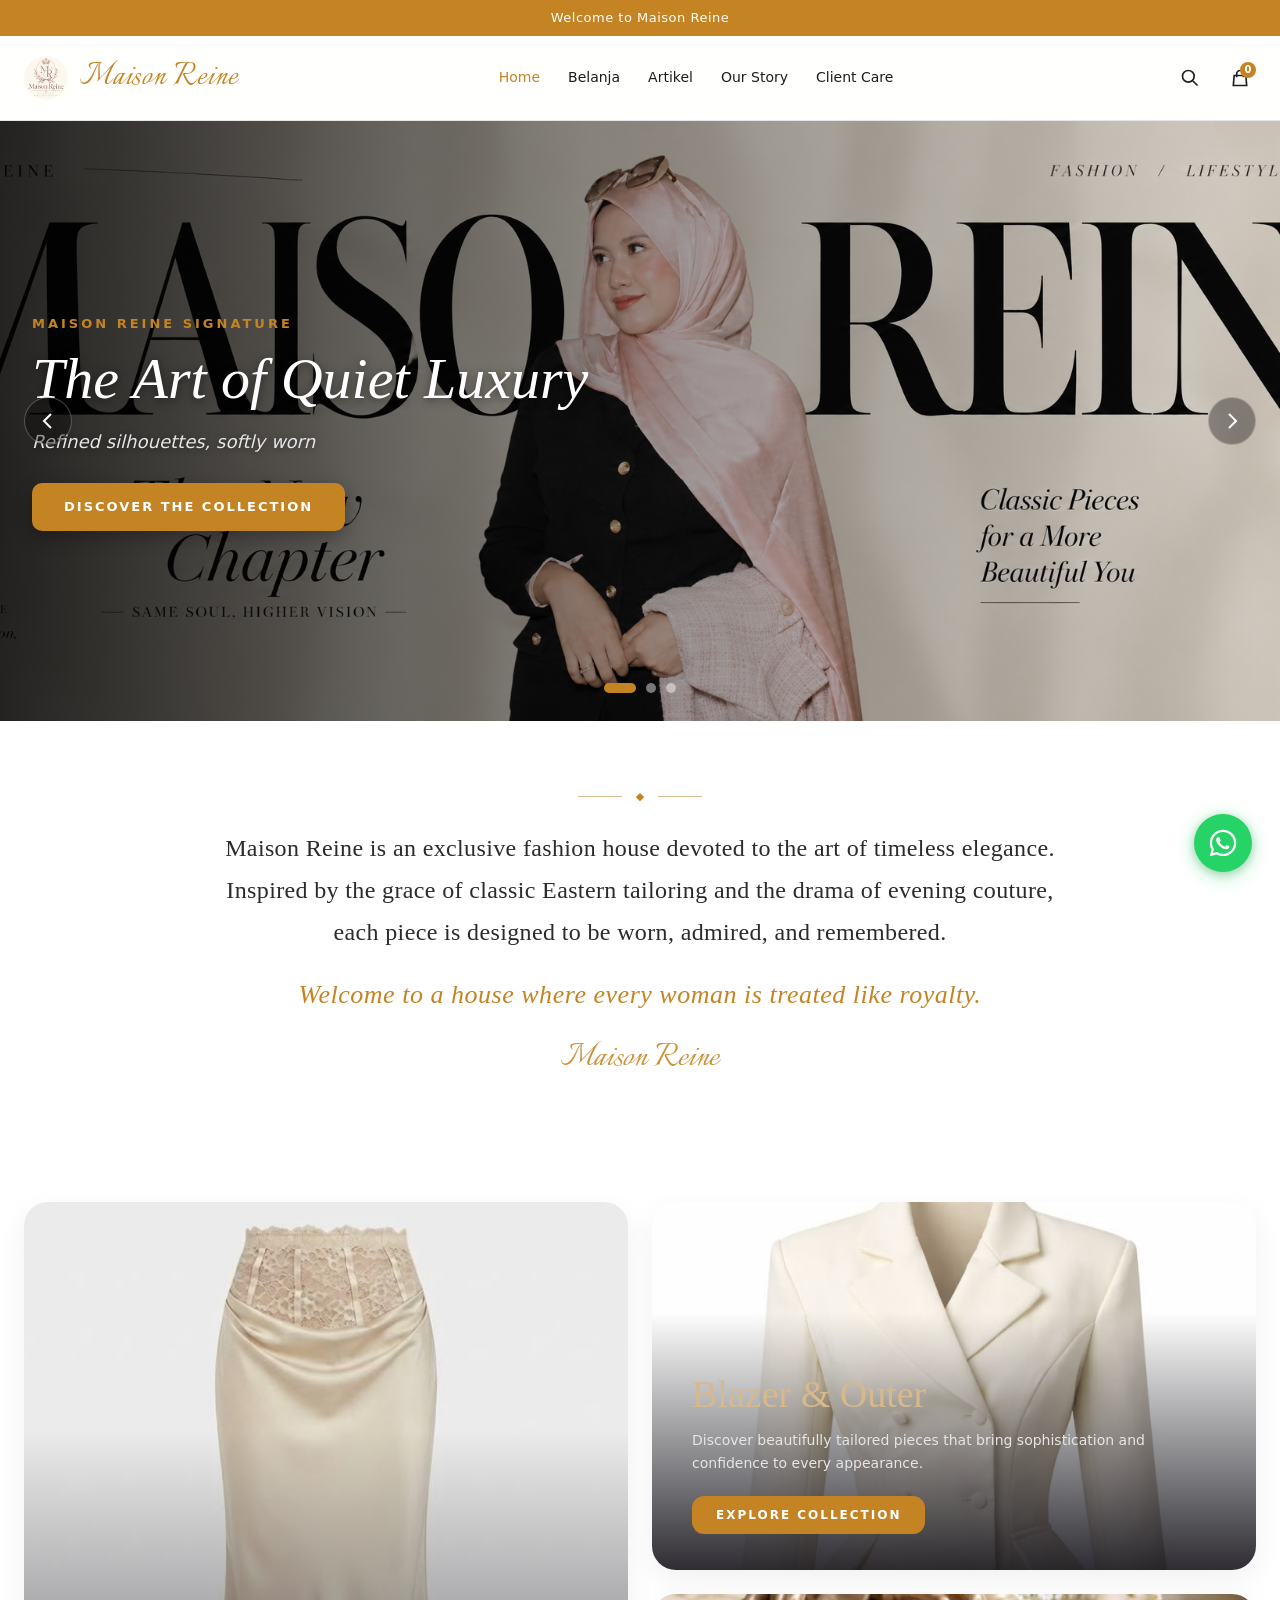
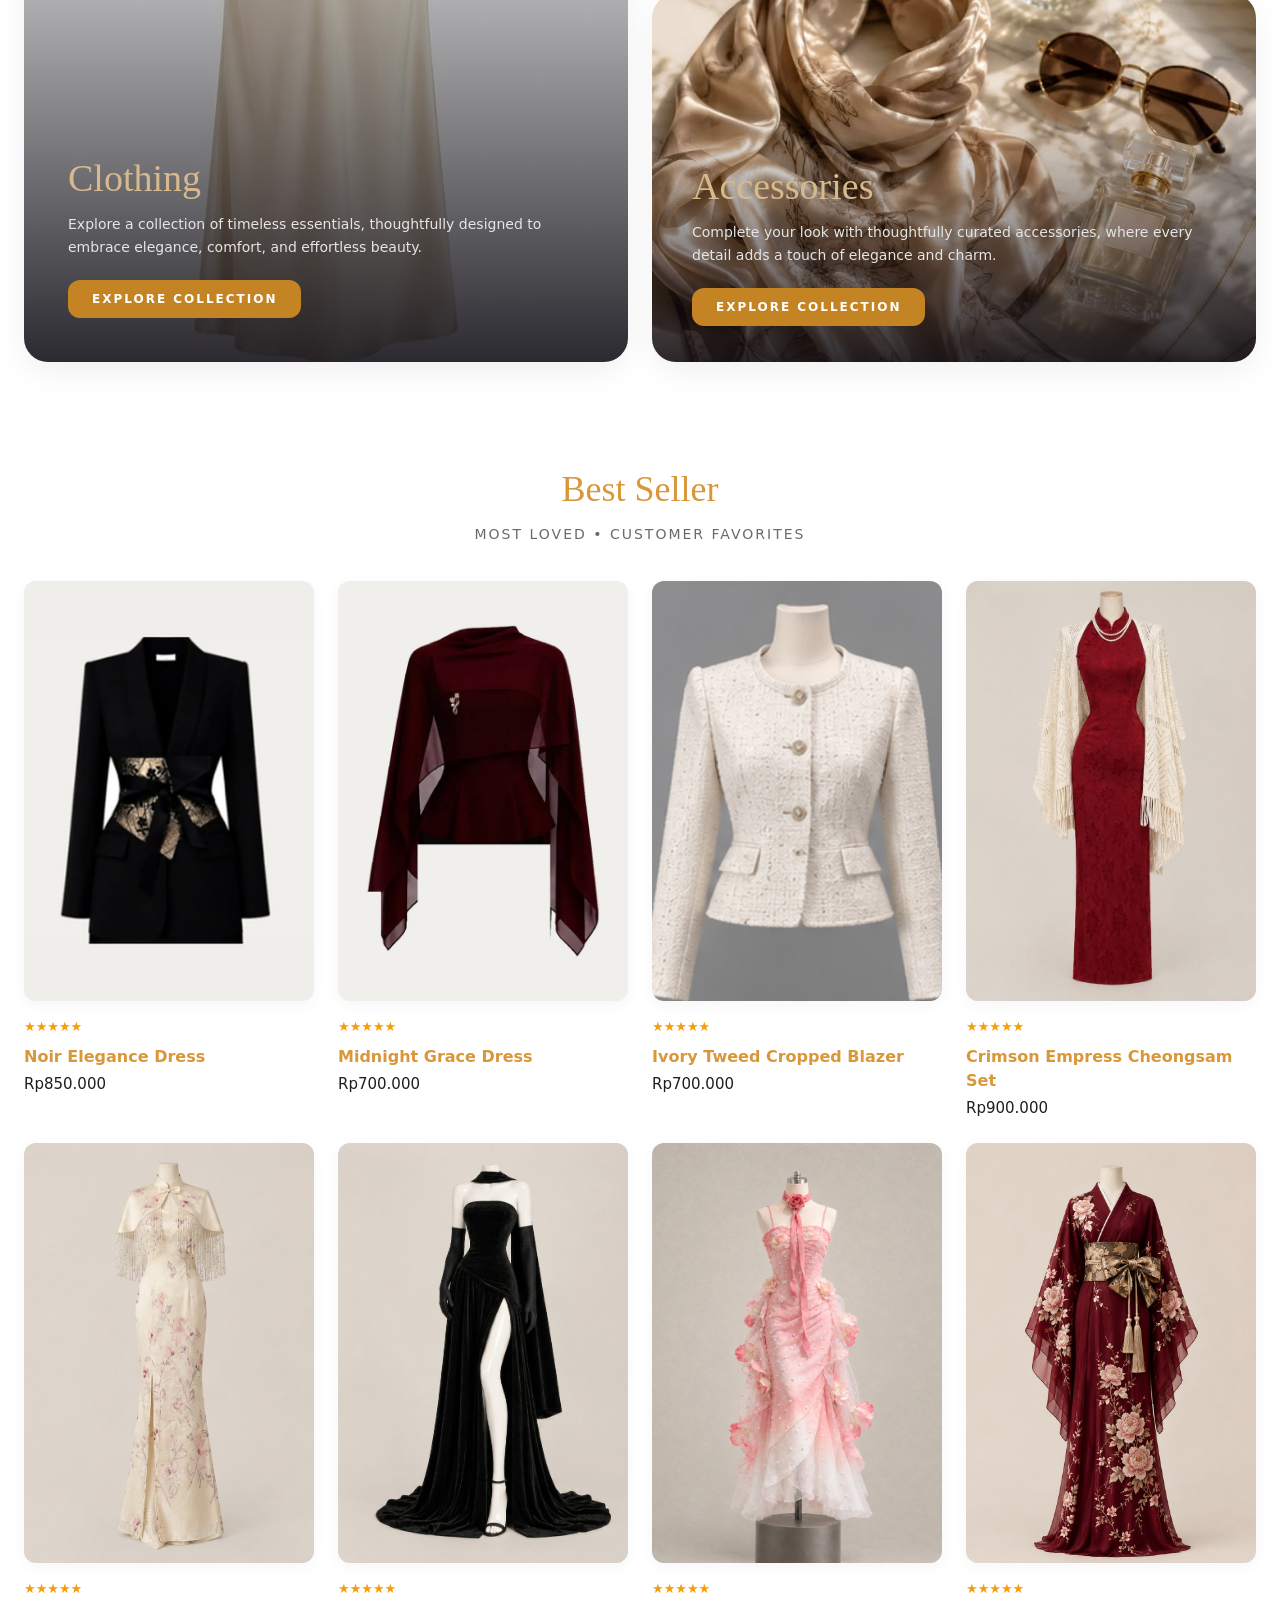
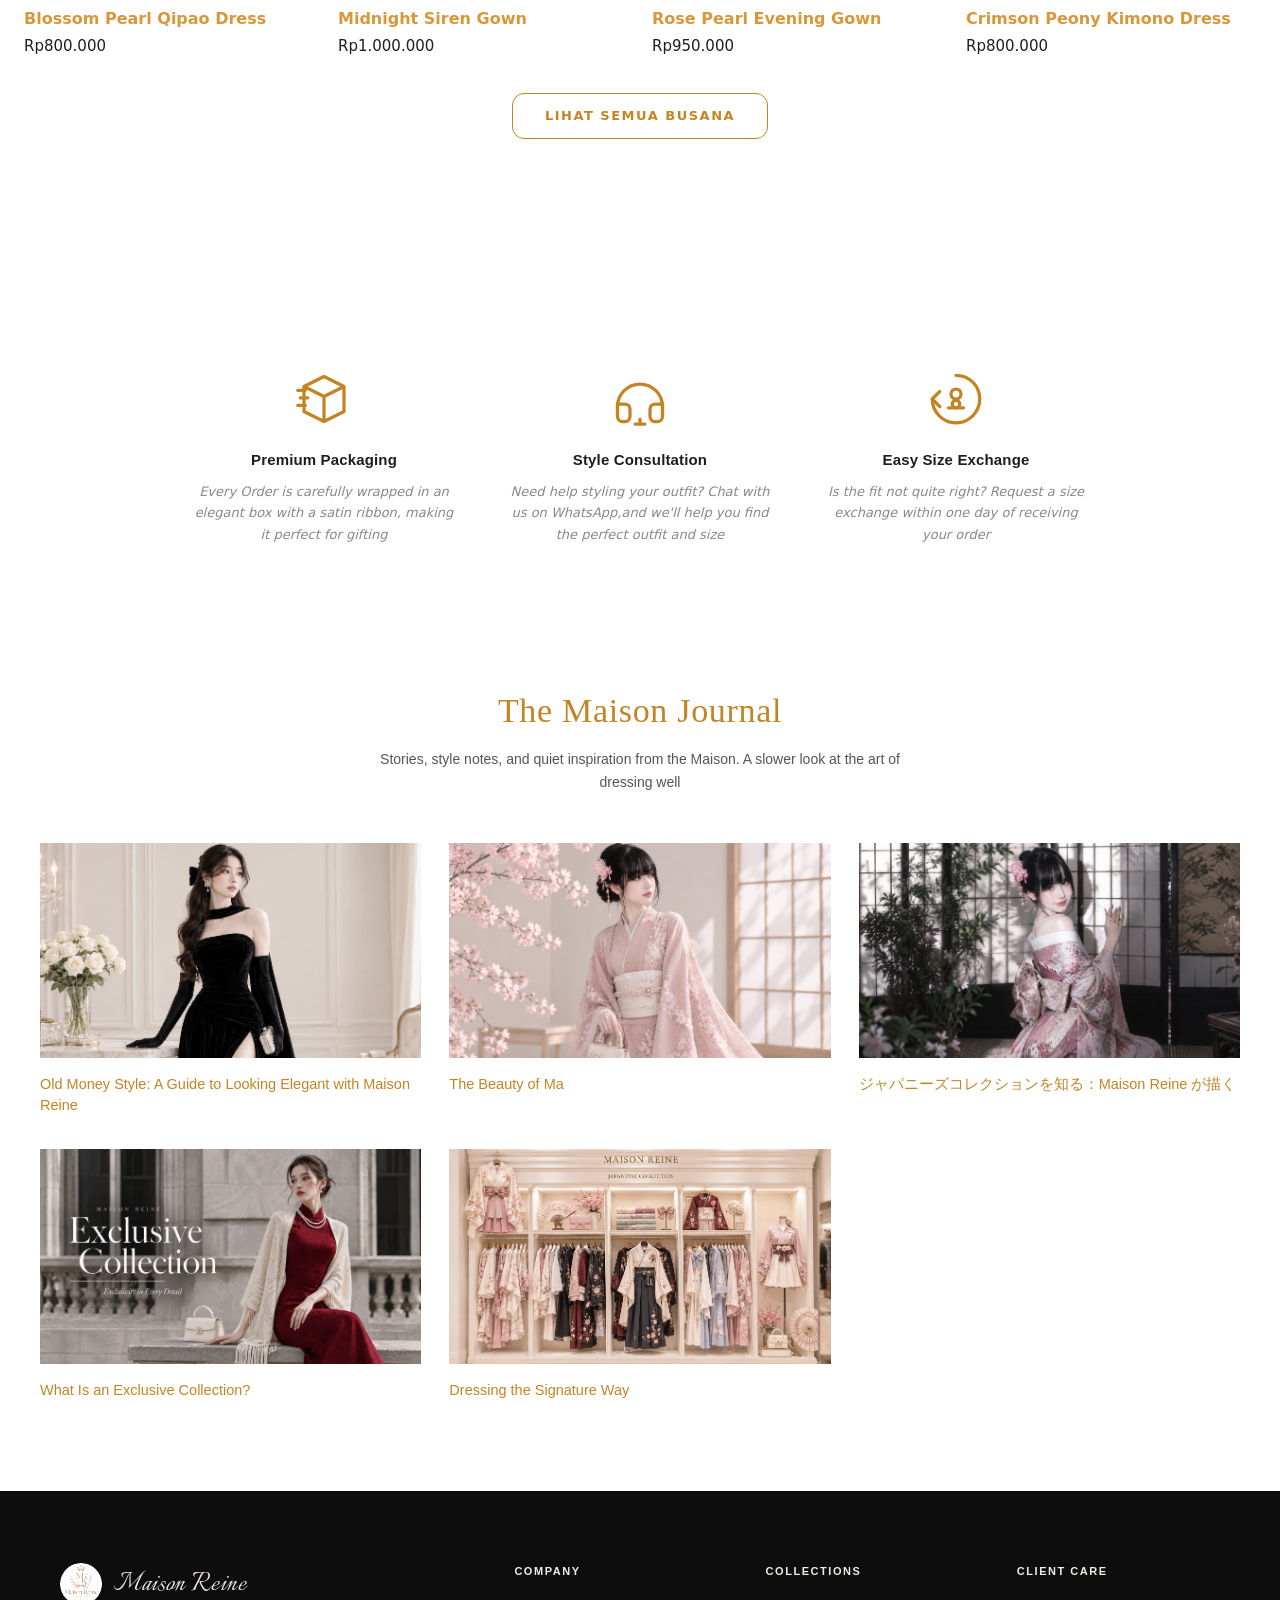
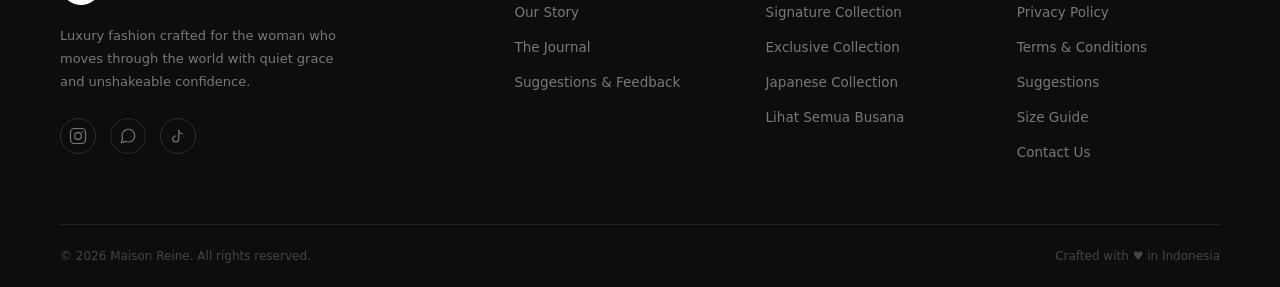
<file: index.html>
<!DOCTYPE html>
<html lang="id">
<head>
  <meta charset="UTF-8" />
  <meta name="viewport" content="width=device-width, initial-scale=1.0" />
  <title>Maison Reine — The Art of Quiet Luxury</title>

<link rel="icon" type="image/png" href="assets/images/logo-clean.png" />

<link rel="preconnect" href="https://fonts.googleapis.com">
<link rel="preconnect" href="https://fonts.gstatic.com" crossorigin>
<link href="https://fonts.googleapis.com/css2?family=Italianno&display=swap" rel="stylesheet">

<link rel="stylesheet" href="assets/css/pure.css" />
</head>
<body>

<div class="top-announcement">
    Welcome to Maison Reine
  </div>

<header class="site-header">
    <div class="header-container">

<a href="index.html" class="brand-wrapper">
        <img src="assets/images/logo-clean.png" alt="Maison Reine" class="brand-logo" />
        <span class="brand-title">Maison Reine</span>
      </a>

<nav class="desktop-nav">
  <a href="index.html" class="nav-link active">Home</a>
  <a href="belanja.html" class="nav-link">Belanja</a>
  <a href="journal.html" class="nav-link">Artikel</a>
  <a href="our-story.html" class="nav-link">Our Story</a>
  <a href="client-care.html" class="nav-link">Client Care</a>
</nav>

<div class="header-actions">
        <div class="search-box">
          <input type="text" class="search-input" id="pure-search-input" placeholder="Search curated piece..." />
          <button type="button" class="icon-btn" id="pure-search-btn" aria-label="Search">
            <svg width="20" height="20" fill="none" stroke="currentColor" stroke-width="2" viewBox="0 0 24 24"><path d="M21 21l-6-6m2-5a7 7 0 11-14 0 7 7 0 0114 0z"/></svg>
          </button>
        </div>

        <a href="keranjang.html" class="icon-btn" aria-label="Cart">
          <svg width="20" height="20" fill="none" stroke="currentColor" stroke-width="2" viewBox="0 0 24 24"><path d="M16 11V7a4 4 0 00-8 0v4M5 9h14l1 12H4L5 9z"/></svg>
          <span class="cart-badge" id="cart-counter">0</span>
        </a>
      </div>

    </div>
  </header>

<section class="hero-slider-section" id="hero-slider">

<div class="hero-slider-track" id="slider-track">

<div class="hero-slide-item">
        <img src="assets/images/hero-slide-1.png" alt="Maison Reine Signature" class="hero-bg-img" />
        <div class="hero-overlay-dark-left"></div>
        
        <div class="hero-content-wrapper align-left">
          <div class="hero-textbox text-left">
            <span class="hero-tag">Maison Reine Signature</span>
            <h1 class="hero-heading">The Art of Quiet Luxury</h1>
            <p class="hero-subtext">Refined silhouettes, softly worn</p>
            <a href="#signature-collection" class="hero-btn">Discover the Collection</a>
          </div>
        </div>
      </div>

<div class="hero-slide-item">
        <img src="assets/images/hero-slide-2.png" alt="Japanese Heritage" class="hero-bg-img" />
        <div class="hero-overlay-dark-right"></div>
        
        <div class="hero-content-wrapper align-right">
          <div class="hero-textbox text-right">
            <span class="hero-tag">Japanese Heritage</span>
            <h1 class="hero-heading">The Beauty of Stillness</h1>
            <p class="hero-subtext">Kimono-inspired pieces, made softly and made to last</p>
            <a href="#japanese-collection" class="hero-btn">Explore the Kimono</a>
          </div>
        </div>
      </div>

<div class="hero-slide-item">
        <img src="assets/images/hero-slide-3.png" alt="Rare & Refined" class="hero-bg-img" />
        <div class="hero-overlay-dark-left"></div>
        
        <div class="hero-content-wrapper align-left">
          <div class="hero-textbox text-left">
            <span class="hero-tag">Rare &amp; Refined</span>
            <h1 class="hero-heading">The Art of Detail</h1>
            <p class="hero-subtext">Pearl, lace, and ribbon, composed with patience.</p>
            <a href="#exclusive-collection" class="hero-btn">View Limited Edition</a>
          </div>
        </div>
      </div>

    </div>

<button class="carousel-arrow prev" id="slide-prev" aria-label="Previous">
      <svg width="24" height="24" fill="none" stroke="currentColor" stroke-width="2" viewBox="0 0 24 24"><path d="M15 19l-7-7 7-7"/></svg>
    </button>
    <button class="carousel-arrow next" id="slide-next" aria-label="Next">
      <svg width="24" height="24" fill="none" stroke="currentColor" stroke-width="2" viewBox="0 0 24 24"><path d="M9 5l7 7-7 7"/></svg>
    </button>

<div class="carousel-dots-container">
      <div class="slider-dot active"></div>
      <div class="slider-dot"></div>
      <div class="slider-dot"></div>
    </div>

  </section>

  <!-- Brand Intro Manifesto Section -->
  <section class="brand-intro-section" id="brand-manifesto">
    <div class="brand-intro-container">
      <div class="brand-intro-ornament">
        <span class="ornament-line"></span>
        <span class="ornament-diamond">&#9670;</span>
        <span class="ornament-line"></span>
      </div>
      <p class="brand-intro-text">
        Maison Reine is an exclusive fashion house devoted to the art of timeless elegance. Inspired by the grace of classic Eastern tailoring and the drama of evening couture, each piece is designed to be worn, admired, and remembered.
      </p>
      <p class="brand-intro-welcome">
        Welcome to a house where every woman is treated like royalty.
      </p>
      <div class="brand-intro-signature">
        <span class="brand-intro-script">Maison Reine</span>
      </div>
    </div>
  </section>

  <section class="category-section" id="categories">
    <div class="category-grid">

<div class="category-card-large">
        <img src="assets/images/category-clothing.jpg" alt="Maison Reine Clothing Collection" class="category-bg-img" />
        <div class="category-overlay"></div>
        
        <div class="category-content">
          <h2 class="category-title">Clothing</h2>
          <p class="category-desc">
            Explore a collection of timeless essentials, thoughtfully designed to embrace elegance, comfort, and effortless beauty.
          </p>
          <a href="#signature-collection" class="category-btn">EXPLORE COLLECTION</a>
        </div>
      </div>

<div class="category-column-stacked">

<div class="category-card-small">
          <img src="assets/images/category-blazer.jpg" alt="Blazer and Outer" class="category-bg-img" />
          <div class="category-overlay"></div>
          
          <div class="category-content">
            <h2 class="category-title">Blazer &amp; Outer</h2>
            <p class="category-desc">
              Discover beautifully tailored pieces that bring sophistication and confidence to every appearance.
            </p>
            <a href="#exclusive-collection" class="category-btn">EXPLORE COLLECTION</a>
          </div>
        </div>

<div class="category-card-small">
          <img src="assets/images/category-accessories.jpg" alt="Curated Accessories" class="category-bg-img" />
          <div class="category-overlay"></div>
          
          <div class="category-content">
            <h2 class="category-title">Accessories</h2>
            <p class="category-desc">
              Complete your look with thoughtfully curated accessories, where every detail adds a touch of elegance and charm.
            </p>
            <a href="#accessories-collection" class="category-btn">EXPLORE COLLECTION</a>
          </div>
        </div>

      </div>

    </div>
  </section>

<section class="collections-container">

<div class="collection-block" id="best-seller">
      <div class="collection-header">
        <h2 class="collection-title">Best Seller</h2>
        <p class="collection-subtitle">Most Loved &bull; Customer Favorites</p>
      </div>

      <div class="products-grid">
        <div class="product-card">
          <div class="product-image-box">
            <a class="product-img-link" href="detail.html?produk=noir-elegance-dress"><img src="assets/images/prod-noir-elegance.jpg" alt="Noir Elegance Dress" class="product-img" /></a>
          </div>
          <div class="product-meta">
            <div class="product-rating"><span class="star-icon">&#9733;&#9733;&#9733;&#9733;&#9733;</span></div>
            <a href="detail.html?produk=noir-elegance-dress" class="product-name">Noir Elegance Dress</a>
            <span class="product-price">Rp850.000</span>
          </div>
        </div>
        <div class="product-card">
          <div class="product-image-box">
            <a class="product-img-link" href="detail.html?produk=midnight-grace-dress"><img src="assets/images/prod-midnight-grace.png" alt="Midnight Grace Dress" class="product-img" /></a>
          </div>
          <div class="product-meta">
            <div class="product-rating"><span class="star-icon">&#9733;&#9733;&#9733;&#9733;&#9733;</span></div>
            <a href="detail.html?produk=midnight-grace-dress" class="product-name">Midnight Grace Dress</a>
            <span class="product-price">Rp700.000</span>
          </div>
        </div>
        <div class="product-card">
          <div class="product-image-box">
            <a class="product-img-link" href="detail.html?produk=ivory-tweed-cropped-blazer"><img src="Katalog/SIgnature/Blazzer/Blazer_01.png" alt="Ivory Tweed Cropped Blazer" class="product-img" /></a>
          </div>
          <div class="product-meta">
            <div class="product-rating"><span class="star-icon">&#9733;&#9733;&#9733;&#9733;&#9733;</span></div>
            <a href="detail.html?produk=ivory-tweed-cropped-blazer" class="product-name">Ivory Tweed Cropped Blazer</a>
            <span class="product-price">Rp700.000</span>
          </div>
        </div>
        <div class="product-card">
          <div class="product-image-box">
            <a class="product-img-link" href="detail.html?produk=crimson-empress-cheongsam-set"><img src="assets/images/prod-crimson-empress.jpg" alt="Crimson Empress Cheongsam Set" class="product-img" /></a>
          </div>
          <div class="product-meta">
            <div class="product-rating"><span class="star-icon">&#9733;&#9733;&#9733;&#9733;&#9733;</span></div>
            <a href="detail.html?produk=crimson-empress-cheongsam-set" class="product-name">Crimson Empress Cheongsam Set</a>
            <span class="product-price">Rp900.000</span>
          </div>
        </div>
        <div class="product-card">
          <div class="product-image-box">
            <a class="product-img-link" href="detail.html?produk=blossom-pearl-qipao-dress"><img src="assets/images/prod-blossom-pearl.jpg" alt="Blossom Pearl Qipao Dress" class="product-img" /></a>
          </div>
          <div class="product-meta">
            <div class="product-rating"><span class="star-icon">&#9733;&#9733;&#9733;&#9733;&#9733;</span></div>
            <a href="detail.html?produk=blossom-pearl-qipao-dress" class="product-name">Blossom Pearl Qipao Dress</a>
            <span class="product-price">Rp800.000</span>
          </div>
        </div>
        <div class="product-card">
          <div class="product-image-box">
            <a class="product-img-link" href="detail.html?produk=midnight-siren-gown"><img src="assets/images/prod-midnight-siren.jpg" alt="Midnight Siren Gown" class="product-img" /></a>
          </div>
          <div class="product-meta">
            <div class="product-rating"><span class="star-icon">&#9733;&#9733;&#9733;&#9733;&#9733;</span></div>
            <a href="detail.html?produk=midnight-siren-gown" class="product-name">Midnight Siren Gown</a>
            <span class="product-price">Rp1.000.000</span>
          </div>
        </div>
        <div class="product-card">
          <div class="product-image-box">
            <a class="product-img-link" href="detail.html?produk=rose-pearl-evening-gown"><img src="assets/images/prod-rose-pearl.png" alt="Rose Pearl Evening Gown" class="product-img" /></a>
          </div>
          <div class="product-meta">
            <div class="product-rating"><span class="star-icon">&#9733;&#9733;&#9733;&#9733;&#9733;</span></div>
            <a href="detail.html?produk=rose-pearl-evening-gown" class="product-name">Rose Pearl Evening Gown</a>
            <span class="product-price">Rp950.000</span>
          </div>
        </div>
        <div class="product-card">
          <div class="product-image-box">
            <a class="product-img-link" href="detail.html?produk=crimson-peony-kimono-dress"><img src="Katalog/Japanese/Kimono/Crimson%20Peony%20Kimono%20Dress.png" alt="Crimson Peony Kimono Dress" class="product-img" /></a>
          </div>
          <div class="product-meta">
            <div class="product-rating"><span class="star-icon">&#9733;&#9733;&#9733;&#9733;&#9733;</span></div>
            <a href="detail.html?produk=crimson-peony-kimono-dress" class="product-name">Crimson Peony Kimono Dress</a>
            <span class="product-price">Rp800.000</span>
          </div>
        </div>
      </div>

      <div class="collection-footer">
        <a href="belanja.html" class="btn-explore-collection">Lihat Semua Busana</a>
      </div>
    </div>

  </section>

  <section class="value-badges-section">
    <div class="value-badges-wrapper">

      <div class="value-badge-item">
        <svg class="badge-icon" width="60" height="60" fill="none" stroke="#c58423" stroke-width="1.3" viewBox="0 0 24 24">
          <path stroke-linecap="round" stroke-linejoin="round" d="M20 7l-8-4-8 4m16 0l-8 4m8-4v10l-8 4m0-10L4 7m8 4v10M4 7v10l8 4"/>
          <line x1="2.5" y1="11.5" x2="5.5" y2="11.5" stroke-linecap="round"/>
          <line x1="1.5" y1="8.5" x2="4.5" y2="8.5" stroke-linecap="round"/>
          <line x1="1.5" y1="14.5" x2="4.5" y2="14.5" stroke-linecap="round"/>
        </svg>
        <h4 class="badge-title">Premium Packaging</h4>
        <p class="badge-desc">Every Order is carefully wrapped in an elegant box with a satin ribbon, making it perfect for gifting</p>
      </div>

      <div class="value-badge-item">
        <svg class="badge-icon" width="60" height="60" fill="none" stroke="#c58423" stroke-width="1.3" viewBox="0 0 24 24">
          <path stroke-linecap="round" stroke-linejoin="round" d="M3 18v-3a9 9 0 0118 0v3"/>
          <path stroke-linecap="round" stroke-linejoin="round" d="M21 19a2 2 0 01-2 2h-1a2 2 0 01-2-2v-3a2 2 0 012-2h3zM3 19a2 2 0 002 2h1a2 2 0 002-2v-3a2 2 0 00-2-2H3z"/>
          <line x1="12" y1="20" x2="12" y2="22" stroke-linecap="round"/>
          <line x1="10" y1="22" x2="14" y2="22" stroke-linecap="round"/>
        </svg>
        <h4 class="badge-title">Style Consultation</h4>
        <p class="badge-desc">Need help styling your outfit? Chat with us on WhatsApp,and we'll help you find the perfect outfit and size</p>
      </div>

      <div class="value-badge-item">
        <svg class="badge-icon" width="60" height="60" fill="none" stroke="#c58423" stroke-width="1.3" viewBox="0 0 24 24">
          <path stroke-linecap="round" stroke-linejoin="round" d="M2.5 12a9.5 9.5 0 109.5-9.5"/>
          <path stroke-linecap="round" stroke-linejoin="round" d="M2.5 12l3-3m-3 3l3 3"/>
          <circle cx="12" cy="10" r="2" stroke-linecap="round"/>
          <path stroke-linecap="round" d="M9 15.5h6"/>
          <circle cx="12" cy="14" r="1.5" stroke-linecap="round"/>
        </svg>
        <h4 class="badge-title">Easy Size Exchange</h4>
        <p class="badge-desc">Is the fit not quite right? Request a size exchange within one day of receiving your order</p>
      </div>

    </div>
  </section>

  <section class="journal-section" id="journal">
    <div class="journal-inner">
      <div class="journal-header">
        <h2 class="journal-main-title">The Maison Journal</h2>
        <p class="journal-subtitle">
          Stories, style notes, and quiet inspiration from the Maison. A slower look at the art of<br />dressing well
        </p>
      </div>

      <div class="journal-grid">
        <article class="journal-card">
          <a href="artikel.html?artikel=old-money" class="journal-card-link">
            <div class="journal-img-wrap">
              <img src="assets/images/Black Velvet Couture Atelier.png" alt="Old Money Style: A Guide to Looking Elegant with Maison Reine" class="journal-img" />
            </div>
            <div class="journal-body">
              <h3 class="journal-title">Old Money Style: A Guide to Looking Elegant with Maison Reine</h3>
            </div>
          </a>
        </article>

        <article class="journal-card">
          <a href="artikel.html?artikel=beauty-of-ma" class="journal-card-link">
            <div class="journal-img-wrap">
              <img src="assets/images/journal-2.png" alt="The Beauty of Ma" class="journal-img" />
            </div>
            <div class="journal-body">
              <h3 class="journal-title">The Beauty of Ma</h3>
            </div>
          </a>
        </article>

        <article class="journal-card">
          <a href="artikel.html?artikel=japanese-collection" class="journal-card-link">
            <div class="journal-img-wrap">
              <img src="assets/images/journal-3.png" alt="ジャパニーズコレクションを知る：Maison Reine が描く" class="journal-img" />
            </div>
            <div class="journal-body">
              <h3 class="journal-title">ジャパニーズコレクションを知る：Maison Reine が描く</h3>
            </div>
          </a>
        </article>

        <article class="journal-card">
          <a href="what-is-an-exclusive-collection.html" class="journal-card-link">
            <div class="journal-img-wrap">
              <img src="assets/images/journal-4.png" alt="What Is an Exclusive Collection?" class="journal-img" />
            </div>
            <div class="journal-body">
              <h3 class="journal-title">What Is an Exclusive Collection?</h3>
            </div>
          </a>
        </article>

        <article class="journal-card">
          <a href="artikel.html?artikel=signature-way" class="journal-card-link">
            <div class="journal-img-wrap">
              <img src="assets/images/journal-5.png" alt="Dressing the Signature Way" class="journal-img" />
            </div>
            <div class="journal-body">
              <h3 class="journal-title">Dressing the Signature Way</h3>
            </div>
          </a>
        </article>
      </div>
    </div>
  </section>

  <footer class="site-footer" id="footer">
    <div class="footer-inner">
      <div class="footer-top">

        <div class="footer-col footer-col--brand">
          <div class="footer-logo-wrap">
            <img src="assets/images/logo-clean.png" alt="Maison Reine" class="footer-logo" />
            <span class="footer-brand-name">Maison Reine</span>
          </div>
          <p class="footer-tagline">Luxury fashion crafted for the woman who moves through the world with quiet grace and unshakeable confidence.</p>
          <div class="footer-socials">
            <a href="#" aria-label="Instagram" class="footer-social-link">
              <svg width="18" height="18" fill="none" stroke="currentColor" stroke-width="1.6" viewBox="0 0 24 24"><rect x="2" y="2" width="20" height="20" rx="5"/><circle cx="12" cy="12" r="4.5"/><circle cx="17.5" cy="6.5" r="1" fill="currentColor" stroke="none"/></svg>
            </a>
            <a href="https://wa.me/62882007282358" target="_blank" rel="noopener noreferrer" aria-label="WhatsApp" class="footer-social-link">
              <svg width="18" height="18" fill="none" stroke="currentColor" stroke-width="1.6" viewBox="0 0 24 24"><path stroke-linecap="round" stroke-linejoin="round" d="M21 11.5a8.38 8.38 0 01-.9 3.8 8.5 8.5 0 01-7.6 4.7 8.38 8.38 0 01-3.8-.9L3 21l1.9-5.7a8.38 8.38 0 01-.9-3.8 8.5 8.5 0 014.7-7.6 8.38 8.38 0 013.8-.9h.5a8.48 8.48 0 018 8v.5z"/></svg>
            </a>
            <a href="#" aria-label="TikTok" class="footer-social-link">
              <svg width="18" height="18" fill="none" stroke="currentColor" stroke-width="1.6" viewBox="0 0 24 24"><path stroke-linecap="round" stroke-linejoin="round" d="M9 12a4 4 0 104 4V4a5 5 0 005 5"/></svg>
            </a>
          </div>
        </div>

        <div class="footer-col">
          <h5 class="footer-col-title">Company</h5>
          <ul class="footer-links">
            <li><a href="our-story.html">Our Story</a></li>
            <li><a href="journal.html">The Journal</a></li>
            <li><a href="feedback.html">Suggestions &amp; Feedback</a></li>
          </ul>
        </div>

        <div class="footer-col">
          <h5 class="footer-col-title">Collections</h5>
          <ul class="footer-links">
            <li><a href="belanja.html?collection=signature">Signature Collection</a></li>
            <li><a href="belanja.html?collection=exclusive">Exclusive Collection</a></li>
            <li><a href="belanja.html?collection=japanese">Japanese Collection</a></li>
            <li><a href="belanja.html">Lihat Semua Busana</a></li>
          </ul>
        </div>

        <div class="footer-col">
          <h5 class="footer-col-title">Client Care</h5>
          <ul class="footer-links">
            <li><a href="privacy-policy.html">Privacy Policy</a></li>
            <li><a href="client-care.html">Terms &amp; Conditions</a></li>
            <li><a href="feedback.html">Suggestions</a></li>
            <li><a href="#">Size Guide</a></li>
            <li><a href="#">Contact Us</a></li>
          </ul>
        </div>

      </div>

      <div class="footer-bottom">
        <p class="footer-copy">&copy; 2026 Maison Reine. All rights reserved.</p>
        <p class="footer-copy footer-copy--right">Crafted with &hearts; in Indonesia</p>
      </div>
    </div>
  </footer>

<div class="toast-notice" id="cart-toast">
    <svg width="20" height="20" fill="none" stroke="#22c55e" stroke-width="2" viewBox="0 0 24 24"><path d="M5 13l4 4L19 7"/></svg>
    <span id="toast-text">Item added to cart!</span>
  </div>

<script>
    // Keranjang dikosongkan saat halaman di-refresh (tetap tersimpan saat pindah halaman biasa)
    try { if (performance.getEntriesByType('navigation')[0].type === 'reload') localStorage.removeItem('maison_reine_cart'); } catch (e) {}
    let cart = JSON.parse(localStorage.getItem('maison_reine_cart') || '[]');
    const cartBadge = document.getElementById('cart-counter');
    const toast = document.getElementById('cart-toast');
    const toastText = document.getElementById('toast-text');

    function updateCartUI() {
      if (cartBadge) {
        cartBadge.textContent = cart.length;
      }
    }
    updateCartUI();

    function addToCart(name, price) {
      cart.push({ name, price, date: new Date().toISOString() });
      localStorage.setItem('maison_reine_cart', JSON.stringify(cart));
      updateCartUI();

      if (toast) {
        toastText.textContent = `${name} added to cart!`;
        toast.classList.add('show');
        setTimeout(() => toast.classList.remove('show'), 2500);
      }
    }

    document.addEventListener('DOMContentLoaded', () => {
      // Search Toggle
      const sBtn = document.getElementById('pure-search-btn');
      const sInput = document.getElementById('pure-search-input');
      if (sBtn && sInput) {
        sBtn.addEventListener('click', (e) => {
          e.preventDefault();
          e.stopPropagation();
          sInput.classList.toggle('active');
          if (sInput.classList.contains('active')) {
            sInput.focus();
          }
        });
        document.addEventListener('click', (e) => {
          if (!sBtn.contains(e.target) && !sInput.contains(e.target)) {
            sInput.classList.remove('active');
          }
        });
        sInput.addEventListener('keydown', (e) => {
          if (e.key === 'Enter') {
            e.preventDefault();
            const query = sInput.value.trim().toLowerCase();
            if (query) {
              window.location.href = 'index.html#category-discover';
            }
          }
        });
      }

      // Horizontal Slider Engine
      const track = document.getElementById('slider-track');
      const dots = document.querySelectorAll('.slider-dot');
      const btnPrev = document.getElementById('slide-prev');
      const btnNext = document.getElementById('slide-next');
      const totalSlides = 3;
      let current = 0;
      let timer = null;

      function updateSlide(index) {
        current = (index + totalSlides) % totalSlides;
        track.style.transform = `translateX(-${current * 100}%)`;

        dots.forEach((dot, idx) => {
          if (idx === current) {
            dot.classList.add('active');
          } else {
            dot.classList.remove('active');
          }
        });
      }

      function nextSlide() { updateSlide(current + 1); }
      function prevSlide() { updateSlide(current - 1); }

      btnNext.addEventListener('click', () => { nextSlide(); resetTimer(); });
      btnPrev.addEventListener('click', () => { prevSlide(); resetTimer(); });

      dots.forEach((dot, idx) => {
        dot.addEventListener('click', () => { updateSlide(idx); resetTimer(); });
      });

      function startTimer() { 
        timer = setInterval(nextSlide, 5000); 
      }
      function resetTimer() { 
        clearInterval(timer); 
        startTimer(); 
      }

      const hero = document.getElementById('hero-slider');
      hero.addEventListener('mouseenter', () => clearInterval(timer));
      hero.addEventListener('mouseleave', startTimer);

      startTimer();
    });
  </script>
  <!-- Floating WhatsApp Button -->
  <a href="https://wa.me/62882007282358" class="floating-whatsapp" target="_blank" rel="noopener noreferrer" aria-label="Chat WhatsApp +62882007282358">
    <span class="floating-whatsapp-tooltip">Chat with us</span>
    <svg viewBox="0 0 24 24" aria-hidden="true">
      <path fill-rule="evenodd" clip-rule="evenodd" d="M12.04 2C6.58 2 2.13 6.45 2.13 11.91C2.13 13.66 2.59 15.36 3.45 16.86L2.05 22L7.3 20.62C8.75 21.41 10.38 21.83 12.04 21.83C17.5 21.83 21.95 17.38 21.95 11.92C21.95 9.27 20.92 6.78 19.05 4.91C17.18 3.03 14.69 2 12.04 2ZM12.04 20.06C10.55 20.06 9.1 19.66 7.84 18.91L7.54 18.73L4.42 19.55L5.25 16.51L5.05 16.2C4.24 14.91 3.82 13.43 3.82 11.91C3.82 7.38 7.51 3.69 12.04 3.69C14.24 3.69 16.31 4.55 17.86 6.1C19.42 7.66 20.27 9.72 20.27 11.92C20.28 16.45 16.58 20.06 12.04 20.06ZM16.6 14.34C16.35 14.22 15.15 13.63 14.93 13.55C14.71 13.47 14.54 13.43 14.38 13.67C14.22 13.91 13.75 14.46 13.61 14.62C13.47 14.78 13.33 14.8 13.09 14.68C12.85 14.56 11.83 14.2 10.9 13.37C10.18 12.73 9.69 11.93 9.55 11.69C9.41 11.45 9.54 11.32 9.66 11.2C9.77 11.09 9.9 10.92 10.02 10.78C10.14 10.64 10.18 10.54 10.26 10.38C10.34 10.22 10.3 10.08 10.24 9.96C10.18 9.84 9.63 8.51 9.42 8.02C9.22 7.54 9.01 7.61 8.86 7.6H8.38C8.22 7.6 7.96 7.66 7.74 7.9C7.52 8.14 6.89 8.73 6.89 9.92C6.89 11.11 7.76 12.26 7.88 12.42C8 12.58 9.59 15.03 12.02 16.08C12.6 16.33 13.05 16.48 13.4 16.59C13.98 16.77 14.51 16.75 14.93 16.69C15.4 16.62 16.37 16.1 16.57 15.53C16.77 14.96 16.77 14.47 16.71 14.37C16.65 14.27 16.48 14.21 16.6 14.34Z"/>
    </svg>
  </a>
</body>
</html>
</file>
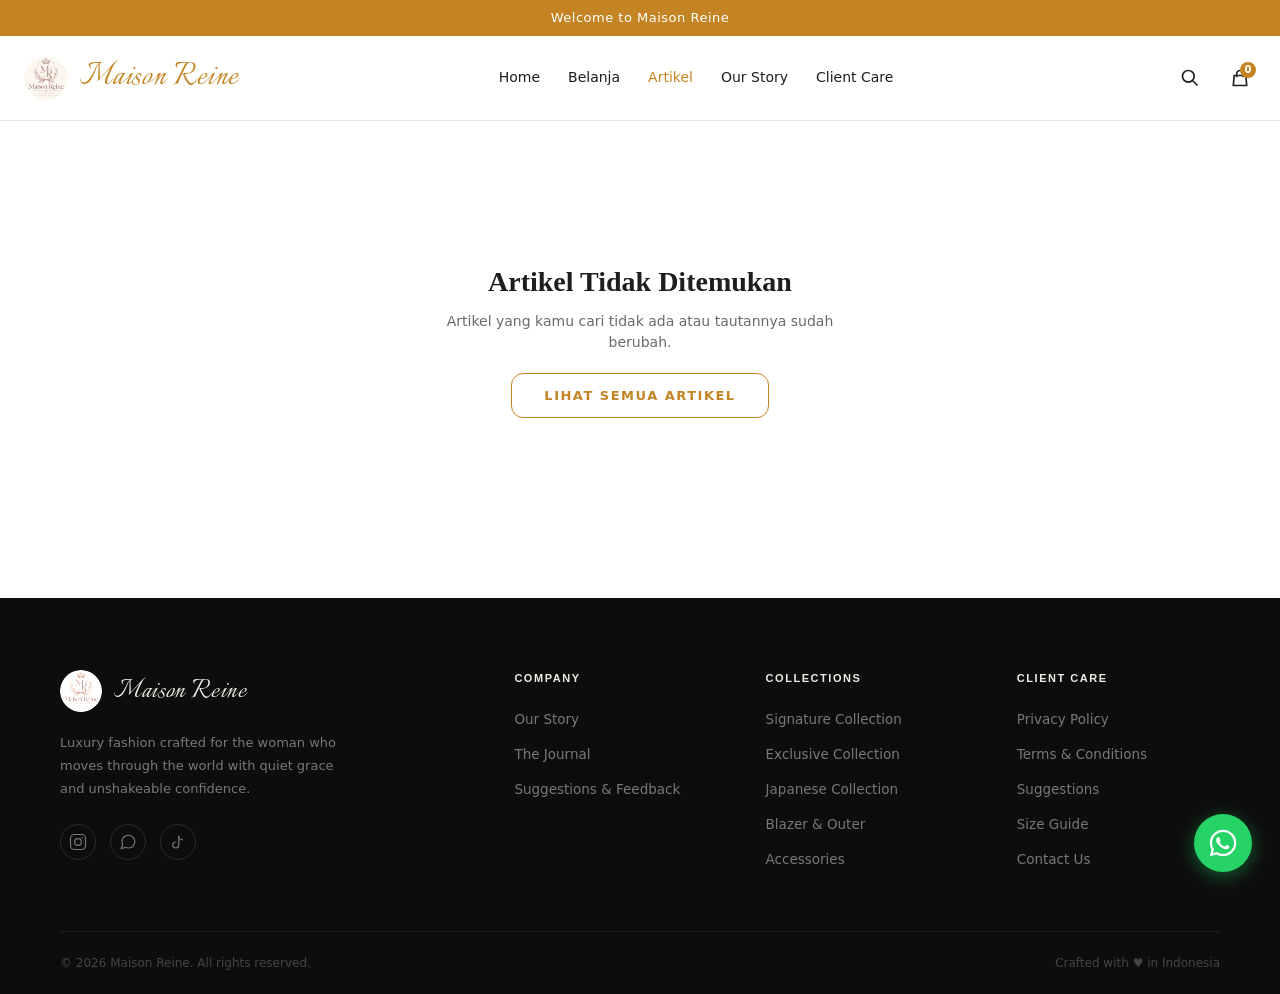
<file: artikel.html>
<!DOCTYPE html>
<html lang="id">
<head>
  <meta charset="UTF-8" />
  <meta name="viewport" content="width=device-width, initial-scale=1.0" />
  <title>Artikel — Maison Reine</title>

  <link rel="icon" type="image/png" href="assets/images/logo-clean.png" />

  <link rel="preconnect" href="https://fonts.googleapis.com">
  <link rel="preconnect" href="https://fonts.gstatic.com" crossorigin>
  <link href="https://fonts.googleapis.com/css2?family=Italianno&display=swap" rel="stylesheet">

  <link rel="stylesheet" href="assets/css/pure.css" />
</head>
<body>

  <div class="top-announcement">
    Welcome to Maison Reine
  </div>

  <header class="site-header">
    <div class="header-container">

      <a href="index.html" class="brand-wrapper">
        <img src="assets/images/logo-clean.png" alt="Maison Reine" class="brand-logo" />
        <span class="brand-title">Maison Reine</span>
      </a>

      <nav class="desktop-nav">
        <a href="index.html" class="nav-link">Home</a>
        <a href="belanja.html" class="nav-link">Belanja</a>
        <a href="journal.html" class="nav-link active">Artikel</a>
        <a href="our-story.html" class="nav-link">Our Story</a>
        <a href="client-care.html" class="nav-link">Client Care</a>
      </nav>

      <div class="header-actions">
        <div class="search-box">
          <input type="text" class="search-input" id="pure-search-input" placeholder="Search curated piece..." />
          <button class="icon-btn" id="pure-search-btn" aria-label="Search">
            <svg width="20" height="20" fill="none" stroke="currentColor" stroke-width="2" viewBox="0 0 24 24"><path d="M21 21l-6-6m2-5a7 7 0 11-14 0 7 7 0 0114 0z"/></svg>
          </button>
        </div>

        <a href="keranjang.html" class="icon-btn" aria-label="Cart">
          <svg width="20" height="20" fill="none" stroke="currentColor" stroke-width="2" viewBox="0 0 24 24"><path d="M16 11V7a4 4 0 00-8 0v4M5 9h14l1 12H4L5 9z"/></svg>
          <span class="cart-badge" id="cart-counter">0</span>
        </a>
      </div>

    </div>
  </header>

  <main class="page-container" id="article-main">
    <div class="story-content-wrap">
      <nav class="article-breadcrumb" aria-label="Breadcrumb">
        <a href="index.html">Home</a> &bull; <a href="journal.html">Journal</a> &bull; <span id="article-crumb">Artikel</span>
      </nav>

      <article class="journal-full-post" id="article-post">
        <div class="journal-post-header">
          <span class="post-tag" id="article-tag"></span>
          <h1 class="journal-post-title" id="article-title"></h1>
          <span class="post-meta" id="article-meta"></span>
        </div>
        <div class="journal-post-cover">
          <img src="assets/images/logo-clean.png" alt="" class="post-cover-img" id="article-cover" />
        </div>
        <div class="journal-post-body" id="article-body"></div>
      </article>

      <section class="related-section">
        <h2 class="related-title">Artikel Lainnya</h2>
        <div class="journal-grid" id="related-grid"></div>
      </section>
    </div>
  </main>

  <main class="page-container" id="article-empty" style="display: none;">
    <div class="shop-empty-state show">
      <h3 class="shop-empty-title">Artikel Tidak Ditemukan</h3>
      <p class="shop-empty-desc">Artikel yang kamu cari tidak ada atau tautannya sudah berubah.</p>
      <a href="journal.html" class="btn-explore-collection">Lihat Semua Artikel</a>
    </div>
  </main>

  <footer class="site-footer" id="footer">
    <div class="footer-inner">
      <div class="footer-top">

        <div class="footer-col footer-col--brand">
          <div class="footer-logo-wrap">
            <img src="assets/images/logo-clean.png" alt="Maison Reine" class="footer-logo" />
            <span class="footer-brand-name">Maison Reine</span>
          </div>
          <p class="footer-tagline">Luxury fashion crafted for the woman who moves through the world with quiet grace and unshakeable confidence.</p>
          <div class="footer-socials">
            <a href="#" aria-label="Instagram" class="footer-social-link">
              <svg width="18" height="18" fill="none" stroke="currentColor" stroke-width="1.6" viewBox="0 0 24 24"><rect x="2" y="2" width="20" height="20" rx="5"/><circle cx="12" cy="12" r="4.5"/><circle cx="17.5" cy="6.5" r="1" fill="currentColor" stroke="none"/></svg>
            </a>
            <a href="https://wa.me/62882007282358" target="_blank" rel="noopener noreferrer" aria-label="WhatsApp" class="footer-social-link">
              <svg width="18" height="18" fill="none" stroke="currentColor" stroke-width="1.6" viewBox="0 0 24 24"><path stroke-linecap="round" stroke-linejoin="round" d="M21 11.5a8.38 8.38 0 01-.9 3.8 8.5 8.5 0 01-7.6 4.7 8.38 8.38 0 01-3.8-.9L3 21l1.9-5.7a8.38 8.38 0 01-.9-3.8 8.5 8.5 0 014.7-7.6 8.38 8.38 0 013.8-.9h.5a8.48 8.48 0 018 8v.5z"/></svg>
            </a>
            <a href="#" aria-label="TikTok" class="footer-social-link">
              <svg width="18" height="18" fill="none" stroke="currentColor" stroke-width="1.6" viewBox="0 0 24 24"><path stroke-linecap="round" stroke-linejoin="round" d="M9 12a4 4 0 104 4V4a5 5 0 005 5"/></svg>
            </a>
          </div>
        </div>

        <div class="footer-col">
          <h5 class="footer-col-title">Company</h5>
          <ul class="footer-links">
            <li><a href="our-story.html">Our Story</a></li>
            <li><a href="journal.html">The Journal</a></li>
            <li><a href="feedback.html">Suggestions &amp; Feedback</a></li>
          </ul>
        </div>

        <div class="footer-col">
          <h5 class="footer-col-title">Collections</h5>
          <ul class="footer-links">
            <li><a href="belanja.html?collection=signature">Signature Collection</a></li>
            <li><a href="belanja.html?collection=exclusive">Exclusive Collection</a></li>
            <li><a href="belanja.html?collection=japanese">Japanese Collection</a></li>
            <li><a href="index.html#category-discover">Blazer &amp; Outer</a></li>
            <li><a href="index.html#category-discover">Accessories</a></li>
          </ul>
        </div>

        <div class="footer-col">
          <h5 class="footer-col-title">Client Care</h5>
          <ul class="footer-links">
            <li><a href="privacy-policy.html">Privacy Policy</a></li>
            <li><a href="client-care.html">Terms &amp; Conditions</a></li>
            <li><a href="feedback.html">Suggestions</a></li>
            <li><a href="#">Size Guide</a></li>
            <li><a href="#">Contact Us</a></li>
          </ul>
        </div>

      </div>

      <div class="footer-bottom">
        <p class="footer-copy">&copy; 2026 Maison Reine. All rights reserved.</p>
        <p class="footer-copy footer-copy--right">Crafted with &hearts; in Indonesia</p>
      </div>
    </div>
  </footer>

  <script>
    // Keranjang dikosongkan saat halaman di-refresh (tetap tersimpan saat pindah halaman biasa)
    try { if (performance.getEntriesByType('navigation')[0].type === 'reload') localStorage.removeItem('maison_reine_cart'); } catch (e) {}
    let cart = JSON.parse(localStorage.getItem('maison_reine_cart') || '[]');
    const cartBadge = document.getElementById('cart-counter');
    function updateCartUI() {
      if (cartBadge) {
        cartBadge.textContent = cart.length;
      }
    }
    updateCartUI();

    document.addEventListener('DOMContentLoaded', () => {
      const sBtn = document.getElementById('pure-search-btn');
      const sInput = document.getElementById('pure-search-input');
      if (sBtn && sInput) {
        sBtn.addEventListener('click', (e) => {
          e.preventDefault();
          e.stopPropagation();
          sInput.classList.toggle('active');
          if (sInput.classList.contains('active')) {
            sInput.focus();
          }
        });
        document.addEventListener('click', (e) => {
          if (!sBtn.contains(e.target) && !sInput.contains(e.target)) {
            sInput.classList.remove('active');
          }
        });
        sInput.addEventListener('keydown', (e) => {
          if (e.key === 'Enter') {
            e.preventDefault();
            const query = sInput.value.trim().toLowerCase();
            if (query) {
              window.location.href = 'index.html#category-discover';
            }
          }
        });
      }
    });
  </script>

  <!-- Floating WhatsApp Button -->
  <a href="https://wa.me/62882007282358" class="floating-whatsapp" target="_blank" rel="noopener noreferrer" aria-label="Chat WhatsApp +62882007282358">
    <span class="floating-whatsapp-tooltip">Chat with us</span>
    <svg viewBox="0 0 24 24" aria-hidden="true">
      <path fill-rule="evenodd" clip-rule="evenodd" d="M12.04 2C6.58 2 2.13 6.45 2.13 11.91C2.13 13.66 2.59 15.36 3.45 16.86L2.05 22L7.3 20.62C8.75 21.41 10.38 21.83 12.04 21.83C17.5 21.83 21.95 17.38 21.95 11.92C21.95 9.27 20.92 6.78 19.05 4.91C17.18 3.03 14.69 2 12.04 2ZM12.04 20.06C10.55 20.06 9.1 19.66 7.84 18.91L7.54 18.73L4.42 19.55L5.25 16.51L5.05 16.2C4.24 14.91 3.82 13.43 3.82 11.91C3.82 7.38 7.51 3.69 12.04 3.69C14.24 3.69 16.31 4.55 17.86 6.1C19.42 7.66 20.27 9.72 20.27 11.92C20.28 16.45 16.58 20.06 12.04 20.06ZM16.6 14.34C16.35 14.22 15.15 13.63 14.93 13.55C14.71 13.47 14.54 13.43 14.38 13.67C14.22 13.91 13.75 14.46 13.61 14.62C13.47 14.78 13.33 14.8 13.09 14.68C12.85 14.56 11.83 14.2 10.9 13.37C10.18 12.73 9.69 11.93 9.55 11.69C9.41 11.45 9.54 11.32 9.66 11.2C9.77 11.09 9.9 10.92 10.02 10.78C10.14 10.64 10.18 10.54 10.26 10.38C10.34 10.22 10.3 10.08 10.24 9.96C10.18 9.84 9.63 8.51 9.42 8.02C9.22 7.54 9.01 7.61 8.86 7.6H8.38C8.22 7.6 7.96 7.66 7.74 7.9C7.52 8.14 6.89 8.73 6.89 9.92C6.89 11.11 7.76 12.26 7.88 12.42C8 12.58 9.59 15.03 12.02 16.08C12.6 16.33 13.05 16.48 13.4 16.59C13.98 16.77 14.51 16.75 14.93 16.69C15.4 16.62 16.37 16.1 16.57 15.53C16.77 14.96 16.77 14.47 16.71 14.37C16.65 14.27 16.48 14.21 16.6 14.34Z"/>
    </svg>
  </a>

  <script src="assets/js/articles.js"></script>
  <script>
    document.addEventListener('DOMContentLoaded', () => {
      const params = new URLSearchParams(window.location.search);
      const article = window.findArticle(params.get('artikel'));
      const mainEl = document.getElementById('article-main');
      const emptyEl = document.getElementById('article-empty');
      if (!article) {
        mainEl.style.display = 'none';
        emptyEl.style.display = 'block';
        document.title = 'Artikel Tidak Ditemukan — Maison Reine';
        return;
      }

      document.title = article.title + ' — Maison Reine';
      document.getElementById('article-crumb').textContent = article.title;
      document.getElementById('article-tag').textContent = article.tag;
      document.getElementById('article-title').textContent = article.title;
      document.getElementById('article-meta').textContent = article.meta;
      const cover = document.getElementById('article-cover');
      cover.src = article.image;
      cover.alt = article.alt;
      document.getElementById('article-body').innerHTML = article.body;

      const related = window.MAISON_ARTICLES.filter((a) => a.slug !== article.slug);
      document.getElementById('related-grid').innerHTML = related.map((a) => (
        '<article class="journal-card">' +
          '<a href="artikel.html?artikel=' + a.slug + '" class="journal-card-link">' +
            '<div class="journal-img-wrap">' +
              '<img src="' + a.image + '" alt="' + a.title.replace(/"/g, '&quot;') + '" class="journal-img" />' +
            '</div>' +
            '<div class="journal-body">' +
              '<span class="journal-card-tag">' + a.tag + '</span>' +
              '<h3 class="journal-title">' + a.title + '</h3>' +
              '<p class="journal-card-excerpt">' + a.excerpt + '</p>' +
              '<span class="journal-read-more">Baca selengkapnya &rarr;</span>' +
            '</div>' +
          '</a>' +
        '</article>'
      )).join('');
    });
  </script>

</body>
</html>
</file>
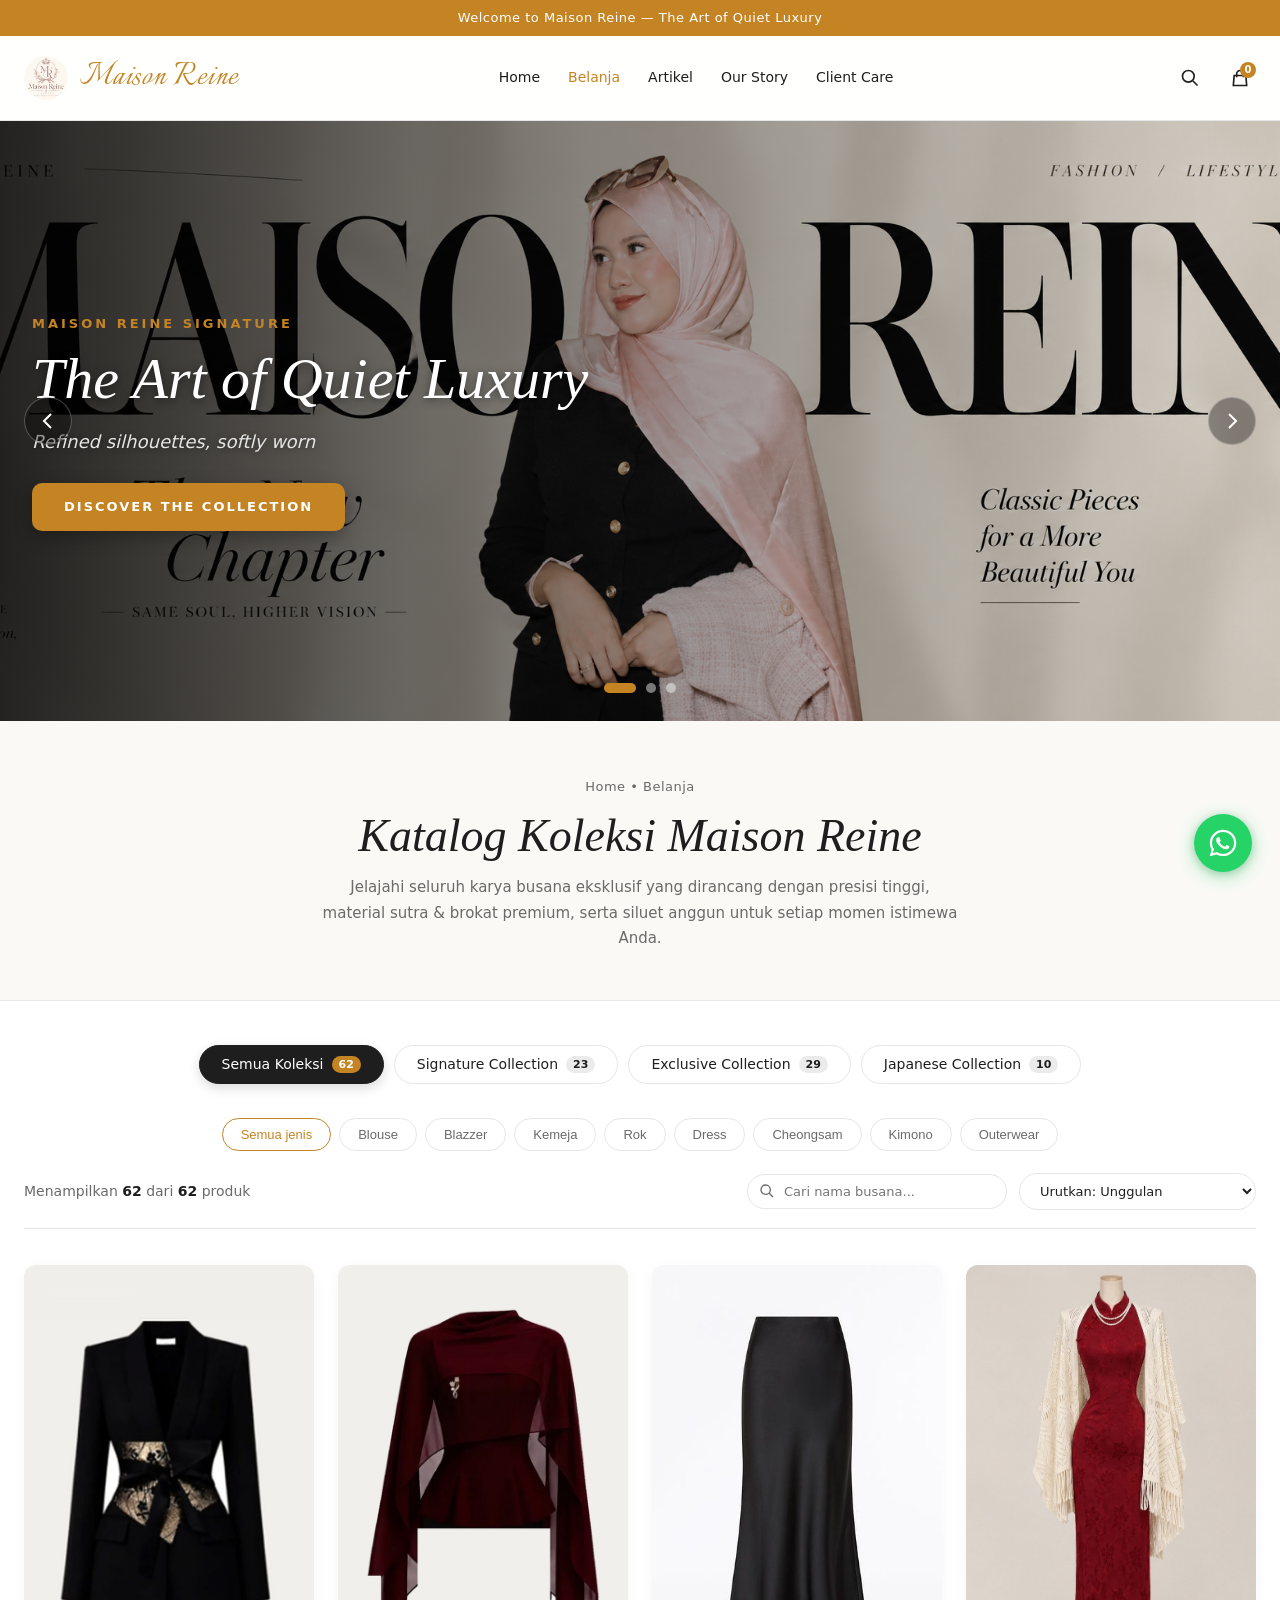
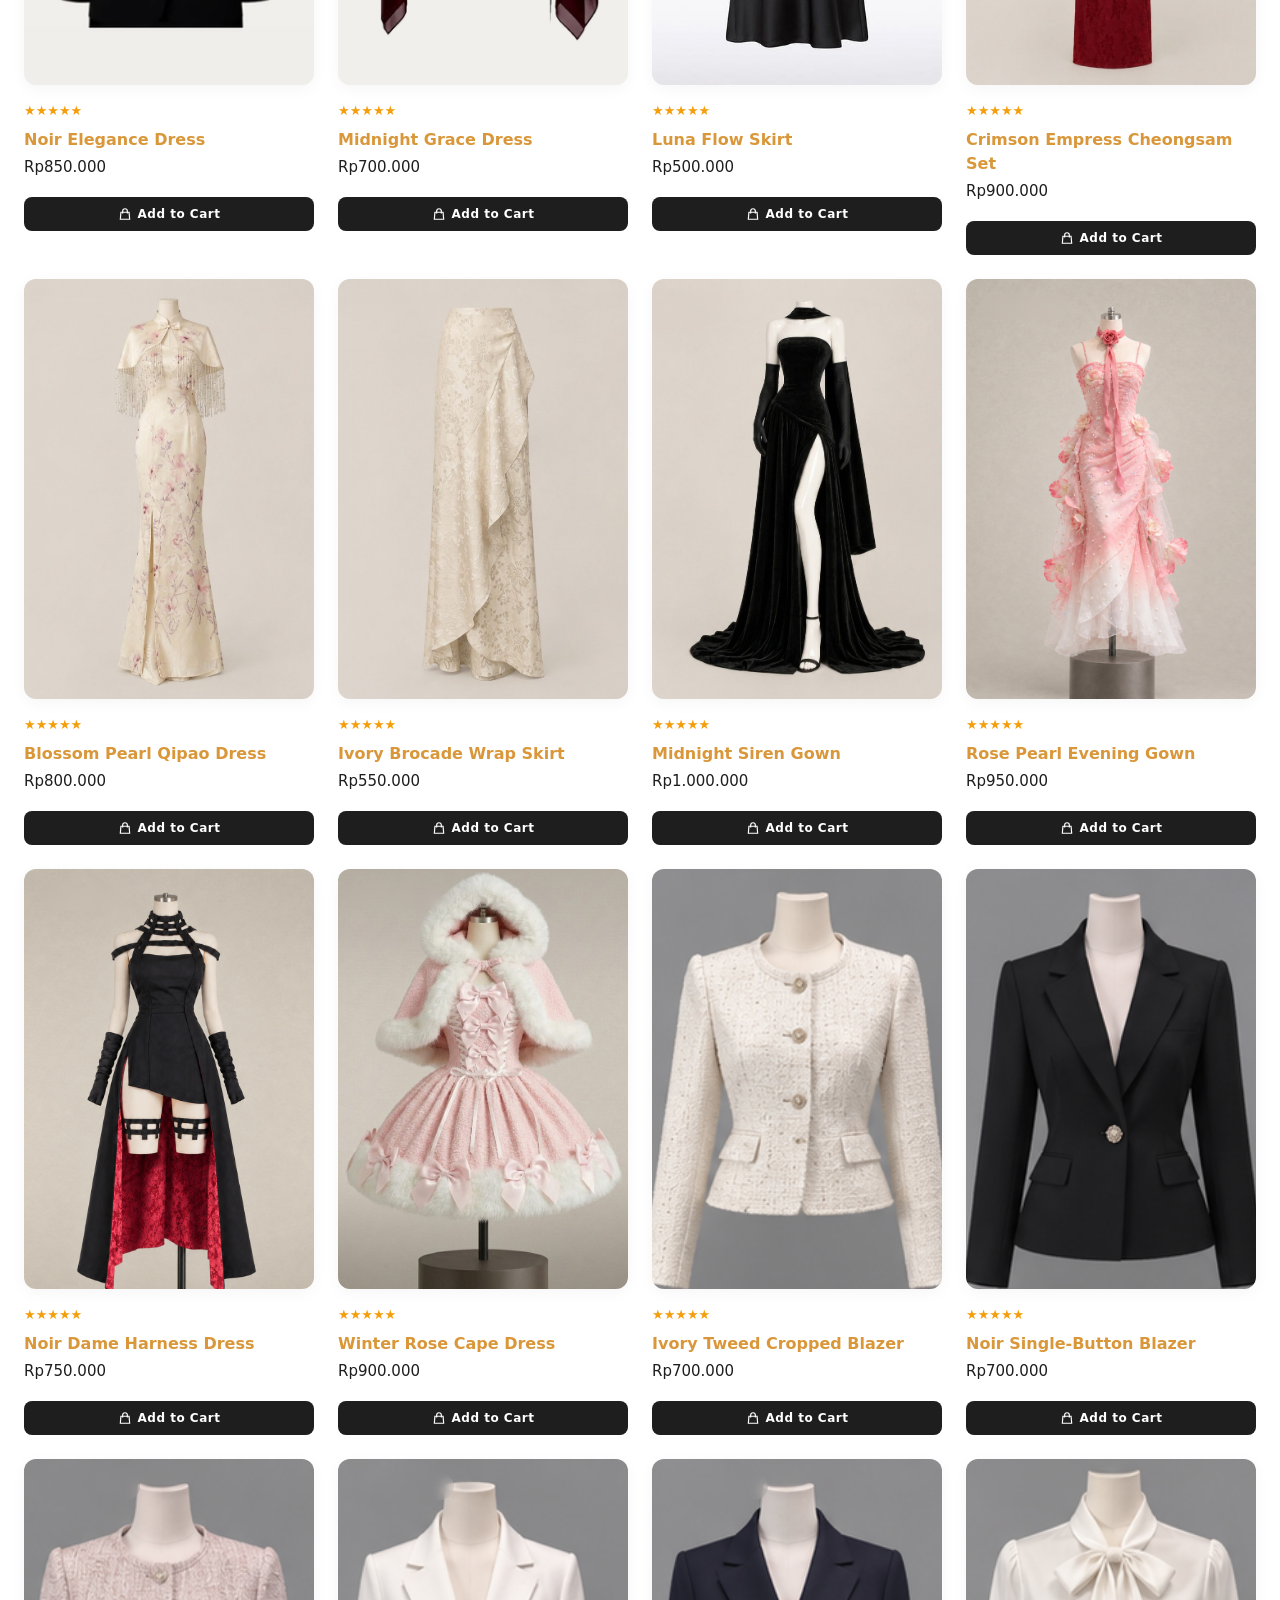
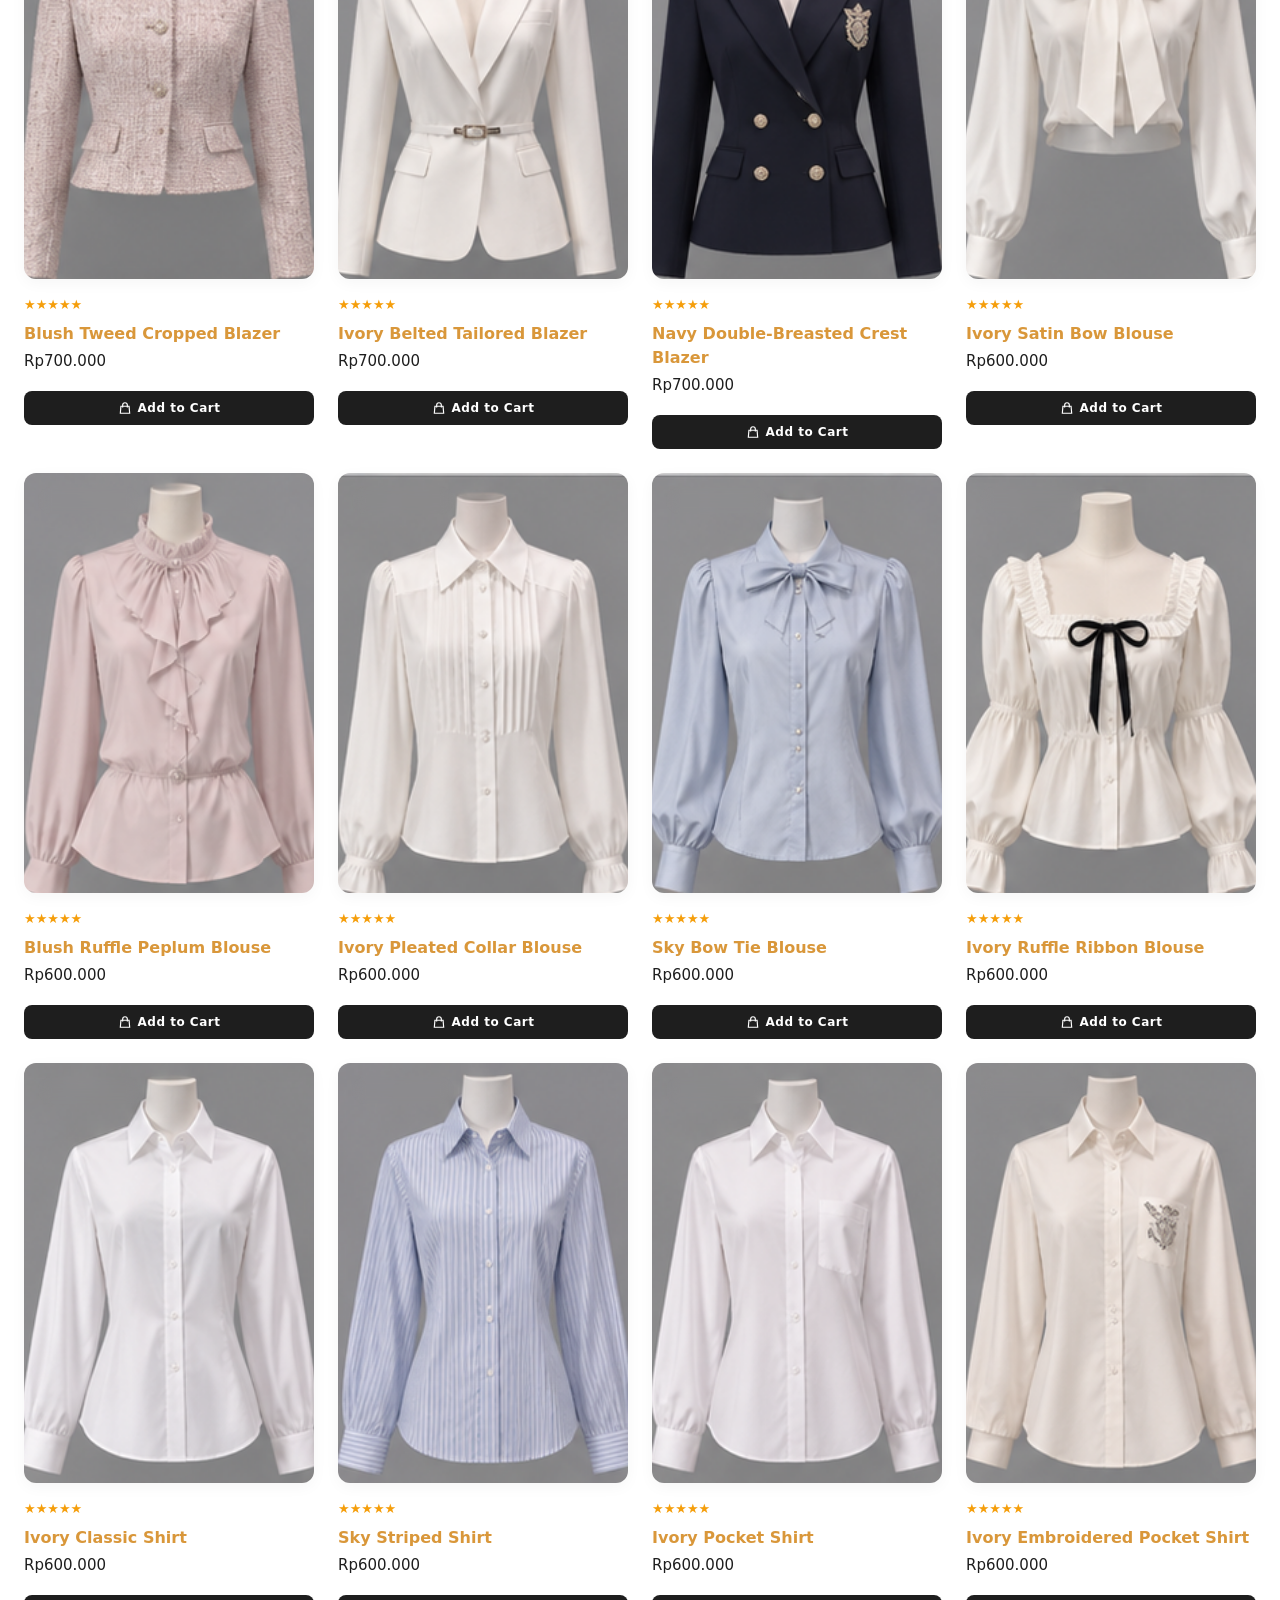
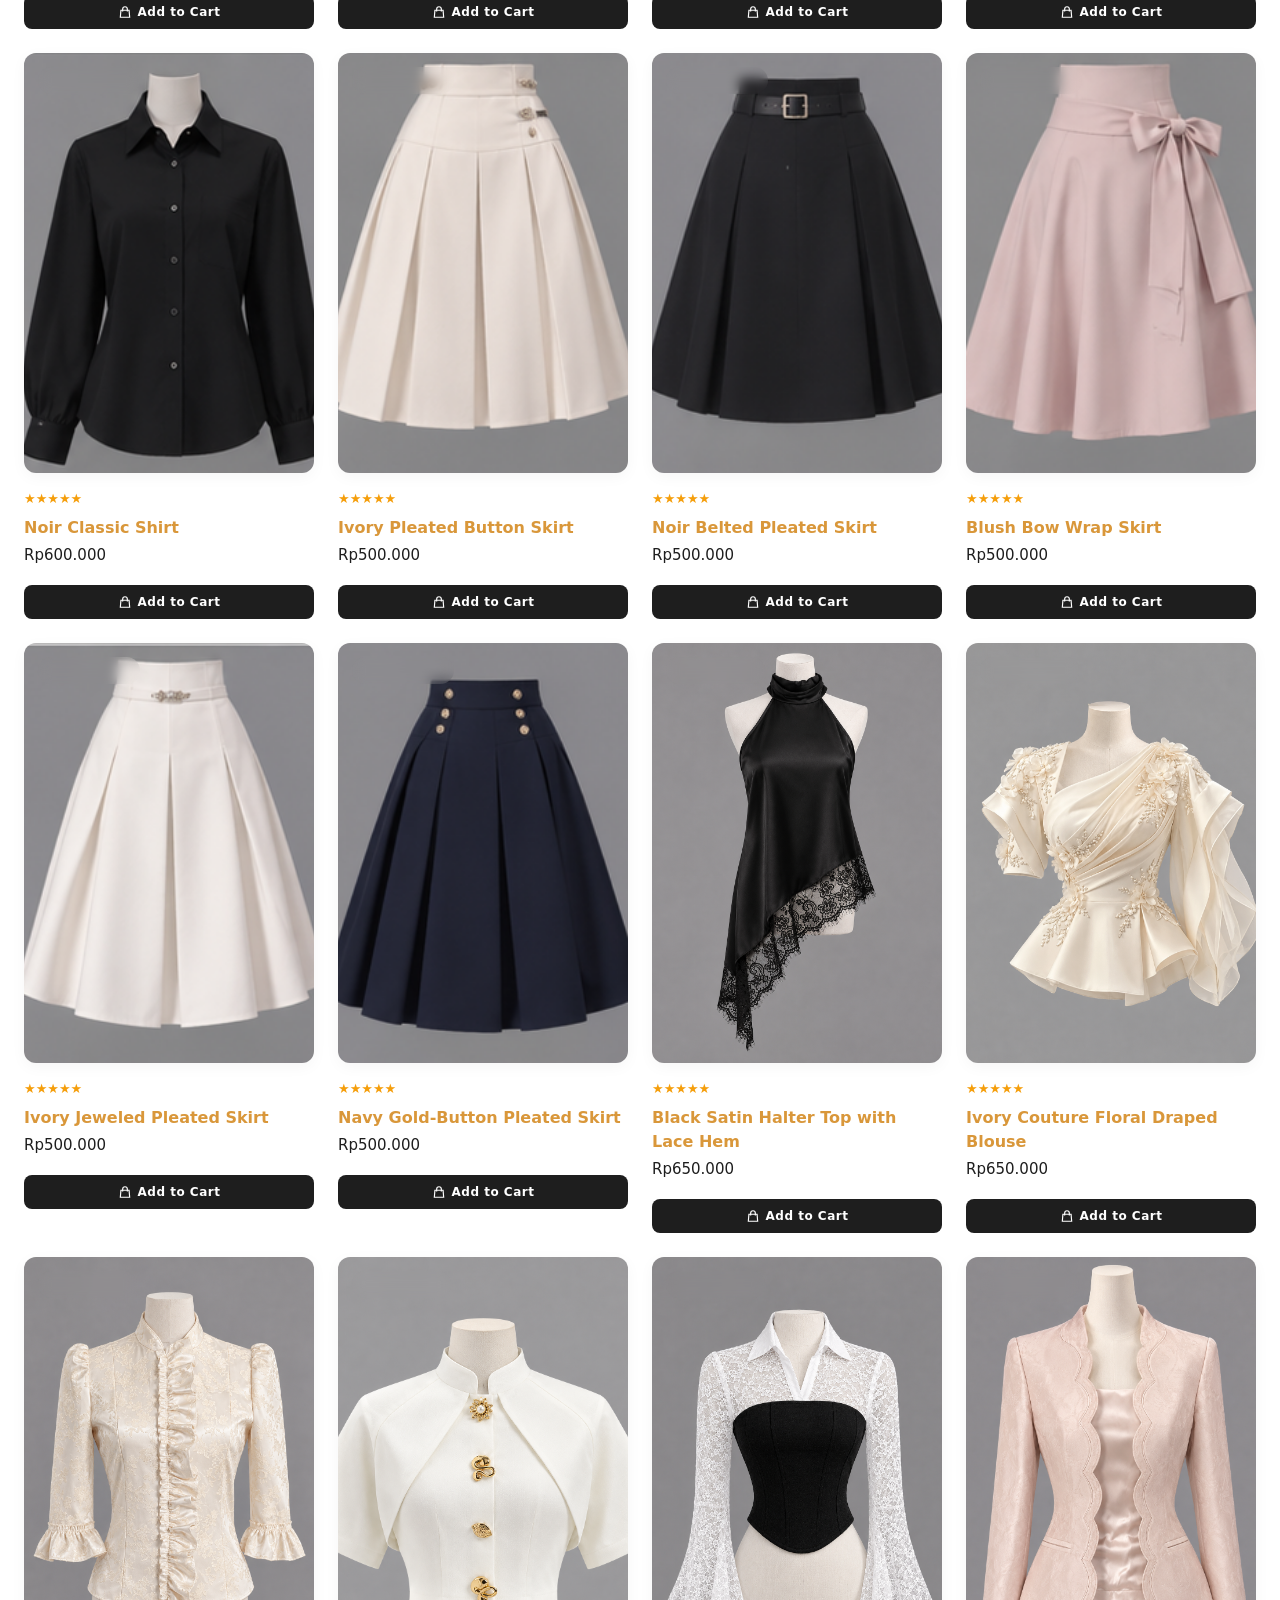
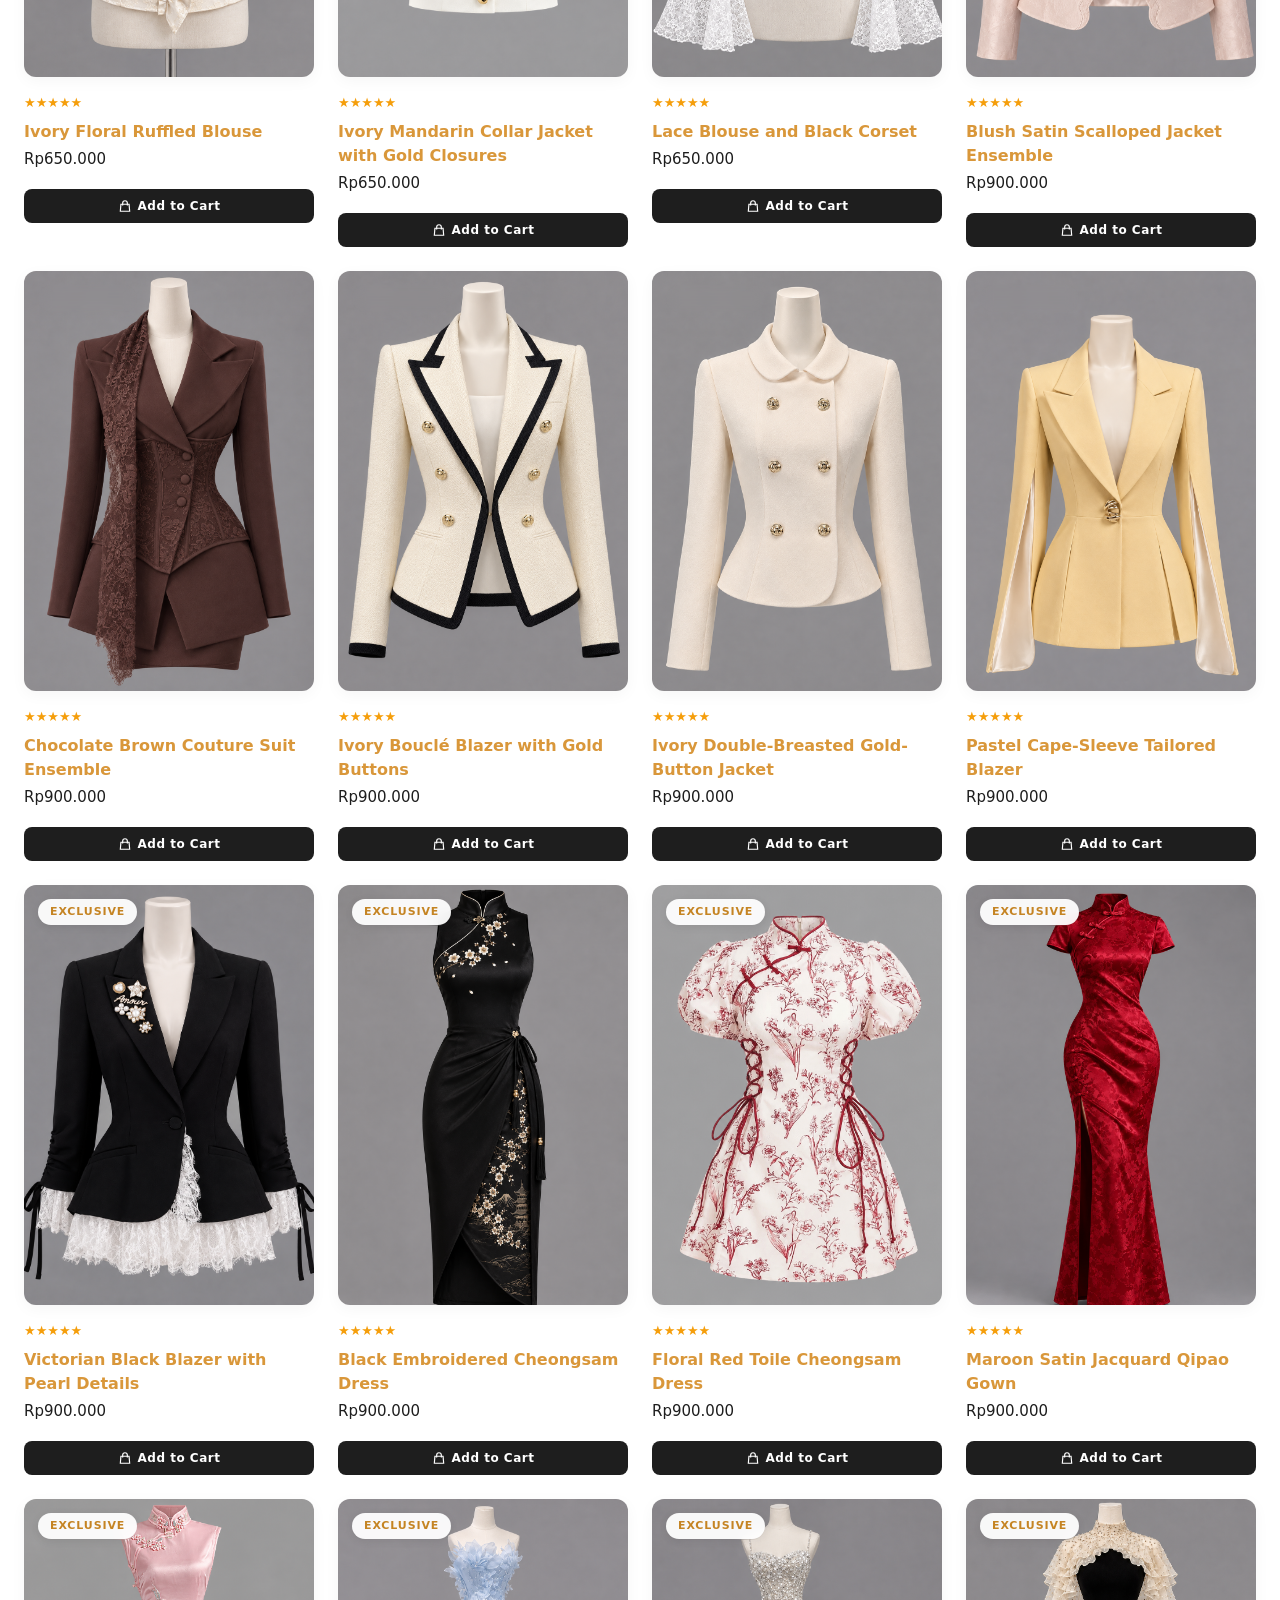
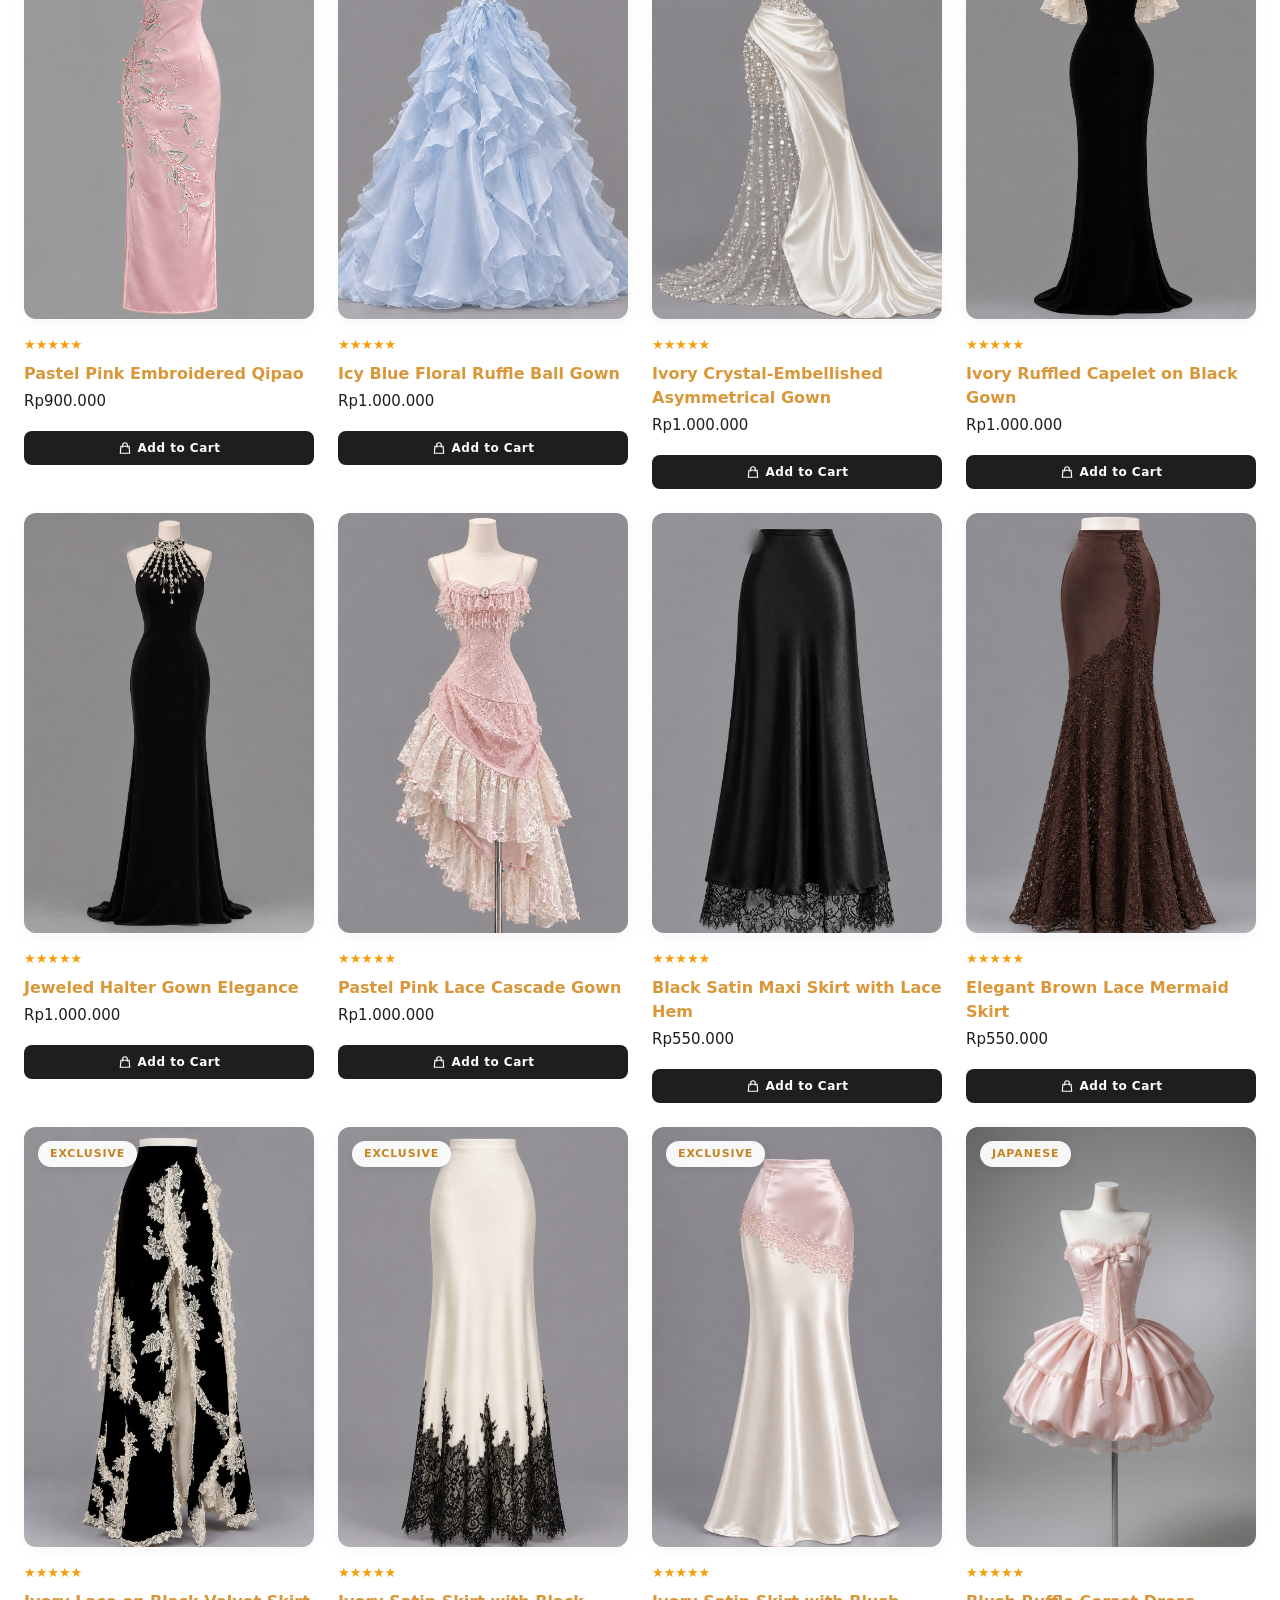
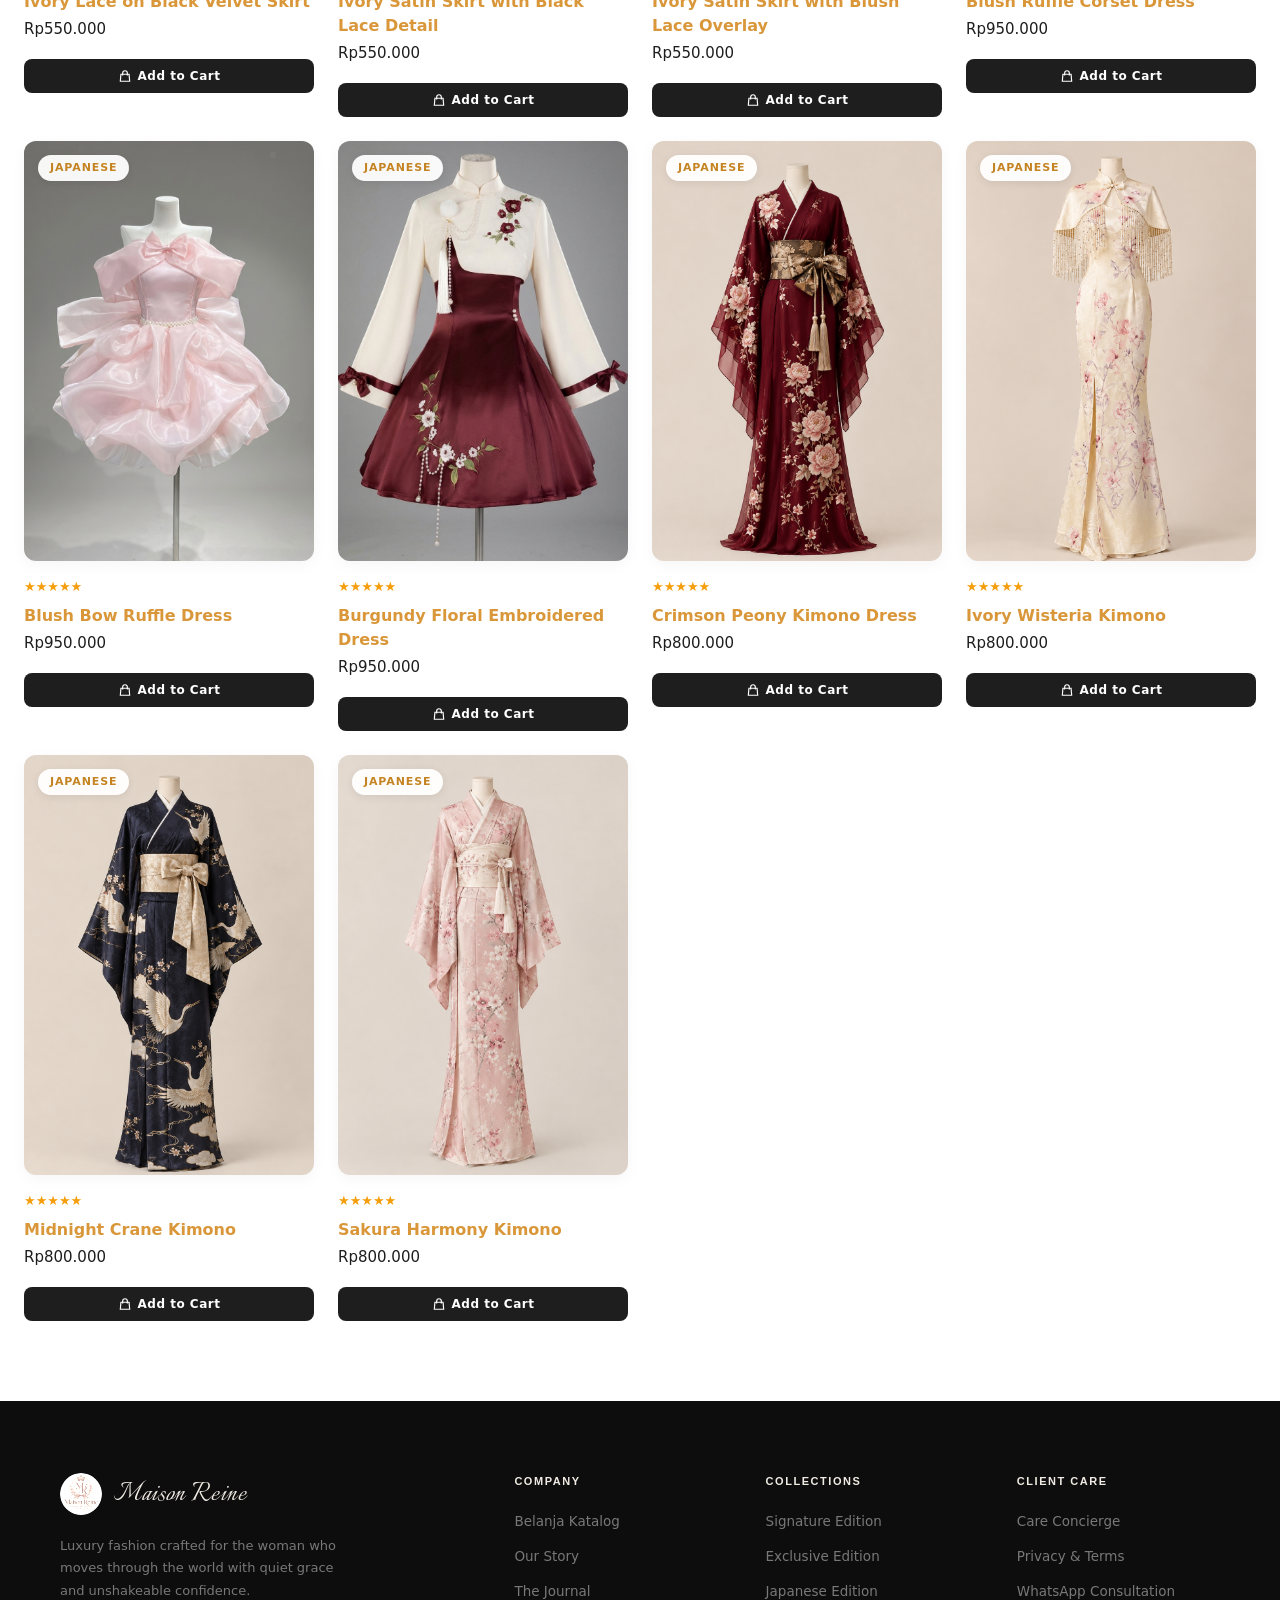
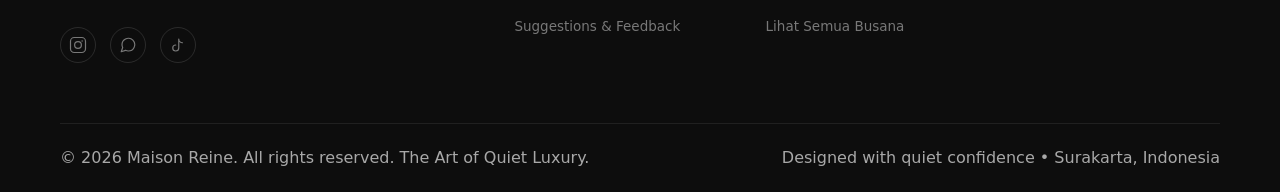
<file: belanja.html>
<!DOCTYPE html>
<html lang="id">
<head>
  <meta charset="UTF-8" />
  <meta name="viewport" content="width=device-width, initial-scale=1.0" />
  <title>Katalog Belanja — Maison Reine</title>

  <link rel="icon" type="image/png" href="assets/images/logo-clean.png" />

  <link rel="preconnect" href="https://fonts.googleapis.com">
  <link rel="preconnect" href="https://fonts.gstatic.com" crossorigin>
  <link href="https://fonts.googleapis.com/css2?family=Italianno&display=swap" rel="stylesheet">

  <link rel="stylesheet" href="assets/css/pure.css" />
  <style>
    /* Mode Collection (katalog saja): sembunyikan tombol Add to Cart */
    body.catalog-mode .product-actions-bar {
      display: none;
    }
  </style>
</head>
<body>

  <!-- Top Announcement Bar -->
  <div class="top-announcement">
    Welcome to Maison Reine — The Art of Quiet Luxury
  </div>

  <!-- Header -->
  <header class="site-header">
    <div class="header-container">

      <a href="index.html" class="brand-wrapper">
        <img src="assets/images/logo-clean.png" alt="Maison Reine" class="brand-logo" />
        <span class="brand-title">Maison Reine</span>
      </a>

      <nav class="desktop-nav">
        <a href="index.html" class="nav-link">Home</a>
        <a href="belanja.html" class="nav-link active">Belanja</a>
        <a href="journal.html" class="nav-link">Artikel</a>
        <a href="our-story.html" class="nav-link">Our Story</a>
        <a href="client-care.html" class="nav-link">Client Care</a>
      </nav>

      <div class="header-actions">
        <div class="search-box">
          <input type="text" class="search-input" id="pure-search-input" placeholder="Search curated piece..." />
          <button type="button" class="icon-btn" id="pure-search-btn" aria-label="Search">
            <svg width="20" height="20" fill="none" stroke="currentColor" stroke-width="2" viewBox="0 0 24 24"><path d="M21 21l-6-6m2-5a7 7 0 11-14 0 7 7 0 0114 0z"/></svg>
          </button>
        </div>

        <a href="keranjang.html" class="icon-btn" aria-label="Cart">
          <svg width="20" height="20" fill="none" stroke="currentColor" stroke-width="2" viewBox="0 0 24 24"><path d="M16 11V7a4 4 0 00-8 0v4M5 9h14l1 12H4L5 9z"/></svg>
          <span class="cart-badge" id="cart-counter">0</span>
        </a>
      </div>

    </div>
  </header>
  <!-- Hero Slider (same as Home) -->
<section class="hero-slider-section" id="hero-slider">

<div class="hero-slider-track" id="slider-track">

<div class="hero-slide-item">
        <img src="assets/images/hero-slide-1.png" alt="Maison Reine Signature" class="hero-bg-img" />
        <div class="hero-overlay-dark-left"></div>
        
        <div class="hero-content-wrapper align-left">
          <div class="hero-textbox text-left">
            <span class="hero-tag">Maison Reine Signature</span>
            <h1 class="hero-heading">The Art of Quiet Luxury</h1>
            <p class="hero-subtext">Refined silhouettes, softly worn</p>
            <a href="belanja.html?collection=signature" class="hero-btn">Discover the Collection</a>
          </div>
        </div>
      </div>

<div class="hero-slide-item">
        <img src="assets/images/hero-slide-2.png" alt="Japanese Heritage" class="hero-bg-img" />
        <div class="hero-overlay-dark-right"></div>
        
        <div class="hero-content-wrapper align-right">
          <div class="hero-textbox text-right">
            <span class="hero-tag">Japanese Heritage</span>
            <h1 class="hero-heading">The Beauty of Stillness</h1>
            <p class="hero-subtext">Kimono-inspired pieces, made softly and made to last</p>
            <a href="belanja.html?collection=japanese" class="hero-btn">Explore the Kimono</a>
          </div>
        </div>
      </div>

<div class="hero-slide-item">
        <img src="assets/images/hero-slide-3.png" alt="Rare & Refined" class="hero-bg-img" />
        <div class="hero-overlay-dark-left"></div>
        
        <div class="hero-content-wrapper align-left">
          <div class="hero-textbox text-left">
            <span class="hero-tag">Rare &amp; Refined</span>
            <h1 class="hero-heading">The Art of Detail</h1>
            <p class="hero-subtext">Pearl, lace, and ribbon, composed with patience.</p>
            <a href="belanja.html?collection=exclusive" class="hero-btn">View Limited Edition</a>
          </div>
        </div>
      </div>

    </div>

<button class="carousel-arrow prev" id="slide-prev" aria-label="Previous">
      <svg width="24" height="24" fill="none" stroke="currentColor" stroke-width="2" viewBox="0 0 24 24"><path d="M15 19l-7-7 7-7"/></svg>
    </button>
    <button class="carousel-arrow next" id="slide-next" aria-label="Next">
      <svg width="24" height="24" fill="none" stroke="currentColor" stroke-width="2" viewBox="0 0 24 24"><path d="M9 5l7 7-7 7"/></svg>
    </button>

<div class="carousel-dots-container">
      <div class="slider-dot active"></div>
      <div class="slider-dot"></div>
      <div class="slider-dot"></div>
    </div>

  </section>


  <!-- Hero / Banner Section -->
  <section class="shop-hero">
    <div class="shop-hero-inner">
      <nav class="shop-breadcrumb" aria-label="Breadcrumb">
        <a href="index.html">Home</a> &bull; <span>Belanja</span>
      </nav>
      <h1 class="shop-hero-title">Katalog Koleksi Maison Reine</h1>
      <p class="shop-hero-subtitle">
        Jelajahi seluruh karya busana eksklusif yang dirancang dengan presisi tinggi, material sutra & brokat premium, serta siluet anggun untuk setiap momen istimewa Anda.
      </p>
    </div>
  </section>

  <!-- Main Catalog Content -->
  <main class="shop-container">

    <!-- Filters & Controls -->
    <div class="shop-controls">
      <!-- Collection Filter Pills -->
      <div class="filter-pills-row" role="tablist" aria-label="Filter Koleksi">
        <button type="button" class="filter-pill active" data-filter="all" role="tab" aria-selected="true">
          Semua Koleksi <span class="pill-badge" id="badge-all">62</span>
        </button>
        <button type="button" class="filter-pill" data-filter="signature" role="tab" aria-selected="false">
          Signature Collection <span class="pill-badge" id="badge-signature">23</span>
        </button>
        <button type="button" class="filter-pill" data-filter="exclusive" role="tab" aria-selected="false">
          Exclusive Collection <span class="pill-badge" id="badge-exclusive">29</span>
        </button>
        <button type="button" class="filter-pill" data-filter="japanese" role="tab" aria-selected="false">
          Japanese Collection <span class="pill-badge" id="badge-japanese">10</span>
        </button>
      </div>

      <!-- Type Filter Pills (per collection) -->
      <div class="type-pills-row" id="type-pills-row" role="tablist" aria-label="Filter Jenis"></div>

      <!-- Toolbar: Results Info, Search, Sort -->
      <div class="shop-toolbar">
        <div class="shop-results-info">
          Menampilkan <strong id="visible-count">62</strong> dari <strong id="total-count">62</strong> produk
        </div>

        <div class="shop-actions-group">
          <!-- Search in Catalog -->
          <div class="shop-search-wrapper">
            <svg class="shop-search-icon" width="16" height="16" fill="none" stroke="currentColor" stroke-width="2" viewBox="0 0 24 24">
              <path d="M21 21l-6-6m2-5a7 7 0 11-14 0 7 7 0 0114 0z"/>
            </svg>
            <input type="text" id="catalog-search" placeholder="Cari nama busana..." aria-label="Cari produk di katalog" />
          </div>

          <!-- Sort Select -->
          <div class="shop-sort-wrapper">
            <select id="catalog-sort" aria-label="Urutkan produk">
              <option value="featured">Urutkan: Unggulan</option>
              <option value="price-asc">Harga: Terendah &rarr; Tertinggi</option>
              <option value="price-desc">Harga: Tertinggi &rarr; Terendah</option>
              <option value="name-asc">Nama: A &rarr; Z</option>
            </select>
          </div>
        </div>
      </div>
    </div>

    <!-- Product Grid: All 62 Products -->
    <div class="products-grid" id="catalog-grid">

      <!-- ================= SIGNATURE COLLECTION ================= -->

      <!-- 1. Noir Elegance Dress -->
      <div class="product-card shop-product-card" data-collection="signature" data-name="Noir Elegance Dress" data-price="850000">
        <div class="product-image-box">
          <span class="product-collection-badge">Signature</span>
          <a class="product-img-link" href="detail.html?produk=noir-elegance-dress"><img src="assets/images/prod-noir-elegance.jpg" alt="Noir Elegance Dress" class="product-img" /></a>
        </div>
        <div class="product-meta">
          <div class="product-rating"><span class="star-icon">&#9733;&#9733;&#9733;&#9733;&#9733;</span></div>
          <a href="detail.html?produk=noir-elegance-dress" class="product-name">Noir Elegance Dress</a>
          <span class="product-price">Rp850.000</span>
          <div class="product-actions-bar">
            <button class="btn-card-action primary" onclick="addToCart('Noir Elegance Dress', 850000)">
              <svg width="14" height="14" fill="none" stroke="currentColor" stroke-width="2" viewBox="0 0 24 24"><path d="M16 11V7a4 4 0 00-8 0v4M5 9h14l1 12H4L5 9z"/></svg>
              Add to Cart
            </button>
          </div>
        </div>
      </div>

      <!-- 2. Midnight Grace Dress -->
      <div class="product-card shop-product-card" data-collection="signature" data-name="Midnight Grace Dress" data-price="700000">
        <div class="product-image-box">
          <span class="product-collection-badge">Signature</span>
          <a class="product-img-link" href="detail.html?produk=midnight-grace-dress"><img src="assets/images/prod-midnight-grace.png" alt="Midnight Grace Dress" class="product-img" /></a>
        </div>
        <div class="product-meta">
          <div class="product-rating"><span class="star-icon">&#9733;&#9733;&#9733;&#9733;&#9733;</span></div>
          <a href="detail.html?produk=midnight-grace-dress" class="product-name">Midnight Grace Dress</a>
          <span class="product-price">Rp700.000</span>
          <div class="product-actions-bar">
            <button class="btn-card-action primary" onclick="addToCart('Midnight Grace Dress', 700000)">
              <svg width="14" height="14" fill="none" stroke="currentColor" stroke-width="2" viewBox="0 0 24 24"><path d="M16 11V7a4 4 0 00-8 0v4M5 9h14l1 12H4L5 9z"/></svg>
              Add to Cart
            </button>
          </div>
        </div>
      </div>

      <!-- 3. Luna Flow Skirt -->
      <div class="product-card shop-product-card" data-collection="signature" data-name="Luna Flow Skirt" data-type="rok" data-price="500000">
        <div class="product-image-box">
          <span class="product-collection-badge">Signature</span>
          <a class="product-img-link" href="detail.html?produk=luna-flow-skirt"><img src="assets/images/prod-luna-flow.jpg" alt="Luna Flow Skirt" class="product-img" /></a>
        </div>
        <div class="product-meta">
          <div class="product-rating"><span class="star-icon">&#9733;&#9733;&#9733;&#9733;&#9733;</span></div>
          <a href="detail.html?produk=luna-flow-skirt" class="product-name">Luna Flow Skirt</a>
          <span class="product-price">Rp500.000</span>
          <div class="product-actions-bar">
            <button class="btn-card-action primary" onclick="addToCart('Luna Flow Skirt', 500000)">
              <svg width="14" height="14" fill="none" stroke="currentColor" stroke-width="2" viewBox="0 0 24 24"><path d="M16 11V7a4 4 0 00-8 0v4M5 9h14l1 12H4L5 9z"/></svg>
              Add to Cart
            </button>
          </div>
        </div>
      </div>

      <!-- ================= EXCLUSIVE COLLECTION ================= -->

      <!-- 4. Crimson Empress Cheongsam Set -->
      <div class="product-card shop-product-card" data-collection="exclusive" data-name="Crimson Empress Cheongsam Set" data-type="cheongsam" data-price="900000">
        <div class="product-image-box">
          <span class="product-collection-badge">Exclusive</span>
          <a class="product-img-link" href="detail.html?produk=crimson-empress-cheongsam-set"><img src="assets/images/prod-crimson-empress.jpg" alt="Crimson Empress Cheongsam Set" class="product-img" /></a>
        </div>
        <div class="product-meta">
          <div class="product-rating"><span class="star-icon">&#9733;&#9733;&#9733;&#9733;&#9733;</span></div>
          <a href="detail.html?produk=crimson-empress-cheongsam-set" class="product-name">Crimson Empress Cheongsam Set</a>
          <span class="product-price">Rp900.000</span>
          <div class="product-actions-bar">
            <button class="btn-card-action primary" onclick="addToCart('Crimson Empress Cheongsam Set', 900000)">
              <svg width="14" height="14" fill="none" stroke="currentColor" stroke-width="2" viewBox="0 0 24 24"><path d="M16 11V7a4 4 0 00-8 0v4M5 9h14l1 12H4L5 9z"/></svg>
              Add to Cart
            </button>
          </div>
        </div>
      </div>

      <!-- 5. Blossom Pearl Qipao Dress -->
      <div class="product-card shop-product-card" data-collection="exclusive" data-name="Blossom Pearl Qipao Dress" data-type="dress" data-price="800000">
        <div class="product-image-box">
          <span class="product-collection-badge">Exclusive</span>
          <a class="product-img-link" href="detail.html?produk=blossom-pearl-qipao-dress"><img src="assets/images/prod-blossom-pearl.jpg" alt="Blossom Pearl Qipao Dress" class="product-img" /></a>
        </div>
        <div class="product-meta">
          <div class="product-rating"><span class="star-icon">&#9733;&#9733;&#9733;&#9733;&#9733;</span></div>
          <a href="detail.html?produk=blossom-pearl-qipao-dress" class="product-name">Blossom Pearl Qipao Dress</a>
          <span class="product-price">Rp800.000</span>
          <div class="product-actions-bar">
            <button class="btn-card-action primary" onclick="addToCart('Blossom Pearl Qipao Dress', 800000)">
              <svg width="14" height="14" fill="none" stroke="currentColor" stroke-width="2" viewBox="0 0 24 24"><path d="M16 11V7a4 4 0 00-8 0v4M5 9h14l1 12H4L5 9z"/></svg>
              Add to Cart
            </button>
          </div>
        </div>
      </div>

      <!-- 6. Ivory Brocade Wrap Skirt -->
      <div class="product-card shop-product-card" data-collection="exclusive" data-name="Ivory Brocade Wrap Skirt" data-type="rok" data-price="550000">
        <div class="product-image-box">
          <span class="product-collection-badge">Exclusive</span>
          <a class="product-img-link" href="detail.html?produk=ivory-brocade-wrap-skirt"><img src="assets/images/prod-ivory-brocade.jpg" alt="Ivory Brocade Wrap Skirt" class="product-img" /></a>
        </div>
        <div class="product-meta">
          <div class="product-rating"><span class="star-icon">&#9733;&#9733;&#9733;&#9733;&#9733;</span></div>
          <a href="detail.html?produk=ivory-brocade-wrap-skirt" class="product-name">Ivory Brocade Wrap Skirt</a>
          <span class="product-price">Rp550.000</span>
          <div class="product-actions-bar">
            <button class="btn-card-action primary" onclick="addToCart('Ivory Brocade Wrap Skirt', 550000)">
              <svg width="14" height="14" fill="none" stroke="currentColor" stroke-width="2" viewBox="0 0 24 24"><path d="M16 11V7a4 4 0 00-8 0v4M5 9h14l1 12H4L5 9z"/></svg>
              Add to Cart
            </button>
          </div>
        </div>
      </div>

      <!-- 7. Midnight Siren Gown -->
      <div class="product-card shop-product-card" data-collection="exclusive" data-name="Midnight Siren Gown" data-type="dress" data-price="1000000">
        <div class="product-image-box">
          <span class="product-collection-badge">Exclusive</span>
          <a class="product-img-link" href="detail.html?produk=midnight-siren-gown"><img src="assets/images/prod-midnight-siren.jpg" alt="Midnight Siren Gown" class="product-img" /></a>
        </div>
        <div class="product-meta">
          <div class="product-rating"><span class="star-icon">&#9733;&#9733;&#9733;&#9733;&#9733;</span></div>
          <a href="detail.html?produk=midnight-siren-gown" class="product-name">Midnight Siren Gown</a>
          <span class="product-price">Rp1.000.000</span>
          <div class="product-actions-bar">
            <button class="btn-card-action primary" onclick="addToCart('Midnight Siren Gown', 1000000)">
              <svg width="14" height="14" fill="none" stroke="currentColor" stroke-width="2" viewBox="0 0 24 24"><path d="M16 11V7a4 4 0 00-8 0v4M5 9h14l1 12H4L5 9z"/></svg>
              Add to Cart
            </button>
          </div>
        </div>
      </div>

      <!-- ================= JAPANESE COLLECTION ================= -->

      <!-- 8. Rose Pearl Evening Gown -->
      <div class="product-card shop-product-card" data-collection="japanese" data-name="Rose Pearl Evening Gown" data-type="dress" data-price="950000">
        <div class="product-image-box">
          <span class="product-collection-badge">Japanese</span>
          <a class="product-img-link" href="detail.html?produk=rose-pearl-evening-gown"><img src="assets/images/prod-rose-pearl.png" alt="Rose Pearl Evening Gown" class="product-img" /></a>
        </div>
        <div class="product-meta">
          <div class="product-rating"><span class="star-icon">&#9733;&#9733;&#9733;&#9733;&#9733;</span></div>
          <a href="detail.html?produk=rose-pearl-evening-gown" class="product-name">Rose Pearl Evening Gown</a>
          <span class="product-price">Rp950.000</span>
          <div class="product-actions-bar">
            <button class="btn-card-action primary" onclick="addToCart('Rose Pearl Evening Gown', 950000)">
              <svg width="14" height="14" fill="none" stroke="currentColor" stroke-width="2" viewBox="0 0 24 24"><path d="M16 11V7a4 4 0 00-8 0v4M5 9h14l1 12H4L5 9z"/></svg>
              Add to Cart
            </button>
          </div>
        </div>
      </div>

      <!-- 9. Noir Dame Harness Dress -->
      <div class="product-card shop-product-card" data-collection="japanese" data-name="Noir Dame Harness Dress" data-type="dress" data-price="750000">
        <div class="product-image-box">
          <span class="product-collection-badge">Japanese</span>
          <a class="product-img-link" href="detail.html?produk=noir-dame-harness-dress"><img src="assets/images/prod-noir-dame.png" alt="Noir Dame Harness Dress" class="product-img" /></a>
        </div>
        <div class="product-meta">
          <div class="product-rating"><span class="star-icon">&#9733;&#9733;&#9733;&#9733;&#9733;</span></div>
          <a href="detail.html?produk=noir-dame-harness-dress" class="product-name">Noir Dame Harness Dress</a>
          <span class="product-price">Rp750.000</span>
          <div class="product-actions-bar">
            <button class="btn-card-action primary" onclick="addToCart('Noir Dame Harness Dress', 750000)">
              <svg width="14" height="14" fill="none" stroke="currentColor" stroke-width="2" viewBox="0 0 24 24"><path d="M16 11V7a4 4 0 00-8 0v4M5 9h14l1 12H4L5 9z"/></svg>
              Add to Cart
            </button>
          </div>
        </div>
      </div>

      <!-- 10. Winter Rose Cape Dress -->
      <div class="product-card shop-product-card" data-collection="japanese" data-name="Winter Rose Cape Dress" data-type="outerwear" data-price="900000">
        <div class="product-image-box">
          <span class="product-collection-badge">Japanese</span>
          <a class="product-img-link" href="detail.html?produk=winter-rose-cape-dress"><img src="assets/images/prod-winter-rose.jpg" alt="Winter Rose Cape Dress" class="product-img" /></a>
        </div>
        <div class="product-meta">
          <div class="product-rating"><span class="star-icon">&#9733;&#9733;&#9733;&#9733;&#9733;</span></div>
          <a href="detail.html?produk=winter-rose-cape-dress" class="product-name">Winter Rose Cape Dress</a>
          <span class="product-price">Rp900.000</span>
          <div class="product-actions-bar">
            <button class="btn-card-action primary" onclick="addToCart('Winter Rose Cape Dress', 900000)">
              <svg width="14" height="14" fill="none" stroke="currentColor" stroke-width="2" viewBox="0 0 24 24"><path d="M16 11V7a4 4 0 00-8 0v4M5 9h14l1 12H4L5 9z"/></svg>
              Add to Cart
            </button>
          </div>
        </div>
      </div>

      <!-- 11. Ivory Tweed Cropped Blazer -->
      <div class="product-card shop-product-card" data-collection="signature" data-name="Ivory Tweed Cropped Blazer" data-type="blazzer" data-price="700000">
        <div class="product-image-box">
          <span class="product-collection-badge">Signature</span>
          <a class="product-img-link" href="detail.html?produk=ivory-tweed-cropped-blazer"><img src="Katalog/SIgnature/Blazzer/Blazer_01.png" alt="Ivory Tweed Cropped Blazer" class="product-img" /></a>
        </div>
        <div class="product-meta">
          <div class="product-rating"><span class="star-icon">&#9733;&#9733;&#9733;&#9733;&#9733;</span></div>
          <a href="detail.html?produk=ivory-tweed-cropped-blazer" class="product-name">Ivory Tweed Cropped Blazer</a>
          <span class="product-price">Rp700.000</span>
          <div class="product-actions-bar">
            <button class="btn-card-action primary" onclick="addToCart('Ivory Tweed Cropped Blazer', 700000)">
              <svg width="14" height="14" fill="none" stroke="currentColor" stroke-width="2" viewBox="0 0 24 24"><path d="M16 11V7a4 4 0 00-8 0v4M5 9h14l1 12H4L5 9z"/></svg>
              Add to Cart
            </button>
          </div>
        </div>
      </div>
      <!-- 12. Noir Single-Button Blazer -->
      <div class="product-card shop-product-card" data-collection="signature" data-name="Noir Single-Button Blazer" data-type="blazzer" data-price="700000">
        <div class="product-image-box">
          <span class="product-collection-badge">Signature</span>
          <a class="product-img-link" href="detail.html?produk=noir-single-button-blazer"><img src="Katalog/SIgnature/Blazzer/Blazer_02.png" alt="Noir Single-Button Blazer" class="product-img" /></a>
        </div>
        <div class="product-meta">
          <div class="product-rating"><span class="star-icon">&#9733;&#9733;&#9733;&#9733;&#9733;</span></div>
          <a href="detail.html?produk=noir-single-button-blazer" class="product-name">Noir Single-Button Blazer</a>
          <span class="product-price">Rp700.000</span>
          <div class="product-actions-bar">
            <button class="btn-card-action primary" onclick="addToCart('Noir Single-Button Blazer', 700000)">
              <svg width="14" height="14" fill="none" stroke="currentColor" stroke-width="2" viewBox="0 0 24 24"><path d="M16 11V7a4 4 0 00-8 0v4M5 9h14l1 12H4L5 9z"/></svg>
              Add to Cart
            </button>
          </div>
        </div>
      </div>
      <!-- 13. Blush Tweed Cropped Blazer -->
      <div class="product-card shop-product-card" data-collection="signature" data-name="Blush Tweed Cropped Blazer" data-type="blazzer" data-price="700000">
        <div class="product-image-box">
          <span class="product-collection-badge">Signature</span>
          <a class="product-img-link" href="detail.html?produk=blush-tweed-cropped-blazer"><img src="Katalog/SIgnature/Blazzer/Blazer_03.png" alt="Blush Tweed Cropped Blazer" class="product-img" /></a>
        </div>
        <div class="product-meta">
          <div class="product-rating"><span class="star-icon">&#9733;&#9733;&#9733;&#9733;&#9733;</span></div>
          <a href="detail.html?produk=blush-tweed-cropped-blazer" class="product-name">Blush Tweed Cropped Blazer</a>
          <span class="product-price">Rp700.000</span>
          <div class="product-actions-bar">
            <button class="btn-card-action primary" onclick="addToCart('Blush Tweed Cropped Blazer', 700000)">
              <svg width="14" height="14" fill="none" stroke="currentColor" stroke-width="2" viewBox="0 0 24 24"><path d="M16 11V7a4 4 0 00-8 0v4M5 9h14l1 12H4L5 9z"/></svg>
              Add to Cart
            </button>
          </div>
        </div>
      </div>
      <!-- 14. Ivory Belted Tailored Blazer -->
      <div class="product-card shop-product-card" data-collection="signature" data-name="Ivory Belted Tailored Blazer" data-type="blazzer" data-price="700000">
        <div class="product-image-box">
          <span class="product-collection-badge">Signature</span>
          <a class="product-img-link" href="detail.html?produk=ivory-belted-tailored-blazer"><img src="Katalog/SIgnature/Blazzer/Blazer_04.png" alt="Ivory Belted Tailored Blazer" class="product-img" /></a>
        </div>
        <div class="product-meta">
          <div class="product-rating"><span class="star-icon">&#9733;&#9733;&#9733;&#9733;&#9733;</span></div>
          <a href="detail.html?produk=ivory-belted-tailored-blazer" class="product-name">Ivory Belted Tailored Blazer</a>
          <span class="product-price">Rp700.000</span>
          <div class="product-actions-bar">
            <button class="btn-card-action primary" onclick="addToCart('Ivory Belted Tailored Blazer', 700000)">
              <svg width="14" height="14" fill="none" stroke="currentColor" stroke-width="2" viewBox="0 0 24 24"><path d="M16 11V7a4 4 0 00-8 0v4M5 9h14l1 12H4L5 9z"/></svg>
              Add to Cart
            </button>
          </div>
        </div>
      </div>
      <!-- 15. Navy Double-Breasted Crest Blazer -->
      <div class="product-card shop-product-card" data-collection="signature" data-name="Navy Double-Breasted Crest Blazer" data-type="blazzer" data-price="700000">
        <div class="product-image-box">
          <span class="product-collection-badge">Signature</span>
          <a class="product-img-link" href="detail.html?produk=navy-double-breasted-crest-blazer"><img src="Katalog/SIgnature/Blazzer/Blazer_05.png" alt="Navy Double-Breasted Crest Blazer" class="product-img" /></a>
        </div>
        <div class="product-meta">
          <div class="product-rating"><span class="star-icon">&#9733;&#9733;&#9733;&#9733;&#9733;</span></div>
          <a href="detail.html?produk=navy-double-breasted-crest-blazer" class="product-name">Navy Double-Breasted Crest Blazer</a>
          <span class="product-price">Rp700.000</span>
          <div class="product-actions-bar">
            <button class="btn-card-action primary" onclick="addToCart('Navy Double-Breasted Crest Blazer', 700000)">
              <svg width="14" height="14" fill="none" stroke="currentColor" stroke-width="2" viewBox="0 0 24 24"><path d="M16 11V7a4 4 0 00-8 0v4M5 9h14l1 12H4L5 9z"/></svg>
              Add to Cart
            </button>
          </div>
        </div>
      </div>
      <!-- 16. Ivory Satin Bow Blouse -->
      <div class="product-card shop-product-card" data-collection="signature" data-name="Ivory Satin Bow Blouse" data-type="blouse" data-price="600000">
        <div class="product-image-box">
          <span class="product-collection-badge">Signature</span>
          <a class="product-img-link" href="detail.html?produk=ivory-satin-bow-blouse"><img src="Katalog/SIgnature/Blouse/Blouse_01.png" alt="Ivory Satin Bow Blouse" class="product-img" /></a>
        </div>
        <div class="product-meta">
          <div class="product-rating"><span class="star-icon">&#9733;&#9733;&#9733;&#9733;&#9733;</span></div>
          <a href="detail.html?produk=ivory-satin-bow-blouse" class="product-name">Ivory Satin Bow Blouse</a>
          <span class="product-price">Rp600.000</span>
          <div class="product-actions-bar">
            <button class="btn-card-action primary" onclick="addToCart('Ivory Satin Bow Blouse', 600000)">
              <svg width="14" height="14" fill="none" stroke="currentColor" stroke-width="2" viewBox="0 0 24 24"><path d="M16 11V7a4 4 0 00-8 0v4M5 9h14l1 12H4L5 9z"/></svg>
              Add to Cart
            </button>
          </div>
        </div>
      </div>
      <!-- 17. Blush Ruffle Peplum Blouse -->
      <div class="product-card shop-product-card" data-collection="signature" data-name="Blush Ruffle Peplum Blouse" data-type="blouse" data-price="600000">
        <div class="product-image-box">
          <span class="product-collection-badge">Signature</span>
          <a class="product-img-link" href="detail.html?produk=blush-ruffle-peplum-blouse"><img src="Katalog/SIgnature/Blouse/Blouse_02.png" alt="Blush Ruffle Peplum Blouse" class="product-img" /></a>
        </div>
        <div class="product-meta">
          <div class="product-rating"><span class="star-icon">&#9733;&#9733;&#9733;&#9733;&#9733;</span></div>
          <a href="detail.html?produk=blush-ruffle-peplum-blouse" class="product-name">Blush Ruffle Peplum Blouse</a>
          <span class="product-price">Rp600.000</span>
          <div class="product-actions-bar">
            <button class="btn-card-action primary" onclick="addToCart('Blush Ruffle Peplum Blouse', 600000)">
              <svg width="14" height="14" fill="none" stroke="currentColor" stroke-width="2" viewBox="0 0 24 24"><path d="M16 11V7a4 4 0 00-8 0v4M5 9h14l1 12H4L5 9z"/></svg>
              Add to Cart
            </button>
          </div>
        </div>
      </div>
      <!-- 18. Ivory Pleated Collar Blouse -->
      <div class="product-card shop-product-card" data-collection="signature" data-name="Ivory Pleated Collar Blouse" data-type="blouse" data-price="600000">
        <div class="product-image-box">
          <span class="product-collection-badge">Signature</span>
          <a class="product-img-link" href="detail.html?produk=ivory-pleated-collar-blouse"><img src="Katalog/SIgnature/Blouse/Blouse_03.png" alt="Ivory Pleated Collar Blouse" class="product-img" /></a>
        </div>
        <div class="product-meta">
          <div class="product-rating"><span class="star-icon">&#9733;&#9733;&#9733;&#9733;&#9733;</span></div>
          <a href="detail.html?produk=ivory-pleated-collar-blouse" class="product-name">Ivory Pleated Collar Blouse</a>
          <span class="product-price">Rp600.000</span>
          <div class="product-actions-bar">
            <button class="btn-card-action primary" onclick="addToCart('Ivory Pleated Collar Blouse', 600000)">
              <svg width="14" height="14" fill="none" stroke="currentColor" stroke-width="2" viewBox="0 0 24 24"><path d="M16 11V7a4 4 0 00-8 0v4M5 9h14l1 12H4L5 9z"/></svg>
              Add to Cart
            </button>
          </div>
        </div>
      </div>
      <!-- 19. Sky Bow Tie Blouse -->
      <div class="product-card shop-product-card" data-collection="signature" data-name="Sky Bow Tie Blouse" data-type="blouse" data-price="600000">
        <div class="product-image-box">
          <span class="product-collection-badge">Signature</span>
          <a class="product-img-link" href="detail.html?produk=sky-bow-tie-blouse"><img src="Katalog/SIgnature/Blouse/Blouse_04.png" alt="Sky Bow Tie Blouse" class="product-img" /></a>
        </div>
        <div class="product-meta">
          <div class="product-rating"><span class="star-icon">&#9733;&#9733;&#9733;&#9733;&#9733;</span></div>
          <a href="detail.html?produk=sky-bow-tie-blouse" class="product-name">Sky Bow Tie Blouse</a>
          <span class="product-price">Rp600.000</span>
          <div class="product-actions-bar">
            <button class="btn-card-action primary" onclick="addToCart('Sky Bow Tie Blouse', 600000)">
              <svg width="14" height="14" fill="none" stroke="currentColor" stroke-width="2" viewBox="0 0 24 24"><path d="M16 11V7a4 4 0 00-8 0v4M5 9h14l1 12H4L5 9z"/></svg>
              Add to Cart
            </button>
          </div>
        </div>
      </div>
      <!-- 20. Ivory Ruffle Ribbon Blouse -->
      <div class="product-card shop-product-card" data-collection="signature" data-name="Ivory Ruffle Ribbon Blouse" data-type="blouse" data-price="600000">
        <div class="product-image-box">
          <span class="product-collection-badge">Signature</span>
          <a class="product-img-link" href="detail.html?produk=ivory-ruffle-ribbon-blouse"><img src="Katalog/SIgnature/Blouse/Blouse_05.png" alt="Ivory Ruffle Ribbon Blouse" class="product-img" /></a>
        </div>
        <div class="product-meta">
          <div class="product-rating"><span class="star-icon">&#9733;&#9733;&#9733;&#9733;&#9733;</span></div>
          <a href="detail.html?produk=ivory-ruffle-ribbon-blouse" class="product-name">Ivory Ruffle Ribbon Blouse</a>
          <span class="product-price">Rp600.000</span>
          <div class="product-actions-bar">
            <button class="btn-card-action primary" onclick="addToCart('Ivory Ruffle Ribbon Blouse', 600000)">
              <svg width="14" height="14" fill="none" stroke="currentColor" stroke-width="2" viewBox="0 0 24 24"><path d="M16 11V7a4 4 0 00-8 0v4M5 9h14l1 12H4L5 9z"/></svg>
              Add to Cart
            </button>
          </div>
        </div>
      </div>
      <!-- 21. Ivory Classic Shirt -->
      <div class="product-card shop-product-card" data-collection="signature" data-name="Ivory Classic Shirt" data-type="kemeja" data-price="600000">
        <div class="product-image-box">
          <span class="product-collection-badge">Signature</span>
          <a class="product-img-link" href="detail.html?produk=ivory-classic-shirt"><img src="Katalog/SIgnature/Kemeja/Kemeja_01.png" alt="Ivory Classic Shirt" class="product-img" /></a>
        </div>
        <div class="product-meta">
          <div class="product-rating"><span class="star-icon">&#9733;&#9733;&#9733;&#9733;&#9733;</span></div>
          <a href="detail.html?produk=ivory-classic-shirt" class="product-name">Ivory Classic Shirt</a>
          <span class="product-price">Rp600.000</span>
          <div class="product-actions-bar">
            <button class="btn-card-action primary" onclick="addToCart('Ivory Classic Shirt', 600000)">
              <svg width="14" height="14" fill="none" stroke="currentColor" stroke-width="2" viewBox="0 0 24 24"><path d="M16 11V7a4 4 0 00-8 0v4M5 9h14l1 12H4L5 9z"/></svg>
              Add to Cart
            </button>
          </div>
        </div>
      </div>
      <!-- 22. Sky Striped Shirt -->
      <div class="product-card shop-product-card" data-collection="signature" data-name="Sky Striped Shirt" data-type="kemeja" data-price="600000">
        <div class="product-image-box">
          <span class="product-collection-badge">Signature</span>
          <a class="product-img-link" href="detail.html?produk=sky-striped-shirt"><img src="Katalog/SIgnature/Kemeja/Kemeja_02.png" alt="Sky Striped Shirt" class="product-img" /></a>
        </div>
        <div class="product-meta">
          <div class="product-rating"><span class="star-icon">&#9733;&#9733;&#9733;&#9733;&#9733;</span></div>
          <a href="detail.html?produk=sky-striped-shirt" class="product-name">Sky Striped Shirt</a>
          <span class="product-price">Rp600.000</span>
          <div class="product-actions-bar">
            <button class="btn-card-action primary" onclick="addToCart('Sky Striped Shirt', 600000)">
              <svg width="14" height="14" fill="none" stroke="currentColor" stroke-width="2" viewBox="0 0 24 24"><path d="M16 11V7a4 4 0 00-8 0v4M5 9h14l1 12H4L5 9z"/></svg>
              Add to Cart
            </button>
          </div>
        </div>
      </div>
      <!-- 23. Ivory Pocket Shirt -->
      <div class="product-card shop-product-card" data-collection="signature" data-name="Ivory Pocket Shirt" data-type="kemeja" data-price="600000">
        <div class="product-image-box">
          <span class="product-collection-badge">Signature</span>
          <a class="product-img-link" href="detail.html?produk=ivory-pocket-shirt"><img src="Katalog/SIgnature/Kemeja/Kemeja_03.png" alt="Ivory Pocket Shirt" class="product-img" /></a>
        </div>
        <div class="product-meta">
          <div class="product-rating"><span class="star-icon">&#9733;&#9733;&#9733;&#9733;&#9733;</span></div>
          <a href="detail.html?produk=ivory-pocket-shirt" class="product-name">Ivory Pocket Shirt</a>
          <span class="product-price">Rp600.000</span>
          <div class="product-actions-bar">
            <button class="btn-card-action primary" onclick="addToCart('Ivory Pocket Shirt', 600000)">
              <svg width="14" height="14" fill="none" stroke="currentColor" stroke-width="2" viewBox="0 0 24 24"><path d="M16 11V7a4 4 0 00-8 0v4M5 9h14l1 12H4L5 9z"/></svg>
              Add to Cart
            </button>
          </div>
        </div>
      </div>
      <!-- 24. Ivory Embroidered Pocket Shirt -->
      <div class="product-card shop-product-card" data-collection="signature" data-name="Ivory Embroidered Pocket Shirt" data-type="kemeja" data-price="600000">
        <div class="product-image-box">
          <span class="product-collection-badge">Signature</span>
          <a class="product-img-link" href="detail.html?produk=ivory-embroidered-pocket-shirt"><img src="Katalog/SIgnature/Kemeja/Kemeja_04.png" alt="Ivory Embroidered Pocket Shirt" class="product-img" /></a>
        </div>
        <div class="product-meta">
          <div class="product-rating"><span class="star-icon">&#9733;&#9733;&#9733;&#9733;&#9733;</span></div>
          <a href="detail.html?produk=ivory-embroidered-pocket-shirt" class="product-name">Ivory Embroidered Pocket Shirt</a>
          <span class="product-price">Rp600.000</span>
          <div class="product-actions-bar">
            <button class="btn-card-action primary" onclick="addToCart('Ivory Embroidered Pocket Shirt', 600000)">
              <svg width="14" height="14" fill="none" stroke="currentColor" stroke-width="2" viewBox="0 0 24 24"><path d="M16 11V7a4 4 0 00-8 0v4M5 9h14l1 12H4L5 9z"/></svg>
              Add to Cart
            </button>
          </div>
        </div>
      </div>
      <!-- 25. Noir Classic Shirt -->
      <div class="product-card shop-product-card" data-collection="signature" data-name="Noir Classic Shirt" data-type="kemeja" data-price="600000">
        <div class="product-image-box">
          <span class="product-collection-badge">Signature</span>
          <a class="product-img-link" href="detail.html?produk=noir-classic-shirt"><img src="Katalog/SIgnature/Kemeja/Kemeja_05.png" alt="Noir Classic Shirt" class="product-img" /></a>
        </div>
        <div class="product-meta">
          <div class="product-rating"><span class="star-icon">&#9733;&#9733;&#9733;&#9733;&#9733;</span></div>
          <a href="detail.html?produk=noir-classic-shirt" class="product-name">Noir Classic Shirt</a>
          <span class="product-price">Rp600.000</span>
          <div class="product-actions-bar">
            <button class="btn-card-action primary" onclick="addToCart('Noir Classic Shirt', 600000)">
              <svg width="14" height="14" fill="none" stroke="currentColor" stroke-width="2" viewBox="0 0 24 24"><path d="M16 11V7a4 4 0 00-8 0v4M5 9h14l1 12H4L5 9z"/></svg>
              Add to Cart
            </button>
          </div>
        </div>
      </div>
      <!-- 26. Ivory Pleated Button Skirt -->
      <div class="product-card shop-product-card" data-collection="signature" data-name="Ivory Pleated Button Skirt" data-type="rok" data-price="500000">
        <div class="product-image-box">
          <span class="product-collection-badge">Signature</span>
          <a class="product-img-link" href="detail.html?produk=ivory-pleated-button-skirt"><img src="Katalog/SIgnature/Rok/Rok_01.png" alt="Ivory Pleated Button Skirt" class="product-img" /></a>
        </div>
        <div class="product-meta">
          <div class="product-rating"><span class="star-icon">&#9733;&#9733;&#9733;&#9733;&#9733;</span></div>
          <a href="detail.html?produk=ivory-pleated-button-skirt" class="product-name">Ivory Pleated Button Skirt</a>
          <span class="product-price">Rp500.000</span>
          <div class="product-actions-bar">
            <button class="btn-card-action primary" onclick="addToCart('Ivory Pleated Button Skirt', 500000)">
              <svg width="14" height="14" fill="none" stroke="currentColor" stroke-width="2" viewBox="0 0 24 24"><path d="M16 11V7a4 4 0 00-8 0v4M5 9h14l1 12H4L5 9z"/></svg>
              Add to Cart
            </button>
          </div>
        </div>
      </div>
      <!-- 27. Noir Belted Pleated Skirt -->
      <div class="product-card shop-product-card" data-collection="signature" data-name="Noir Belted Pleated Skirt" data-type="rok" data-price="500000">
        <div class="product-image-box">
          <span class="product-collection-badge">Signature</span>
          <a class="product-img-link" href="detail.html?produk=noir-belted-pleated-skirt"><img src="Katalog/SIgnature/Rok/Rok_02.png" alt="Noir Belted Pleated Skirt" class="product-img" /></a>
        </div>
        <div class="product-meta">
          <div class="product-rating"><span class="star-icon">&#9733;&#9733;&#9733;&#9733;&#9733;</span></div>
          <a href="detail.html?produk=noir-belted-pleated-skirt" class="product-name">Noir Belted Pleated Skirt</a>
          <span class="product-price">Rp500.000</span>
          <div class="product-actions-bar">
            <button class="btn-card-action primary" onclick="addToCart('Noir Belted Pleated Skirt', 500000)">
              <svg width="14" height="14" fill="none" stroke="currentColor" stroke-width="2" viewBox="0 0 24 24"><path d="M16 11V7a4 4 0 00-8 0v4M5 9h14l1 12H4L5 9z"/></svg>
              Add to Cart
            </button>
          </div>
        </div>
      </div>
      <!-- 28. Blush Bow Wrap Skirt -->
      <div class="product-card shop-product-card" data-collection="signature" data-name="Blush Bow Wrap Skirt" data-type="rok" data-price="500000">
        <div class="product-image-box">
          <span class="product-collection-badge">Signature</span>
          <a class="product-img-link" href="detail.html?produk=blush-bow-wrap-skirt"><img src="Katalog/SIgnature/Rok/Rok_03.png" alt="Blush Bow Wrap Skirt" class="product-img" /></a>
        </div>
        <div class="product-meta">
          <div class="product-rating"><span class="star-icon">&#9733;&#9733;&#9733;&#9733;&#9733;</span></div>
          <a href="detail.html?produk=blush-bow-wrap-skirt" class="product-name">Blush Bow Wrap Skirt</a>
          <span class="product-price">Rp500.000</span>
          <div class="product-actions-bar">
            <button class="btn-card-action primary" onclick="addToCart('Blush Bow Wrap Skirt', 500000)">
              <svg width="14" height="14" fill="none" stroke="currentColor" stroke-width="2" viewBox="0 0 24 24"><path d="M16 11V7a4 4 0 00-8 0v4M5 9h14l1 12H4L5 9z"/></svg>
              Add to Cart
            </button>
          </div>
        </div>
      </div>
      <!-- 29. Ivory Jeweled Pleated Skirt -->
      <div class="product-card shop-product-card" data-collection="signature" data-name="Ivory Jeweled Pleated Skirt" data-type="rok" data-price="500000">
        <div class="product-image-box">
          <span class="product-collection-badge">Signature</span>
          <a class="product-img-link" href="detail.html?produk=ivory-jeweled-pleated-skirt"><img src="Katalog/SIgnature/Rok/Rok_04.png" alt="Ivory Jeweled Pleated Skirt" class="product-img" /></a>
        </div>
        <div class="product-meta">
          <div class="product-rating"><span class="star-icon">&#9733;&#9733;&#9733;&#9733;&#9733;</span></div>
          <a href="detail.html?produk=ivory-jeweled-pleated-skirt" class="product-name">Ivory Jeweled Pleated Skirt</a>
          <span class="product-price">Rp500.000</span>
          <div class="product-actions-bar">
            <button class="btn-card-action primary" onclick="addToCart('Ivory Jeweled Pleated Skirt', 500000)">
              <svg width="14" height="14" fill="none" stroke="currentColor" stroke-width="2" viewBox="0 0 24 24"><path d="M16 11V7a4 4 0 00-8 0v4M5 9h14l1 12H4L5 9z"/></svg>
              Add to Cart
            </button>
          </div>
        </div>
      </div>
      <!-- 30. Navy Gold-Button Pleated Skirt -->
      <div class="product-card shop-product-card" data-collection="signature" data-name="Navy Gold-Button Pleated Skirt" data-type="rok" data-price="500000">
        <div class="product-image-box">
          <span class="product-collection-badge">Signature</span>
          <a class="product-img-link" href="detail.html?produk=navy-gold-button-pleated-skirt"><img src="Katalog/SIgnature/Rok/Rok_05.png" alt="Navy Gold-Button Pleated Skirt" class="product-img" /></a>
        </div>
        <div class="product-meta">
          <div class="product-rating"><span class="star-icon">&#9733;&#9733;&#9733;&#9733;&#9733;</span></div>
          <a href="detail.html?produk=navy-gold-button-pleated-skirt" class="product-name">Navy Gold-Button Pleated Skirt</a>
          <span class="product-price">Rp500.000</span>
          <div class="product-actions-bar">
            <button class="btn-card-action primary" onclick="addToCart('Navy Gold-Button Pleated Skirt', 500000)">
              <svg width="14" height="14" fill="none" stroke="currentColor" stroke-width="2" viewBox="0 0 24 24"><path d="M16 11V7a4 4 0 00-8 0v4M5 9h14l1 12H4L5 9z"/></svg>
              Add to Cart
            </button>
          </div>
        </div>
      </div>
      <!-- 31. Black Satin Halter Top with Lace Hem -->
      <div class="product-card shop-product-card" data-collection="exclusive" data-name="Black Satin Halter Top with Lace Hem" data-type="blouse" data-price="650000">
        <div class="product-image-box">
          <span class="product-collection-badge">Exclusive</span>
          <a class="product-img-link" href="detail.html?produk=black-satin-halter-top-with-lace-hem"><img src="Katalog/Exclusive/Baju/Black%20Satin%20Halter%20Top%20with%20Lace%20Hem.png" alt="Black Satin Halter Top with Lace Hem" class="product-img" /></a>
        </div>
        <div class="product-meta">
          <div class="product-rating"><span class="star-icon">&#9733;&#9733;&#9733;&#9733;&#9733;</span></div>
          <a href="detail.html?produk=black-satin-halter-top-with-lace-hem" class="product-name">Black Satin Halter Top with Lace Hem</a>
          <span class="product-price">Rp650.000</span>
          <div class="product-actions-bar">
            <button class="btn-card-action primary" onclick="addToCart('Black Satin Halter Top with Lace Hem', 650000)">
              <svg width="14" height="14" fill="none" stroke="currentColor" stroke-width="2" viewBox="0 0 24 24"><path d="M16 11V7a4 4 0 00-8 0v4M5 9h14l1 12H4L5 9z"/></svg>
              Add to Cart
            </button>
          </div>
        </div>
      </div>
      <!-- 32. Ivory Couture Floral Draped Blouse -->
      <div class="product-card shop-product-card" data-collection="exclusive" data-name="Ivory Couture Floral Draped Blouse" data-type="blouse" data-price="650000">
        <div class="product-image-box">
          <span class="product-collection-badge">Exclusive</span>
          <a class="product-img-link" href="detail.html?produk=ivory-couture-floral-draped-blouse"><img src="Katalog/Exclusive/Baju/Ivory%20Couture%20Floral%20Draped%20Blouse.png" alt="Ivory Couture Floral Draped Blouse" class="product-img" /></a>
        </div>
        <div class="product-meta">
          <div class="product-rating"><span class="star-icon">&#9733;&#9733;&#9733;&#9733;&#9733;</span></div>
          <a href="detail.html?produk=ivory-couture-floral-draped-blouse" class="product-name">Ivory Couture Floral Draped Blouse</a>
          <span class="product-price">Rp650.000</span>
          <div class="product-actions-bar">
            <button class="btn-card-action primary" onclick="addToCart('Ivory Couture Floral Draped Blouse', 650000)">
              <svg width="14" height="14" fill="none" stroke="currentColor" stroke-width="2" viewBox="0 0 24 24"><path d="M16 11V7a4 4 0 00-8 0v4M5 9h14l1 12H4L5 9z"/></svg>
              Add to Cart
            </button>
          </div>
        </div>
      </div>
      <!-- 33. Ivory Floral Ruffled Blouse -->
      <div class="product-card shop-product-card" data-collection="exclusive" data-name="Ivory Floral Ruffled Blouse" data-type="blouse" data-price="650000">
        <div class="product-image-box">
          <span class="product-collection-badge">Exclusive</span>
          <a class="product-img-link" href="detail.html?produk=ivory-floral-ruffled-blouse"><img src="Katalog/Exclusive/Baju/Ivory%20Floral%20Ruffled%20Blouse%20on%20Mannequin.png" alt="Ivory Floral Ruffled Blouse" class="product-img" /></a>
        </div>
        <div class="product-meta">
          <div class="product-rating"><span class="star-icon">&#9733;&#9733;&#9733;&#9733;&#9733;</span></div>
          <a href="detail.html?produk=ivory-floral-ruffled-blouse" class="product-name">Ivory Floral Ruffled Blouse</a>
          <span class="product-price">Rp650.000</span>
          <div class="product-actions-bar">
            <button class="btn-card-action primary" onclick="addToCart('Ivory Floral Ruffled Blouse', 650000)">
              <svg width="14" height="14" fill="none" stroke="currentColor" stroke-width="2" viewBox="0 0 24 24"><path d="M16 11V7a4 4 0 00-8 0v4M5 9h14l1 12H4L5 9z"/></svg>
              Add to Cart
            </button>
          </div>
        </div>
      </div>
      <!-- 34. Ivory Mandarin Collar Jacket with Gold Closures -->
      <div class="product-card shop-product-card" data-collection="exclusive" data-name="Ivory Mandarin Collar Jacket with Gold Closures" data-type="blouse" data-price="650000">
        <div class="product-image-box">
          <span class="product-collection-badge">Exclusive</span>
          <a class="product-img-link" href="detail.html?produk=ivory-mandarin-collar-jacket-with-gold-closures"><img src="Katalog/Exclusive/Baju/Ivory%20Mandarin%20Collar%20Jacket%20with%20Gold%20Closures.png" alt="Ivory Mandarin Collar Jacket with Gold Closures" class="product-img" /></a>
        </div>
        <div class="product-meta">
          <div class="product-rating"><span class="star-icon">&#9733;&#9733;&#9733;&#9733;&#9733;</span></div>
          <a href="detail.html?produk=ivory-mandarin-collar-jacket-with-gold-closures" class="product-name">Ivory Mandarin Collar Jacket with Gold Closures</a>
          <span class="product-price">Rp650.000</span>
          <div class="product-actions-bar">
            <button class="btn-card-action primary" onclick="addToCart('Ivory Mandarin Collar Jacket with Gold Closures', 650000)">
              <svg width="14" height="14" fill="none" stroke="currentColor" stroke-width="2" viewBox="0 0 24 24"><path d="M16 11V7a4 4 0 00-8 0v4M5 9h14l1 12H4L5 9z"/></svg>
              Add to Cart
            </button>
          </div>
        </div>
      </div>
      <!-- 35. Lace Blouse and Black Corset -->
      <div class="product-card shop-product-card" data-collection="exclusive" data-name="Lace Blouse and Black Corset" data-type="blouse" data-price="650000">
        <div class="product-image-box">
          <span class="product-collection-badge">Exclusive</span>
          <a class="product-img-link" href="detail.html?produk=lace-blouse-and-black-corset"><img src="Katalog/Exclusive/Baju/Lace%20Blouse%20and%20Black%20Corset%20Mannequin.png" alt="Lace Blouse and Black Corset" class="product-img" /></a>
        </div>
        <div class="product-meta">
          <div class="product-rating"><span class="star-icon">&#9733;&#9733;&#9733;&#9733;&#9733;</span></div>
          <a href="detail.html?produk=lace-blouse-and-black-corset" class="product-name">Lace Blouse and Black Corset</a>
          <span class="product-price">Rp650.000</span>
          <div class="product-actions-bar">
            <button class="btn-card-action primary" onclick="addToCart('Lace Blouse and Black Corset', 650000)">
              <svg width="14" height="14" fill="none" stroke="currentColor" stroke-width="2" viewBox="0 0 24 24"><path d="M16 11V7a4 4 0 00-8 0v4M5 9h14l1 12H4L5 9z"/></svg>
              Add to Cart
            </button>
          </div>
        </div>
      </div>
      <!-- 36. Blush Satin Scalloped Jacket Ensemble -->
      <div class="product-card shop-product-card" data-collection="exclusive" data-name="Blush Satin Scalloped Jacket Ensemble" data-type="blazzer" data-price="900000">
        <div class="product-image-box">
          <span class="product-collection-badge">Exclusive</span>
          <a class="product-img-link" href="detail.html?produk=blush-satin-scalloped-jacket-ensemble"><img src="Katalog/Exclusive/Blazzer/Blush%20Satin%20Scalloped%20Jacket%20Ensemble.png" alt="Blush Satin Scalloped Jacket Ensemble" class="product-img" /></a>
        </div>
        <div class="product-meta">
          <div class="product-rating"><span class="star-icon">&#9733;&#9733;&#9733;&#9733;&#9733;</span></div>
          <a href="detail.html?produk=blush-satin-scalloped-jacket-ensemble" class="product-name">Blush Satin Scalloped Jacket Ensemble</a>
          <span class="product-price">Rp900.000</span>
          <div class="product-actions-bar">
            <button class="btn-card-action primary" onclick="addToCart('Blush Satin Scalloped Jacket Ensemble', 900000)">
              <svg width="14" height="14" fill="none" stroke="currentColor" stroke-width="2" viewBox="0 0 24 24"><path d="M16 11V7a4 4 0 00-8 0v4M5 9h14l1 12H4L5 9z"/></svg>
              Add to Cart
            </button>
          </div>
        </div>
      </div>
      <!-- 37. Chocolate Brown Couture Suit Ensemble -->
      <div class="product-card shop-product-card" data-collection="exclusive" data-name="Chocolate Brown Couture Suit Ensemble" data-type="blazzer" data-price="900000">
        <div class="product-image-box">
          <span class="product-collection-badge">Exclusive</span>
          <a class="product-img-link" href="detail.html?produk=chocolate-brown-couture-suit-ensemble"><img src="Katalog/Exclusive/Blazzer/Chocolate%20Brown%20Couture%20Suit%20Ensemble.png" alt="Chocolate Brown Couture Suit Ensemble" class="product-img" /></a>
        </div>
        <div class="product-meta">
          <div class="product-rating"><span class="star-icon">&#9733;&#9733;&#9733;&#9733;&#9733;</span></div>
          <a href="detail.html?produk=chocolate-brown-couture-suit-ensemble" class="product-name">Chocolate Brown Couture Suit Ensemble</a>
          <span class="product-price">Rp900.000</span>
          <div class="product-actions-bar">
            <button class="btn-card-action primary" onclick="addToCart('Chocolate Brown Couture Suit Ensemble', 900000)">
              <svg width="14" height="14" fill="none" stroke="currentColor" stroke-width="2" viewBox="0 0 24 24"><path d="M16 11V7a4 4 0 00-8 0v4M5 9h14l1 12H4L5 9z"/></svg>
              Add to Cart
            </button>
          </div>
        </div>
      </div>
      <!-- 38. Ivory Bouclé Blazer with Gold Buttons -->
      <div class="product-card shop-product-card" data-collection="exclusive" data-name="Ivory Bouclé Blazer with Gold Buttons" data-type="blazzer" data-price="900000">
        <div class="product-image-box">
          <span class="product-collection-badge">Exclusive</span>
          <a class="product-img-link" href="detail.html?produk=ivory-boucle-blazer-with-gold-buttons"><img src="Katalog/Exclusive/Blazzer/Ivory%20Boucl%C3%A9%20Blazer%20with%20Gold%20Buttons.png" alt="Ivory Bouclé Blazer with Gold Buttons" class="product-img" /></a>
        </div>
        <div class="product-meta">
          <div class="product-rating"><span class="star-icon">&#9733;&#9733;&#9733;&#9733;&#9733;</span></div>
          <a href="detail.html?produk=ivory-boucle-blazer-with-gold-buttons" class="product-name">Ivory Bouclé Blazer with Gold Buttons</a>
          <span class="product-price">Rp900.000</span>
          <div class="product-actions-bar">
            <button class="btn-card-action primary" onclick="addToCart('Ivory Bouclé Blazer with Gold Buttons', 900000)">
              <svg width="14" height="14" fill="none" stroke="currentColor" stroke-width="2" viewBox="0 0 24 24"><path d="M16 11V7a4 4 0 00-8 0v4M5 9h14l1 12H4L5 9z"/></svg>
              Add to Cart
            </button>
          </div>
        </div>
      </div>
      <!-- 39. Ivory Double-Breasted Gold-Button Jacket -->
      <div class="product-card shop-product-card" data-collection="exclusive" data-name="Ivory Double-Breasted Gold-Button Jacket" data-type="blazzer" data-price="900000">
        <div class="product-image-box">
          <span class="product-collection-badge">Exclusive</span>
          <a class="product-img-link" href="detail.html?produk=ivory-double-breasted-gold-button-jacket"><img src="Katalog/Exclusive/Blazzer/Ivory%20Double-Breasted%20Gold-Button%20Jacket.png" alt="Ivory Double-Breasted Gold-Button Jacket" class="product-img" /></a>
        </div>
        <div class="product-meta">
          <div class="product-rating"><span class="star-icon">&#9733;&#9733;&#9733;&#9733;&#9733;</span></div>
          <a href="detail.html?produk=ivory-double-breasted-gold-button-jacket" class="product-name">Ivory Double-Breasted Gold-Button Jacket</a>
          <span class="product-price">Rp900.000</span>
          <div class="product-actions-bar">
            <button class="btn-card-action primary" onclick="addToCart('Ivory Double-Breasted Gold-Button Jacket', 900000)">
              <svg width="14" height="14" fill="none" stroke="currentColor" stroke-width="2" viewBox="0 0 24 24"><path d="M16 11V7a4 4 0 00-8 0v4M5 9h14l1 12H4L5 9z"/></svg>
              Add to Cart
            </button>
          </div>
        </div>
      </div>
      <!-- 40. Pastel Cape-Sleeve Tailored Blazer -->
      <div class="product-card shop-product-card" data-collection="exclusive" data-name="Pastel Cape-Sleeve Tailored Blazer" data-type="blazzer" data-price="900000">
        <div class="product-image-box">
          <span class="product-collection-badge">Exclusive</span>
          <a class="product-img-link" href="detail.html?produk=pastel-cape-sleeve-tailored-blazer"><img src="Katalog/Exclusive/Blazzer/Pastel%20Cape-Sleeve%20Tailored%20Blazer.png" alt="Pastel Cape-Sleeve Tailored Blazer" class="product-img" /></a>
        </div>
        <div class="product-meta">
          <div class="product-rating"><span class="star-icon">&#9733;&#9733;&#9733;&#9733;&#9733;</span></div>
          <a href="detail.html?produk=pastel-cape-sleeve-tailored-blazer" class="product-name">Pastel Cape-Sleeve Tailored Blazer</a>
          <span class="product-price">Rp900.000</span>
          <div class="product-actions-bar">
            <button class="btn-card-action primary" onclick="addToCart('Pastel Cape-Sleeve Tailored Blazer', 900000)">
              <svg width="14" height="14" fill="none" stroke="currentColor" stroke-width="2" viewBox="0 0 24 24"><path d="M16 11V7a4 4 0 00-8 0v4M5 9h14l1 12H4L5 9z"/></svg>
              Add to Cart
            </button>
          </div>
        </div>
      </div>
      <!-- 41. Victorian Black Blazer with Pearl Details -->
      <div class="product-card shop-product-card" data-collection="exclusive" data-name="Victorian Black Blazer with Pearl Details" data-type="blazzer" data-price="900000">
        <div class="product-image-box">
          <span class="product-collection-badge">Exclusive</span>
          <a class="product-img-link" href="detail.html?produk=victorian-black-blazer-with-pearl-details"><img src="Katalog/Exclusive/Blazzer/Victorian%20Black%20Blazer%20with%20Pearl%20Details.png" alt="Victorian Black Blazer with Pearl Details" class="product-img" /></a>
        </div>
        <div class="product-meta">
          <div class="product-rating"><span class="star-icon">&#9733;&#9733;&#9733;&#9733;&#9733;</span></div>
          <a href="detail.html?produk=victorian-black-blazer-with-pearl-details" class="product-name">Victorian Black Blazer with Pearl Details</a>
          <span class="product-price">Rp900.000</span>
          <div class="product-actions-bar">
            <button class="btn-card-action primary" onclick="addToCart('Victorian Black Blazer with Pearl Details', 900000)">
              <svg width="14" height="14" fill="none" stroke="currentColor" stroke-width="2" viewBox="0 0 24 24"><path d="M16 11V7a4 4 0 00-8 0v4M5 9h14l1 12H4L5 9z"/></svg>
              Add to Cart
            </button>
          </div>
        </div>
      </div>
      <!-- 42. Black Embroidered Cheongsam Dress -->
      <div class="product-card shop-product-card" data-collection="exclusive" data-name="Black Embroidered Cheongsam Dress" data-type="cheongsam" data-price="900000">
        <div class="product-image-box">
          <span class="product-collection-badge">Exclusive</span>
          <a class="product-img-link" href="detail.html?produk=black-embroidered-cheongsam-dress"><img src="Katalog/Exclusive/Cheongsam/Black%20Embroidered%20Cheongsam%20Dress.png" alt="Black Embroidered Cheongsam Dress" class="product-img" /></a>
        </div>
        <div class="product-meta">
          <div class="product-rating"><span class="star-icon">&#9733;&#9733;&#9733;&#9733;&#9733;</span></div>
          <a href="detail.html?produk=black-embroidered-cheongsam-dress" class="product-name">Black Embroidered Cheongsam Dress</a>
          <span class="product-price">Rp900.000</span>
          <div class="product-actions-bar">
            <button class="btn-card-action primary" onclick="addToCart('Black Embroidered Cheongsam Dress', 900000)">
              <svg width="14" height="14" fill="none" stroke="currentColor" stroke-width="2" viewBox="0 0 24 24"><path d="M16 11V7a4 4 0 00-8 0v4M5 9h14l1 12H4L5 9z"/></svg>
              Add to Cart
            </button>
          </div>
        </div>
      </div>
      <!-- 43. Floral Red Toile Cheongsam Dress -->
      <div class="product-card shop-product-card" data-collection="exclusive" data-name="Floral Red Toile Cheongsam Dress" data-type="cheongsam" data-price="900000">
        <div class="product-image-box">
          <span class="product-collection-badge">Exclusive</span>
          <a class="product-img-link" href="detail.html?produk=floral-red-toile-cheongsam-dress"><img src="Katalog/Exclusive/Cheongsam/Floral%20Red%20Toile%20Cheongsam%20Dress.png" alt="Floral Red Toile Cheongsam Dress" class="product-img" /></a>
        </div>
        <div class="product-meta">
          <div class="product-rating"><span class="star-icon">&#9733;&#9733;&#9733;&#9733;&#9733;</span></div>
          <a href="detail.html?produk=floral-red-toile-cheongsam-dress" class="product-name">Floral Red Toile Cheongsam Dress</a>
          <span class="product-price">Rp900.000</span>
          <div class="product-actions-bar">
            <button class="btn-card-action primary" onclick="addToCart('Floral Red Toile Cheongsam Dress', 900000)">
              <svg width="14" height="14" fill="none" stroke="currentColor" stroke-width="2" viewBox="0 0 24 24"><path d="M16 11V7a4 4 0 00-8 0v4M5 9h14l1 12H4L5 9z"/></svg>
              Add to Cart
            </button>
          </div>
        </div>
      </div>
      <!-- 44. Maroon Satin Jacquard Qipao Gown -->
      <div class="product-card shop-product-card" data-collection="exclusive" data-name="Maroon Satin Jacquard Qipao Gown" data-type="cheongsam" data-price="900000">
        <div class="product-image-box">
          <span class="product-collection-badge">Exclusive</span>
          <a class="product-img-link" href="detail.html?produk=maroon-satin-jacquard-qipao-gown"><img src="Katalog/Exclusive/Cheongsam/Maroon%20Satin%20Jacquard%20Qipao%20Gown%20%281%29.png" alt="Maroon Satin Jacquard Qipao Gown" class="product-img" /></a>
        </div>
        <div class="product-meta">
          <div class="product-rating"><span class="star-icon">&#9733;&#9733;&#9733;&#9733;&#9733;</span></div>
          <a href="detail.html?produk=maroon-satin-jacquard-qipao-gown" class="product-name">Maroon Satin Jacquard Qipao Gown</a>
          <span class="product-price">Rp900.000</span>
          <div class="product-actions-bar">
            <button class="btn-card-action primary" onclick="addToCart('Maroon Satin Jacquard Qipao Gown', 900000)">
              <svg width="14" height="14" fill="none" stroke="currentColor" stroke-width="2" viewBox="0 0 24 24"><path d="M16 11V7a4 4 0 00-8 0v4M5 9h14l1 12H4L5 9z"/></svg>
              Add to Cart
            </button>
          </div>
        </div>
      </div>
      <!-- 45. Pastel Pink Embroidered Qipao -->
      <div class="product-card shop-product-card" data-collection="exclusive" data-name="Pastel Pink Embroidered Qipao" data-type="cheongsam" data-price="900000">
        <div class="product-image-box">
          <span class="product-collection-badge">Exclusive</span>
          <a class="product-img-link" href="detail.html?produk=pastel-pink-embroidered-qipao"><img src="Katalog/Exclusive/Cheongsam/Pastel%20Pink%20Embroidered%20Qipao.png" alt="Pastel Pink Embroidered Qipao" class="product-img" /></a>
        </div>
        <div class="product-meta">
          <div class="product-rating"><span class="star-icon">&#9733;&#9733;&#9733;&#9733;&#9733;</span></div>
          <a href="detail.html?produk=pastel-pink-embroidered-qipao" class="product-name">Pastel Pink Embroidered Qipao</a>
          <span class="product-price">Rp900.000</span>
          <div class="product-actions-bar">
            <button class="btn-card-action primary" onclick="addToCart('Pastel Pink Embroidered Qipao', 900000)">
              <svg width="14" height="14" fill="none" stroke="currentColor" stroke-width="2" viewBox="0 0 24 24"><path d="M16 11V7a4 4 0 00-8 0v4M5 9h14l1 12H4L5 9z"/></svg>
              Add to Cart
            </button>
          </div>
        </div>
      </div>
      <!-- 46. Icy Blue Floral Ruffle Ball Gown -->
      <div class="product-card shop-product-card" data-collection="exclusive" data-name="Icy Blue Floral Ruffle Ball Gown" data-type="dress" data-price="1000000">
        <div class="product-image-box">
          <span class="product-collection-badge">Exclusive</span>
          <a class="product-img-link" href="detail.html?produk=icy-blue-floral-ruffle-ball-gown"><img src="Katalog/Exclusive/Dress/Icy%20Blue%20Floral%20Ruffle%20Ball%20Gown.png" alt="Icy Blue Floral Ruffle Ball Gown" class="product-img" /></a>
        </div>
        <div class="product-meta">
          <div class="product-rating"><span class="star-icon">&#9733;&#9733;&#9733;&#9733;&#9733;</span></div>
          <a href="detail.html?produk=icy-blue-floral-ruffle-ball-gown" class="product-name">Icy Blue Floral Ruffle Ball Gown</a>
          <span class="product-price">Rp1.000.000</span>
          <div class="product-actions-bar">
            <button class="btn-card-action primary" onclick="addToCart('Icy Blue Floral Ruffle Ball Gown', 1000000)">
              <svg width="14" height="14" fill="none" stroke="currentColor" stroke-width="2" viewBox="0 0 24 24"><path d="M16 11V7a4 4 0 00-8 0v4M5 9h14l1 12H4L5 9z"/></svg>
              Add to Cart
            </button>
          </div>
        </div>
      </div>
      <!-- 47. Ivory Crystal-Embellished Asymmetrical Gown -->
      <div class="product-card shop-product-card" data-collection="exclusive" data-name="Ivory Crystal-Embellished Asymmetrical Gown" data-type="dress" data-price="1000000">
        <div class="product-image-box">
          <span class="product-collection-badge">Exclusive</span>
          <a class="product-img-link" href="detail.html?produk=ivory-crystal-embellished-asymmetrical-gown"><img src="Katalog/Exclusive/Dress/Ivory%20Crystal-Embellished%20Asymmetrical%20Gown.png" alt="Ivory Crystal-Embellished Asymmetrical Gown" class="product-img" /></a>
        </div>
        <div class="product-meta">
          <div class="product-rating"><span class="star-icon">&#9733;&#9733;&#9733;&#9733;&#9733;</span></div>
          <a href="detail.html?produk=ivory-crystal-embellished-asymmetrical-gown" class="product-name">Ivory Crystal-Embellished Asymmetrical Gown</a>
          <span class="product-price">Rp1.000.000</span>
          <div class="product-actions-bar">
            <button class="btn-card-action primary" onclick="addToCart('Ivory Crystal-Embellished Asymmetrical Gown', 1000000)">
              <svg width="14" height="14" fill="none" stroke="currentColor" stroke-width="2" viewBox="0 0 24 24"><path d="M16 11V7a4 4 0 00-8 0v4M5 9h14l1 12H4L5 9z"/></svg>
              Add to Cart
            </button>
          </div>
        </div>
      </div>
      <!-- 48. Ivory Ruffled Capelet on Black Gown -->
      <div class="product-card shop-product-card" data-collection="exclusive" data-name="Ivory Ruffled Capelet on Black Gown" data-type="dress" data-price="1000000">
        <div class="product-image-box">
          <span class="product-collection-badge">Exclusive</span>
          <a class="product-img-link" href="detail.html?produk=ivory-ruffled-capelet-on-black-gown"><img src="Katalog/Exclusive/Dress/Ivory%20Ruffled%20Capelet%20on%20Black%20Gown.png" alt="Ivory Ruffled Capelet on Black Gown" class="product-img" /></a>
        </div>
        <div class="product-meta">
          <div class="product-rating"><span class="star-icon">&#9733;&#9733;&#9733;&#9733;&#9733;</span></div>
          <a href="detail.html?produk=ivory-ruffled-capelet-on-black-gown" class="product-name">Ivory Ruffled Capelet on Black Gown</a>
          <span class="product-price">Rp1.000.000</span>
          <div class="product-actions-bar">
            <button class="btn-card-action primary" onclick="addToCart('Ivory Ruffled Capelet on Black Gown', 1000000)">
              <svg width="14" height="14" fill="none" stroke="currentColor" stroke-width="2" viewBox="0 0 24 24"><path d="M16 11V7a4 4 0 00-8 0v4M5 9h14l1 12H4L5 9z"/></svg>
              Add to Cart
            </button>
          </div>
        </div>
      </div>
      <!-- 49. Jeweled Halter Gown Elegance -->
      <div class="product-card shop-product-card" data-collection="exclusive" data-name="Jeweled Halter Gown Elegance" data-type="dress" data-price="1000000">
        <div class="product-image-box">
          <span class="product-collection-badge">Exclusive</span>
          <a class="product-img-link" href="detail.html?produk=jeweled-halter-gown-elegance"><img src="Katalog/Exclusive/Dress/Jeweled%20Halter%20Gown%20Elegance.png" alt="Jeweled Halter Gown Elegance" class="product-img" /></a>
        </div>
        <div class="product-meta">
          <div class="product-rating"><span class="star-icon">&#9733;&#9733;&#9733;&#9733;&#9733;</span></div>
          <a href="detail.html?produk=jeweled-halter-gown-elegance" class="product-name">Jeweled Halter Gown Elegance</a>
          <span class="product-price">Rp1.000.000</span>
          <div class="product-actions-bar">
            <button class="btn-card-action primary" onclick="addToCart('Jeweled Halter Gown Elegance', 1000000)">
              <svg width="14" height="14" fill="none" stroke="currentColor" stroke-width="2" viewBox="0 0 24 24"><path d="M16 11V7a4 4 0 00-8 0v4M5 9h14l1 12H4L5 9z"/></svg>
              Add to Cart
            </button>
          </div>
        </div>
      </div>
      <!-- 50. Pastel Pink Lace Cascade Gown -->
      <div class="product-card shop-product-card" data-collection="exclusive" data-name="Pastel Pink Lace Cascade Gown" data-type="dress" data-price="1000000">
        <div class="product-image-box">
          <span class="product-collection-badge">Exclusive</span>
          <a class="product-img-link" href="detail.html?produk=pastel-pink-lace-cascade-gown"><img src="Katalog/Exclusive/Dress/Pastel%20Pink%20Lace%20Cascade%20Gown.png" alt="Pastel Pink Lace Cascade Gown" class="product-img" /></a>
        </div>
        <div class="product-meta">
          <div class="product-rating"><span class="star-icon">&#9733;&#9733;&#9733;&#9733;&#9733;</span></div>
          <a href="detail.html?produk=pastel-pink-lace-cascade-gown" class="product-name">Pastel Pink Lace Cascade Gown</a>
          <span class="product-price">Rp1.000.000</span>
          <div class="product-actions-bar">
            <button class="btn-card-action primary" onclick="addToCart('Pastel Pink Lace Cascade Gown', 1000000)">
              <svg width="14" height="14" fill="none" stroke="currentColor" stroke-width="2" viewBox="0 0 24 24"><path d="M16 11V7a4 4 0 00-8 0v4M5 9h14l1 12H4L5 9z"/></svg>
              Add to Cart
            </button>
          </div>
        </div>
      </div>
      <!-- 51. Black Satin Maxi Skirt with Lace Hem -->
      <div class="product-card shop-product-card" data-collection="exclusive" data-name="Black Satin Maxi Skirt with Lace Hem" data-type="rok" data-price="550000">
        <div class="product-image-box">
          <span class="product-collection-badge">Exclusive</span>
          <a class="product-img-link" href="detail.html?produk=black-satin-maxi-skirt-with-lace-hem"><img src="Katalog/Exclusive/Rok/Black%20Satin%20Maxi%20Skirt%20with%20Lace%20Hem.png" alt="Black Satin Maxi Skirt with Lace Hem" class="product-img" /></a>
        </div>
        <div class="product-meta">
          <div class="product-rating"><span class="star-icon">&#9733;&#9733;&#9733;&#9733;&#9733;</span></div>
          <a href="detail.html?produk=black-satin-maxi-skirt-with-lace-hem" class="product-name">Black Satin Maxi Skirt with Lace Hem</a>
          <span class="product-price">Rp550.000</span>
          <div class="product-actions-bar">
            <button class="btn-card-action primary" onclick="addToCart('Black Satin Maxi Skirt with Lace Hem', 550000)">
              <svg width="14" height="14" fill="none" stroke="currentColor" stroke-width="2" viewBox="0 0 24 24"><path d="M16 11V7a4 4 0 00-8 0v4M5 9h14l1 12H4L5 9z"/></svg>
              Add to Cart
            </button>
          </div>
        </div>
      </div>
      <!-- 52. Elegant Brown Lace Mermaid Skirt -->
      <div class="product-card shop-product-card" data-collection="exclusive" data-name="Elegant Brown Lace Mermaid Skirt" data-type="rok" data-price="550000">
        <div class="product-image-box">
          <span class="product-collection-badge">Exclusive</span>
          <a class="product-img-link" href="detail.html?produk=elegant-brown-lace-mermaid-skirt"><img src="Katalog/Exclusive/Rok/Elegant%20Brown%20Lace%20Mermaid%20Skirt.png" alt="Elegant Brown Lace Mermaid Skirt" class="product-img" /></a>
        </div>
        <div class="product-meta">
          <div class="product-rating"><span class="star-icon">&#9733;&#9733;&#9733;&#9733;&#9733;</span></div>
          <a href="detail.html?produk=elegant-brown-lace-mermaid-skirt" class="product-name">Elegant Brown Lace Mermaid Skirt</a>
          <span class="product-price">Rp550.000</span>
          <div class="product-actions-bar">
            <button class="btn-card-action primary" onclick="addToCart('Elegant Brown Lace Mermaid Skirt', 550000)">
              <svg width="14" height="14" fill="none" stroke="currentColor" stroke-width="2" viewBox="0 0 24 24"><path d="M16 11V7a4 4 0 00-8 0v4M5 9h14l1 12H4L5 9z"/></svg>
              Add to Cart
            </button>
          </div>
        </div>
      </div>
      <!-- 53. Ivory Lace on Black Velvet Skirt -->
      <div class="product-card shop-product-card" data-collection="exclusive" data-name="Ivory Lace on Black Velvet Skirt" data-type="rok" data-price="550000">
        <div class="product-image-box">
          <span class="product-collection-badge">Exclusive</span>
          <a class="product-img-link" href="detail.html?produk=ivory-lace-on-black-velvet-skirt"><img src="Katalog/Exclusive/Rok/Ivory%20Lace%20on%20Black%20Velvet%20Skirt.png" alt="Ivory Lace on Black Velvet Skirt" class="product-img" /></a>
        </div>
        <div class="product-meta">
          <div class="product-rating"><span class="star-icon">&#9733;&#9733;&#9733;&#9733;&#9733;</span></div>
          <a href="detail.html?produk=ivory-lace-on-black-velvet-skirt" class="product-name">Ivory Lace on Black Velvet Skirt</a>
          <span class="product-price">Rp550.000</span>
          <div class="product-actions-bar">
            <button class="btn-card-action primary" onclick="addToCart('Ivory Lace on Black Velvet Skirt', 550000)">
              <svg width="14" height="14" fill="none" stroke="currentColor" stroke-width="2" viewBox="0 0 24 24"><path d="M16 11V7a4 4 0 00-8 0v4M5 9h14l1 12H4L5 9z"/></svg>
              Add to Cart
            </button>
          </div>
        </div>
      </div>
      <!-- 54. Ivory Satin Skirt with Black Lace Detail -->
      <div class="product-card shop-product-card" data-collection="exclusive" data-name="Ivory Satin Skirt with Black Lace Detail" data-type="rok" data-price="550000">
        <div class="product-image-box">
          <span class="product-collection-badge">Exclusive</span>
          <a class="product-img-link" href="detail.html?produk=ivory-satin-skirt-with-black-lace-detail"><img src="Katalog/Exclusive/Rok/Ivory%20Satin%20Skirt%20with%20Black%20Lace%20Detail.png" alt="Ivory Satin Skirt with Black Lace Detail" class="product-img" /></a>
        </div>
        <div class="product-meta">
          <div class="product-rating"><span class="star-icon">&#9733;&#9733;&#9733;&#9733;&#9733;</span></div>
          <a href="detail.html?produk=ivory-satin-skirt-with-black-lace-detail" class="product-name">Ivory Satin Skirt with Black Lace Detail</a>
          <span class="product-price">Rp550.000</span>
          <div class="product-actions-bar">
            <button class="btn-card-action primary" onclick="addToCart('Ivory Satin Skirt with Black Lace Detail', 550000)">
              <svg width="14" height="14" fill="none" stroke="currentColor" stroke-width="2" viewBox="0 0 24 24"><path d="M16 11V7a4 4 0 00-8 0v4M5 9h14l1 12H4L5 9z"/></svg>
              Add to Cart
            </button>
          </div>
        </div>
      </div>
      <!-- 55. Ivory Satin Skirt with Blush Lace Overlay -->
      <div class="product-card shop-product-card" data-collection="exclusive" data-name="Ivory Satin Skirt with Blush Lace Overlay" data-type="rok" data-price="550000">
        <div class="product-image-box">
          <span class="product-collection-badge">Exclusive</span>
          <a class="product-img-link" href="detail.html?produk=ivory-satin-skirt-with-blush-lace-overlay"><img src="Katalog/Exclusive/Rok/Ivory%20Satin%20Skirt%20with%20Blush%20Lace%20Overlay.png" alt="Ivory Satin Skirt with Blush Lace Overlay" class="product-img" /></a>
        </div>
        <div class="product-meta">
          <div class="product-rating"><span class="star-icon">&#9733;&#9733;&#9733;&#9733;&#9733;</span></div>
          <a href="detail.html?produk=ivory-satin-skirt-with-blush-lace-overlay" class="product-name">Ivory Satin Skirt with Blush Lace Overlay</a>
          <span class="product-price">Rp550.000</span>
          <div class="product-actions-bar">
            <button class="btn-card-action primary" onclick="addToCart('Ivory Satin Skirt with Blush Lace Overlay', 550000)">
              <svg width="14" height="14" fill="none" stroke="currentColor" stroke-width="2" viewBox="0 0 24 24"><path d="M16 11V7a4 4 0 00-8 0v4M5 9h14l1 12H4L5 9z"/></svg>
              Add to Cart
            </button>
          </div>
        </div>
      </div>
      <!-- 56. Blush Ruffle Corset Dress -->
      <div class="product-card shop-product-card" data-collection="japanese" data-name="Blush Ruffle Corset Dress" data-type="dress" data-price="950000">
        <div class="product-image-box">
          <span class="product-collection-badge">Japanese</span>
          <a class="product-img-link" href="detail.html?produk=blush-ruffle-corset-dress"><img src="Katalog/Japanese/Dress/Gemini_Generated_Image_67z0ox67z0ox67z0.jpg" alt="Blush Ruffle Corset Dress" class="product-img" /></a>
        </div>
        <div class="product-meta">
          <div class="product-rating"><span class="star-icon">&#9733;&#9733;&#9733;&#9733;&#9733;</span></div>
          <a href="detail.html?produk=blush-ruffle-corset-dress" class="product-name">Blush Ruffle Corset Dress</a>
          <span class="product-price">Rp950.000</span>
          <div class="product-actions-bar">
            <button class="btn-card-action primary" onclick="addToCart('Blush Ruffle Corset Dress', 950000)">
              <svg width="14" height="14" fill="none" stroke="currentColor" stroke-width="2" viewBox="0 0 24 24"><path d="M16 11V7a4 4 0 00-8 0v4M5 9h14l1 12H4L5 9z"/></svg>
              Add to Cart
            </button>
          </div>
        </div>
      </div>
      <!-- 57. Blush Bow Ruffle Dress -->
      <div class="product-card shop-product-card" data-collection="japanese" data-name="Blush Bow Ruffle Dress" data-type="dress" data-price="950000">
        <div class="product-image-box">
          <span class="product-collection-badge">Japanese</span>
          <a class="product-img-link" href="detail.html?produk=blush-bow-ruffle-dress"><img src="Katalog/Japanese/Dress/Gemini_Generated_Image_hknohrhknohrhkno.jpg" alt="Blush Bow Ruffle Dress" class="product-img" /></a>
        </div>
        <div class="product-meta">
          <div class="product-rating"><span class="star-icon">&#9733;&#9733;&#9733;&#9733;&#9733;</span></div>
          <a href="detail.html?produk=blush-bow-ruffle-dress" class="product-name">Blush Bow Ruffle Dress</a>
          <span class="product-price">Rp950.000</span>
          <div class="product-actions-bar">
            <button class="btn-card-action primary" onclick="addToCart('Blush Bow Ruffle Dress', 950000)">
              <svg width="14" height="14" fill="none" stroke="currentColor" stroke-width="2" viewBox="0 0 24 24"><path d="M16 11V7a4 4 0 00-8 0v4M5 9h14l1 12H4L5 9z"/></svg>
              Add to Cart
            </button>
          </div>
        </div>
      </div>
      <!-- 58. Burgundy Floral Embroidered Dress -->
      <div class="product-card shop-product-card" data-collection="japanese" data-name="Burgundy Floral Embroidered Dress" data-type="dress" data-price="950000">
        <div class="product-image-box">
          <span class="product-collection-badge">Japanese</span>
          <a class="product-img-link" href="detail.html?produk=burgundy-floral-embroidered-dress"><img src="Katalog/Japanese/Dress/Gemini_Generated_Image_xuj0zjxuj0zjxuj0.jpg" alt="Burgundy Floral Embroidered Dress" class="product-img" /></a>
        </div>
        <div class="product-meta">
          <div class="product-rating"><span class="star-icon">&#9733;&#9733;&#9733;&#9733;&#9733;</span></div>
          <a href="detail.html?produk=burgundy-floral-embroidered-dress" class="product-name">Burgundy Floral Embroidered Dress</a>
          <span class="product-price">Rp950.000</span>
          <div class="product-actions-bar">
            <button class="btn-card-action primary" onclick="addToCart('Burgundy Floral Embroidered Dress', 950000)">
              <svg width="14" height="14" fill="none" stroke="currentColor" stroke-width="2" viewBox="0 0 24 24"><path d="M16 11V7a4 4 0 00-8 0v4M5 9h14l1 12H4L5 9z"/></svg>
              Add to Cart
            </button>
          </div>
        </div>
      </div>
      <!-- 59. Crimson Peony Kimono Dress -->
      <div class="product-card shop-product-card" data-collection="japanese" data-name="Crimson Peony Kimono Dress" data-type="kimono" data-price="800000">
        <div class="product-image-box">
          <span class="product-collection-badge">Japanese</span>
          <a class="product-img-link" href="detail.html?produk=crimson-peony-kimono-dress"><img src="Katalog/Japanese/Kimono/Crimson%20Peony%20Kimono%20Dress.png" alt="Crimson Peony Kimono Dress" class="product-img" /></a>
        </div>
        <div class="product-meta">
          <div class="product-rating"><span class="star-icon">&#9733;&#9733;&#9733;&#9733;&#9733;</span></div>
          <a href="detail.html?produk=crimson-peony-kimono-dress" class="product-name">Crimson Peony Kimono Dress</a>
          <span class="product-price">Rp800.000</span>
          <div class="product-actions-bar">
            <button class="btn-card-action primary" onclick="addToCart('Crimson Peony Kimono Dress', 800000)">
              <svg width="14" height="14" fill="none" stroke="currentColor" stroke-width="2" viewBox="0 0 24 24"><path d="M16 11V7a4 4 0 00-8 0v4M5 9h14l1 12H4L5 9z"/></svg>
              Add to Cart
            </button>
          </div>
        </div>
      </div>
      <!-- 60. Ivory Wisteria Kimono -->
      <div class="product-card shop-product-card" data-collection="japanese" data-name="Ivory Wisteria Kimono" data-type="kimono" data-price="800000">
        <div class="product-image-box">
          <span class="product-collection-badge">Japanese</span>
          <a class="product-img-link" href="detail.html?produk=ivory-wisteria-kimono"><img src="Katalog/Japanese/Kimono/Ivory%20Wisteria%20Kimono.png" alt="Ivory Wisteria Kimono" class="product-img" /></a>
        </div>
        <div class="product-meta">
          <div class="product-rating"><span class="star-icon">&#9733;&#9733;&#9733;&#9733;&#9733;</span></div>
          <a href="detail.html?produk=ivory-wisteria-kimono" class="product-name">Ivory Wisteria Kimono</a>
          <span class="product-price">Rp800.000</span>
          <div class="product-actions-bar">
            <button class="btn-card-action primary" onclick="addToCart('Ivory Wisteria Kimono', 800000)">
              <svg width="14" height="14" fill="none" stroke="currentColor" stroke-width="2" viewBox="0 0 24 24"><path d="M16 11V7a4 4 0 00-8 0v4M5 9h14l1 12H4L5 9z"/></svg>
              Add to Cart
            </button>
          </div>
        </div>
      </div>
      <!-- 61. Midnight Crane Kimono -->
      <div class="product-card shop-product-card" data-collection="japanese" data-name="Midnight Crane Kimono" data-type="kimono" data-price="800000">
        <div class="product-image-box">
          <span class="product-collection-badge">Japanese</span>
          <a class="product-img-link" href="detail.html?produk=midnight-crane-kimono"><img src="Katalog/Japanese/Kimono/Midnight%20Crane%20Kimono%20Catalog%20Piece.png" alt="Midnight Crane Kimono" class="product-img" /></a>
        </div>
        <div class="product-meta">
          <div class="product-rating"><span class="star-icon">&#9733;&#9733;&#9733;&#9733;&#9733;</span></div>
          <a href="detail.html?produk=midnight-crane-kimono" class="product-name">Midnight Crane Kimono</a>
          <span class="product-price">Rp800.000</span>
          <div class="product-actions-bar">
            <button class="btn-card-action primary" onclick="addToCart('Midnight Crane Kimono', 800000)">
              <svg width="14" height="14" fill="none" stroke="currentColor" stroke-width="2" viewBox="0 0 24 24"><path d="M16 11V7a4 4 0 00-8 0v4M5 9h14l1 12H4L5 9z"/></svg>
              Add to Cart
            </button>
          </div>
        </div>
      </div>
      <!-- 62. Sakura Harmony Kimono -->
      <div class="product-card shop-product-card" data-collection="japanese" data-name="Sakura Harmony Kimono" data-type="kimono" data-price="800000">
        <div class="product-image-box">
          <span class="product-collection-badge">Japanese</span>
          <a class="product-img-link" href="detail.html?produk=sakura-harmony-kimono"><img src="Katalog/Japanese/Kimono/Sakura%20Harmony%20Kimono%20Catalog-1.png" alt="Sakura Harmony Kimono" class="product-img" /></a>
        </div>
        <div class="product-meta">
          <div class="product-rating"><span class="star-icon">&#9733;&#9733;&#9733;&#9733;&#9733;</span></div>
          <a href="detail.html?produk=sakura-harmony-kimono" class="product-name">Sakura Harmony Kimono</a>
          <span class="product-price">Rp800.000</span>
          <div class="product-actions-bar">
            <button class="btn-card-action primary" onclick="addToCart('Sakura Harmony Kimono', 800000)">
              <svg width="14" height="14" fill="none" stroke="currentColor" stroke-width="2" viewBox="0 0 24 24"><path d="M16 11V7a4 4 0 00-8 0v4M5 9h14l1 12H4L5 9z"/></svg>
              Add to Cart
            </button>
          </div>
        </div>
      </div>

      <!-- Empty State -->
      <div class="shop-empty-state" id="shop-empty">
        <svg class="shop-empty-icon" fill="none" stroke="currentColor" stroke-width="1.5" viewBox="0 0 24 24">
          <path d="M21 21l-6-6m2-5a7 7 0 11-14 0 7 7 0 0114 0zM10 7v3m0 0v3m0-3h3m-3 0H7"/>
        </svg>
        <h3 class="shop-empty-title">Tidak Ada Busana Ditemukan</h3>
        <p class="shop-empty-desc">
          Kami tidak menemukan koleksi yang sesuai dengan pencarian Anda. Silakan coba kata kunci lain atau reset filter.
        </p>
        <button type="button" class="btn-reset-filter" id="btn-reset-filter">Reset Filter &amp; Pencarian</button>
      </div>

    </div>
  </main>

  <!-- Footer -->
  <footer class="site-footer" id="footer">
    <div class="footer-inner">
      <div class="footer-top">

        <div class="footer-col footer-col--brand">
          <div class="footer-logo-wrap">
            <img src="assets/images/logo-clean.png" alt="Maison Reine" class="footer-logo" />
            <span class="footer-brand-name">Maison Reine</span>
          </div>
          <p class="footer-tagline">Luxury fashion crafted for the woman who moves through the world with quiet grace and unshakeable confidence.</p>
          <div class="footer-socials">
            <a href="#" aria-label="Instagram" class="footer-social-link">
              <svg width="18" height="18" fill="none" stroke="currentColor" stroke-width="1.6" viewBox="0 0 24 24"><rect x="2" y="2" width="20" height="20" rx="5"/><circle cx="12" cy="12" r="4.5"/><circle cx="17.5" cy="6.5" r="1" fill="currentColor" stroke="none"/></svg>
            </a>
            <a href="https://wa.me/62882007282358" target="_blank" rel="noopener noreferrer" aria-label="WhatsApp" class="footer-social-link">
              <svg width="18" height="18" fill="none" stroke="currentColor" stroke-width="1.6" viewBox="0 0 24 24"><path stroke-linecap="round" stroke-linejoin="round" d="M21 11.5a8.38 8.38 0 01-.9 3.8 8.5 8.5 0 01-7.6 4.7 8.38 8.38 0 01-3.8-.9L3 21l1.9-5.7a8.38 8.38 0 01-.9-3.8 8.5 8.5 0 014.7-7.6 8.38 8.38 0 013.8-.9h.5a8.48 8.48 0 018 8v.5z"/></svg>
            </a>
            <a href="#" aria-label="TikTok" class="footer-social-link">
              <svg width="18" height="18" fill="none" stroke="currentColor" stroke-width="1.6" viewBox="0 0 24 24"><path stroke-linecap="round" stroke-linejoin="round" d="M9 12a4 4 0 104 4V4a5 5 0 005 5"/></svg>
            </a>
          </div>
        </div>

        <div class="footer-col">
          <h5 class="footer-col-title">Company</h5>
          <ul class="footer-links">
            <li><a href="belanja.html">Belanja Katalog</a></li>
            <li><a href="our-story.html">Our Story</a></li>
            <li><a href="journal.html">The Journal</a></li>
            <li><a href="feedback.html">Suggestions &amp; Feedback</a></li>
          </ul>
        </div>

        <div class="footer-col">
          <h5 class="footer-col-title">Collections</h5>
          <ul class="footer-links">
            <li><a href="belanja.html?collection=signature">Signature Edition</a></li>
            <li><a href="belanja.html?collection=exclusive">Exclusive Edition</a></li>
            <li><a href="belanja.html?collection=japanese">Japanese Edition</a></li>
            <li><a href="belanja.html">Lihat Semua Busana</a></li>
          </ul>
        </div>

        <div class="footer-col">
          <h5 class="footer-col-title">Client Care</h5>
          <ul class="footer-links">
            <li><a href="client-care.html">Care Concierge</a></li>
            <li><a href="privacy-policy.html">Privacy &amp; Terms</a></li>
            <li><a href="https://wa.me/62882007282358" target="_blank" rel="noopener noreferrer">WhatsApp Consultation</a></li>
          </ul>
        </div>

      </div>

      <div class="footer-bottom">
        <p class="copyright">&copy; 2026 Maison Reine. All rights reserved. The Art of Quiet Luxury.</p>
        <p class="footer-subtext">Designed with quiet confidence &bull; Surakarta, Indonesia</p>
      </div>
    </div>
  </footer>

  <!-- Toast Notification -->
  <div class="toast-notice" id="cart-toast">
    <svg width="18" height="18" fill="none" stroke="currentColor" stroke-width="2" viewBox="0 0 24 24">
      <path d="M5 13l4 4L19 7"/>
    </svg>
    <span id="toast-text">Item added to cart!</span>
  </div>

  <!-- Floating WhatsApp Button -->
  <a href="https://wa.me/62882007282358" class="floating-whatsapp" target="_blank" rel="noopener noreferrer" aria-label="Chat WhatsApp +62882007282358">
    <span class="floating-whatsapp-tooltip">Chat with us</span>
    <svg viewBox="0 0 24 24" aria-hidden="true">
      <path fill-rule="evenodd" clip-rule="evenodd" d="M12.04 2C6.58 2 2.13 6.45 2.13 11.91C2.13 13.66 2.59 15.36 3.45 16.86L2.05 22L7.3 20.62C8.75 21.41 10.38 21.83 12.04 21.83C17.5 21.83 21.95 17.38 21.95 11.92C21.95 9.27 20.92 6.78 19.05 4.91C17.18 3.03 14.69 2 12.04 2ZM12.04 20.06C10.55 20.06 9.1 19.66 7.84 18.91L7.54 18.73L4.42 19.55L5.25 16.51L5.05 16.2C4.24 14.91 3.82 13.43 3.82 11.91C3.82 7.38 7.51 3.69 12.04 3.69C14.24 3.69 16.31 4.55 17.86 6.1C19.42 7.66 20.27 9.72 20.27 11.92C20.28 16.45 16.58 20.06 12.04 20.06ZM16.6 14.34C16.35 14.22 15.15 13.63 14.93 13.55C14.71 13.47 14.54 13.43 14.38 13.67C14.22 13.91 13.75 14.46 13.61 14.62C13.47 14.78 13.33 14.8 13.09 14.68C12.85 14.56 11.83 14.2 10.9 13.37C10.18 12.73 9.69 11.93 9.55 11.69C9.41 11.45 9.54 11.32 9.66 11.2C9.77 11.09 9.9 10.92 10.02 10.78C10.14 10.64 10.18 10.54 10.26 10.38C10.34 10.22 10.3 10.08 10.24 9.96C10.18 9.84 9.63 8.51 9.42 8.02C9.22 7.54 9.01 7.61 8.86 7.6H8.38C8.22 7.6 7.96 7.66 7.74 7.9C7.52 8.14 6.89 8.73 6.89 9.92C6.89 11.11 7.76 12.26 7.88 12.42C8 12.58 9.59 15.03 12.02 16.08C12.6 16.33 13.05 16.48 13.4 16.59C13.98 16.77 14.51 16.75 14.93 16.69C15.4 16.62 16.37 16.1 16.57 15.53C16.77 14.96 16.77 14.47 16.71 14.37C16.65 14.27 16.48 14.21 16.6 14.34Z"/>
    </svg>
  </a>

  <!-- JavaScript Functionality -->
  <script>
    // Cart Handling
    // Keranjang dikosongkan saat halaman di-refresh (tetap tersimpan saat pindah halaman biasa)
    try { if (performance.getEntriesByType('navigation')[0].type === 'reload') localStorage.removeItem('maison_reine_cart'); } catch (e) {}
    let cart = JSON.parse(localStorage.getItem('maison_reine_cart')) || [];
    const toast = document.getElementById('cart-toast');
    const toastText = document.getElementById('toast-text');

    function updateCartUI() {
      const counter = document.getElementById('cart-counter');
      if (counter) counter.textContent = cart.length;
    }
    updateCartUI();

    function addToCart(name, price) {
      cart.push({ name, price, date: new Date().toISOString() });
      localStorage.setItem('maison_reine_cart', JSON.stringify(cart));
      updateCartUI();

      if (toast) {
        toastText.textContent = `${name} ditambahkan ke keranjang!`;
        toast.classList.add('show');
        setTimeout(() => toast.classList.remove('show'), 2500);
      }
    }

    // Catalog Filter & Sort Engine
    document.addEventListener('DOMContentLoaded', () => {
      // Hero Slider (same as Home)
      const track = document.getElementById('slider-track');
      const dots = document.querySelectorAll('.slider-dot');
      const btnPrev = document.getElementById('slide-prev');
      const btnNext = document.getElementById('slide-next');
      const heroEl = document.getElementById('hero-slider');
      if (track && btnPrev && btnNext && heroEl) {
        const totalSlides = 3;
        let current = 0;
        let timer = null;
        function updateSlide(index) {
          current = (index + totalSlides) % totalSlides;
          track.style.transform = `translateX(-${current * 100}%)`;
          dots.forEach((dot, idx) => {
            if (idx === current) dot.classList.add('active');
            else dot.classList.remove('active');
          });
        }
        function nextSlide() { updateSlide(current + 1); }
        function prevSlide() { updateSlide(current - 1); }
        btnNext.addEventListener('click', () => { nextSlide(); resetTimer(); });
        btnPrev.addEventListener('click', () => { prevSlide(); resetTimer(); });
        dots.forEach((dot, idx) => {
          dot.addEventListener('click', () => { updateSlide(idx); resetTimer(); });
        });
        function startTimer() { timer = setInterval(nextSlide, 5000); }
        function resetTimer() { clearInterval(timer); startTimer(); }
        heroEl.addEventListener('mouseenter', () => clearInterval(timer));
        heroEl.addEventListener('mouseleave', startTimer);
        startTimer();
      }

      const pills = document.querySelectorAll('.filter-pill');
      const cards = Array.from(document.querySelectorAll('.shop-product-card'));
      const searchInput = document.getElementById('catalog-search');
      const sortSelect = document.getElementById('catalog-sort');
      const visibleCount = document.getElementById('visible-count');
      const totalCount = document.getElementById('total-count');
      const emptyState = document.getElementById('shop-empty');
      const resetBtn = document.getElementById('btn-reset-filter');
      const grid = document.getElementById('catalog-grid');

      let currentCollection = 'all';
      let currentQuery = '';
      let currentType = 'all';

      // Subtype (jenis) options per collection, as requested
      const SUBTYPES = {
        all: ['blouse', 'blazzer', 'kemeja', 'rok', 'dress', 'cheongsam', 'kimono', 'outerwear'],
        signature: ['blouse', 'blazzer', 'kemeja', 'rok'],
        exclusive: ['blouse', 'dress', 'cheongsam', 'rok', 'blazzer'],
        japanese: ['kimono', 'dress', 'outerwear']
      };
      const TYPE_LABELS = {
        blouse: 'Blouse', blazzer: 'Blazzer', kemeja: 'Kemeja', rok: 'Rok',
        dress: 'Dress', cheongsam: 'Cheongsam', kimono: 'Kimono', outerwear: 'Outerwear'
      };
      const typeRow = document.getElementById('type-pills-row');

      // Rebuild the type pills for the active collection; resets type to "all"
      function renderTypePills() {
        currentType = 'all';
        const types = SUBTYPES[currentCollection] || SUBTYPES.all;
        typeRow.innerHTML = '';
        const allBtn = document.createElement('button');
        allBtn.type = 'button';
        allBtn.className = 'type-pill active';
        allBtn.setAttribute('data-type', 'all');
        allBtn.setAttribute('role', 'tab');
        allBtn.setAttribute('aria-selected', 'true');
        allBtn.textContent = 'Semua jenis';
        typeRow.appendChild(allBtn);
        types.forEach((type) => {
          const btn = document.createElement('button');
          btn.type = 'button';
          btn.className = 'type-pill';
          btn.setAttribute('data-type', type);
          btn.setAttribute('role', 'tab');
          btn.setAttribute('aria-selected', 'false');
          btn.textContent = TYPE_LABELS[type];
          typeRow.appendChild(btn);
        });
        typeRow.querySelectorAll('.type-pill').forEach((btn) => {
          btn.addEventListener('click', () => {
            currentType = btn.getAttribute('data-type');
            typeRow.querySelectorAll('.type-pill').forEach((b) => {
              const on = b === btn;
              b.classList.toggle('active', on);
              b.setAttribute('aria-selected', on ? 'true' : 'false');
            });
            applyFilterAndSort();
          });
        });
      }

      // Check URL Query Parameters (e.g. ?collection=signature or #signature-collection)
      function parseInitialFilter() {
        const params = new URLSearchParams(window.location.search);
        let col = params.get('collection');
        if (!col && window.location.hash) {
          const hash = window.location.hash.toLowerCase();
          if (hash.includes('signature')) col = 'signature';
          else if (hash.includes('exclusive')) col = 'exclusive';
          else if (hash.includes('japanese')) col = 'japanese';
        }
        if (col && ['signature', 'exclusive', 'japanese'].includes(col)) {
          setActivePill(col);
        }
      }

      function setActivePill(filterVal) {
        currentCollection = filterVal;
        renderTypePills();
        pills.forEach(p => {
          const isMatch = p.getAttribute('data-filter') === filterVal;
          p.classList.toggle('active', isMatch);
          p.setAttribute('aria-selected', isMatch ? 'true' : 'false');
        });
        applyFilterAndSort();
      }

      pills.forEach(pill => {
        pill.addEventListener('click', () => {
          const filter = pill.getAttribute('data-filter');
          setActivePill(filter);
        });
      });

      // Filter & Sort Application
      function applyFilterAndSort() {
        let visibleItems = [];

        cards.forEach(card => {
          const col = card.getAttribute('data-collection');
          const name = card.getAttribute('data-name').toLowerCase();
          const type = card.getAttribute('data-type');

          const matchesCol = (currentCollection === 'all' || col === currentCollection);
          const matchesType = (currentType === 'all' || type === currentType);
          const matchesQuery = (!currentQuery || name.includes(currentQuery));

          if (matchesCol && matchesType && matchesQuery) {
            card.classList.remove('hidden');
            visibleItems.push(card);
          } else {
            card.classList.add('hidden');
          }
        });

        // Sorting
        const sortVal = sortSelect.value;
        if (sortVal === 'price-asc') {
          visibleItems.sort((a, b) => Number(a.dataset.price) - Number(b.dataset.price));
        } else if (sortVal === 'price-desc') {
          visibleItems.sort((a, b) => Number(b.dataset.price) - Number(a.dataset.price));
        } else if (sortVal === 'name-asc') {
          visibleItems.sort((a, b) => a.dataset.name.localeCompare(b.dataset.name));
        }

        // Re-append to maintain sorted order
        visibleItems.forEach(card => grid.appendChild(card));

        // Update counts
        visibleCount.textContent = visibleItems.length;
        totalCount.textContent = cards.length;

        // Empty state
        if (visibleItems.length === 0) {
          emptyState.classList.add('show');
        } else {
          emptyState.classList.remove('show');
        }
      }

      // Search listeners
      searchInput.addEventListener('input', (e) => {
        currentQuery = e.target.value.trim().toLowerCase();
        applyFilterAndSort();
      });

      // Sort change listener
      sortSelect.addEventListener('change', () => {
        applyFilterAndSort();
      });

      // Reset button
      resetBtn.addEventListener('click', () => {
        searchInput.value = '';
        currentQuery = '';
        sortSelect.value = 'featured';
        setActivePill('all');
      });

      // Header Search toggle
      const sBtn = document.getElementById('pure-search-btn');
      const sInput = document.getElementById('pure-search-input');
      if (sBtn && sInput) {
        sBtn.addEventListener('click', (e) => {
          e.preventDefault();
          e.stopPropagation();
          sInput.classList.toggle('active');
          if (sInput.classList.contains('active')) {
            sInput.focus();
          }
        });
        document.addEventListener('click', (e) => {
          if (!sBtn.contains(e.target) && !sInput.contains(e.target)) {
            sInput.classList.remove('active');
          }
        });
        sInput.addEventListener('keydown', (e) => {
          if (e.key === 'Enter') {
            e.preventDefault();
            const q = sInput.value.trim().toLowerCase();
            if (q) {
              searchInput.value = q;
              currentQuery = q;
              setActivePill('all');
            }
          }
        });
      }

      renderTypePills();
      parseInitialFilter();
    });
  </script>
  <script>
    // Indikator menu aktif + mode katalog: tombol Add to Cart disembunyikan
    // saat halaman dibuka lewat tautan langsung #catalog-grid (menu Collection sudah dihapus)
    (function () {
      var belanjaLink = document.querySelector('.desktop-nav > a[href="belanja.html"]');
      var collectionLink = document.querySelector('.desktop-nav > a[href="belanja.html#catalog-grid"]');
      function syncNavIndicator() {
        var onCollection = window.location.hash === '#catalog-grid';
        if (belanjaLink) belanjaLink.classList.toggle('active', !onCollection);
        if (collectionLink) collectionLink.classList.toggle('active', onCollection);
        document.body.classList.toggle('catalog-mode', onCollection);
      }
      window.addEventListener('hashchange', syncNavIndicator);
      syncNavIndicator();
    })();
  </script>
</body>
</html>
</file>
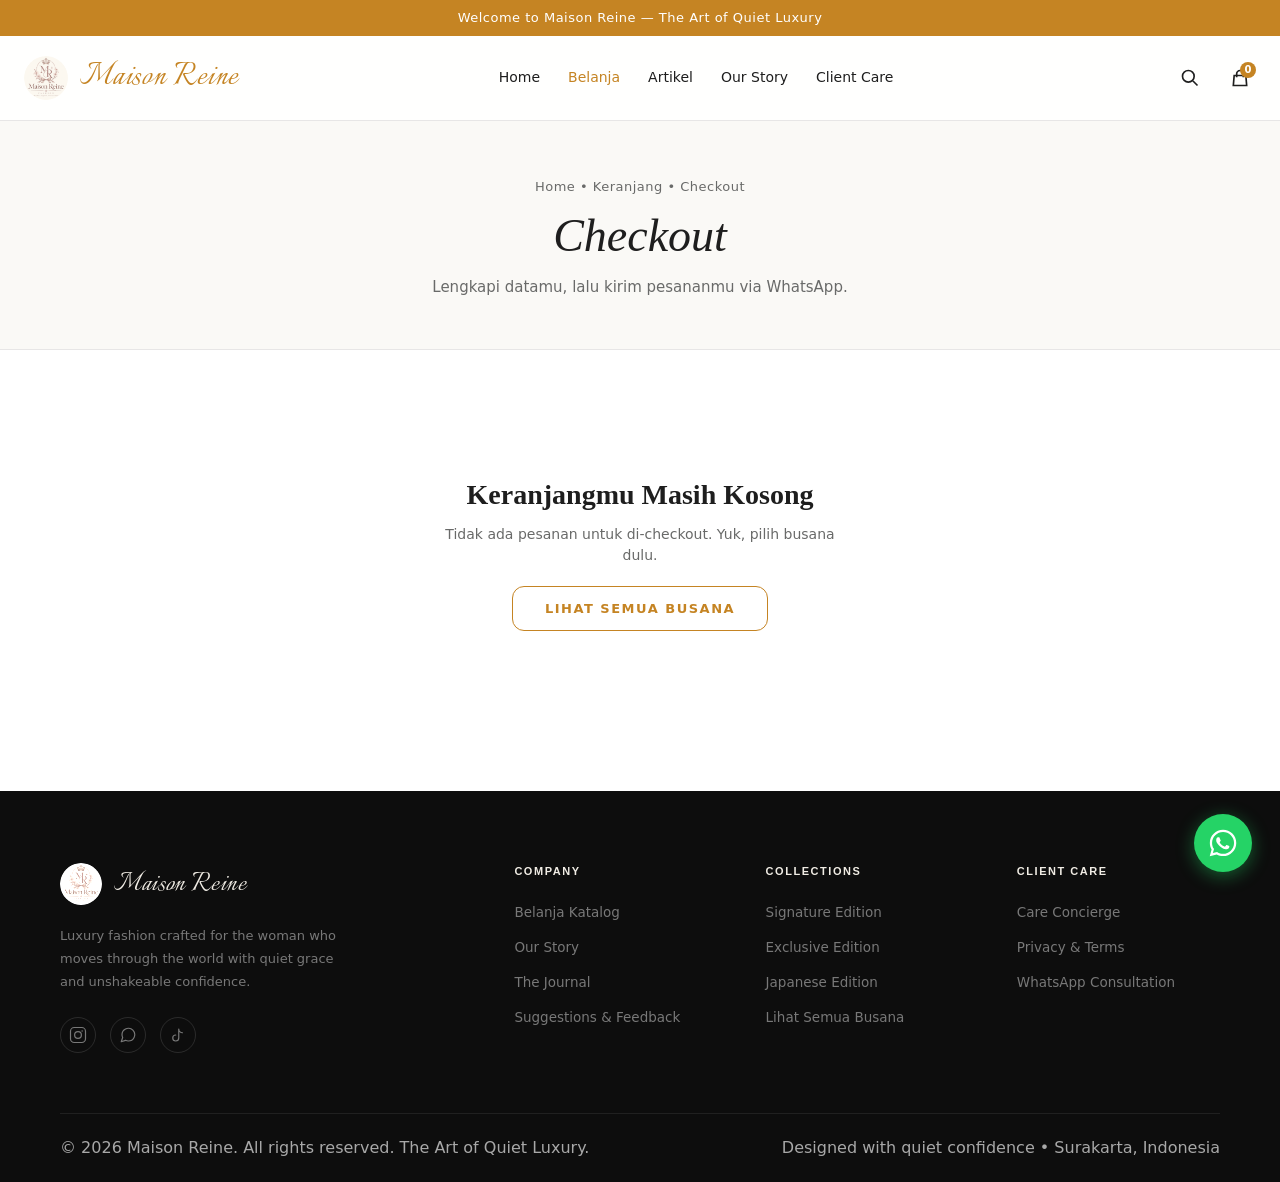
<file: checkout.html>
<!DOCTYPE html>
<html lang="id">
<head>
  <meta charset="UTF-8" />
  <meta name="viewport" content="width=device-width, initial-scale=1.0" />
  <title>Checkout — Maison Reine</title>

  <link rel="icon" type="image/png" href="assets/images/logo-clean.png" />

  <link rel="preconnect" href="https://fonts.googleapis.com">
  <link rel="preconnect" href="https://fonts.gstatic.com" crossorigin>
  <link href="https://fonts.googleapis.com/css2?family=Italianno&display=swap" rel="stylesheet">

  <link rel="stylesheet" href="assets/css/pure.css" />
</head>
<body>

<!-- Top Announcement Bar -->
  <div class="top-announcement">
    Welcome to Maison Reine — The Art of Quiet Luxury
  </div>

  <!-- Header -->
  <header class="site-header">
    <div class="header-container">

      <a href="index.html" class="brand-wrapper">
        <img src="assets/images/logo-clean.png" alt="Maison Reine" class="brand-logo" />
        <span class="brand-title">Maison Reine</span>
      </a>

      <nav class="desktop-nav">
        <a href="index.html" class="nav-link">Home</a>
        <a href="belanja.html" class="nav-link active">Belanja</a>
        <a href="journal.html" class="nav-link">Artikel</a>
        <a href="our-story.html" class="nav-link">Our Story</a>
        <a href="client-care.html" class="nav-link">Client Care</a>
      </nav>

      <div class="header-actions">
        <div class="search-box">
          <input type="text" class="search-input" id="pure-search-input" placeholder="Search curated piece..." />
          <button type="button" class="icon-btn" id="pure-search-btn" aria-label="Search">
            <svg width="20" height="20" fill="none" stroke="currentColor" stroke-width="2" viewBox="0 0 24 24"><path d="M21 21l-6-6m2-5a7 7 0 11-14 0 7 7 0 0114 0z"/></svg>
          </button>
        </div>

        <a href="keranjang.html" class="icon-btn" aria-label="Cart">
          <svg width="20" height="20" fill="none" stroke="currentColor" stroke-width="2" viewBox="0 0 24 24"><path d="M16 11V7a4 4 0 00-8 0v4M5 9h14l1 12H4L5 9z"/></svg>
          <span class="cart-badge" id="cart-counter">0</span>
        </a>
      </div>

    </div>
  </header>

  <!-- Hero / Banner Section -->
  <section class="shop-hero">
    <div class="shop-hero-inner">
      <nav class="shop-breadcrumb" aria-label="Breadcrumb">
        <a href="index.html">Home</a> &bull; <a href="keranjang.html">Keranjang</a> &bull; <span>Checkout</span>
      </nav>
      <h1 class="shop-hero-title">Checkout</h1>
      <p class="shop-hero-subtitle">Lengkapi datamu, lalu kirim pesananmu via WhatsApp.</p>
    </div>
  </section>

  <main class="shop-container">
    <!-- Empty State -->
    <div class="shop-empty-state" id="checkout-empty">
      <h3 class="shop-empty-title">Keranjangmu Masih Kosong</h3>
      <p class="shop-empty-desc">Tidak ada pesanan untuk di-checkout. Yuk, pilih busana dulu.</p>
      <a href="belanja.html" class="btn-explore-collection">Lihat Semua Busana</a>
    </div>

    <!-- Checkout Content -->
    <div class="checkout-layout" id="checkout-content">
      <form class="checkout-form" id="checkout-form" novalidate>
        <h2 class="checkout-section-title">Data Pembeli</h2>
        <div class="field">
          <label for="f-nama">Nama lengkap *</label>
          <input type="text" id="f-nama" placeholder="Nama kamu" />
        </div>
        <div class="field">
          <label for="f-wa">Nomor WhatsApp *</label>
          <input type="tel" id="f-wa" placeholder="08xxxxxxxxxx" />
        </div>
        <div class="field">
          <label for="f-email">Email (opsional)</label>
          <input type="email" id="f-email" placeholder="email@contoh.com" />
        </div>
        <div class="field">
          <label for="f-alamat">Alamat lengkap *</label>
          <textarea id="f-alamat" rows="3" placeholder="Jalan, nomor rumah, RT/RW, kelurahan, kecamatan"></textarea>
        </div>
        <div class="field">
          <label for="f-kota">Kota *</label>
          <input type="text" id="f-kota" placeholder="Kota / kabupaten" />
        </div>
        <div class="field">
          <label for="f-catatan">Catatan (opsional)</label>
          <textarea id="f-catatan" rows="2" placeholder="Contoh: bungkus kado, titip pesan, dll."></textarea>
        </div>

        <h2 class="checkout-section-title">Checkout via WhatsApp</h2>

        <!-- Panel: WhatsApp -->
        <div class="pay-panel" id="panel-wa">
          <p class="pay-panel-desc">Pesananmu beserta data di atas akan dikirim sebagai pesan WhatsApp ke toko.</p>
          <button type="button" class="btn-pay" id="btn-wa-send">Kirim Pesanan via WhatsApp</button>
        </div>
      </form>

      <aside class="cart-summary checkout-summary">
        <h2 class="cart-summary-title">Ringkasan Pesanan</h2>
        <p class="checkout-order-id">Order ID: <strong id="order-id"></strong></p>
        <div id="summary-items"></div>
        <div class="cart-summary-row"><span>Biaya kirim</span><strong>Dikonfirmasi toko</strong></div>
        <div class="cart-summary-row"><span>Total</span><strong id="summary-total">Rp0</strong></div>
        <a href="keranjang.html" class="btn-continue">Kembali ke Keranjang</a>
      </aside>
    </div>

  </main>

  <!-- Footer -->
  <footer class="site-footer" id="footer">
    <div class="footer-inner">
      <div class="footer-top">

        <div class="footer-col footer-col--brand">
          <div class="footer-logo-wrap">
            <img src="assets/images/logo-clean.png" alt="Maison Reine" class="footer-logo" />
            <span class="footer-brand-name">Maison Reine</span>
          </div>
          <p class="footer-tagline">Luxury fashion crafted for the woman who moves through the world with quiet grace and unshakeable confidence.</p>
          <div class="footer-socials">
            <a href="#" aria-label="Instagram" class="footer-social-link">
              <svg width="18" height="18" fill="none" stroke="currentColor" stroke-width="1.6" viewBox="0 0 24 24"><rect x="2" y="2" width="20" height="20" rx="5"/><circle cx="12" cy="12" r="4.5"/><circle cx="17.5" cy="6.5" r="1" fill="currentColor" stroke="none"/></svg>
            </a>
            <a href="https://wa.me/62882007282358" target="_blank" rel="noopener noreferrer" aria-label="WhatsApp" class="footer-social-link">
              <svg width="18" height="18" fill="none" stroke="currentColor" stroke-width="1.6" viewBox="0 0 24 24"><path stroke-linecap="round" stroke-linejoin="round" d="M21 11.5a8.38 8.38 0 01-.9 3.8 8.5 8.5 0 01-7.6 4.7 8.38 8.38 0 01-3.8-.9L3 21l1.9-5.7a8.38 8.38 0 01-.9-3.8 8.5 8.5 0 014.7-7.6 8.38 8.38 0 013.8-.9h.5a8.48 8.48 0 018 8v.5z"/></svg>
            </a>
            <a href="#" aria-label="TikTok" class="footer-social-link">
              <svg width="18" height="18" fill="none" stroke="currentColor" stroke-width="1.6" viewBox="0 0 24 24"><path stroke-linecap="round" stroke-linejoin="round" d="M9 12a4 4 0 104 4V4a5 5 0 005 5"/></svg>
            </a>
          </div>
        </div>

        <div class="footer-col">
          <h5 class="footer-col-title">Company</h5>
          <ul class="footer-links">
            <li><a href="belanja.html">Belanja Katalog</a></li>
            <li><a href="our-story.html">Our Story</a></li>
            <li><a href="journal.html">The Journal</a></li>
            <li><a href="feedback.html">Suggestions &amp; Feedback</a></li>
          </ul>
        </div>

        <div class="footer-col">
          <h5 class="footer-col-title">Collections</h5>
          <ul class="footer-links">
            <li><a href="belanja.html?collection=signature">Signature Edition</a></li>
            <li><a href="belanja.html?collection=exclusive">Exclusive Edition</a></li>
            <li><a href="belanja.html?collection=japanese">Japanese Edition</a></li>
            <li><a href="belanja.html">Lihat Semua Busana</a></li>
          </ul>
        </div>

        <div class="footer-col">
          <h5 class="footer-col-title">Client Care</h5>
          <ul class="footer-links">
            <li><a href="client-care.html">Care Concierge</a></li>
            <li><a href="privacy-policy.html">Privacy &amp; Terms</a></li>
            <li><a href="https://wa.me/62882007282358" target="_blank" rel="noopener noreferrer">WhatsApp Consultation</a></li>
          </ul>
        </div>

      </div>

      <div class="footer-bottom">
        <p class="copyright">&copy; 2026 Maison Reine. All rights reserved. The Art of Quiet Luxury.</p>
        <p class="footer-subtext">Designed with quiet confidence &bull; Surakarta, Indonesia</p>
      </div>
    </div>
  </footer>

  <!-- Toast Notification -->
  <div class="toast-notice" id="cart-toast">
    <svg width="18" height="18" fill="none" stroke="currentColor" stroke-width="2" viewBox="0 0 24 24">
      <path d="M5 13l4 4L19 7"/>
    </svg>
    <span id="toast-text">Item added to cart!</span>
  </div>

  <!-- Floating WhatsApp Button -->
  <a href="https://wa.me/62882007282358" class="floating-whatsapp" target="_blank" rel="noopener noreferrer" aria-label="Chat WhatsApp +62882007282358">
    <span class="floating-whatsapp-tooltip">Chat with us</span>
    <svg viewBox="0 0 24 24" aria-hidden="true">
      <path fill-rule="evenodd" clip-rule="evenodd" d="M12.04 2C6.58 2 2.13 6.45 2.13 11.91C2.13 13.66 2.59 15.36 3.45 16.86L2.05 22L7.3 20.62C8.75 21.41 10.38 21.83 12.04 21.83C17.5 21.83 21.95 17.38 21.95 11.92C21.95 9.27 20.92 6.78 19.05 4.91C17.18 3.03 14.69 2 12.04 2ZM12.04 20.06C10.55 20.06 9.1 19.66 7.84 18.91L7.54 18.73L4.42 19.55L5.25 16.51L5.05 16.2C4.24 14.91 3.82 13.43 3.82 11.91C3.82 7.38 7.51 3.69 12.04 3.69C14.24 3.69 16.31 4.55 17.86 6.1C19.42 7.66 20.27 9.72 20.27 11.92C20.28 16.45 16.58 20.06 12.04 20.06ZM16.6 14.34C16.35 14.22 15.15 13.63 14.93 13.55C14.71 13.47 14.54 13.43 14.38 13.67C14.22 13.91 13.75 14.46 13.61 14.62C13.47 14.78 13.33 14.8 13.09 14.68C12.85 14.56 11.83 14.2 10.9 13.37C10.18 12.73 9.69 11.93 9.55 11.69C9.41 11.45 9.54 11.32 9.66 11.2C9.77 11.09 9.9 10.92 10.02 10.78C10.14 10.64 10.18 10.54 10.26 10.38C10.34 10.22 10.3 10.08 10.24 9.96C10.18 9.84 9.63 8.51 9.42 8.02C9.22 7.54 9.01 7.61 8.86 7.6H8.38C8.22 7.6 7.96 7.66 7.74 7.9C7.52 8.14 6.89 8.73 6.89 9.92C6.89 11.11 7.76 12.26 7.88 12.42C8 12.58 9.59 15.03 12.02 16.08C12.6 16.33 13.05 16.48 13.4 16.59C13.98 16.77 14.51 16.75 14.93 16.69C15.4 16.62 16.37 16.1 16.57 15.53C16.77 14.96 16.77 14.47 16.71 14.37C16.65 14.27 16.48 14.21 16.6 14.34Z"/>
    </svg>
  </a>

  <script src="assets/js/products.js"></script>
  <script>
    // Cart (same storage as the rest of the site)
    // Keranjang dikosongkan saat halaman di-refresh (tetap tersimpan saat pindah halaman biasa)
    try { if (performance.getEntriesByType('navigation')[0].type === 'reload') localStorage.removeItem('maison_reine_cart'); } catch (e) {}
    let cart = JSON.parse(localStorage.getItem('maison_reine_cart')) || [];
    const toast = document.getElementById('cart-toast');
    const toastText = document.getElementById('toast-text');

    function updateCartUI() {
      const counter = document.getElementById('cart-counter');
      if (counter) counter.textContent = cart.length;
    }
    updateCartUI();

    function saveCart() {
      localStorage.setItem('maison_reine_cart', JSON.stringify(cart));
      updateCartUI();
    }

    function showToast(msg) {
      if (toast) {
        toastText.textContent = msg;
        toast.classList.add('show');
        setTimeout(() => toast.classList.remove('show'), 2500);
      }
    }

    function groupedCart() {
      const groups = [];
      cart.forEach((item) => {
        const found = groups.find((g) => g.name === item.name);
        if (found) found.qty++;
        else groups.push({ name: item.name, price: item.price, qty: 1 });
      });
      return groups;
    }

    function makeOrderId() {
      const d = new Date();
      const pad = (n) => String(n).padStart(2, '0');
      const stamp = '' + d.getFullYear() + pad(d.getMonth() + 1) + pad(d.getDate());
      return 'MR-' + stamp + '-' + Math.floor(1000 + Math.random() * 9000);
    }

    const orderId = makeOrderId();
    let totalPrice = 0;

    function buyerData() {
      return {
        nama: document.getElementById('f-nama').value.trim(),
        wa: document.getElementById('f-wa').value.trim(),
        email: document.getElementById('f-email').value.trim(),
        alamat: document.getElementById('f-alamat').value.trim(),
        kota: document.getElementById('f-kota').value.trim(),
        catatan: document.getElementById('f-catatan').value.trim()
      };
    }

    function validForm() {
      const b = buyerData();
      let ok = true;
      [['f-nama', b.nama], ['f-wa', b.wa], ['f-alamat', b.alamat], ['f-kota', b.kota]].forEach(([id, val]) => {
        const el = document.getElementById(id);
        el.classList.toggle('field-error', !val);
        if (!val) ok = false;
      });
      if (!ok) showToast('Lengkapi nama, nomor WhatsApp, alamat, dan kota dulu.');
      return ok;
    }

    function orderLines() {
      return groupedCart().map((g) => g.qty + 'x ' + g.name + ' — ' + window.formatRp(g.price * g.qty));
    }

    document.addEventListener('DOMContentLoaded', () => {
      // Header Search toggle
      const sBtn = document.getElementById('pure-search-btn');
      const sInput = document.getElementById('pure-search-input');
      if (sBtn && sInput) {
        sBtn.addEventListener('click', (e) => {
          e.preventDefault();
          e.stopPropagation();
          sInput.classList.toggle('active');
          if (sInput.classList.contains('active')) {
            sInput.focus();
          }
        });
        document.addEventListener('click', (e) => {
          if (!sBtn.contains(e.target) && !sInput.contains(e.target)) {
            sInput.classList.remove('active');
          }
        });
        sInput.addEventListener('keydown', (e) => {
          if (e.key === 'Enter') {
            e.preventDefault();
            window.location.href = 'belanja.html';
          }
        });
      }

      document.getElementById('order-id').textContent = orderId;
      const groups = groupedCart();
      const emptyEl = document.getElementById('checkout-empty');
      const contentEl = document.getElementById('checkout-content');
      if (groups.length === 0) {
        emptyEl.classList.add('show');
        contentEl.style.display = 'none';
        return;
      }
      emptyEl.classList.remove('show');
      contentEl.style.display = 'grid';

      totalPrice = 0;
      document.getElementById('summary-items').innerHTML = groups.map((g) => {
        const product = window.findProductByName(g.name);
        const img = product ? product.image : 'assets/images/logo-clean.png';
        totalPrice += g.price * g.qty;
        return (
          '<div class="summary-item">' +
            '<img src="' + img + '" alt="' + g.name + '" class="summary-item-img" />' +
            '<div class="summary-item-info"><span class="summary-item-name">' + g.name + '</span>' +
            '<span class="summary-item-qty">' + g.qty + 'x ' + window.formatRp(g.price) + '</span></div>' +
            '<span class="summary-item-subtotal">' + window.formatRp(g.price * g.qty) + '</span>' +
          '</div>'
        );
      }).join('');
      document.getElementById('summary-total').textContent = window.formatRp(totalPrice);

      document.getElementById('btn-wa-send').addEventListener('click', () => {
        if (!validForm()) return;
        const b = buyerData();
        const msg = 'Halo Maison Reine, saya mau pesan:\n' +
          orderLines().join('\n') + '\nTotal: ' + window.formatRp(totalPrice) +
          '\n\nNama: ' + b.nama + '\nWhatsApp: ' + b.wa +
          (b.email ? '\nEmail: ' + b.email : '') +
          '\nAlamat: ' + b.alamat + ', ' + b.kota +
          (b.catatan ? '\nCatatan: ' + b.catatan : '') +
          '\nOrder ID: ' + orderId;
        window.open('https://wa.me/' + window.MAISON_WA + '?text=' + encodeURIComponent(msg), '_blank');
      });
    });
  </script>

</body>
</html>
</file>
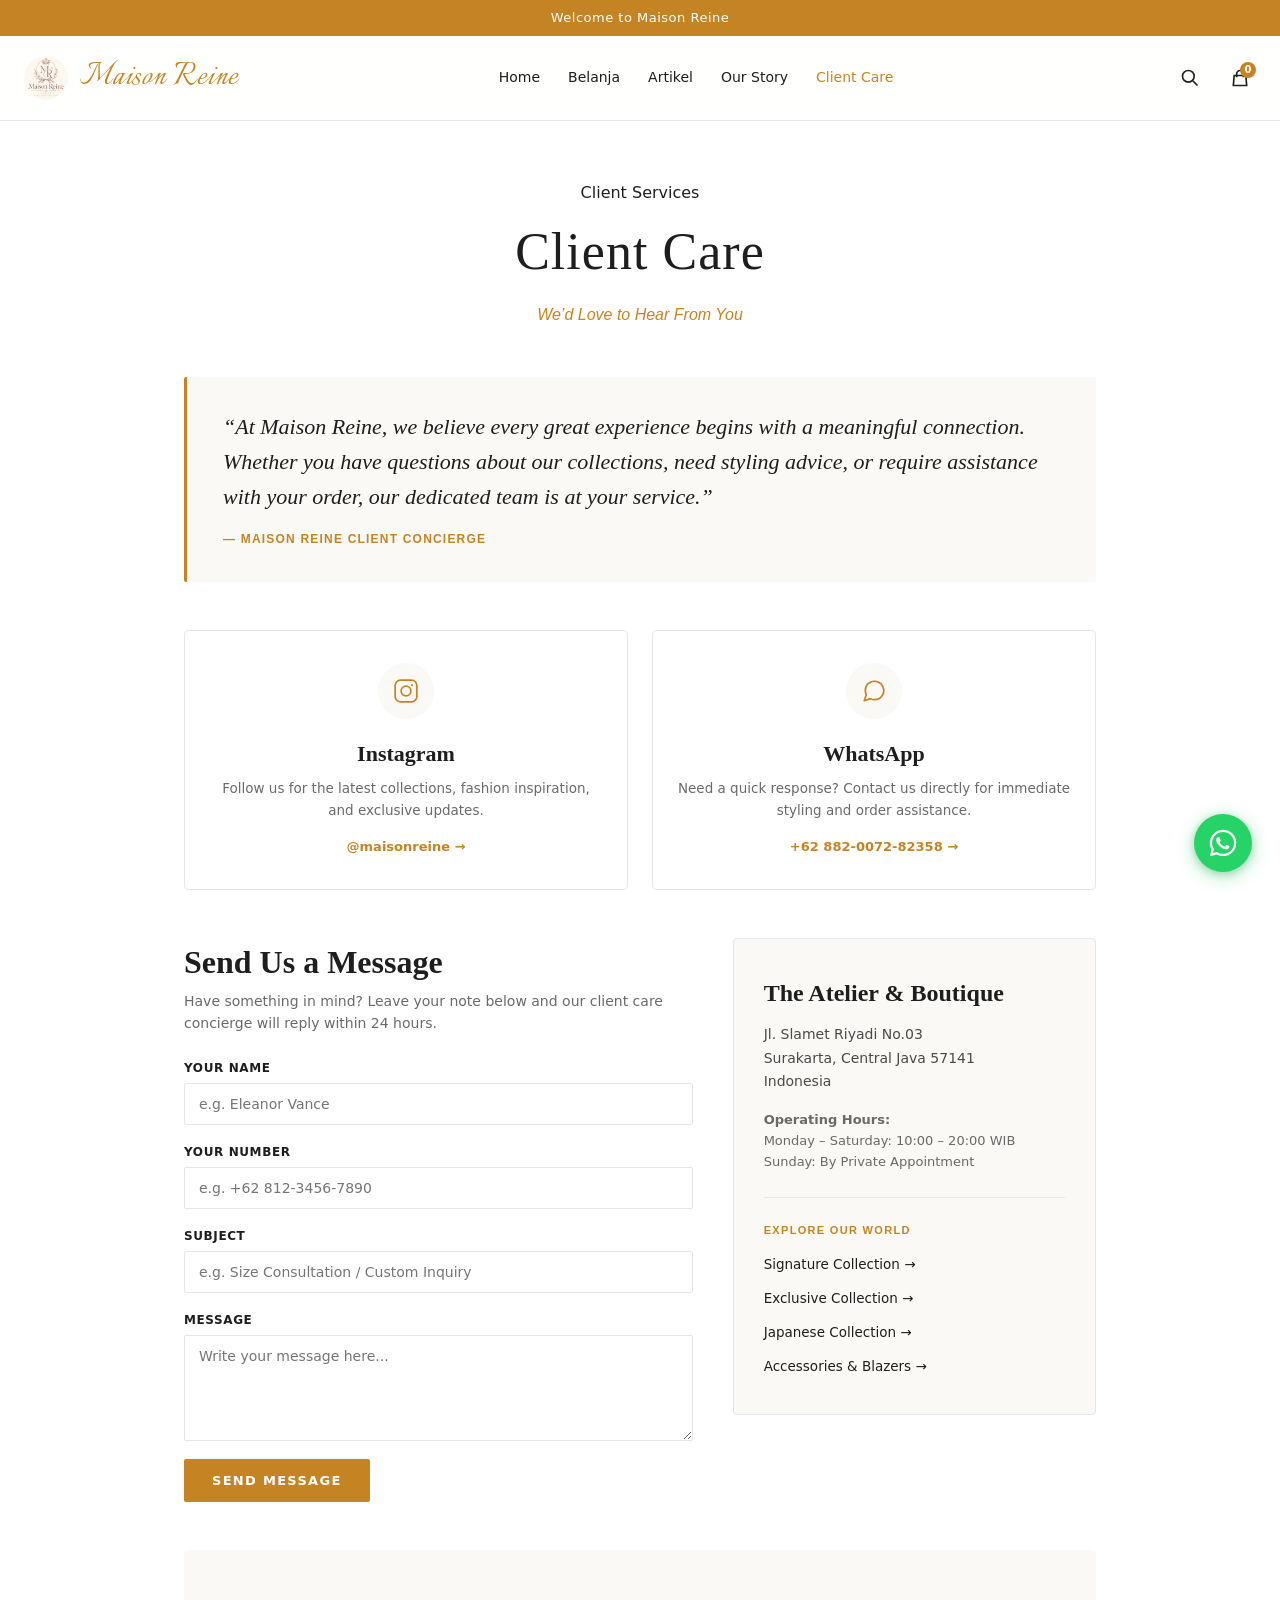
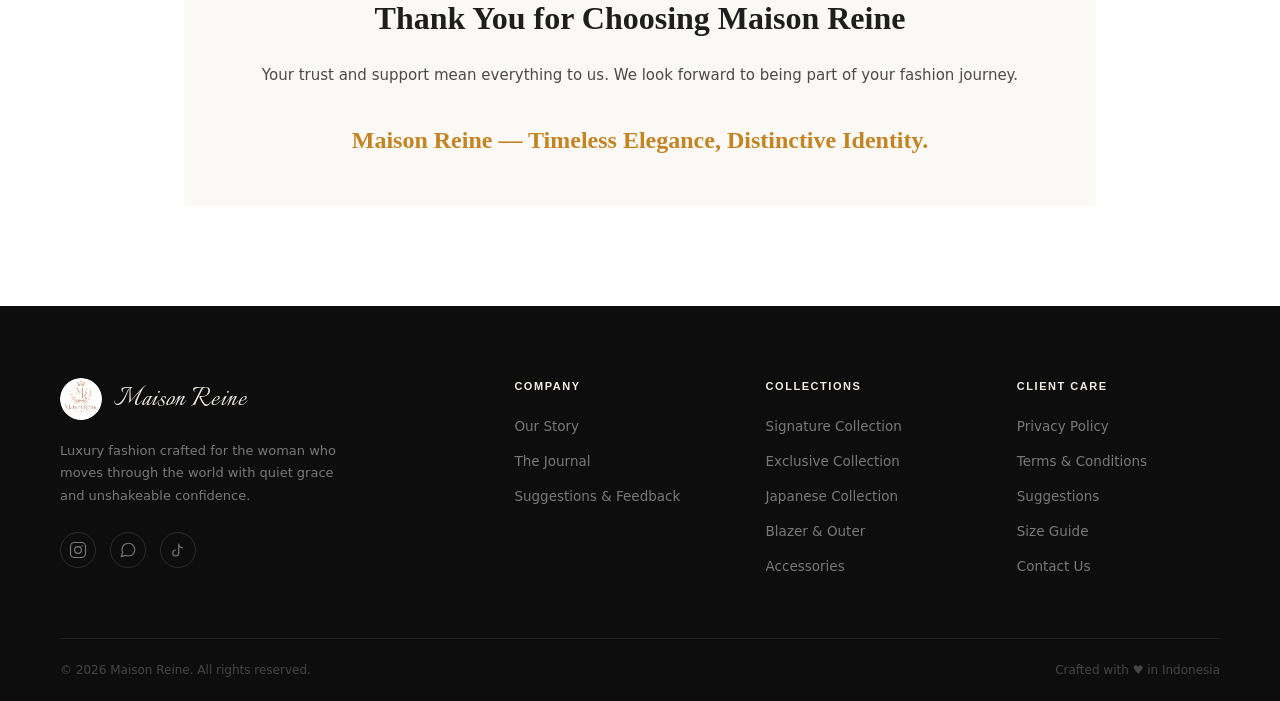
<file: client-care.html>
<!DOCTYPE html>
<html lang="id">
<head>
  <meta charset="UTF-8" />
  <meta name="viewport" content="width=device-width, initial-scale=1.0" />
  <title>Client Care — Maison Reine</title>

  <link rel="icon" type="image/png" href="assets/images/logo-clean.png" />

  <link rel="preconnect" href="https://fonts.googleapis.com">
  <link rel="preconnect" href="https://fonts.gstatic.com" crossorigin>
  <link href="https://fonts.googleapis.com/css2?family=Italianno&display=swap" rel="stylesheet">

  <link rel="stylesheet" href="assets/css/pure.css" />
</head>
<body>

  <div class="top-announcement">
    Welcome to Maison Reine
  </div>

  <header class="site-header">
    <div class="header-container">

      <a href="index.html" class="brand-wrapper">
        <img src="assets/images/logo-clean.png" alt="Maison Reine" class="brand-logo" />
        <span class="brand-title">Maison Reine</span>
      </a>

      <nav class="desktop-nav">
        <a href="index.html" class="nav-link">Home</a>
        <a href="belanja.html" class="nav-link">Belanja</a>
        <a href="journal.html" class="nav-link">Artikel</a>
        <a href="our-story.html" class="nav-link">Our Story</a>
        <a href="client-care.html" class="nav-link active">Client Care</a>
      </nav>

      <div class="header-actions">
        <div class="search-box">
          <input type="text" class="search-input" id="pure-search-input" placeholder="Search curated piece..." />
          <button class="icon-btn" id="pure-search-btn" aria-label="Search">
            <svg width="20" height="20" fill="none" stroke="currentColor" stroke-width="2" viewBox="0 0 24 24"><path d="M21 21l-6-6m2-5a7 7 0 11-14 0 7 7 0 0114 0z"/></svg>
          </button>
        </div>

        <a href="keranjang.html" class="icon-btn" aria-label="Cart">
          <svg width="20" height="20" fill="none" stroke="currentColor" stroke-width="2" viewBox="0 0 24 24"><path d="M16 11V7a4 4 0 00-8 0v4M5 9h14l1 12H4L5 9z"/></svg>
          <span class="cart-badge" id="cart-counter">0</span>
        </a>
      </div>

    </div>
  </header>

  <main class="page-container">
    <div class="story-hero-section">
      <span class="section-eyebrow">Client Services</span>
      <h1 class="story-page-title">Client Care</h1>
      <p class="story-page-subtitle">We&rsquo;d Love to Hear From You</p>
    </div>

    <div class="story-content-wrap">
      
      <div class="story-lead-quote">
        <p>
          &ldquo;At Maison Reine, we believe every great experience begins with a meaningful connection. Whether you have questions about our collections, need styling advice, or require assistance with your order, our dedicated team is at your service.&rdquo;
        </p>
        <span class="quote-author">&mdash; Maison Reine Client Concierge</span>
      </div>

      <div class="care-channels-grid">
        <div class="care-card">
          <div class="care-icon-box">
            <svg width="26" height="26" fill="none" stroke="currentColor" stroke-width="1.6" viewBox="0 0 24 24"><rect x="2" y="2" width="20" height="20" rx="5"/><circle cx="12" cy="12" r="4.5"/><circle cx="17.5" cy="6.5" r="1" fill="currentColor" stroke="none"/></svg>
          </div>
          <h3 class="care-title">Instagram</h3>
          <p class="care-desc">Follow us for the latest collections, fashion inspiration, and exclusive updates.</p>
          <a href="https://instagram.com/maisonreine" target="_blank" rel="noopener" class="care-link">@maisonreine &rarr;</a>
        </div>

        <div class="care-card">
          <div class="care-icon-box">
            <svg width="26" height="26" fill="none" stroke="currentColor" stroke-width="1.6" viewBox="0 0 24 24"><path stroke-linecap="round" stroke-linejoin="round" d="M21 11.5a8.38 8.38 0 01-.9 3.8 8.5 8.5 0 01-7.6 4.7 8.38 8.38 0 01-3.8-.9L3 21l1.9-5.7a8.38 8.38 0 01-.9-3.8 8.5 8.5 0 014.7-7.6 8.38 8.38 0 013.8-.9h.5a8.48 8.48 0 018 8v.5z"/></svg>
          </div>
          <h3 class="care-title">WhatsApp</h3>
          <p class="care-desc">Need a quick response? Contact us directly for immediate styling and order assistance.</p>
          <a href="https://wa.me/62882007282358" target="_blank" rel="noopener noreferrer" class="care-link">+62 882-0072-82358 &rarr;</a>
        </div>
      </div>

      <div class="care-contact-block">
        <div class="care-form-col">
          <h2 class="story-heading">Send Us a Message</h2>
          <p class="form-intro">Have something in mind? Leave your note below and our client care concierge will reply within 24 hours.</p>

          <form class="care-form" id="contact-form" onsubmit="return sendCareWhatsApp(event)">
            <div class="form-group">
              <label for="care-name">Your Name</label>
              <input type="text" id="care-name" class="form-input" placeholder="e.g. Eleanor Vance" required />
            </div>

            <div class="form-group">
              <label for="care-number">Your Number</label>
              <input type="tel" id="care-number" class="form-input" placeholder="e.g. +62 812-3456-7890" required />
            </div>

            <div class="form-group">
              <label for="care-subject">Subject</label>
              <input type="text" id="care-subject" class="form-input" placeholder="e.g. Size Consultation / Custom Inquiry" required />
            </div>

            <div class="form-group">
              <label for="care-message">Message</label>
              <textarea id="care-message" class="form-textarea" rows="5" placeholder="Write your message here..." required></textarea>
            </div>

            <button type="submit" class="form-submit-btn">Send Message</button>
          </form>
        </div>

        <div class="care-info-col">
          <div class="atelier-card">
            <h3 class="atelier-title">The Atelier &amp; Boutique</h3>
            <p class="atelier-address">
              Jl. Slamet Riyadi No.03<br />
              Surakarta, Central Java 57141<br />
              Indonesia
            </p>
            <div class="atelier-meta">
              <p><strong>Operating Hours:</strong><br />Monday &ndash; Saturday: 10:00 &ndash; 20:00 WIB<br />Sunday: By Private Appointment</p>
            </div>

            <div class="atelier-divider"></div>

            <h4 class="curated-title">Explore Our World</h4>
            <ul class="curated-list">
              <li><a href="belanja.html?collection=signature">Signature Collection &rarr;</a></li>
              <li><a href="belanja.html?collection=exclusive">Exclusive Collection &rarr;</a></li>
              <li><a href="belanja.html?collection=japanese">Japanese Collection &rarr;</a></li>
              <li><a href="index.html#category-discover">Accessories &amp; Blazers &rarr;</a></li>
            </ul>
          </div>
        </div>
      </div>

      <div class="story-conclusion">
        <h2 class="story-heading" style="text-align: center;">Thank You for Choosing Maison Reine</h2>
        <p>
          Your trust and support mean everything to us. We look forward to being part of your fashion journey.
        </p>
        <p class="story-motto">
          <strong>Maison Reine &mdash; Timeless Elegance, Distinctive Identity.</strong>
        </p>
      </div>

    </div>
  </main>

  <footer class="site-footer" id="footer">
    <div class="footer-inner">
      <div class="footer-top">

        <div class="footer-col footer-col--brand">
          <div class="footer-logo-wrap">
            <img src="assets/images/logo-clean.png" alt="Maison Reine" class="footer-logo" />
            <span class="footer-brand-name">Maison Reine</span>
          </div>
          <p class="footer-tagline">Luxury fashion crafted for the woman who moves through the world with quiet grace and unshakeable confidence.</p>
          <div class="footer-socials">
            <a href="#" aria-label="Instagram" class="footer-social-link">
              <svg width="18" height="18" fill="none" stroke="currentColor" stroke-width="1.6" viewBox="0 0 24 24"><rect x="2" y="2" width="20" height="20" rx="5"/><circle cx="12" cy="12" r="4.5"/><circle cx="17.5" cy="6.5" r="1" fill="currentColor" stroke="none"/></svg>
            </a>
            <a href="https://wa.me/62882007282358" target="_blank" rel="noopener noreferrer" aria-label="WhatsApp" class="footer-social-link">
              <svg width="18" height="18" fill="none" stroke="currentColor" stroke-width="1.6" viewBox="0 0 24 24"><path stroke-linecap="round" stroke-linejoin="round" d="M21 11.5a8.38 8.38 0 01-.9 3.8 8.5 8.5 0 01-7.6 4.7 8.38 8.38 0 01-3.8-.9L3 21l1.9-5.7a8.38 8.38 0 01-.9-3.8 8.5 8.5 0 014.7-7.6 8.38 8.38 0 013.8-.9h.5a8.48 8.48 0 018 8v.5z"/></svg>
            </a>
            <a href="#" aria-label="TikTok" class="footer-social-link">
              <svg width="18" height="18" fill="none" stroke="currentColor" stroke-width="1.6" viewBox="0 0 24 24"><path stroke-linecap="round" stroke-linejoin="round" d="M9 12a4 4 0 104 4V4a5 5 0 005 5"/></svg>
            </a>
          </div>
        </div>

        <div class="footer-col">
          <h5 class="footer-col-title">Company</h5>
          <ul class="footer-links">
            <li><a href="our-story.html">Our Story</a></li>
            <li><a href="journal.html">The Journal</a></li>
            <li><a href="feedback.html">Suggestions &amp; Feedback</a></li>
          </ul>
        </div>

        <div class="footer-col">
          <h5 class="footer-col-title">Collections</h5>
          <ul class="footer-links">
            <li><a href="belanja.html?collection=signature">Signature Collection</a></li>
            <li><a href="belanja.html?collection=exclusive">Exclusive Collection</a></li>
            <li><a href="belanja.html?collection=japanese">Japanese Collection</a></li>
            <li><a href="index.html#category-discover">Blazer &amp; Outer</a></li>
            <li><a href="index.html#category-discover">Accessories</a></li>
          </ul>
        </div>

        <div class="footer-col">
          <h5 class="footer-col-title">Client Care</h5>
          <ul class="footer-links">
            <li><a href="privacy-policy.html">Privacy Policy</a></li>
            <li><a href="client-care.html">Terms &amp; Conditions</a></li>
            <li><a href="feedback.html">Suggestions</a></li>
            <li><a href="#">Size Guide</a></li>
            <li><a href="#">Contact Us</a></li>
          </ul>
        </div>

      </div>

      <div class="footer-bottom">
        <p class="footer-copy">&copy; 2026 Maison Reine. All rights reserved.</p>
        <p class="footer-copy footer-copy--right">Crafted with &hearts; in Indonesia</p>
      </div>
    </div>
  </footer>

  <script>
    // Keranjang dikosongkan saat halaman di-refresh (tetap tersimpan saat pindah halaman biasa)
    try { if (performance.getEntriesByType('navigation')[0].type === 'reload') localStorage.removeItem('maison_reine_cart'); } catch (e) {}
    let cart = JSON.parse(localStorage.getItem('maison_reine_cart') || '[]');
    const cartBadge = document.getElementById('cart-counter');
    function updateCartUI() {
      if (cartBadge) {
        cartBadge.textContent = cart.length;
      }
    }
    updateCartUI();

    // Formulir Client Care dikirim ke WhatsApp (62882007282358)
    function sendCareWhatsApp(e) {
      e.preventDefault();
      var name = document.getElementById('care-name').value.trim();
      var number = document.getElementById('care-number').value.trim();
      var subject = document.getElementById('care-subject').value.trim();
      var message = document.getElementById('care-message').value.trim();
      var text = 'Hello Maison Reine,\n\n'
        + 'Name: ' + name + '\n'
        + 'Number: ' + number + '\n'
        + 'Subject: ' + subject + '\n\n'
        + message;
      window.open('https://wa.me/62882007282358?text=' + encodeURIComponent(text), '_blank');
      e.target.reset();
      return false;
    }

    document.addEventListener('DOMContentLoaded', () => {
      const sBtn = document.getElementById('pure-search-btn');
      const sInput = document.getElementById('pure-search-input');
      if (sBtn && sInput) {
        sBtn.addEventListener('click', (e) => {
          e.preventDefault();
          e.stopPropagation();
          sInput.classList.toggle('active');
          if (sInput.classList.contains('active')) {
            sInput.focus();
          }
        });
        document.addEventListener('click', (e) => {
          if (!sBtn.contains(e.target) && !sInput.contains(e.target)) {
            sInput.classList.remove('active');
          }
        });
        sInput.addEventListener('keydown', (e) => {
          if (e.key === 'Enter') {
            e.preventDefault();
            const query = sInput.value.trim().toLowerCase();
            if (query) {
              window.location.href = 'index.html#category-discover';
            }
          }
        });
      }
    });
  </script>

  <!-- Floating WhatsApp Button -->
  <a href="https://wa.me/62882007282358" class="floating-whatsapp" target="_blank" rel="noopener noreferrer" aria-label="Chat WhatsApp +62882007282358">
    <span class="floating-whatsapp-tooltip">Chat with us</span>
    <svg viewBox="0 0 24 24" aria-hidden="true">
      <path fill-rule="evenodd" clip-rule="evenodd" d="M12.04 2C6.58 2 2.13 6.45 2.13 11.91C2.13 13.66 2.59 15.36 3.45 16.86L2.05 22L7.3 20.62C8.75 21.41 10.38 21.83 12.04 21.83C17.5 21.83 21.95 17.38 21.95 11.92C21.95 9.27 20.92 6.78 19.05 4.91C17.18 3.03 14.69 2 12.04 2ZM12.04 20.06C10.55 20.06 9.1 19.66 7.84 18.91L7.54 18.73L4.42 19.55L5.25 16.51L5.05 16.2C4.24 14.91 3.82 13.43 3.82 11.91C3.82 7.38 7.51 3.69 12.04 3.69C14.24 3.69 16.31 4.55 17.86 6.1C19.42 7.66 20.27 9.72 20.27 11.92C20.28 16.45 16.58 20.06 12.04 20.06ZM16.6 14.34C16.35 14.22 15.15 13.63 14.93 13.55C14.71 13.47 14.54 13.43 14.38 13.67C14.22 13.91 13.75 14.46 13.61 14.62C13.47 14.78 13.33 14.8 13.09 14.68C12.85 14.56 11.83 14.2 10.9 13.37C10.18 12.73 9.69 11.93 9.55 11.69C9.41 11.45 9.54 11.32 9.66 11.2C9.77 11.09 9.9 10.92 10.02 10.78C10.14 10.64 10.18 10.54 10.26 10.38C10.34 10.22 10.3 10.08 10.24 9.96C10.18 9.84 9.63 8.51 9.42 8.02C9.22 7.54 9.01 7.61 8.86 7.6H8.38C8.22 7.6 7.96 7.66 7.74 7.9C7.52 8.14 6.89 8.73 6.89 9.92C6.89 11.11 7.76 12.26 7.88 12.42C8 12.58 9.59 15.03 12.02 16.08C12.6 16.33 13.05 16.48 13.4 16.59C13.98 16.77 14.51 16.75 14.93 16.69C15.4 16.62 16.37 16.1 16.57 15.53C16.77 14.96 16.77 14.47 16.71 14.37C16.65 14.27 16.48 14.21 16.6 14.34Z"/>
    </svg>
  </a>
</body>
</html>
</file>
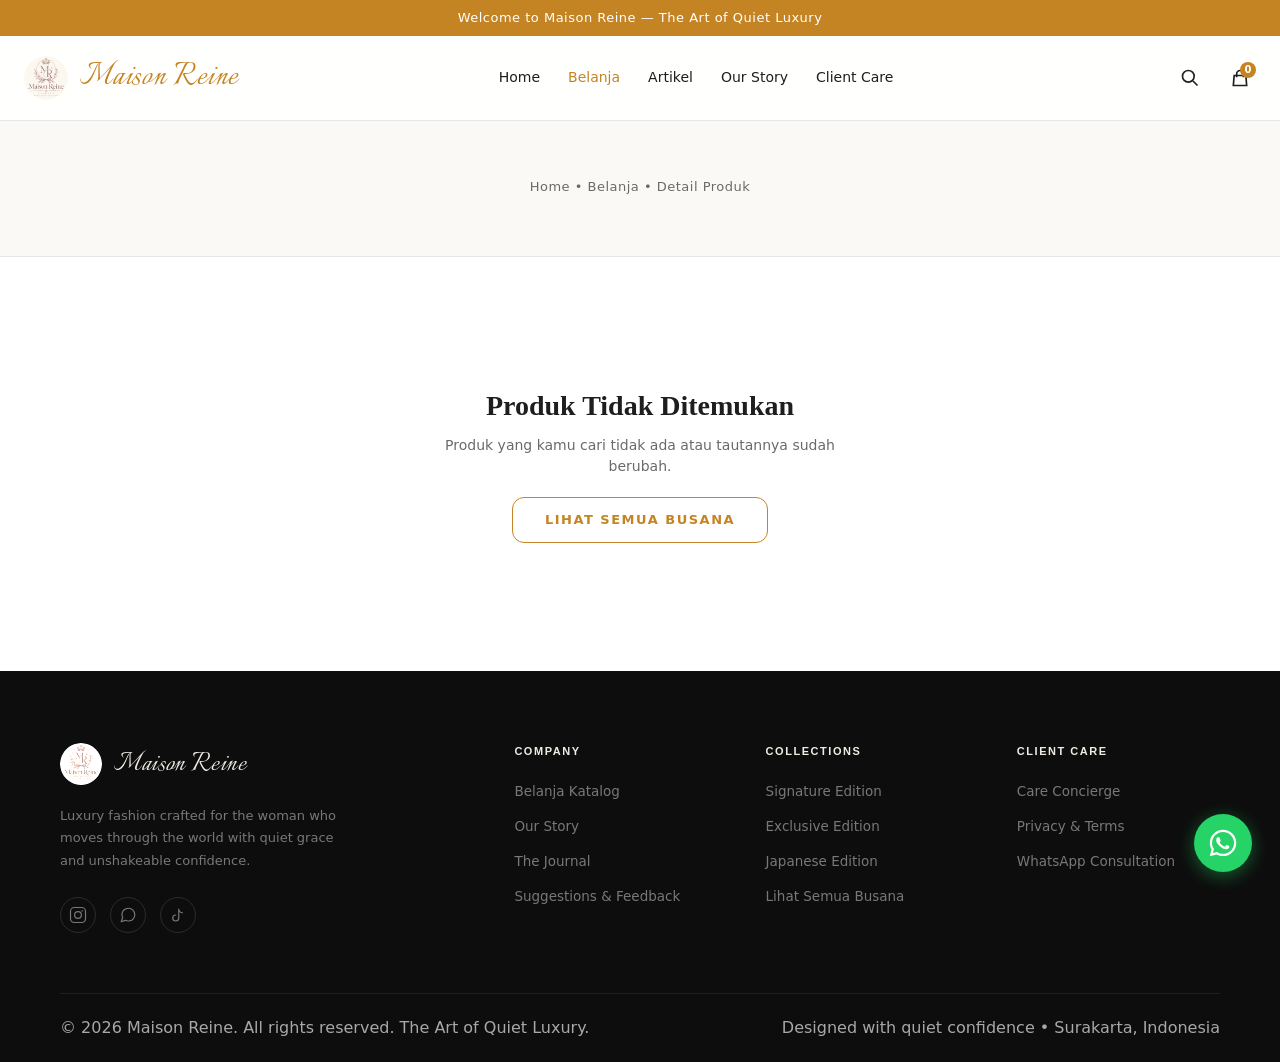
<file: detail.html>
<!DOCTYPE html>
<html lang="id">
<head>
  <meta charset="UTF-8" />
  <meta name="viewport" content="width=device-width, initial-scale=1.0" />
  <title>Detail Produk — Maison Reine</title>

  <link rel="icon" type="image/png" href="assets/images/logo-clean.png" />

  <link rel="preconnect" href="https://fonts.googleapis.com">
  <link rel="preconnect" href="https://fonts.gstatic.com" crossorigin>
  <link href="https://fonts.googleapis.com/css2?family=Italianno&display=swap" rel="stylesheet">

  <link rel="stylesheet" href="assets/css/pure.css" />
</head>
<body>

<!-- Top Announcement Bar -->
  <div class="top-announcement">
    Welcome to Maison Reine — The Art of Quiet Luxury
  </div>

  <!-- Header -->
  <header class="site-header">
    <div class="header-container">

      <a href="index.html" class="brand-wrapper">
        <img src="assets/images/logo-clean.png" alt="Maison Reine" class="brand-logo" />
        <span class="brand-title">Maison Reine</span>
      </a>

      <nav class="desktop-nav">
        <a href="index.html" class="nav-link">Home</a>
        <a href="belanja.html" class="nav-link active">Belanja</a>
        <a href="journal.html" class="nav-link">Artikel</a>
        <a href="our-story.html" class="nav-link">Our Story</a>
        <a href="client-care.html" class="nav-link">Client Care</a>
      </nav>

      <div class="header-actions">
        <div class="search-box">
          <input type="text" class="search-input" id="pure-search-input" placeholder="Search curated piece..." />
          <button type="button" class="icon-btn" id="pure-search-btn" aria-label="Search">
            <svg width="20" height="20" fill="none" stroke="currentColor" stroke-width="2" viewBox="0 0 24 24"><path d="M21 21l-6-6m2-5a7 7 0 11-14 0 7 7 0 0114 0z"/></svg>
          </button>
        </div>

        <a href="keranjang.html" class="icon-btn" aria-label="Cart">
          <svg width="20" height="20" fill="none" stroke="currentColor" stroke-width="2" viewBox="0 0 24 24"><path d="M16 11V7a4 4 0 00-8 0v4M5 9h14l1 12H4L5 9z"/></svg>
          <span class="cart-badge" id="cart-counter">0</span>
        </a>
      </div>

    </div>
  </header>

  <!-- Breadcrumb -->
  <section class="shop-hero">
    <div class="shop-hero-inner">
      <nav class="shop-breadcrumb" aria-label="Breadcrumb">
        <a href="index.html">Home</a> &bull; <a href="belanja.html">Belanja</a> &bull; <span id="detail-crumb-name">Detail Produk</span>
      </nav>
    </div>
  </section>

  <!-- Product Detail -->
  <main class="detail-section" id="detail-main">
    <div class="detail-grid">
      <div class="detail-gallery">
        <img id="detail-img" src="assets/images/logo-clean.png" alt="" class="detail-img" />
      </div>
      <div class="detail-info">
        <span class="detail-collection" id="detail-collection"></span>
        <h1 class="detail-name" id="detail-name"></h1>
        <div class="product-rating"><span class="star-icon">&#9733;&#9733;&#9733;&#9733;&#9733;</span></div>
        <p class="detail-price" id="detail-price"></p>
        <p class="detail-desc" id="detail-desc"></p>
        <div class="detail-actions">
          <a id="detail-wa" class="btn-detail-wa" href="#" target="_blank" rel="noopener noreferrer">Tanya via WhatsApp</a>
        </div>
        <div class="detail-meta">
          <p>Koleksi: <strong id="detail-collection-name"></strong></p>
          <p>Kode produk: <strong id="detail-code"></strong></p>
        </div>
      </div>
    </div>

    <section class="related-section">
      <h2 class="related-title">Lengkapi Gayamu</h2>
      <div class="products-grid" id="related-grid"></div>
    </section>
  </main>

  <!-- Empty State: produk tidak ditemukan -->
  <main class="detail-section" id="detail-empty" style="display: none;">
    <div class="shop-empty-state show">
      <h3 class="shop-empty-title">Produk Tidak Ditemukan</h3>
      <p class="shop-empty-desc">Produk yang kamu cari tidak ada atau tautannya sudah berubah.</p>
      <a href="belanja.html" class="btn-explore-collection">Lihat Semua Busana</a>
    </div>
  </main>

  <!-- Footer -->
  <footer class="site-footer" id="footer">
    <div class="footer-inner">
      <div class="footer-top">

        <div class="footer-col footer-col--brand">
          <div class="footer-logo-wrap">
            <img src="assets/images/logo-clean.png" alt="Maison Reine" class="footer-logo" />
            <span class="footer-brand-name">Maison Reine</span>
          </div>
          <p class="footer-tagline">Luxury fashion crafted for the woman who moves through the world with quiet grace and unshakeable confidence.</p>
          <div class="footer-socials">
            <a href="#" aria-label="Instagram" class="footer-social-link">
              <svg width="18" height="18" fill="none" stroke="currentColor" stroke-width="1.6" viewBox="0 0 24 24"><rect x="2" y="2" width="20" height="20" rx="5"/><circle cx="12" cy="12" r="4.5"/><circle cx="17.5" cy="6.5" r="1" fill="currentColor" stroke="none"/></svg>
            </a>
            <a href="https://wa.me/62882007282358" target="_blank" rel="noopener noreferrer" aria-label="WhatsApp" class="footer-social-link">
              <svg width="18" height="18" fill="none" stroke="currentColor" stroke-width="1.6" viewBox="0 0 24 24"><path stroke-linecap="round" stroke-linejoin="round" d="M21 11.5a8.38 8.38 0 01-.9 3.8 8.5 8.5 0 01-7.6 4.7 8.38 8.38 0 01-3.8-.9L3 21l1.9-5.7a8.38 8.38 0 01-.9-3.8 8.5 8.5 0 014.7-7.6 8.38 8.38 0 013.8-.9h.5a8.48 8.48 0 018 8v.5z"/></svg>
            </a>
            <a href="#" aria-label="TikTok" class="footer-social-link">
              <svg width="18" height="18" fill="none" stroke="currentColor" stroke-width="1.6" viewBox="0 0 24 24"><path stroke-linecap="round" stroke-linejoin="round" d="M9 12a4 4 0 104 4V4a5 5 0 005 5"/></svg>
            </a>
          </div>
        </div>

        <div class="footer-col">
          <h5 class="footer-col-title">Company</h5>
          <ul class="footer-links">
            <li><a href="belanja.html">Belanja Katalog</a></li>
            <li><a href="our-story.html">Our Story</a></li>
            <li><a href="journal.html">The Journal</a></li>
            <li><a href="feedback.html">Suggestions &amp; Feedback</a></li>
          </ul>
        </div>

        <div class="footer-col">
          <h5 class="footer-col-title">Collections</h5>
          <ul class="footer-links">
            <li><a href="belanja.html?collection=signature">Signature Edition</a></li>
            <li><a href="belanja.html?collection=exclusive">Exclusive Edition</a></li>
            <li><a href="belanja.html?collection=japanese">Japanese Edition</a></li>
            <li><a href="belanja.html">Lihat Semua Busana</a></li>
          </ul>
        </div>

        <div class="footer-col">
          <h5 class="footer-col-title">Client Care</h5>
          <ul class="footer-links">
            <li><a href="client-care.html">Care Concierge</a></li>
            <li><a href="privacy-policy.html">Privacy &amp; Terms</a></li>
            <li><a href="https://wa.me/62882007282358" target="_blank" rel="noopener noreferrer">WhatsApp Consultation</a></li>
          </ul>
        </div>

      </div>

      <div class="footer-bottom">
        <p class="copyright">&copy; 2026 Maison Reine. All rights reserved. The Art of Quiet Luxury.</p>
        <p class="footer-subtext">Designed with quiet confidence &bull; Surakarta, Indonesia</p>
      </div>
    </div>
  </footer>

  <!-- Toast Notification -->
  <div class="toast-notice" id="cart-toast">
    <svg width="18" height="18" fill="none" stroke="currentColor" stroke-width="2" viewBox="0 0 24 24">
      <path d="M5 13l4 4L19 7"/>
    </svg>
    <span id="toast-text">Item added to cart!</span>
  </div>

  <!-- Floating WhatsApp Button -->
  <a href="https://wa.me/62882007282358" class="floating-whatsapp" target="_blank" rel="noopener noreferrer" aria-label="Chat WhatsApp +62882007282358">
    <span class="floating-whatsapp-tooltip">Chat with us</span>
    <svg viewBox="0 0 24 24" aria-hidden="true">
      <path fill-rule="evenodd" clip-rule="evenodd" d="M12.04 2C6.58 2 2.13 6.45 2.13 11.91C2.13 13.66 2.59 15.36 3.45 16.86L2.05 22L7.3 20.62C8.75 21.41 10.38 21.83 12.04 21.83C17.5 21.83 21.95 17.38 21.95 11.92C21.95 9.27 20.92 6.78 19.05 4.91C17.18 3.03 14.69 2 12.04 2ZM12.04 20.06C10.55 20.06 9.1 19.66 7.84 18.91L7.54 18.73L4.42 19.55L5.25 16.51L5.05 16.2C4.24 14.91 3.82 13.43 3.82 11.91C3.82 7.38 7.51 3.69 12.04 3.69C14.24 3.69 16.31 4.55 17.86 6.1C19.42 7.66 20.27 9.72 20.27 11.92C20.28 16.45 16.58 20.06 12.04 20.06ZM16.6 14.34C16.35 14.22 15.15 13.63 14.93 13.55C14.71 13.47 14.54 13.43 14.38 13.67C14.22 13.91 13.75 14.46 13.61 14.62C13.47 14.78 13.33 14.8 13.09 14.68C12.85 14.56 11.83 14.2 10.9 13.37C10.18 12.73 9.69 11.93 9.55 11.69C9.41 11.45 9.54 11.32 9.66 11.2C9.77 11.09 9.9 10.92 10.02 10.78C10.14 10.64 10.18 10.54 10.26 10.38C10.34 10.22 10.3 10.08 10.24 9.96C10.18 9.84 9.63 8.51 9.42 8.02C9.22 7.54 9.01 7.61 8.86 7.6H8.38C8.22 7.6 7.96 7.66 7.74 7.9C7.52 8.14 6.89 8.73 6.89 9.92C6.89 11.11 7.76 12.26 7.88 12.42C8 12.58 9.59 15.03 12.02 16.08C12.6 16.33 13.05 16.48 13.4 16.59C13.98 16.77 14.51 16.75 14.93 16.69C15.4 16.62 16.37 16.1 16.57 15.53C16.77 14.96 16.77 14.47 16.71 14.37C16.65 14.27 16.48 14.21 16.6 14.34Z"/>
    </svg>
  </a>

  <script src="assets/js/products.js"></script>
  <script>
    // Cart (same storage as the rest of the site)
    // Keranjang dikosongkan saat halaman di-refresh (tetap tersimpan saat pindah halaman biasa)
    try { if (performance.getEntriesByType('navigation')[0].type === 'reload') localStorage.removeItem('maison_reine_cart'); } catch (e) {}
    let cart = JSON.parse(localStorage.getItem('maison_reine_cart')) || [];
    const toast = document.getElementById('cart-toast');
    const toastText = document.getElementById('toast-text');

    function updateCartUI() {
      const counter = document.getElementById('cart-counter');
      if (counter) counter.textContent = cart.length;
    }
    updateCartUI();

    function saveCart() {
      localStorage.setItem('maison_reine_cart', JSON.stringify(cart));
      updateCartUI();
    }

    function showToast(msg) {
      if (toast) {
        toastText.textContent = msg;
        toast.classList.add('show');
        setTimeout(() => toast.classList.remove('show'), 2500);
      }
    }

    function addToCart(name, price, qty) {
      qty = qty || 1;
      for (let i = 0; i < qty; i++) {
        cart.push({ name: name, price: price, date: new Date().toISOString() });
      }
      saveCart();
      showToast(name + ' ditambahkan ke keranjang!');
    }

    document.addEventListener('DOMContentLoaded', () => {
      // Header Search toggle
      const sBtn = document.getElementById('pure-search-btn');
      const sInput = document.getElementById('pure-search-input');
      if (sBtn && sInput) {
        sBtn.addEventListener('click', (e) => {
          e.preventDefault();
          e.stopPropagation();
          sInput.classList.toggle('active');
          if (sInput.classList.contains('active')) {
            sInput.focus();
          }
        });
        document.addEventListener('click', (e) => {
          if (!sBtn.contains(e.target) && !sInput.contains(e.target)) {
            sInput.classList.remove('active');
          }
        });
        sInput.addEventListener('keydown', (e) => {
          if (e.key === 'Enter') {
            e.preventDefault();
            window.location.href = 'belanja.html';
          }
        });
      }

      const params = new URLSearchParams(window.location.search);
      const product = window.findProduct(params.get('produk'));
      const mainEl = document.getElementById('detail-main');
      const emptyEl = document.getElementById('detail-empty');
      if (!product) {
        mainEl.style.display = 'none';
        emptyEl.style.display = 'block';
        document.title = 'Produk Tidak Ditemukan — Maison Reine';
        return;
      }

      document.title = product.name + ' — Maison Reine';
      document.getElementById('detail-crumb-name').textContent = product.name;
      document.getElementById('detail-img').src = product.image;
      document.getElementById('detail-img').alt = product.name;
      document.getElementById('detail-collection').textContent = product.collection;
      document.getElementById('detail-collection-name').textContent = product.collection;
      document.getElementById('detail-name').textContent = product.name;
      document.getElementById('detail-price').textContent = window.formatPrice(product);
      document.getElementById('detail-desc').textContent = product.desc;
      document.getElementById('detail-code').textContent = product.slug;
      document.getElementById('detail-wa').href =
        'https://wa.me/' + window.MAISON_WA + '?text=' +
        encodeURIComponent('Halo Maison Reine, saya tertarik dengan produk ' + product.name + ' (' + window.formatPrice(product) + ')');


      const related = window.MAISON_PRODUCTS
        .filter((p) => p.collection === product.collection && p.slug !== product.slug)
        .slice(0, 4);
      document.getElementById('related-grid').innerHTML = related.map((p) => (
        '<div class="product-card">' +
          '<div class="product-image-box">' +
            '<a class="product-img-link" href="detail.html?produk=' + p.slug + '">' +
              '<img src="' + p.image + '" alt="' + p.name + '" class="product-img" />' +
            '</a>' +
          '</div>' +
          '<div class="product-meta">' +
            '<div class="product-rating"><span class="star-icon">&#9733;&#9733;&#9733;&#9733;&#9733;</span></div>' +
            '<a href="detail.html?produk=' + p.slug + '" class="product-name">' + p.name + '</a>' +
            '<span class="product-price">' + window.formatPrice(p) + '</span>' +
          '</div>' +
        '</div>'
      )).join('');
    });
  </script>

</body>
</html>
</file>
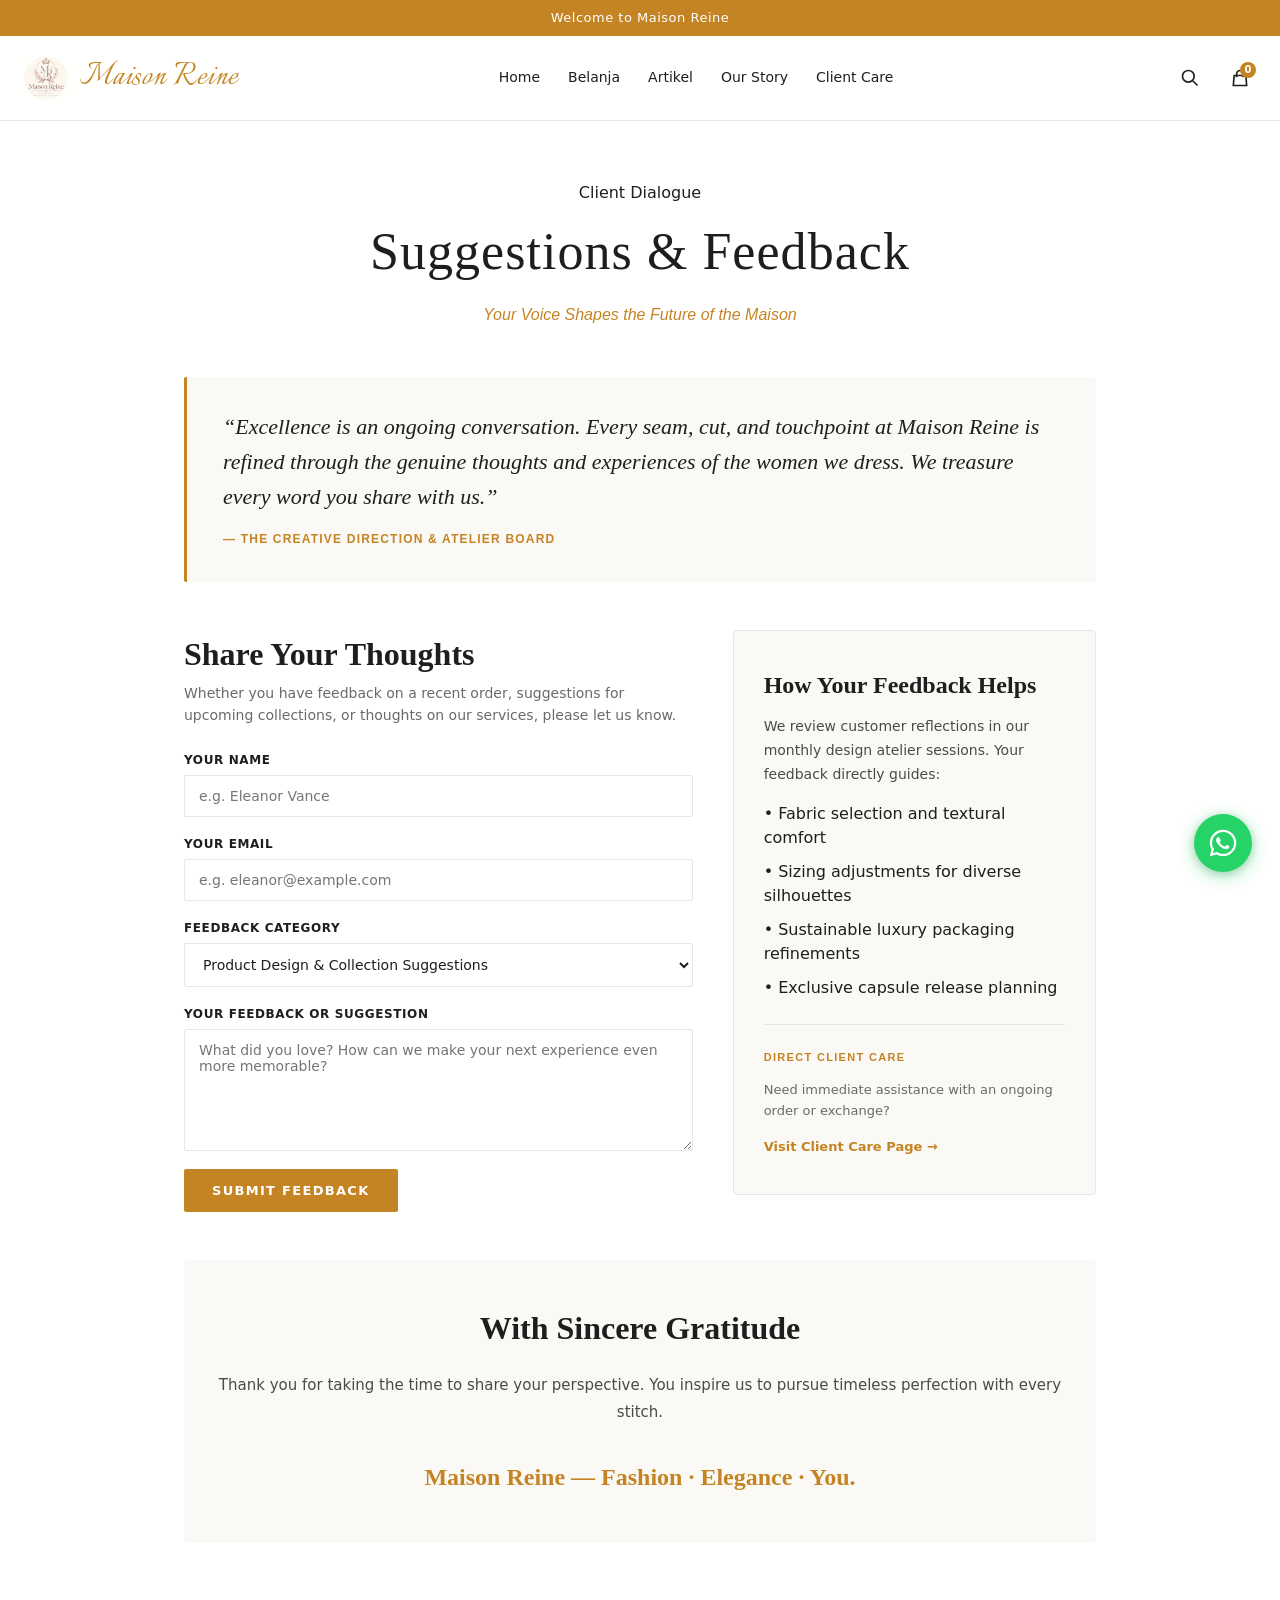
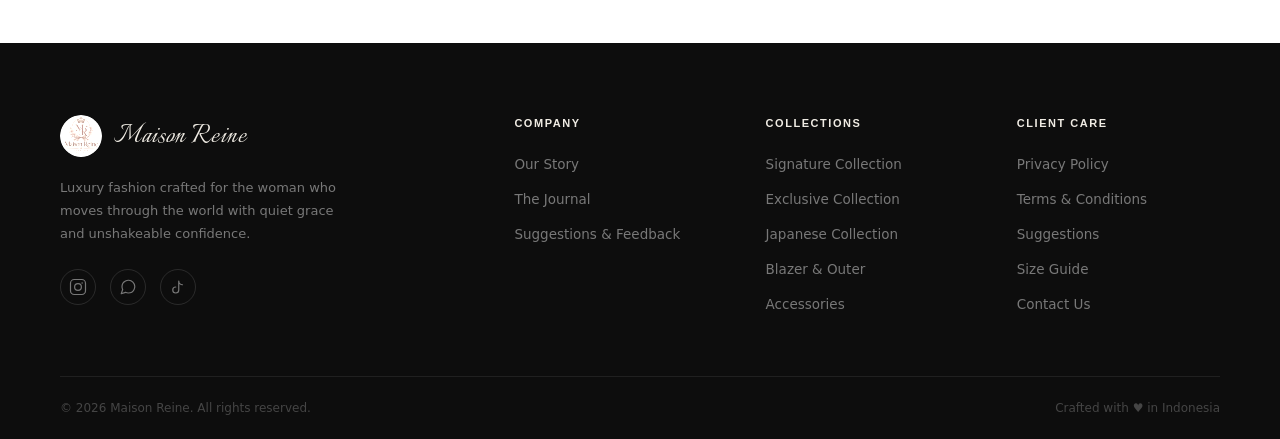
<file: feedback.html>
<!DOCTYPE html>
<html lang="id">
<head>
  <meta charset="UTF-8" />
  <meta name="viewport" content="width=device-width, initial-scale=1.0" />
  <title>Suggestions &amp; Feedback — Maison Reine</title>

  <link rel="icon" type="image/png" href="assets/images/logo-clean.png" />

  <link rel="preconnect" href="https://fonts.googleapis.com">
  <link rel="preconnect" href="https://fonts.gstatic.com" crossorigin>
  <link href="https://fonts.googleapis.com/css2?family=Italianno&display=swap" rel="stylesheet">

  <link rel="stylesheet" href="assets/css/pure.css" />
</head>
<body>

  <div class="top-announcement">
    Welcome to Maison Reine
  </div>

  <header class="site-header">
    <div class="header-container">

      <a href="index.html" class="brand-wrapper">
        <img src="assets/images/logo-clean.png" alt="Maison Reine" class="brand-logo" />
        <span class="brand-title">Maison Reine</span>
      </a>

      <nav class="desktop-nav">
        <a href="index.html" class="nav-link">Home</a>
        <a href="belanja.html" class="nav-link">Belanja</a>
        <a href="journal.html" class="nav-link">Artikel</a>
        <a href="our-story.html" class="nav-link">Our Story</a>
        <a href="client-care.html" class="nav-link">Client Care</a>
      </nav>

      <div class="header-actions">
        <div class="search-box">
          <input type="text" class="search-input" id="pure-search-input" placeholder="Search curated piece..." />
          <button class="icon-btn" id="pure-search-btn" aria-label="Search">
            <svg width="20" height="20" fill="none" stroke="currentColor" stroke-width="2" viewBox="0 0 24 24"><path d="M21 21l-6-6m2-5a7 7 0 11-14 0 7 7 0 0114 0z"/></svg>
          </button>
        </div>

        <a href="keranjang.html" class="icon-btn" aria-label="Cart">
          <svg width="20" height="20" fill="none" stroke="currentColor" stroke-width="2" viewBox="0 0 24 24"><path d="M16 11V7a4 4 0 00-8 0v4M5 9h14l1 12H4L5 9z"/></svg>
          <span class="cart-badge" id="cart-counter">0</span>
        </a>
      </div>

    </div>
  </header>

  <main class="page-container">
    <div class="story-hero-section">
      <span class="section-eyebrow">Client Dialogue</span>
      <h1 class="story-page-title">Suggestions &amp; Feedback</h1>
      <p class="story-page-subtitle">Your Voice Shapes the Future of the Maison</p>
    </div>

    <div class="story-content-wrap">

      <div class="story-lead-quote">
        <p>
          &ldquo;Excellence is an ongoing conversation. Every seam, cut, and touchpoint at Maison Reine is refined through the genuine thoughts and experiences of the women we dress. We treasure every word you share with us.&rdquo;
        </p>
        <span class="quote-author">&mdash; The Creative Direction &amp; Atelier Board</span>
      </div>

      <div class="care-contact-block">
        <div class="care-form-col">
          <h2 class="story-heading">Share Your Thoughts</h2>
          <p class="form-intro">Whether you have feedback on a recent order, suggestions for upcoming collections, or thoughts on our services, please let us know.</p>

          <form class="care-form" id="feedback-form" onsubmit="submitFeedback(event)">
            <div class="form-group">
              <label for="fb-name">Your Name</label>
              <input type="text" id="fb-name" class="form-input" placeholder="e.g. Eleanor Vance" required />
            </div>

            <div class="form-group">
              <label for="fb-email">Your Email</label>
              <input type="email" id="fb-email" class="form-input" placeholder="e.g. eleanor@example.com" required />
            </div>

            <div class="form-group">
              <label for="fb-category">Feedback Category</label>
              <select id="fb-category" class="form-input" style="background:#ffffff;">
                <option value="collection">Product Design &amp; Collection Suggestions</option>
                <option value="sizing">Sizing &amp; Fitting Experience</option>
                <option value="packaging">Packaging &amp; Delivery</option>
                <option value="website">Website &amp; Shopping Experience</option>
                <option value="service">Client Care Concierge</option>
                <option value="other">Other Thoughts</option>
              </select>
            </div>

            <div class="form-group">
              <label for="fb-message">Your Feedback or Suggestion</label>
              <textarea id="fb-message" class="form-textarea" rows="6" placeholder="What did you love? How can we make your next experience even more memorable?" required></textarea>
            </div>

            <button type="submit" class="form-submit-btn">Submit Feedback</button>
          </form>
        </div>

        <div class="care-info-col">
          <div class="atelier-card">
            <h3 class="atelier-title">How Your Feedback Helps</h3>
            <p class="atelier-address">
              We review customer reflections in our monthly design atelier sessions. Your feedback directly guides:
            </p>
            <ul class="curated-list" style="margin-top: 14px;">
              <li>&bull; Fabric selection and textural comfort</li>
              <li>&bull; Sizing adjustments for diverse silhouettes</li>
              <li>&bull; Sustainable luxury packaging refinements</li>
              <li>&bull; Exclusive capsule release planning</li>
            </ul>

            <div class="atelier-divider"></div>

            <h4 class="curated-title">Direct Client Care</h4>
            <p class="atelier-meta" style="margin-bottom: 12px;">Need immediate assistance with an ongoing order or exchange?</p>
            <a href="client-care.html" class="care-link">Visit Client Care Page &rarr;</a>
          </div>
        </div>
      </div>

      <div class="story-conclusion">
        <h2 class="story-heading" style="text-align: center;">With Sincere Gratitude</h2>
        <p>
          Thank you for taking the time to share your perspective. You inspire us to pursue timeless perfection with every stitch.
        </p>
        <p class="story-motto">
          <strong>Maison Reine &mdash; Fashion &middot; Elegance &middot; You.</strong>
        </p>
      </div>

    </div>
  </main>

  <footer class="site-footer" id="footer">
    <div class="footer-inner">
      <div class="footer-top">

        <div class="footer-col footer-col--brand">
          <div class="footer-logo-wrap">
            <img src="assets/images/logo-clean.png" alt="Maison Reine" class="footer-logo" />
            <span class="footer-brand-name">Maison Reine</span>
          </div>
          <p class="footer-tagline">Luxury fashion crafted for the woman who moves through the world with quiet grace and unshakeable confidence.</p>
          <div class="footer-socials">
            <a href="#" aria-label="Instagram" class="footer-social-link">
              <svg width="18" height="18" fill="none" stroke="currentColor" stroke-width="1.6" viewBox="0 0 24 24"><rect x="2" y="2" width="20" height="20" rx="5"/><circle cx="12" cy="12" r="4.5"/><circle cx="17.5" cy="6.5" r="1" fill="currentColor" stroke="none"/></svg>
            </a>
            <a href="https://wa.me/62882007282358" target="_blank" rel="noopener noreferrer" aria-label="WhatsApp" class="footer-social-link">
              <svg width="18" height="18" fill="none" stroke="currentColor" stroke-width="1.6" viewBox="0 0 24 24"><path stroke-linecap="round" stroke-linejoin="round" d="M21 11.5a8.38 8.38 0 01-.9 3.8 8.5 8.5 0 01-7.6 4.7 8.38 8.38 0 01-3.8-.9L3 21l1.9-5.7a8.38 8.38 0 01-.9-3.8 8.5 8.5 0 014.7-7.6 8.38 8.38 0 013.8-.9h.5a8.48 8.48 0 018 8v.5z"/></svg>
            </a>
            <a href="#" aria-label="TikTok" class="footer-social-link">
              <svg width="18" height="18" fill="none" stroke="currentColor" stroke-width="1.6" viewBox="0 0 24 24"><path stroke-linecap="round" stroke-linejoin="round" d="M9 12a4 4 0 104 4V4a5 5 0 005 5"/></svg>
            </a>
          </div>
        </div>

        <div class="footer-col">
          <h5 class="footer-col-title">Company</h5>
          <ul class="footer-links">
            <li><a href="our-story.html">Our Story</a></li>
            <li><a href="journal.html">The Journal</a></li>
            <li><a href="feedback.html">Suggestions &amp; Feedback</a></li>
          </ul>
        </div>

        <div class="footer-col">
          <h5 class="footer-col-title">Collections</h5>
          <ul class="footer-links">
            <li><a href="belanja.html?collection=signature">Signature Collection</a></li>
            <li><a href="belanja.html?collection=exclusive">Exclusive Collection</a></li>
            <li><a href="belanja.html?collection=japanese">Japanese Collection</a></li>
            <li><a href="index.html#category-discover">Blazer &amp; Outer</a></li>
            <li><a href="index.html#category-discover">Accessories</a></li>
          </ul>
        </div>

        <div class="footer-col">
          <h5 class="footer-col-title">Client Care</h5>
          <ul class="footer-links">
            <li><a href="privacy-policy.html">Privacy Policy</a></li>
            <li><a href="client-care.html">Terms &amp; Conditions</a></li>
            <li><a href="feedback.html">Suggestions</a></li>
            <li><a href="#">Size Guide</a></li>
            <li><a href="#">Contact Us</a></li>
          </ul>
        </div>

      </div>

      <div class="footer-bottom">
        <p class="footer-copy">&copy; 2026 Maison Reine. All rights reserved.</p>
        <p class="footer-copy footer-copy--right">Crafted with &hearts; in Indonesia</p>
      </div>
    </div>
  </footer>

  <script>
    // Keranjang dikosongkan saat halaman di-refresh (tetap tersimpan saat pindah halaman biasa)
    try { if (performance.getEntriesByType('navigation')[0].type === 'reload') localStorage.removeItem('maison_reine_cart'); } catch (e) {}
    let cart = JSON.parse(localStorage.getItem('maison_reine_cart') || '[]');
    const cartBadge = document.getElementById('cart-counter');
    function updateCartUI() {
      if (cartBadge) {
        cartBadge.textContent = cart.length;
      }
    }
    updateCartUI();

    document.addEventListener('DOMContentLoaded', () => {
      const sBtn = document.getElementById('pure-search-btn');
      const sInput = document.getElementById('pure-search-input');
      if (sBtn && sInput) {
        sBtn.addEventListener('click', (e) => {
          e.preventDefault();
          e.stopPropagation();
          sInput.classList.toggle('active');
          if (sInput.classList.contains('active')) {
            sInput.focus();
          }
        });
        document.addEventListener('click', (e) => {
          if (!sBtn.contains(e.target) && !sInput.contains(e.target)) {
            sInput.classList.remove('active');
          }
        });
        sInput.addEventListener('keydown', (e) => {
          if (e.key === 'Enter') {
            e.preventDefault();
            const query = sInput.value.trim().toLowerCase();
            if (query) {
              window.location.href = 'index.html#category-discover';
            }
          }
        });
      }
    });
  
    function submitFeedback(event) {
      event.preventDefault();
      var name = document.getElementById('fb-name').value.trim();
      var email = document.getElementById('fb-email').value.trim();
      var category = document.getElementById('fb-category');
      var categoryLabel = category.options[category.selectedIndex].text;
      var message = document.getElementById('fb-message').value.trim();
      var text = 'Halo Maison Reine, saya ingin memberi kritik dan saran.\n\nNama: ' + name + '\nEmail: ' + email + '\nKategori: ' + categoryLabel + '\n\nPesan:\n' + message;
      window.open('https://wa.me/62882007282358?text=' + encodeURIComponent(text), '_blank');
      alert('Thank you for sharing your valuable thoughts. Our atelier team reviews every suggestion carefully.');
      document.getElementById('feedback-form').reset();
    }
</script>

  <!-- Floating WhatsApp Button -->
  <a href="https://wa.me/62882007282358" class="floating-whatsapp" target="_blank" rel="noopener noreferrer" aria-label="Chat WhatsApp +62882007282358">
    <span class="floating-whatsapp-tooltip">Chat with us</span>
    <svg viewBox="0 0 24 24" aria-hidden="true">
      <path fill-rule="evenodd" clip-rule="evenodd" d="M12.04 2C6.58 2 2.13 6.45 2.13 11.91C2.13 13.66 2.59 15.36 3.45 16.86L2.05 22L7.3 20.62C8.75 21.41 10.38 21.83 12.04 21.83C17.5 21.83 21.95 17.38 21.95 11.92C21.95 9.27 20.92 6.78 19.05 4.91C17.18 3.03 14.69 2 12.04 2ZM12.04 20.06C10.55 20.06 9.1 19.66 7.84 18.91L7.54 18.73L4.42 19.55L5.25 16.51L5.05 16.2C4.24 14.91 3.82 13.43 3.82 11.91C3.82 7.38 7.51 3.69 12.04 3.69C14.24 3.69 16.31 4.55 17.86 6.1C19.42 7.66 20.27 9.72 20.27 11.92C20.28 16.45 16.58 20.06 12.04 20.06ZM16.6 14.34C16.35 14.22 15.15 13.63 14.93 13.55C14.71 13.47 14.54 13.43 14.38 13.67C14.22 13.91 13.75 14.46 13.61 14.62C13.47 14.78 13.33 14.8 13.09 14.68C12.85 14.56 11.83 14.2 10.9 13.37C10.18 12.73 9.69 11.93 9.55 11.69C9.41 11.45 9.54 11.32 9.66 11.2C9.77 11.09 9.9 10.92 10.02 10.78C10.14 10.64 10.18 10.54 10.26 10.38C10.34 10.22 10.3 10.08 10.24 9.96C10.18 9.84 9.63 8.51 9.42 8.02C9.22 7.54 9.01 7.61 8.86 7.6H8.38C8.22 7.6 7.96 7.66 7.74 7.9C7.52 8.14 6.89 8.73 6.89 9.92C6.89 11.11 7.76 12.26 7.88 12.42C8 12.58 9.59 15.03 12.02 16.08C12.6 16.33 13.05 16.48 13.4 16.59C13.98 16.77 14.51 16.75 14.93 16.69C15.4 16.62 16.37 16.1 16.57 15.53C16.77 14.96 16.77 14.47 16.71 14.37C16.65 14.27 16.48 14.21 16.6 14.34Z"/>
    </svg>
  </a>
</body>
</html>
</file>
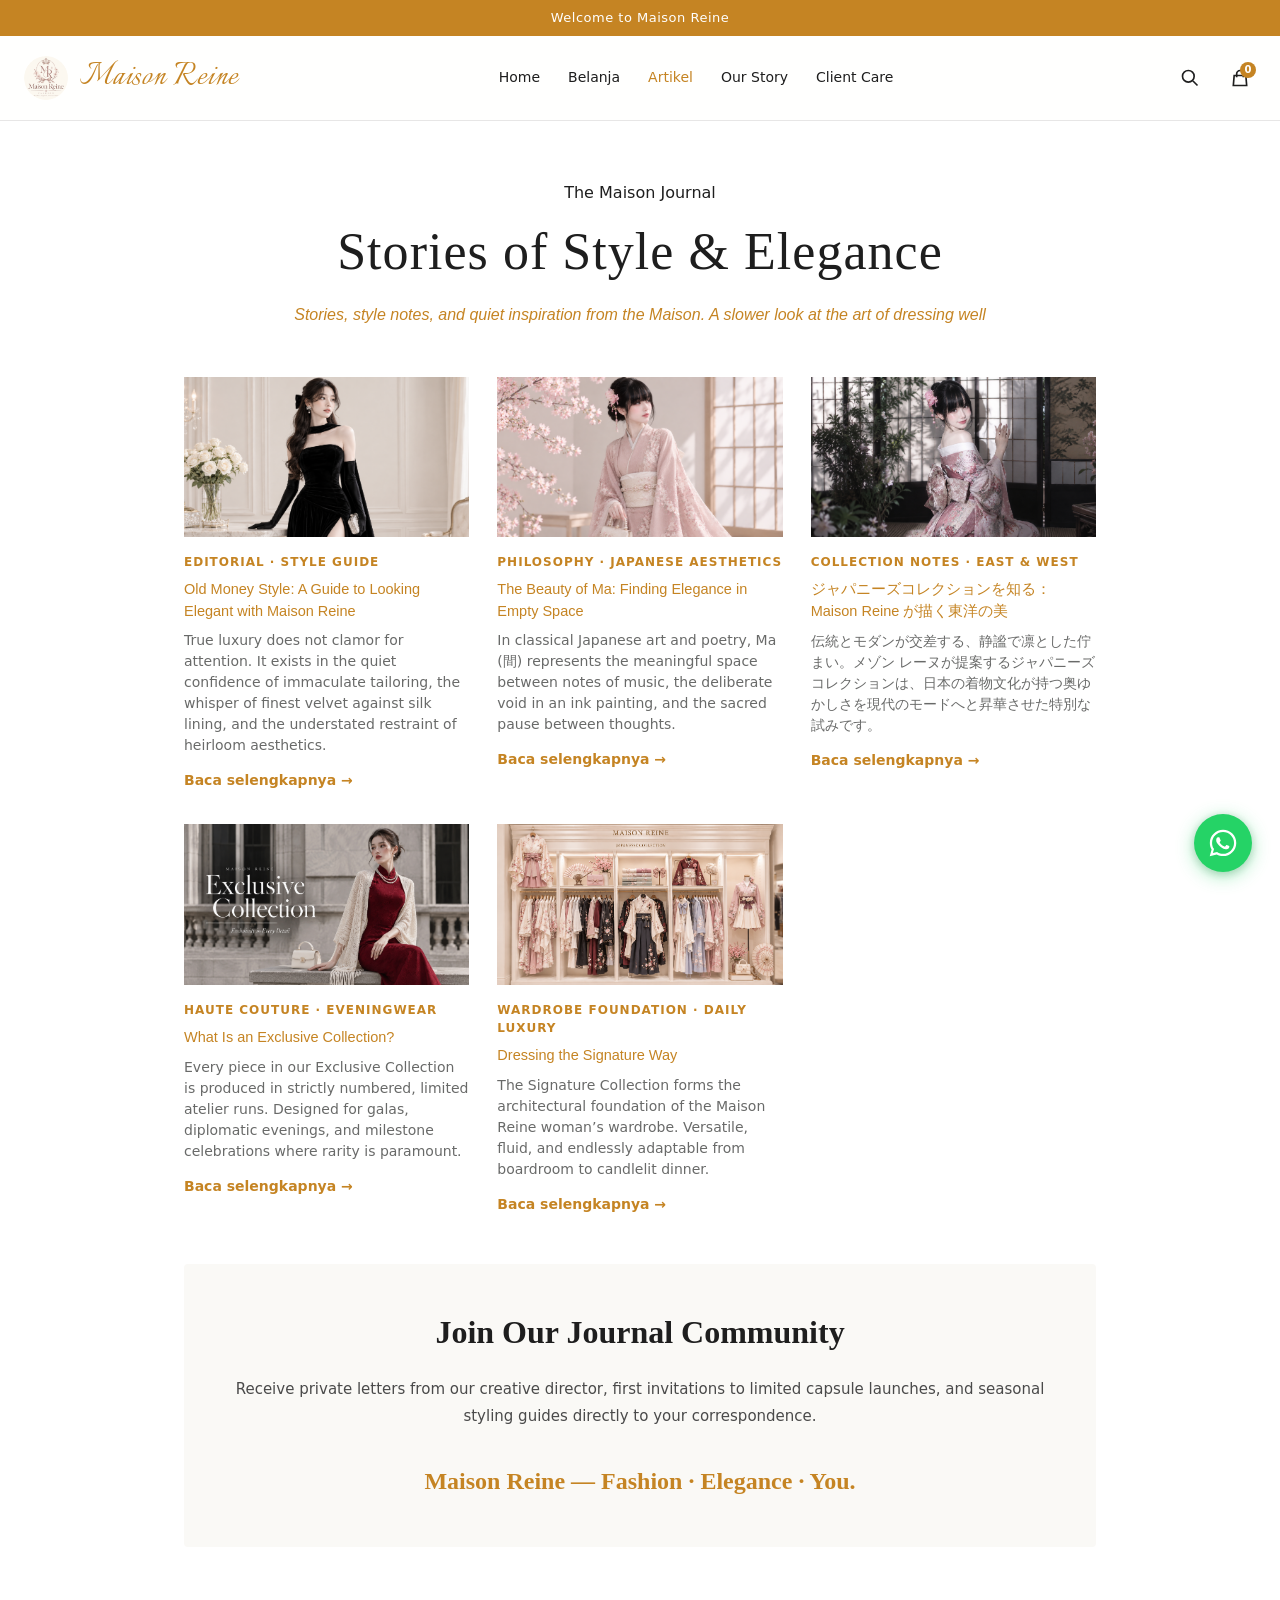
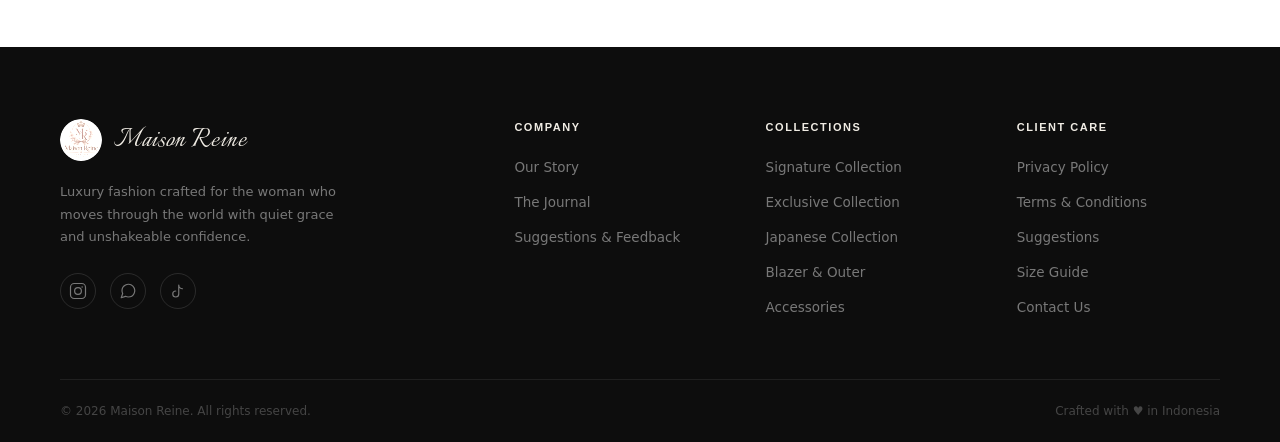
<file: journal.html>
<!DOCTYPE html>
<html lang="id">
<head>
  <meta charset="UTF-8" />
  <meta name="viewport" content="width=device-width, initial-scale=1.0" />
  <title>The Maison Journal — Maison Reine</title>

  <link rel="icon" type="image/png" href="assets/images/logo-clean.png" />

  <link rel="preconnect" href="https://fonts.googleapis.com">
  <link rel="preconnect" href="https://fonts.gstatic.com" crossorigin>
  <link href="https://fonts.googleapis.com/css2?family=Italianno&display=swap" rel="stylesheet">

  <link rel="stylesheet" href="assets/css/pure.css" />
</head>
<body>

  <div class="top-announcement">
    Welcome to Maison Reine
  </div>

  <header class="site-header">
    <div class="header-container">

      <a href="index.html" class="brand-wrapper">
        <img src="assets/images/logo-clean.png" alt="Maison Reine" class="brand-logo" />
        <span class="brand-title">Maison Reine</span>
      </a>

      <nav class="desktop-nav">
        <a href="index.html" class="nav-link">Home</a>
        <a href="belanja.html" class="nav-link">Belanja</a>
        <a href="journal.html" class="nav-link active">Artikel</a>
        <a href="our-story.html" class="nav-link">Our Story</a>
        <a href="client-care.html" class="nav-link">Client Care</a>
      </nav>

      <div class="header-actions">
        <div class="search-box">
          <input type="text" class="search-input" id="pure-search-input" placeholder="Search curated piece..." />
          <button class="icon-btn" id="pure-search-btn" aria-label="Search">
            <svg width="20" height="20" fill="none" stroke="currentColor" stroke-width="2" viewBox="0 0 24 24"><path d="M21 21l-6-6m2-5a7 7 0 11-14 0 7 7 0 0114 0z"/></svg>
          </button>
        </div>

        <a href="keranjang.html" class="icon-btn" aria-label="Cart">
          <svg width="20" height="20" fill="none" stroke="currentColor" stroke-width="2" viewBox="0 0 24 24"><path d="M16 11V7a4 4 0 00-8 0v4M5 9h14l1 12H4L5 9z"/></svg>
          <span class="cart-badge" id="cart-counter">0</span>
        </a>
      </div>

    </div>
  </header>

  <main class="page-container">
    <div class="story-hero-section">
      <span class="section-eyebrow">The Maison Journal</span>
      <h1 class="story-page-title">Stories of Style &amp; Elegance</h1>
      <p class="story-page-subtitle">Stories, style notes, and quiet inspiration from the Maison. A slower look at the art of dressing well</p>
    </div>

    <div class="story-content-wrap">

      <div class="journal-grid" id="journal-list">
      <article class="journal-card">
        <a href="artikel.html?artikel=old-money" class="journal-card-link">
          <div class="journal-img-wrap">
            <img src="assets/images/Black Velvet Couture Atelier.png" alt="Old Money Style with Maison Reine" class="journal-img" />
          </div>
          <div class="journal-body">
            <span class="journal-card-tag">Editorial · Style Guide</span>
            <h3 class="journal-title">Old Money Style: A Guide to Looking Elegant with Maison Reine</h3>
            <p class="journal-card-excerpt">True luxury does not clamor for attention. It exists in the quiet confidence of immaculate tailoring, the whisper of finest velvet against silk lining, and the understated restraint of heirloom aesthetics.</p>
            <span class="journal-read-more">Baca selengkapnya &rarr;</span>
          </div>
        </a>
      </article>
      <article class="journal-card">
        <a href="artikel.html?artikel=beauty-of-ma" class="journal-card-link">
          <div class="journal-img-wrap">
            <img src="assets/images/journal-2.png" alt="The Beauty of Ma Japanese Aesthetics" class="journal-img" />
          </div>
          <div class="journal-body">
            <span class="journal-card-tag">Philosophy · Japanese Aesthetics</span>
            <h3 class="journal-title">The Beauty of Ma: Finding Elegance in Empty Space</h3>
            <p class="journal-card-excerpt">In classical Japanese art and poetry, Ma (間) represents the meaningful space between notes of music, the deliberate void in an ink painting, and the sacred pause between thoughts.</p>
            <span class="journal-read-more">Baca selengkapnya &rarr;</span>
          </div>
        </a>
      </article>
      <article class="journal-card">
        <a href="artikel.html?artikel=japanese-collection" class="journal-card-link">
          <div class="journal-img-wrap">
            <img src="assets/images/journal-3.png" alt="Maison Reine Japanese Collection" class="journal-img" />
          </div>
          <div class="journal-body">
            <span class="journal-card-tag">Collection Notes · East & West</span>
            <h3 class="journal-title">ジャパニーズコレクションを知る：Maison Reine が描く東洋の美</h3>
            <p class="journal-card-excerpt">伝統とモダンが交差する、静謐で凛とした佇まい。メゾン レーヌが提案するジャパニーズコレクションは、日本の着物文化が持つ奥ゆかしさを現代のモードへと昇華させた特別な試みです。</p>
            <span class="journal-read-more">Baca selengkapnya &rarr;</span>
          </div>
        </a>
      </article>
      <article class="journal-card">
        <a href="artikel.html?artikel=exclusive-collection" class="journal-card-link">
          <div class="journal-img-wrap">
            <img src="assets/images/journal-4.png" alt="Maison Reine Exclusive Collection" class="journal-img" />
          </div>
          <div class="journal-body">
            <span class="journal-card-tag">Haute Couture · Eveningwear</span>
            <h3 class="journal-title">What Is an Exclusive Collection?</h3>
            <p class="journal-card-excerpt">Every piece in our Exclusive Collection is produced in strictly numbered, limited atelier runs. Designed for galas, diplomatic evenings, and milestone celebrations where rarity is paramount.</p>
            <span class="journal-read-more">Baca selengkapnya &rarr;</span>
          </div>
        </a>
      </article>
      <article class="journal-card">
        <a href="artikel.html?artikel=signature-way" class="journal-card-link">
          <div class="journal-img-wrap">
            <img src="assets/images/journal-5.png" alt="Maison Reine Signature Boutique" class="journal-img" />
          </div>
          <div class="journal-body">
            <span class="journal-card-tag">Wardrobe Foundation · Daily Luxury</span>
            <h3 class="journal-title">Dressing the Signature Way</h3>
            <p class="journal-card-excerpt">The Signature Collection forms the architectural foundation of the Maison Reine woman’s wardrobe. Versatile, fluid, and endlessly adaptable from boardroom to candlelit dinner.</p>
            <span class="journal-read-more">Baca selengkapnya &rarr;</span>
          </div>
        </a>
      </article>
      </div>

      <div class="story-conclusion">
        <h2 class="story-heading" style="text-align: center;">Join Our Journal Community</h2>
        <p>
          Receive private letters from our creative director, first invitations to limited capsule launches, and seasonal styling guides directly to your correspondence.
        </p>
        <p class="story-motto">
          <strong>Maison Reine &mdash; Fashion &middot; Elegance &middot; You.</strong>
        </p>
      </div>

    </div>
  </main>

  <footer class="site-footer" id="footer">
    <div class="footer-inner">
      <div class="footer-top">

        <div class="footer-col footer-col--brand">
          <div class="footer-logo-wrap">
            <img src="assets/images/logo-clean.png" alt="Maison Reine" class="footer-logo" />
            <span class="footer-brand-name">Maison Reine</span>
          </div>
          <p class="footer-tagline">Luxury fashion crafted for the woman who moves through the world with quiet grace and unshakeable confidence.</p>
          <div class="footer-socials">
            <a href="#" aria-label="Instagram" class="footer-social-link">
              <svg width="18" height="18" fill="none" stroke="currentColor" stroke-width="1.6" viewBox="0 0 24 24"><rect x="2" y="2" width="20" height="20" rx="5"/><circle cx="12" cy="12" r="4.5"/><circle cx="17.5" cy="6.5" r="1" fill="currentColor" stroke="none"/></svg>
            </a>
            <a href="https://wa.me/62882007282358" target="_blank" rel="noopener noreferrer" aria-label="WhatsApp" class="footer-social-link">
              <svg width="18" height="18" fill="none" stroke="currentColor" stroke-width="1.6" viewBox="0 0 24 24"><path stroke-linecap="round" stroke-linejoin="round" d="M21 11.5a8.38 8.38 0 01-.9 3.8 8.5 8.5 0 01-7.6 4.7 8.38 8.38 0 01-3.8-.9L3 21l1.9-5.7a8.38 8.38 0 01-.9-3.8 8.5 8.5 0 014.7-7.6 8.38 8.38 0 013.8-.9h.5a8.48 8.48 0 018 8v.5z"/></svg>
            </a>
            <a href="#" aria-label="TikTok" class="footer-social-link">
              <svg width="18" height="18" fill="none" stroke="currentColor" stroke-width="1.6" viewBox="0 0 24 24"><path stroke-linecap="round" stroke-linejoin="round" d="M9 12a4 4 0 104 4V4a5 5 0 005 5"/></svg>
            </a>
          </div>
        </div>

        <div class="footer-col">
          <h5 class="footer-col-title">Company</h5>
          <ul class="footer-links">
            <li><a href="our-story.html">Our Story</a></li>
            <li><a href="journal.html">The Journal</a></li>
            <li><a href="feedback.html">Suggestions &amp; Feedback</a></li>
          </ul>
        </div>

        <div class="footer-col">
          <h5 class="footer-col-title">Collections</h5>
          <ul class="footer-links">
            <li><a href="belanja.html?collection=signature">Signature Collection</a></li>
            <li><a href="belanja.html?collection=exclusive">Exclusive Collection</a></li>
            <li><a href="belanja.html?collection=japanese">Japanese Collection</a></li>
            <li><a href="index.html#category-discover">Blazer &amp; Outer</a></li>
            <li><a href="index.html#category-discover">Accessories</a></li>
          </ul>
        </div>

        <div class="footer-col">
          <h5 class="footer-col-title">Client Care</h5>
          <ul class="footer-links">
            <li><a href="privacy-policy.html">Privacy Policy</a></li>
            <li><a href="client-care.html">Terms &amp; Conditions</a></li>
            <li><a href="feedback.html">Suggestions</a></li>
            <li><a href="#">Size Guide</a></li>
            <li><a href="#">Contact Us</a></li>
          </ul>
        </div>

      </div>

      <div class="footer-bottom">
        <p class="footer-copy">&copy; 2026 Maison Reine. All rights reserved.</p>
        <p class="footer-copy footer-copy--right">Crafted with &hearts; in Indonesia</p>
      </div>
    </div>
  </footer>

  <script>
    // Keranjang dikosongkan saat halaman di-refresh (tetap tersimpan saat pindah halaman biasa)
    try { if (performance.getEntriesByType('navigation')[0].type === 'reload') localStorage.removeItem('maison_reine_cart'); } catch (e) {}
    let cart = JSON.parse(localStorage.getItem('maison_reine_cart') || '[]');
    const cartBadge = document.getElementById('cart-counter');
    function updateCartUI() {
      if (cartBadge) {
        cartBadge.textContent = cart.length;
      }
    }
    updateCartUI();

    document.addEventListener('DOMContentLoaded', () => {
      const sBtn = document.getElementById('pure-search-btn');
      const sInput = document.getElementById('pure-search-input');
      if (sBtn && sInput) {
        sBtn.addEventListener('click', (e) => {
          e.preventDefault();
          e.stopPropagation();
          sInput.classList.toggle('active');
          if (sInput.classList.contains('active')) {
            sInput.focus();
          }
        });
        document.addEventListener('click', (e) => {
          if (!sBtn.contains(e.target) && !sInput.contains(e.target)) {
            sInput.classList.remove('active');
          }
        });
        sInput.addEventListener('keydown', (e) => {
          if (e.key === 'Enter') {
            e.preventDefault();
            const query = sInput.value.trim().toLowerCase();
            if (query) {
              window.location.href = 'index.html#category-discover';
            }
          }
        });
      }
    });
  </script>

  <!-- Floating WhatsApp Button -->
  <a href="https://wa.me/62882007282358" class="floating-whatsapp" target="_blank" rel="noopener noreferrer" aria-label="Chat WhatsApp +62882007282358">
    <span class="floating-whatsapp-tooltip">Chat with us</span>
    <svg viewBox="0 0 24 24" aria-hidden="true">
      <path fill-rule="evenodd" clip-rule="evenodd" d="M12.04 2C6.58 2 2.13 6.45 2.13 11.91C2.13 13.66 2.59 15.36 3.45 16.86L2.05 22L7.3 20.62C8.75 21.41 10.38 21.83 12.04 21.83C17.5 21.83 21.95 17.38 21.95 11.92C21.95 9.27 20.92 6.78 19.05 4.91C17.18 3.03 14.69 2 12.04 2ZM12.04 20.06C10.55 20.06 9.1 19.66 7.84 18.91L7.54 18.73L4.42 19.55L5.25 16.51L5.05 16.2C4.24 14.91 3.82 13.43 3.82 11.91C3.82 7.38 7.51 3.69 12.04 3.69C14.24 3.69 16.31 4.55 17.86 6.1C19.42 7.66 20.27 9.72 20.27 11.92C20.28 16.45 16.58 20.06 12.04 20.06ZM16.6 14.34C16.35 14.22 15.15 13.63 14.93 13.55C14.71 13.47 14.54 13.43 14.38 13.67C14.22 13.91 13.75 14.46 13.61 14.62C13.47 14.78 13.33 14.8 13.09 14.68C12.85 14.56 11.83 14.2 10.9 13.37C10.18 12.73 9.69 11.93 9.55 11.69C9.41 11.45 9.54 11.32 9.66 11.2C9.77 11.09 9.9 10.92 10.02 10.78C10.14 10.64 10.18 10.54 10.26 10.38C10.34 10.22 10.3 10.08 10.24 9.96C10.18 9.84 9.63 8.51 9.42 8.02C9.22 7.54 9.01 7.61 8.86 7.6H8.38C8.22 7.6 7.96 7.66 7.74 7.9C7.52 8.14 6.89 8.73 6.89 9.92C6.89 11.11 7.76 12.26 7.88 12.42C8 12.58 9.59 15.03 12.02 16.08C12.6 16.33 13.05 16.48 13.4 16.59C13.98 16.77 14.51 16.75 14.93 16.69C15.4 16.62 16.37 16.1 16.57 15.53C16.77 14.96 16.77 14.47 16.71 14.37C16.65 14.27 16.48 14.21 16.6 14.34Z"/>
    </svg>
  </a>
</body>
</html>
</file>
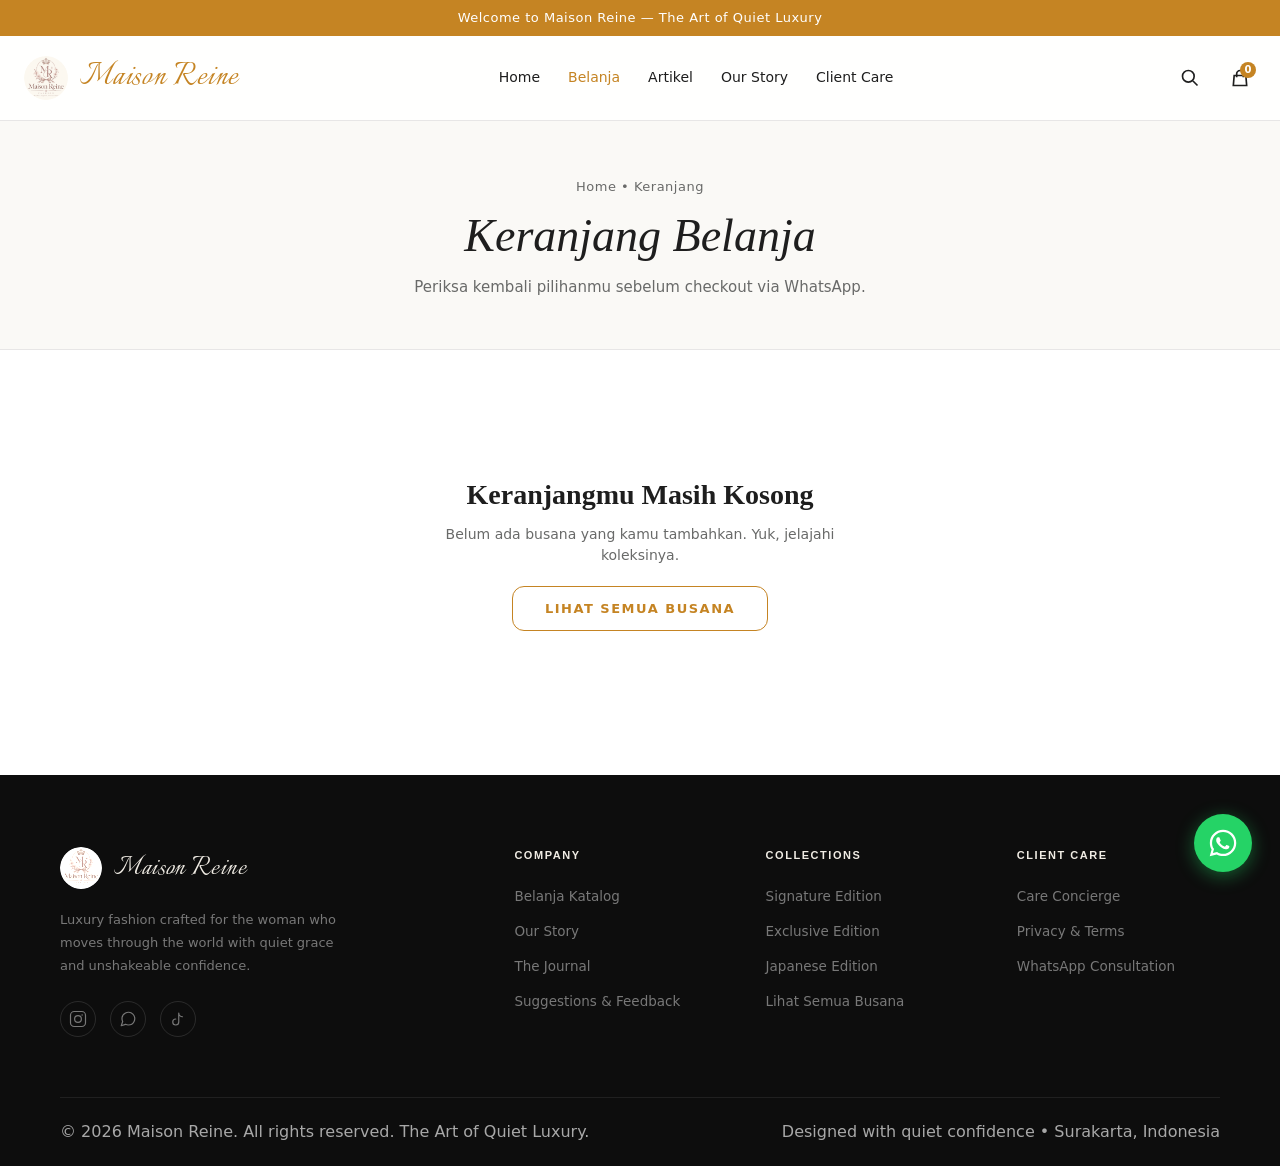
<file: keranjang.html>
<!DOCTYPE html>
<html lang="id">
<head>
  <meta charset="UTF-8" />
  <meta name="viewport" content="width=device-width, initial-scale=1.0" />
  <title>Keranjang Belanja — Maison Reine</title>

  <link rel="icon" type="image/png" href="assets/images/logo-clean.png" />

  <link rel="preconnect" href="https://fonts.googleapis.com">
  <link rel="preconnect" href="https://fonts.gstatic.com" crossorigin>
  <link href="https://fonts.googleapis.com/css2?family=Italianno&display=swap" rel="stylesheet">

  <link rel="stylesheet" href="assets/css/pure.css" />
</head>
<body>

<!-- Top Announcement Bar -->
  <div class="top-announcement">
    Welcome to Maison Reine — The Art of Quiet Luxury
  </div>

  <!-- Header -->
  <header class="site-header">
    <div class="header-container">

      <a href="index.html" class="brand-wrapper">
        <img src="assets/images/logo-clean.png" alt="Maison Reine" class="brand-logo" />
        <span class="brand-title">Maison Reine</span>
      </a>

      <nav class="desktop-nav">
        <a href="index.html" class="nav-link">Home</a>
        <a href="belanja.html" class="nav-link active">Belanja</a>
        <a href="journal.html" class="nav-link">Artikel</a>
        <a href="our-story.html" class="nav-link">Our Story</a>
        <a href="client-care.html" class="nav-link">Client Care</a>
      </nav>

      <div class="header-actions">
        <div class="search-box">
          <input type="text" class="search-input" id="pure-search-input" placeholder="Search curated piece..." />
          <button type="button" class="icon-btn" id="pure-search-btn" aria-label="Search">
            <svg width="20" height="20" fill="none" stroke="currentColor" stroke-width="2" viewBox="0 0 24 24"><path d="M21 21l-6-6m2-5a7 7 0 11-14 0 7 7 0 0114 0z"/></svg>
          </button>
        </div>

        <a href="keranjang.html" class="icon-btn" aria-label="Cart">
          <svg width="20" height="20" fill="none" stroke="currentColor" stroke-width="2" viewBox="0 0 24 24"><path d="M16 11V7a4 4 0 00-8 0v4M5 9h14l1 12H4L5 9z"/></svg>
          <span class="cart-badge" id="cart-counter">0</span>
        </a>
      </div>

    </div>
  </header>

  <!-- Hero / Banner Section -->
  <section class="shop-hero">
    <div class="shop-hero-inner">
      <nav class="shop-breadcrumb" aria-label="Breadcrumb">
        <a href="index.html">Home</a> &bull; <span>Keranjang</span>
      </nav>
      <h1 class="shop-hero-title">Keranjang Belanja</h1>
      <p class="shop-hero-subtitle">Periksa kembali pilihanmu sebelum checkout via WhatsApp.</p>
    </div>
  </section>

  <main class="shop-container cart-layout">
    <!-- Empty State -->
    <div class="shop-empty-state" id="cart-empty">
      <h3 class="shop-empty-title">Keranjangmu Masih Kosong</h3>
      <p class="shop-empty-desc">Belum ada busana yang kamu tambahkan. Yuk, jelajahi koleksinya.</p>
      <a href="belanja.html" class="btn-explore-collection">Lihat Semua Busana</a>
    </div>

    <!-- Cart Content -->
    <div class="cart-content" id="cart-content">
      <div class="cart-items" id="cart-items"></div>
      <aside class="cart-summary">
        <h2 class="cart-summary-title">Ringkasan Belanja</h2>
        <div class="cart-summary-row"><span>Total item</span><strong id="summary-count">0</strong></div>
        <div class="cart-summary-row"><span>Total harga</span><strong id="summary-total">Rp0</strong></div>
        <a href="checkout.html" class="btn-checkout">Checkout</a>
        <a id="checkout-wa" class="btn-checkout-wa" href="#" target="_blank" rel="noopener noreferrer">Checkout via WhatsApp</a>
        <button type="button" class="btn-clear-cart" id="clear-cart">Kosongkan Keranjang</button>
        <a href="belanja.html" class="btn-continue">Lanjut Belanja</a>
      </aside>
    </div>
  </main>

  <!-- Footer -->
  <footer class="site-footer" id="footer">
    <div class="footer-inner">
      <div class="footer-top">

        <div class="footer-col footer-col--brand">
          <div class="footer-logo-wrap">
            <img src="assets/images/logo-clean.png" alt="Maison Reine" class="footer-logo" />
            <span class="footer-brand-name">Maison Reine</span>
          </div>
          <p class="footer-tagline">Luxury fashion crafted for the woman who moves through the world with quiet grace and unshakeable confidence.</p>
          <div class="footer-socials">
            <a href="#" aria-label="Instagram" class="footer-social-link">
              <svg width="18" height="18" fill="none" stroke="currentColor" stroke-width="1.6" viewBox="0 0 24 24"><rect x="2" y="2" width="20" height="20" rx="5"/><circle cx="12" cy="12" r="4.5"/><circle cx="17.5" cy="6.5" r="1" fill="currentColor" stroke="none"/></svg>
            </a>
            <a href="https://wa.me/62882007282358" target="_blank" rel="noopener noreferrer" aria-label="WhatsApp" class="footer-social-link">
              <svg width="18" height="18" fill="none" stroke="currentColor" stroke-width="1.6" viewBox="0 0 24 24"><path stroke-linecap="round" stroke-linejoin="round" d="M21 11.5a8.38 8.38 0 01-.9 3.8 8.5 8.5 0 01-7.6 4.7 8.38 8.38 0 01-3.8-.9L3 21l1.9-5.7a8.38 8.38 0 01-.9-3.8 8.5 8.5 0 014.7-7.6 8.38 8.38 0 013.8-.9h.5a8.48 8.48 0 018 8v.5z"/></svg>
            </a>
            <a href="#" aria-label="TikTok" class="footer-social-link">
              <svg width="18" height="18" fill="none" stroke="currentColor" stroke-width="1.6" viewBox="0 0 24 24"><path stroke-linecap="round" stroke-linejoin="round" d="M9 12a4 4 0 104 4V4a5 5 0 005 5"/></svg>
            </a>
          </div>
        </div>

        <div class="footer-col">
          <h5 class="footer-col-title">Company</h5>
          <ul class="footer-links">
            <li><a href="belanja.html">Belanja Katalog</a></li>
            <li><a href="our-story.html">Our Story</a></li>
            <li><a href="journal.html">The Journal</a></li>
            <li><a href="feedback.html">Suggestions &amp; Feedback</a></li>
          </ul>
        </div>

        <div class="footer-col">
          <h5 class="footer-col-title">Collections</h5>
          <ul class="footer-links">
            <li><a href="belanja.html?collection=signature">Signature Edition</a></li>
            <li><a href="belanja.html?collection=exclusive">Exclusive Edition</a></li>
            <li><a href="belanja.html?collection=japanese">Japanese Edition</a></li>
            <li><a href="belanja.html">Lihat Semua Busana</a></li>
          </ul>
        </div>

        <div class="footer-col">
          <h5 class="footer-col-title">Client Care</h5>
          <ul class="footer-links">
            <li><a href="client-care.html">Care Concierge</a></li>
            <li><a href="privacy-policy.html">Privacy &amp; Terms</a></li>
            <li><a href="https://wa.me/62882007282358" target="_blank" rel="noopener noreferrer">WhatsApp Consultation</a></li>
          </ul>
        </div>

      </div>

      <div class="footer-bottom">
        <p class="copyright">&copy; 2026 Maison Reine. All rights reserved. The Art of Quiet Luxury.</p>
        <p class="footer-subtext">Designed with quiet confidence &bull; Surakarta, Indonesia</p>
      </div>
    </div>
  </footer>

  <!-- Toast Notification -->
  <div class="toast-notice" id="cart-toast">
    <svg width="18" height="18" fill="none" stroke="currentColor" stroke-width="2" viewBox="0 0 24 24">
      <path d="M5 13l4 4L19 7"/>
    </svg>
    <span id="toast-text">Item added to cart!</span>
  </div>

  <!-- Floating WhatsApp Button -->
  <a href="https://wa.me/62882007282358" class="floating-whatsapp" target="_blank" rel="noopener noreferrer" aria-label="Chat WhatsApp +62882007282358">
    <span class="floating-whatsapp-tooltip">Chat with us</span>
    <svg viewBox="0 0 24 24" aria-hidden="true">
      <path fill-rule="evenodd" clip-rule="evenodd" d="M12.04 2C6.58 2 2.13 6.45 2.13 11.91C2.13 13.66 2.59 15.36 3.45 16.86L2.05 22L7.3 20.62C8.75 21.41 10.38 21.83 12.04 21.83C17.5 21.83 21.95 17.38 21.95 11.92C21.95 9.27 20.92 6.78 19.05 4.91C17.18 3.03 14.69 2 12.04 2ZM12.04 20.06C10.55 20.06 9.1 19.66 7.84 18.91L7.54 18.73L4.42 19.55L5.25 16.51L5.05 16.2C4.24 14.91 3.82 13.43 3.82 11.91C3.82 7.38 7.51 3.69 12.04 3.69C14.24 3.69 16.31 4.55 17.86 6.1C19.42 7.66 20.27 9.72 20.27 11.92C20.28 16.45 16.58 20.06 12.04 20.06ZM16.6 14.34C16.35 14.22 15.15 13.63 14.93 13.55C14.71 13.47 14.54 13.43 14.38 13.67C14.22 13.91 13.75 14.46 13.61 14.62C13.47 14.78 13.33 14.8 13.09 14.68C12.85 14.56 11.83 14.2 10.9 13.37C10.18 12.73 9.69 11.93 9.55 11.69C9.41 11.45 9.54 11.32 9.66 11.2C9.77 11.09 9.9 10.92 10.02 10.78C10.14 10.64 10.18 10.54 10.26 10.38C10.34 10.22 10.3 10.08 10.24 9.96C10.18 9.84 9.63 8.51 9.42 8.02C9.22 7.54 9.01 7.61 8.86 7.6H8.38C8.22 7.6 7.96 7.66 7.74 7.9C7.52 8.14 6.89 8.73 6.89 9.92C6.89 11.11 7.76 12.26 7.88 12.42C8 12.58 9.59 15.03 12.02 16.08C12.6 16.33 13.05 16.48 13.4 16.59C13.98 16.77 14.51 16.75 14.93 16.69C15.4 16.62 16.37 16.1 16.57 15.53C16.77 14.96 16.77 14.47 16.71 14.37C16.65 14.27 16.48 14.21 16.6 14.34Z"/>
    </svg>
  </a>

  <script src="assets/js/products.js"></script>
  <script>
    // Cart (same storage as the rest of the site)
    // Keranjang dikosongkan saat halaman di-refresh (tetap tersimpan saat pindah halaman biasa)
    try { if (performance.getEntriesByType('navigation')[0].type === 'reload') localStorage.removeItem('maison_reine_cart'); } catch (e) {}
    let cart = JSON.parse(localStorage.getItem('maison_reine_cart')) || [];
    const toast = document.getElementById('cart-toast');
    const toastText = document.getElementById('toast-text');

    function updateCartUI() {
      const counter = document.getElementById('cart-counter');
      if (counter) counter.textContent = cart.length;
    }
    updateCartUI();

    function saveCart() {
      localStorage.setItem('maison_reine_cart', JSON.stringify(cart));
      updateCartUI();
    }

    function showToast(msg) {
      if (toast) {
        toastText.textContent = msg;
        toast.classList.add('show');
        setTimeout(() => toast.classList.remove('show'), 2500);
      }
    }

    function addToCart(name, price, qty) {
      qty = qty || 1;
      for (let i = 0; i < qty; i++) {
        cart.push({ name: name, price: price, date: new Date().toISOString() });
      }
      saveCart();
      showToast(name + ' ditambahkan ke keranjang!');
    }

    function groupedCart() {
      const groups = [];
      cart.forEach((item) => {
        const found = groups.find((g) => g.name === item.name);
        if (found) found.qty++;
        else groups.push({ name: item.name, price: item.price, qty: 1 });
      });
      return groups;
    }

    function renderCart() {
      const itemsEl = document.getElementById('cart-items');
      const emptyEl = document.getElementById('cart-empty');
      const contentEl = document.getElementById('cart-content');
      const groups = groupedCart();
      if (groups.length === 0) {
        emptyEl.classList.add('show');
        contentEl.style.display = 'none';
        document.getElementById('summary-count').textContent = '0';
        document.getElementById('summary-total').textContent = 'Rp0';
        return;
      }
      emptyEl.classList.remove('show');
      contentEl.style.display = 'grid';

      let totalQty = 0;
      let totalPrice = 0;
      const lines = [];
      itemsEl.innerHTML = groups.map((g) => {
        const product = window.findProductByName(g.name);
        const img = product ? product.image : 'assets/images/logo-clean.png';
        const slug = product ? product.slug : '';
        const subtotal = g.price * g.qty;
        totalQty += g.qty;
        totalPrice += subtotal;
        lines.push(g.qty + 'x ' + g.name + ' — ' + window.formatRp(subtotal));
        return (
          '<div class="cart-item">' +
            '<a href="detail.html?produk=' + slug + '">' +
              '<img src="' + img + '" alt="' + g.name + '" class="cart-item-img" />' +
            '</a>' +
            '<div class="cart-item-info">' +
              '<a href="detail.html?produk=' + slug + '" class="cart-item-name">' + g.name + '</a>' +
              '<span class="cart-item-price">' + window.formatRp(g.price) + '</span>' +
              '<div class="cart-item-actions">' +
                '<button type="button" class="qty-btn" data-action="dec" data-name="' + g.name + '" aria-label="Kurangi jumlah">&minus;</button>' +
                '<span class="qty-value">' + g.qty + '</span>' +
                '<button type="button" class="qty-btn" data-action="inc" data-name="' + g.name + '" aria-label="Tambah jumlah">+</button>' +
                '<button type="button" class="cart-item-remove" data-action="remove" data-name="' + g.name + '">Hapus</button>' +
              '</div>' +
            '</div>' +
            '<span class="cart-item-subtotal">' + window.formatRp(subtotal) + '</span>' +
          '</div>'
        );
      }).join('');

      document.getElementById('summary-count').textContent = totalQty;
      document.getElementById('summary-total').textContent = window.formatRp(totalPrice);
      document.getElementById('checkout-wa').href =
        'https://wa.me/' + window.MAISON_WA + '?text=' +
        encodeURIComponent('Halo Maison Reine, saya mau pesan:\n' + lines.join('\n') + '\nTotal: ' + window.formatRp(totalPrice));
    }

    document.addEventListener('DOMContentLoaded', () => {
      // Header Search toggle
      const sBtn = document.getElementById('pure-search-btn');
      const sInput = document.getElementById('pure-search-input');
      if (sBtn && sInput) {
        sBtn.addEventListener('click', (e) => {
          e.preventDefault();
          e.stopPropagation();
          sInput.classList.toggle('active');
          if (sInput.classList.contains('active')) {
            sInput.focus();
          }
        });
        document.addEventListener('click', (e) => {
          if (!sBtn.contains(e.target) && !sInput.contains(e.target)) {
            sInput.classList.remove('active');
          }
        });
        sInput.addEventListener('keydown', (e) => {
          if (e.key === 'Enter') {
            e.preventDefault();
            window.location.href = 'belanja.html';
          }
        });
      }

      renderCart();
      document.getElementById('cart-items').addEventListener('click', (e) => {
        const btn = e.target.closest('button[data-action]');
        if (!btn) return;
        const name = btn.getAttribute('data-name');
        const action = btn.getAttribute('data-action');
        if (action === 'inc') {
          const item = cart.find((i) => i.name === name);
          if (item) cart.push({ name: name, price: item.price, date: new Date().toISOString() });
        } else if (action === 'dec') {
          const idx = cart.map((i) => i.name).lastIndexOf(name);
          if (idx >= 0) cart.splice(idx, 1);
        } else if (action === 'remove') {
          cart = cart.filter((i) => i.name !== name);
        }
        saveCart();
        renderCart();
      });
      document.getElementById('clear-cart').addEventListener('click', () => {
        if (cart.length === 0) return;
        if (window.confirm('Kosongkan semua isi keranjang?')) {
          cart = [];
          saveCart();
          renderCart();
        }
      });
    });
  </script>

</body>
</html>
</file>
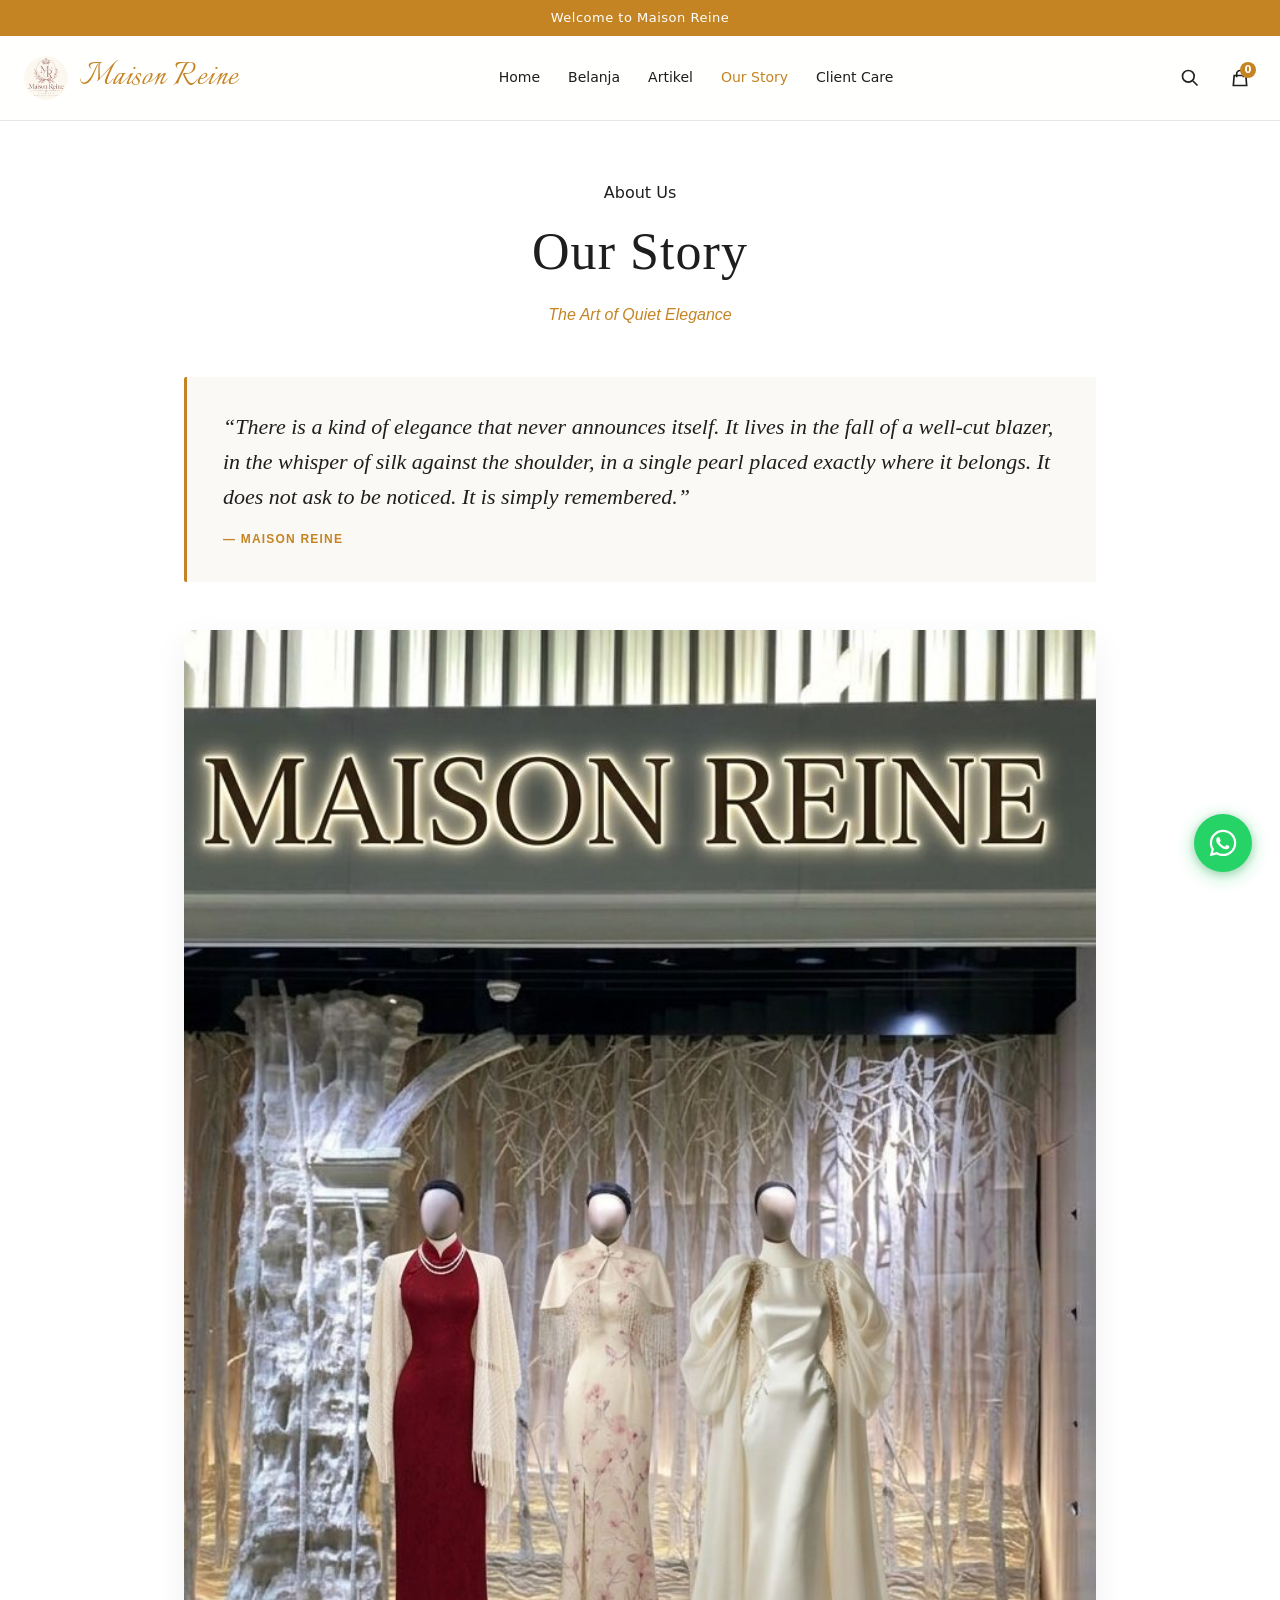
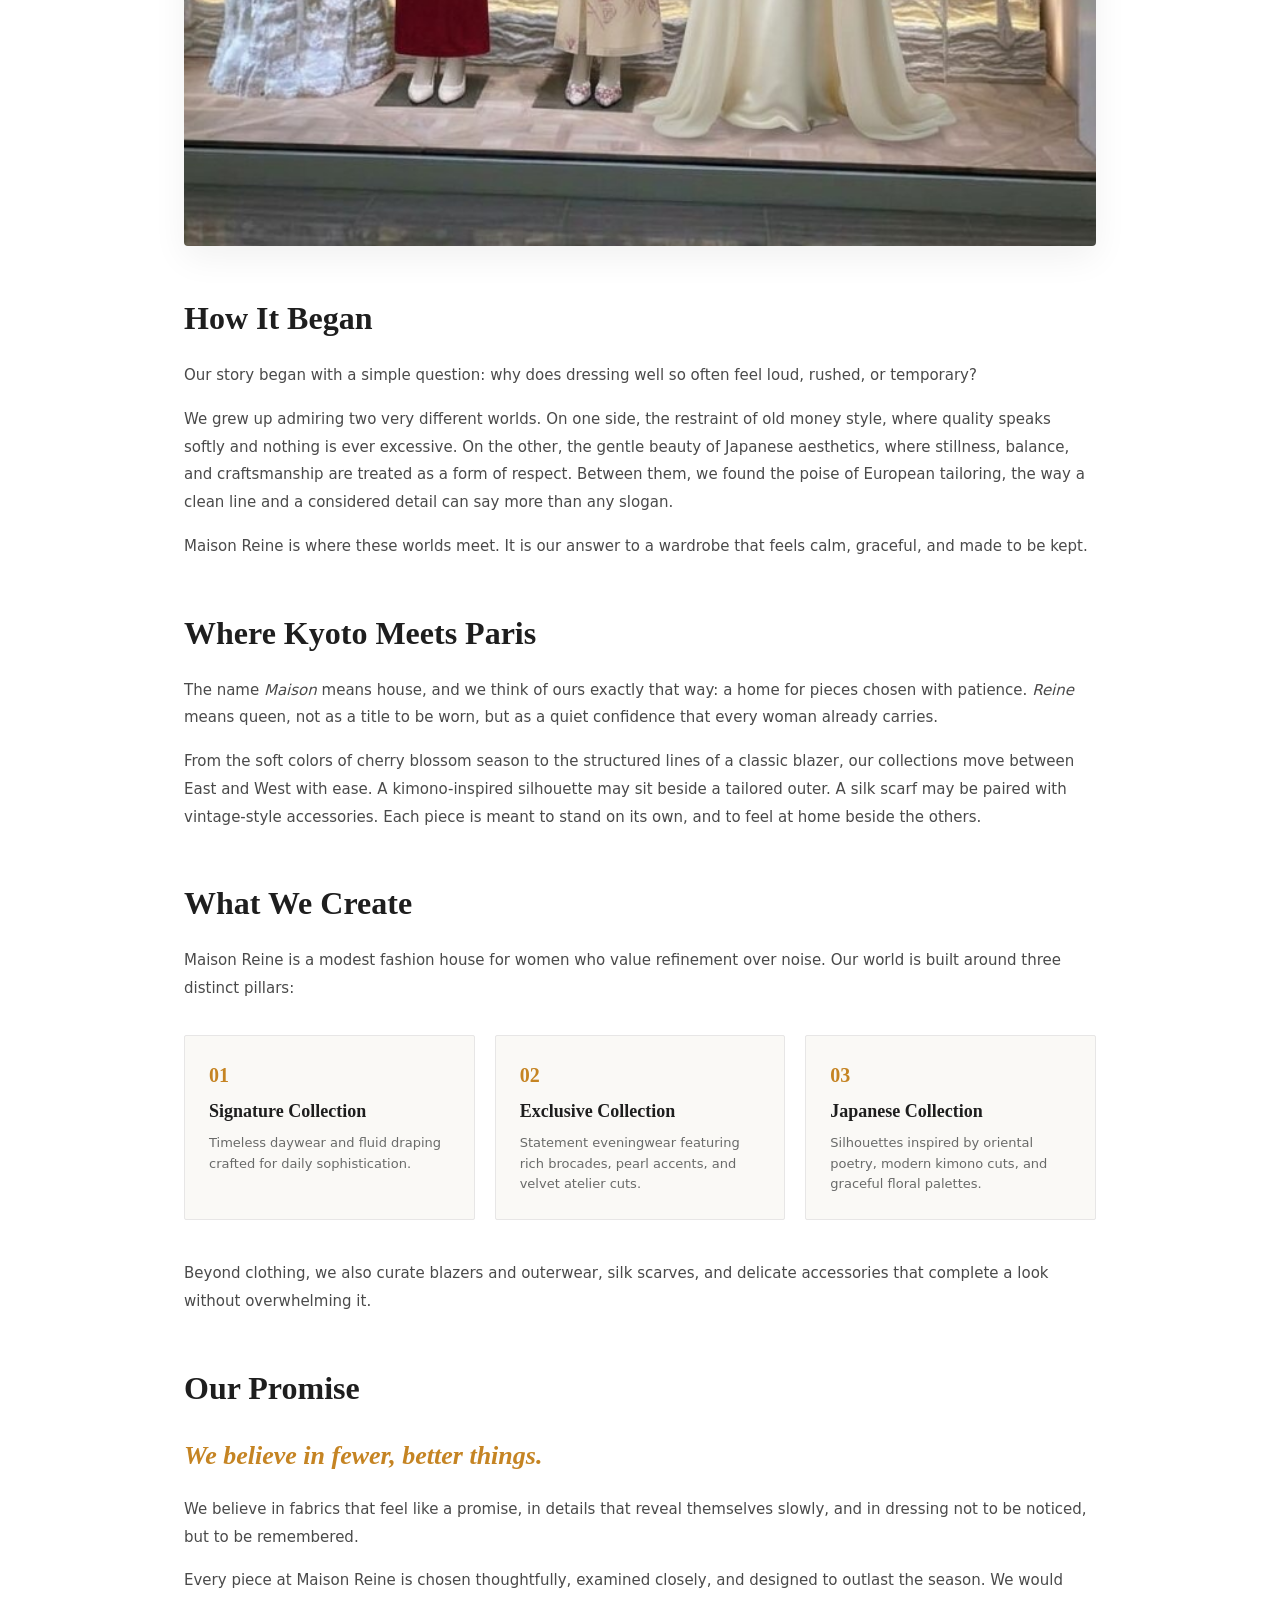
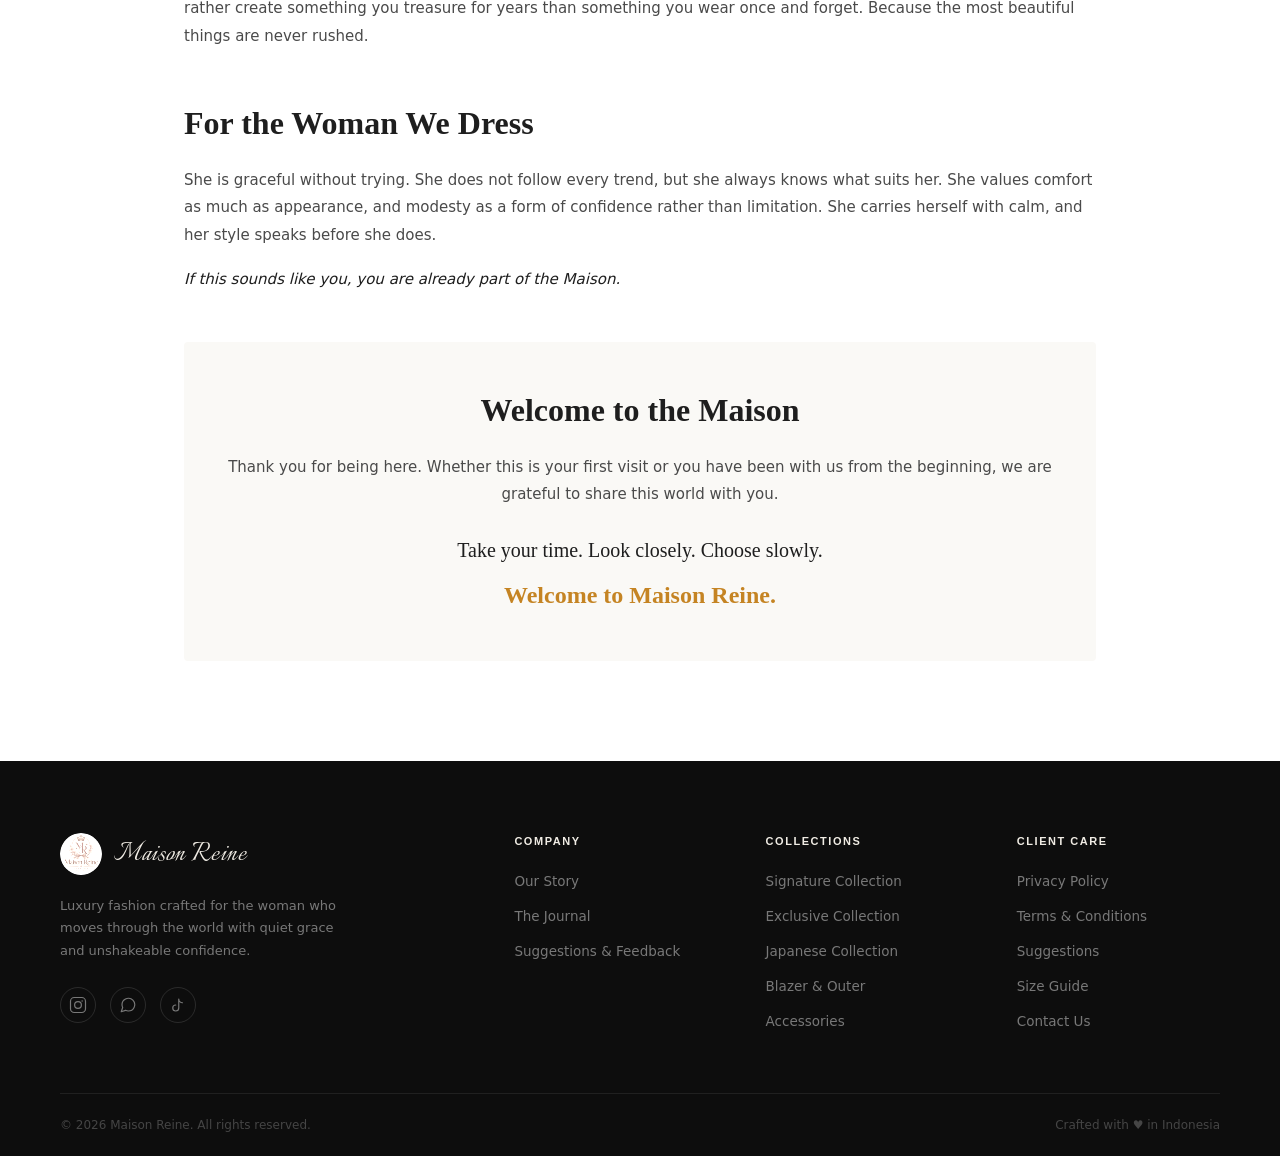
<file: our-story.html>
<!DOCTYPE html>
<html lang="id">
<head>
  <meta charset="UTF-8" />
  <meta name="viewport" content="width=device-width, initial-scale=1.0" />
  <title>Our Story — Maison Reine</title>

  <link rel="icon" type="image/png" href="assets/images/logo-clean.png" />

  <link rel="preconnect" href="https://fonts.googleapis.com">
  <link rel="preconnect" href="https://fonts.gstatic.com" crossorigin>
  <link href="https://fonts.googleapis.com/css2?family=Italianno&display=swap" rel="stylesheet">

  <link rel="stylesheet" href="assets/css/pure.css" />
</head>
<body>

  <div class="top-announcement">
    Welcome to Maison Reine
  </div>

  <header class="site-header">
    <div class="header-container">

      <a href="index.html" class="brand-wrapper">
        <img src="assets/images/logo-clean.png" alt="Maison Reine" class="brand-logo" />
        <span class="brand-title">Maison Reine</span>
      </a>

      <nav class="desktop-nav">
        <a href="index.html" class="nav-link">Home</a>
        <a href="belanja.html" class="nav-link">Belanja</a>
        <a href="journal.html" class="nav-link">Artikel</a>
        <a href="our-story.html" class="nav-link active">Our Story</a>
        <a href="client-care.html" class="nav-link">Client Care</a>
      </nav>

      <div class="header-actions">
        <div class="search-box">
          <input type="text" class="search-input" id="pure-search-input" placeholder="Search curated piece..." />
          <button class="icon-btn" id="pure-search-btn" aria-label="Search">
            <svg width="20" height="20" fill="none" stroke="currentColor" stroke-width="2" viewBox="0 0 24 24"><path d="M21 21l-6-6m2-5a7 7 0 11-14 0 7 7 0 0114 0z"/></svg>
          </button>
        </div>

        <a href="keranjang.html" class="icon-btn" aria-label="Cart">
          <svg width="20" height="20" fill="none" stroke="currentColor" stroke-width="2" viewBox="0 0 24 24"><path d="M16 11V7a4 4 0 00-8 0v4M5 9h14l1 12H4L5 9z"/></svg>
          <span class="cart-badge" id="cart-counter">0</span>
        </a>
      </div>

    </div>
  </header>

  <main class="page-container">
    <div class="story-hero-section">
      <span class="section-eyebrow">About Us</span>
      <h1 class="story-page-title">Our Story</h1>
      <p class="story-page-subtitle">The Art of Quiet Elegance</p>
    </div>

    <div class="story-content-wrap">
      
      <div class="story-lead-quote">
        <p>
          &ldquo;There is a kind of elegance that never announces itself. It lives in the fall of a well-cut blazer, in the whisper of silk against the shoulder, in a single pearl placed exactly where it belongs. It does not ask to be noticed. It is simply remembered.&rdquo;
        </p>
        <span class="quote-author">&mdash; Maison Reine</span>
      </div>

      <div class="story-image-showcase">
        <img src="assets/images/our-story-banner.jpg" alt="Maison Reine Philosophy" class="story-banner-img" />
      </div>

      <div class="story-text-block">
        <h2 class="story-heading">How It Began</h2>
        <p>
          Our story began with a simple question: why does dressing well so often feel loud, rushed, or temporary?
        </p>
        <p>
          We grew up admiring two very different worlds. On one side, the restraint of old money style, where quality speaks softly and nothing is ever excessive. On the other, the gentle beauty of Japanese aesthetics, where stillness, balance, and craftsmanship are treated as a form of respect. Between them, we found the poise of European tailoring, the way a clean line and a considered detail can say more than any slogan.
        </p>
        <p>
          Maison Reine is where these worlds meet. It is our answer to a wardrobe that feels calm, graceful, and made to be kept.
        </p>
      </div>

      <div class="story-text-block">
        <h2 class="story-heading">Where Kyoto Meets Paris</h2>
        <p>
          The name <em>Maison</em> means house, and we think of ours exactly that way: a home for pieces chosen with patience. <em>Reine</em> means queen, not as a title to be worn, but as a quiet confidence that every woman already carries.
        </p>
        <p>
          From the soft colors of cherry blossom season to the structured lines of a classic blazer, our collections move between East and West with ease. A kimono-inspired silhouette may sit beside a tailored outer. A silk scarf may be paired with vintage-style accessories. Each piece is meant to stand on its own, and to feel at home beside the others.
        </p>
      </div>

      <div class="story-text-block">
        <h2 class="story-heading">What We Create</h2>
        <p>
          Maison Reine is a modest fashion house for women who value refinement over noise. Our world is built around three distinct pillars:
        </p>

        <div class="story-pillars-grid">
          <div class="story-pillar-card">
            <span class="pillar-number">01</span>
            <h3 class="pillar-title">Signature Collection</h3>
            <p class="pillar-desc">Timeless daywear and fluid draping crafted for daily sophistication.</p>
          </div>
          <div class="story-pillar-card">
            <span class="pillar-number">02</span>
            <h3 class="pillar-title">Exclusive Collection</h3>
            <p class="pillar-desc">Statement eveningwear featuring rich brocades, pearl accents, and velvet atelier cuts.</p>
          </div>
          <div class="story-pillar-card">
            <span class="pillar-number">03</span>
            <h3 class="pillar-title">Japanese Collection</h3>
            <p class="pillar-desc">Silhouettes inspired by oriental poetry, modern kimono cuts, and graceful floral palettes.</p>
          </div>
        </div>

        <p style="margin-top: 24px;">
          Beyond clothing, we also curate blazers and outerwear, silk scarves, and delicate accessories that complete a look without overwhelming it.
        </p>
      </div>

      <div class="story-text-block">
        <h2 class="story-heading">Our Promise</h2>
        <p class="promise-highlight">
          We believe in fewer, better things.
        </p>
        <p>
          We believe in fabrics that feel like a promise, in details that reveal themselves slowly, and in dressing not to be noticed, but to be remembered.
        </p>
        <p>
          Every piece at Maison Reine is chosen thoughtfully, examined closely, and designed to outlast the season. We would rather create something you treasure for years than something you wear once and forget. Because the most beautiful things are never rushed.
        </p>
      </div>

      <div class="story-text-block">
        <h2 class="story-heading">For the Woman We Dress</h2>
        <p>
          She is graceful without trying. She does not follow every trend, but she always knows what suits her. She values comfort as much as appearance, and modesty as a form of confidence rather than limitation. She carries herself with calm, and her style speaks before she does.
        </p>
        <p class="italic-emphasis">
          If this sounds like you, you are already part of the Maison.
        </p>
      </div>

      <div class="story-conclusion">
        <h2 class="story-heading" style="text-align: center;">Welcome to the Maison</h2>
        <p>
          Thank you for being here. Whether this is your first visit or you have been with us from the beginning, we are grateful to share this world with you.
        </p>
        <p class="story-motto">
          Take your time. Look closely. Choose slowly.<br />
          <strong>Welcome to Maison Reine.</strong>
        </p>
      </div>

    </div>
  </main>

  <footer class="site-footer" id="footer">
    <div class="footer-inner">
      <div class="footer-top">

        <div class="footer-col footer-col--brand">
          <div class="footer-logo-wrap">
            <img src="assets/images/logo-clean.png" alt="Maison Reine" class="footer-logo" />
            <span class="footer-brand-name">Maison Reine</span>
          </div>
          <p class="footer-tagline">Luxury fashion crafted for the woman who moves through the world with quiet grace and unshakeable confidence.</p>
          <div class="footer-socials">
            <a href="#" aria-label="Instagram" class="footer-social-link">
              <svg width="18" height="18" fill="none" stroke="currentColor" stroke-width="1.6" viewBox="0 0 24 24"><rect x="2" y="2" width="20" height="20" rx="5"/><circle cx="12" cy="12" r="4.5"/><circle cx="17.5" cy="6.5" r="1" fill="currentColor" stroke="none"/></svg>
            </a>
            <a href="https://wa.me/62882007282358" target="_blank" rel="noopener noreferrer" aria-label="WhatsApp" class="footer-social-link">
              <svg width="18" height="18" fill="none" stroke="currentColor" stroke-width="1.6" viewBox="0 0 24 24"><path stroke-linecap="round" stroke-linejoin="round" d="M21 11.5a8.38 8.38 0 01-.9 3.8 8.5 8.5 0 01-7.6 4.7 8.38 8.38 0 01-3.8-.9L3 21l1.9-5.7a8.38 8.38 0 01-.9-3.8 8.5 8.5 0 014.7-7.6 8.38 8.38 0 013.8-.9h.5a8.48 8.48 0 018 8v.5z"/></svg>
            </a>
            <a href="#" aria-label="TikTok" class="footer-social-link">
              <svg width="18" height="18" fill="none" stroke="currentColor" stroke-width="1.6" viewBox="0 0 24 24"><path stroke-linecap="round" stroke-linejoin="round" d="M9 12a4 4 0 104 4V4a5 5 0 005 5"/></svg>
            </a>
          </div>
        </div>

        <div class="footer-col">
          <h5 class="footer-col-title">Company</h5>
          <ul class="footer-links">
            <li><a href="our-story.html">Our Story</a></li>
            <li><a href="journal.html">The Journal</a></li>
            <li><a href="feedback.html">Suggestions &amp; Feedback</a></li>
          </ul>
        </div>

        <div class="footer-col">
          <h5 class="footer-col-title">Collections</h5>
          <ul class="footer-links">
            <li><a href="belanja.html?collection=signature">Signature Collection</a></li>
            <li><a href="belanja.html?collection=exclusive">Exclusive Collection</a></li>
            <li><a href="belanja.html?collection=japanese">Japanese Collection</a></li>
            <li><a href="index.html#category-discover">Blazer &amp; Outer</a></li>
            <li><a href="index.html#category-discover">Accessories</a></li>
          </ul>
        </div>

        <div class="footer-col">
          <h5 class="footer-col-title">Client Care</h5>
          <ul class="footer-links">
            <li><a href="privacy-policy.html">Privacy Policy</a></li>
            <li><a href="client-care.html">Terms &amp; Conditions</a></li>
            <li><a href="feedback.html">Suggestions</a></li>
            <li><a href="#">Size Guide</a></li>
            <li><a href="#">Contact Us</a></li>
          </ul>
        </div>

      </div>

      <div class="footer-bottom">
        <p class="footer-copy">&copy; 2026 Maison Reine. All rights reserved.</p>
        <p class="footer-copy footer-copy--right">Crafted with &hearts; in Indonesia</p>
      </div>
    </div>
  </footer>

  <script>
    // Keranjang dikosongkan saat halaman di-refresh (tetap tersimpan saat pindah halaman biasa)
    try { if (performance.getEntriesByType('navigation')[0].type === 'reload') localStorage.removeItem('maison_reine_cart'); } catch (e) {}
    let cart = JSON.parse(localStorage.getItem('maison_reine_cart') || '[]');
    const cartBadge = document.getElementById('cart-counter');
    function updateCartUI() {
      if (cartBadge) {
        cartBadge.textContent = cart.length;
      }
    }
    updateCartUI();

    document.addEventListener('DOMContentLoaded', () => {
      const sBtn = document.getElementById('pure-search-btn');
      const sInput = document.getElementById('pure-search-input');
      if (sBtn && sInput) {
        sBtn.addEventListener('click', (e) => {
          e.preventDefault();
          e.stopPropagation();
          sInput.classList.toggle('active');
          if (sInput.classList.contains('active')) {
            sInput.focus();
          }
        });
        document.addEventListener('click', (e) => {
          if (!sBtn.contains(e.target) && !sInput.contains(e.target)) {
            sInput.classList.remove('active');
          }
        });
        sInput.addEventListener('keydown', (e) => {
          if (e.key === 'Enter') {
            e.preventDefault();
            const query = sInput.value.trim().toLowerCase();
            if (query) {
              window.location.href = 'index.html#category-discover';
            }
          }
        });
      }
    });
  </script>

  <!-- Floating WhatsApp Button -->
  <a href="https://wa.me/62882007282358" class="floating-whatsapp" target="_blank" rel="noopener noreferrer" aria-label="Chat WhatsApp +62882007282358">
    <span class="floating-whatsapp-tooltip">Chat with us</span>
    <svg viewBox="0 0 24 24" aria-hidden="true">
      <path fill-rule="evenodd" clip-rule="evenodd" d="M12.04 2C6.58 2 2.13 6.45 2.13 11.91C2.13 13.66 2.59 15.36 3.45 16.86L2.05 22L7.3 20.62C8.75 21.41 10.38 21.83 12.04 21.83C17.5 21.83 21.95 17.38 21.95 11.92C21.95 9.27 20.92 6.78 19.05 4.91C17.18 3.03 14.69 2 12.04 2ZM12.04 20.06C10.55 20.06 9.1 19.66 7.84 18.91L7.54 18.73L4.42 19.55L5.25 16.51L5.05 16.2C4.24 14.91 3.82 13.43 3.82 11.91C3.82 7.38 7.51 3.69 12.04 3.69C14.24 3.69 16.31 4.55 17.86 6.1C19.42 7.66 20.27 9.72 20.27 11.92C20.28 16.45 16.58 20.06 12.04 20.06ZM16.6 14.34C16.35 14.22 15.15 13.63 14.93 13.55C14.71 13.47 14.54 13.43 14.38 13.67C14.22 13.91 13.75 14.46 13.61 14.62C13.47 14.78 13.33 14.8 13.09 14.68C12.85 14.56 11.83 14.2 10.9 13.37C10.18 12.73 9.69 11.93 9.55 11.69C9.41 11.45 9.54 11.32 9.66 11.2C9.77 11.09 9.9 10.92 10.02 10.78C10.14 10.64 10.18 10.54 10.26 10.38C10.34 10.22 10.3 10.08 10.24 9.96C10.18 9.84 9.63 8.51 9.42 8.02C9.22 7.54 9.01 7.61 8.86 7.6H8.38C8.22 7.6 7.96 7.66 7.74 7.9C7.52 8.14 6.89 8.73 6.89 9.92C6.89 11.11 7.76 12.26 7.88 12.42C8 12.58 9.59 15.03 12.02 16.08C12.6 16.33 13.05 16.48 13.4 16.59C13.98 16.77 14.51 16.75 14.93 16.69C15.4 16.62 16.37 16.1 16.57 15.53C16.77 14.96 16.77 14.47 16.71 14.37C16.65 14.27 16.48 14.21 16.6 14.34Z"/>
    </svg>
  </a>
</body>
</html>
</file>
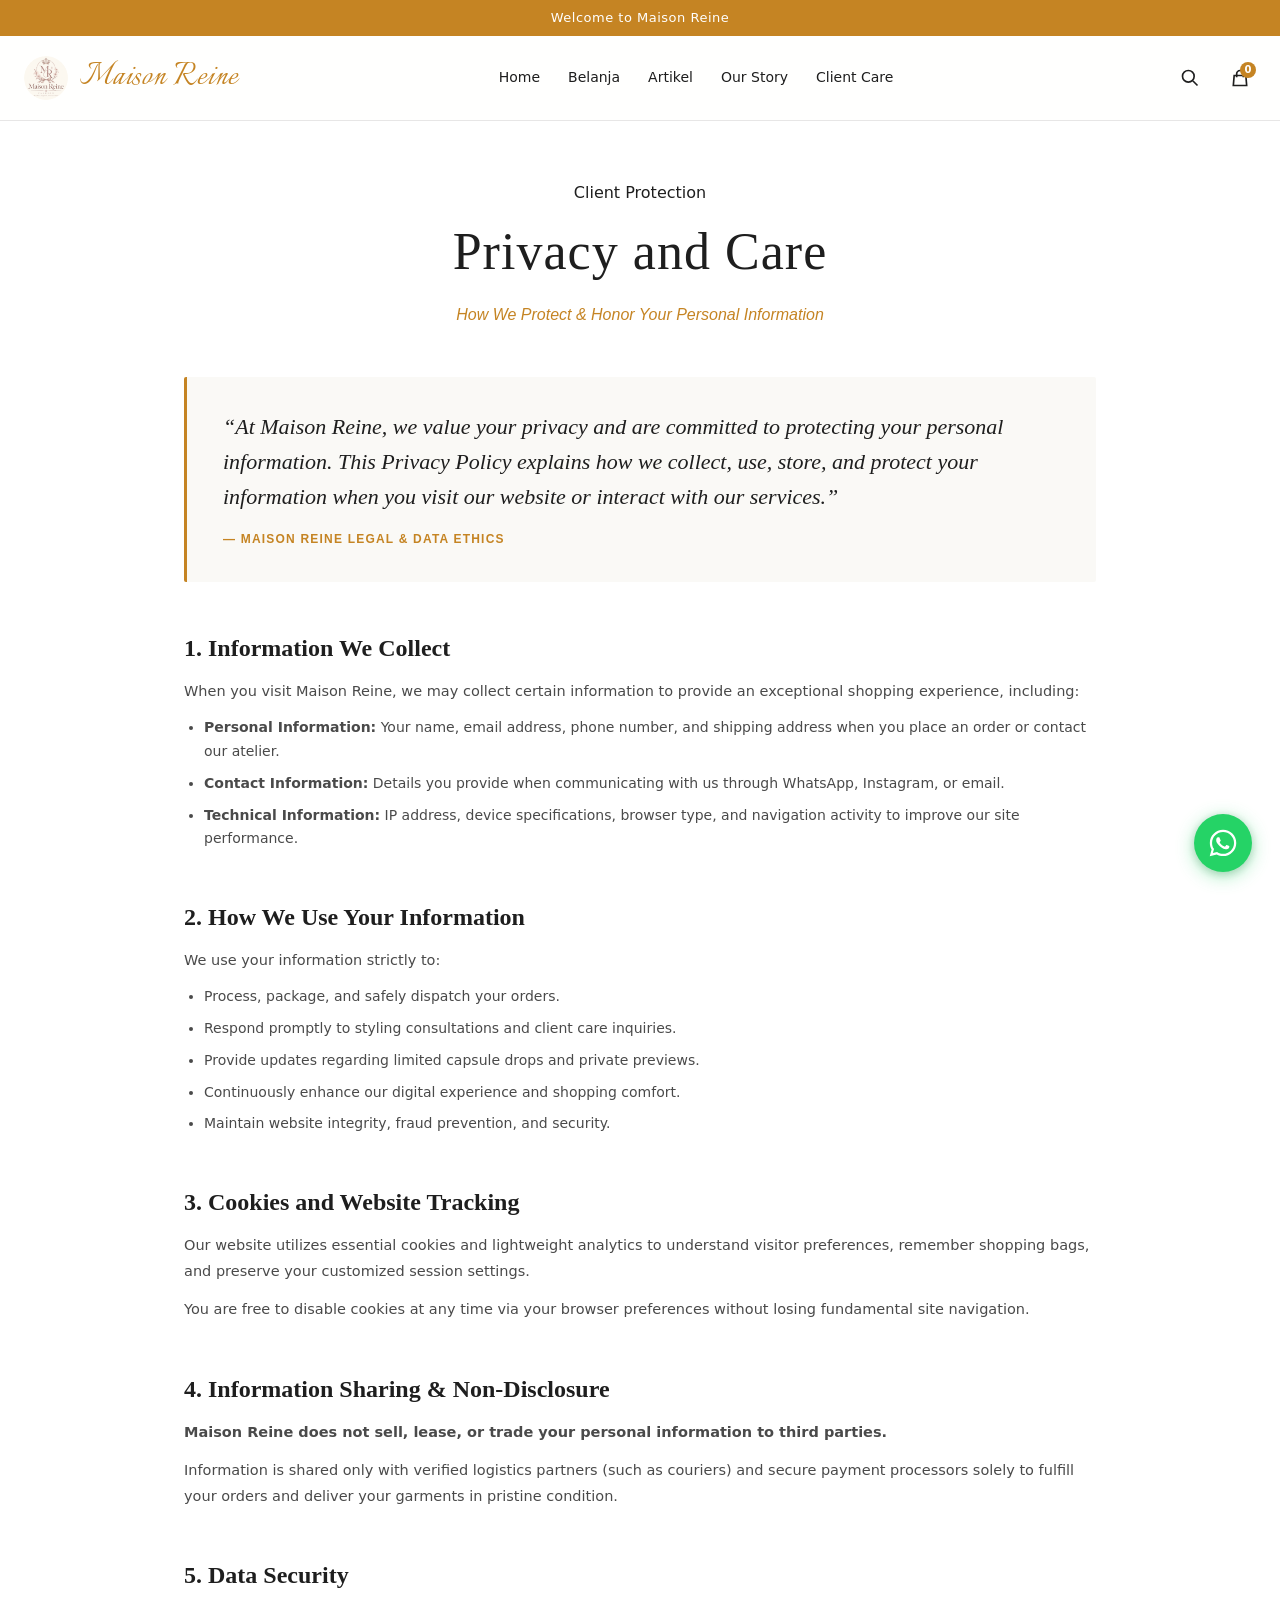
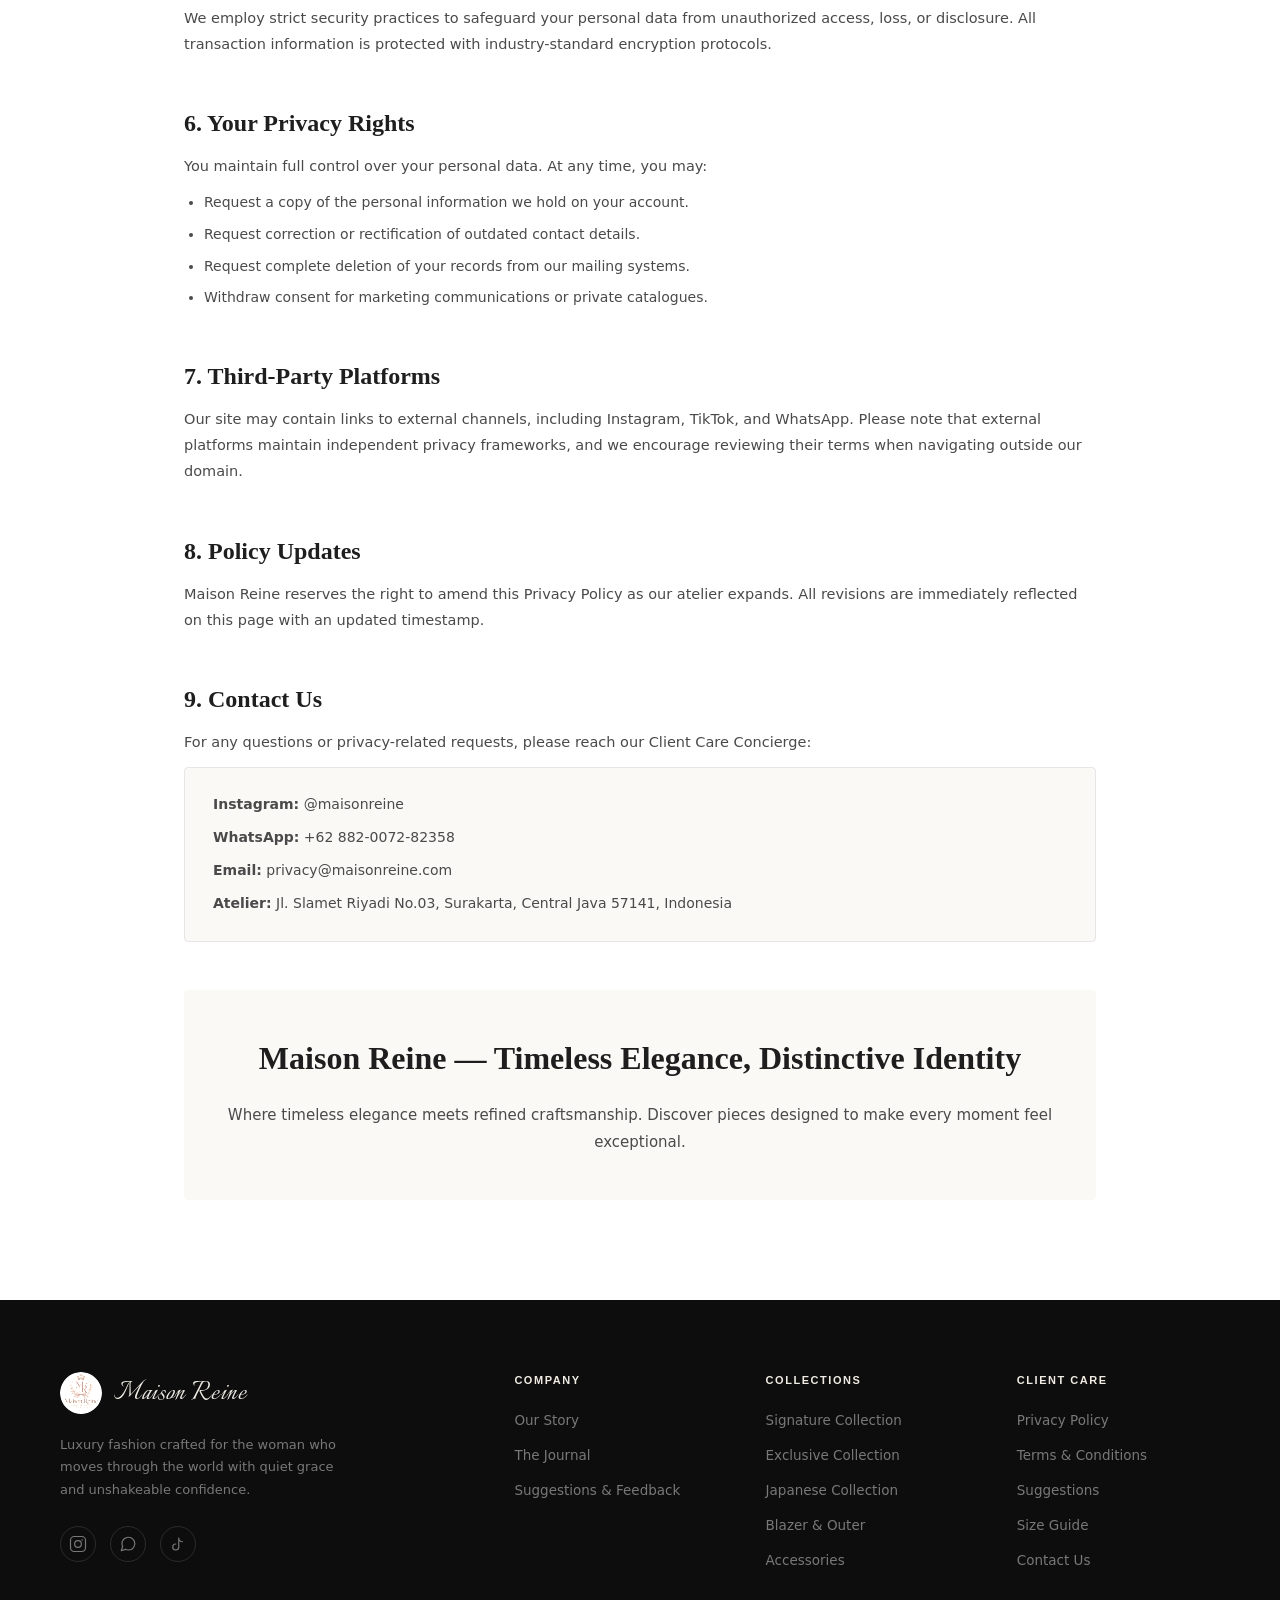
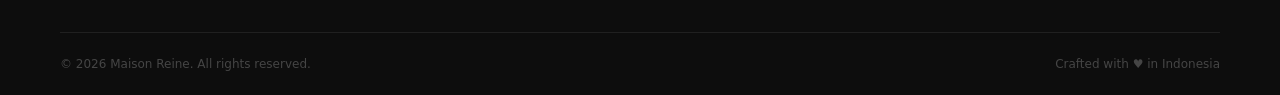
<file: privacy-policy.html>
<!DOCTYPE html>
<html lang="id">
<head>
  <meta charset="UTF-8" />
  <meta name="viewport" content="width=device-width, initial-scale=1.0" />
  <title>Privacy Policy &amp; Care — Maison Reine</title>

  <link rel="icon" type="image/png" href="assets/images/logo-clean.png" />

  <link rel="preconnect" href="https://fonts.googleapis.com">
  <link rel="preconnect" href="https://fonts.gstatic.com" crossorigin>
  <link href="https://fonts.googleapis.com/css2?family=Italianno&display=swap" rel="stylesheet">

  <link rel="stylesheet" href="assets/css/pure.css" />
</head>
<body>

  <div class="top-announcement">
    Welcome to Maison Reine
  </div>

  <header class="site-header">
    <div class="header-container">

      <a href="index.html" class="brand-wrapper">
        <img src="assets/images/logo-clean.png" alt="Maison Reine" class="brand-logo" />
        <span class="brand-title">Maison Reine</span>
      </a>

      <nav class="desktop-nav">
        <a href="index.html" class="nav-link">Home</a>
        <a href="belanja.html" class="nav-link">Belanja</a>
        <a href="journal.html" class="nav-link">Artikel</a>
        <a href="our-story.html" class="nav-link">Our Story</a>
        <a href="client-care.html" class="nav-link">Client Care</a>
      </nav>

      <div class="header-actions">
        <div class="search-box">
          <input type="text" class="search-input" id="pure-search-input" placeholder="Search curated piece..." />
          <button class="icon-btn" id="pure-search-btn" aria-label="Search">
            <svg width="20" height="20" fill="none" stroke="currentColor" stroke-width="2" viewBox="0 0 24 24"><path d="M21 21l-6-6m2-5a7 7 0 11-14 0 7 7 0 0114 0z"/></svg>
          </button>
        </div>

        <a href="keranjang.html" class="icon-btn" aria-label="Cart">
          <svg width="20" height="20" fill="none" stroke="currentColor" stroke-width="2" viewBox="0 0 24 24"><path d="M16 11V7a4 4 0 00-8 0v4M5 9h14l1 12H4L5 9z"/></svg>
          <span class="cart-badge" id="cart-counter">0</span>
        </a>
      </div>

    </div>
  </header>

  <main class="page-container">
    <div class="story-hero-section">
      <span class="section-eyebrow">Client Protection</span>
      <h1 class="story-page-title">Privacy and Care</h1>
      <p class="story-page-subtitle">How We Protect &amp; Honor Your Personal Information</p>
    </div>

    <div class="story-content-wrap">

      <div class="story-lead-quote">
        <p>
          &ldquo;At Maison Reine, we value your privacy and are committed to protecting your personal information. This Privacy Policy explains how we collect, use, store, and protect your information when you visit our website or interact with our services.&rdquo;
        </p>
        <span class="quote-author">&mdash; Maison Reine Legal &amp; Data Ethics</span>
      </div>

      <div class="policy-section">
        <h2 class="policy-heading">1. Information We Collect</h2>
        <p>When you visit Maison Reine, we may collect certain information to provide an exceptional shopping experience, including:</p>
        <ul class="policy-list">
          <li><strong>Personal Information:</strong> Your name, email address, phone number, and shipping address when you place an order or contact our atelier.</li>
          <li><strong>Contact Information:</strong> Details you provide when communicating with us through WhatsApp, Instagram, or email.</li>
          <li><strong>Technical Information:</strong> IP address, device specifications, browser type, and navigation activity to improve our site performance.</li>
        </ul>
      </div>

      <div class="policy-section">
        <h2 class="policy-heading">2. How We Use Your Information</h2>
        <p>We use your information strictly to:</p>
        <ul class="policy-list">
          <li>Process, package, and safely dispatch your orders.</li>
          <li>Respond promptly to styling consultations and client care inquiries.</li>
          <li>Provide updates regarding limited capsule drops and private previews.</li>
          <li>Continuously enhance our digital experience and shopping comfort.</li>
          <li>Maintain website integrity, fraud prevention, and security.</li>
        </ul>
      </div>

      <div class="policy-section">
        <h2 class="policy-heading">3. Cookies and Website Tracking</h2>
        <p>
          Our website utilizes essential cookies and lightweight analytics to understand visitor preferences, remember shopping bags, and preserve your customized session settings.
        </p>
        <p>
          You are free to disable cookies at any time via your browser preferences without losing fundamental site navigation.
        </p>
      </div>

      <div class="policy-section">
        <h2 class="policy-heading">4. Information Sharing &amp; Non-Disclosure</h2>
        <p>
          <strong>Maison Reine does not sell, lease, or trade your personal information to third parties.</strong>
        </p>
        <p>
          Information is shared only with verified logistics partners (such as couriers) and secure payment processors solely to fulfill your orders and deliver your garments in pristine condition.
        </p>
      </div>

      <div class="policy-section">
        <h2 class="policy-heading">5. Data Security</h2>
        <p>
          We employ strict security practices to safeguard your personal data from unauthorized access, loss, or disclosure. All transaction information is protected with industry-standard encryption protocols.
        </p>
      </div>

      <div class="policy-section">
        <h2 class="policy-heading">6. Your Privacy Rights</h2>
        <p>You maintain full control over your personal data. At any time, you may:</p>
        <ul class="policy-list">
          <li>Request a copy of the personal information we hold on your account.</li>
          <li>Request correction or rectification of outdated contact details.</li>
          <li>Request complete deletion of your records from our mailing systems.</li>
          <li>Withdraw consent for marketing communications or private catalogues.</li>
        </ul>
      </div>

      <div class="policy-section">
        <h2 class="policy-heading">7. Third-Party Platforms</h2>
        <p>
          Our site may contain links to external channels, including Instagram, TikTok, and WhatsApp. Please note that external platforms maintain independent privacy frameworks, and we encourage reviewing their terms when navigating outside our domain.
        </p>
      </div>

      <div class="policy-section">
        <h2 class="policy-heading">8. Policy Updates</h2>
        <p>
          Maison Reine reserves the right to amend this Privacy Policy as our atelier expands. All revisions are immediately reflected on this page with an updated timestamp.
        </p>
      </div>

      <div class="policy-section">
        <h2 class="policy-heading">9. Contact Us</h2>
        <p>For any questions or privacy-related requests, please reach our Client Care Concierge:</p>
        <div class="policy-contact-box">
          <p><strong>Instagram:</strong> @maisonreine</p>
          <p><strong>WhatsApp:</strong> +62 882-0072-82358</p>
          <p><strong>Email:</strong> privacy@maisonreine.com</p>
          <p><strong>Atelier:</strong> Jl. Slamet Riyadi No.03, Surakarta, Central Java 57141, Indonesia</p>
        </div>
      </div>

      <div class="story-conclusion">
        <h2 class="story-heading" style="text-align: center;">Maison Reine &mdash; Timeless Elegance, Distinctive Identity</h2>
        <p>
          Where timeless elegance meets refined craftsmanship. Discover pieces designed to make every moment feel exceptional.
        </p>
      </div>

    </div>
  </main>

  <footer class="site-footer" id="footer">
    <div class="footer-inner">
      <div class="footer-top">

        <div class="footer-col footer-col--brand">
          <div class="footer-logo-wrap">
            <img src="assets/images/logo-clean.png" alt="Maison Reine" class="footer-logo" />
            <span class="footer-brand-name">Maison Reine</span>
          </div>
          <p class="footer-tagline">Luxury fashion crafted for the woman who moves through the world with quiet grace and unshakeable confidence.</p>
          <div class="footer-socials">
            <a href="#" aria-label="Instagram" class="footer-social-link">
              <svg width="18" height="18" fill="none" stroke="currentColor" stroke-width="1.6" viewBox="0 0 24 24"><rect x="2" y="2" width="20" height="20" rx="5"/><circle cx="12" cy="12" r="4.5"/><circle cx="17.5" cy="6.5" r="1" fill="currentColor" stroke="none"/></svg>
            </a>
            <a href="https://wa.me/62882007282358" target="_blank" rel="noopener noreferrer" aria-label="WhatsApp" class="footer-social-link">
              <svg width="18" height="18" fill="none" stroke="currentColor" stroke-width="1.6" viewBox="0 0 24 24"><path stroke-linecap="round" stroke-linejoin="round" d="M21 11.5a8.38 8.38 0 01-.9 3.8 8.5 8.5 0 01-7.6 4.7 8.38 8.38 0 01-3.8-.9L3 21l1.9-5.7a8.38 8.38 0 01-.9-3.8 8.5 8.5 0 014.7-7.6 8.38 8.38 0 013.8-.9h.5a8.48 8.48 0 018 8v.5z"/></svg>
            </a>
            <a href="#" aria-label="TikTok" class="footer-social-link">
              <svg width="18" height="18" fill="none" stroke="currentColor" stroke-width="1.6" viewBox="0 0 24 24"><path stroke-linecap="round" stroke-linejoin="round" d="M9 12a4 4 0 104 4V4a5 5 0 005 5"/></svg>
            </a>
          </div>
        </div>

        <div class="footer-col">
          <h5 class="footer-col-title">Company</h5>
          <ul class="footer-links">
            <li><a href="our-story.html">Our Story</a></li>
            <li><a href="journal.html">The Journal</a></li>
            <li><a href="feedback.html">Suggestions &amp; Feedback</a></li>
          </ul>
        </div>

        <div class="footer-col">
          <h5 class="footer-col-title">Collections</h5>
          <ul class="footer-links">
            <li><a href="belanja.html?collection=signature">Signature Collection</a></li>
            <li><a href="belanja.html?collection=exclusive">Exclusive Collection</a></li>
            <li><a href="belanja.html?collection=japanese">Japanese Collection</a></li>
            <li><a href="index.html#category-discover">Blazer &amp; Outer</a></li>
            <li><a href="index.html#category-discover">Accessories</a></li>
          </ul>
        </div>

        <div class="footer-col">
          <h5 class="footer-col-title">Client Care</h5>
          <ul class="footer-links">
            <li><a href="privacy-policy.html">Privacy Policy</a></li>
            <li><a href="client-care.html">Terms &amp; Conditions</a></li>
            <li><a href="feedback.html">Suggestions</a></li>
            <li><a href="#">Size Guide</a></li>
            <li><a href="#">Contact Us</a></li>
          </ul>
        </div>

      </div>

      <div class="footer-bottom">
        <p class="footer-copy">&copy; 2026 Maison Reine. All rights reserved.</p>
        <p class="footer-copy footer-copy--right">Crafted with &hearts; in Indonesia</p>
      </div>
    </div>
  </footer>

  <script>
    // Keranjang dikosongkan saat halaman di-refresh (tetap tersimpan saat pindah halaman biasa)
    try { if (performance.getEntriesByType('navigation')[0].type === 'reload') localStorage.removeItem('maison_reine_cart'); } catch (e) {}
    let cart = JSON.parse(localStorage.getItem('maison_reine_cart') || '[]');
    const cartBadge = document.getElementById('cart-counter');
    function updateCartUI() {
      if (cartBadge) {
        cartBadge.textContent = cart.length;
      }
    }
    updateCartUI();

    document.addEventListener('DOMContentLoaded', () => {
      const sBtn = document.getElementById('pure-search-btn');
      const sInput = document.getElementById('pure-search-input');
      if (sBtn && sInput) {
        sBtn.addEventListener('click', (e) => {
          e.preventDefault();
          e.stopPropagation();
          sInput.classList.toggle('active');
          if (sInput.classList.contains('active')) {
            sInput.focus();
          }
        });
        document.addEventListener('click', (e) => {
          if (!sBtn.contains(e.target) && !sInput.contains(e.target)) {
            sInput.classList.remove('active');
          }
        });
        sInput.addEventListener('keydown', (e) => {
          if (e.key === 'Enter') {
            e.preventDefault();
            const query = sInput.value.trim().toLowerCase();
            if (query) {
              window.location.href = 'index.html#category-discover';
            }
          }
        });
      }
    });
  </script>

  <!-- Floating WhatsApp Button -->
  <a href="https://wa.me/62882007282358" class="floating-whatsapp" target="_blank" rel="noopener noreferrer" aria-label="Chat WhatsApp +62882007282358">
    <span class="floating-whatsapp-tooltip">Chat with us</span>
    <svg viewBox="0 0 24 24" aria-hidden="true">
      <path fill-rule="evenodd" clip-rule="evenodd" d="M12.04 2C6.58 2 2.13 6.45 2.13 11.91C2.13 13.66 2.59 15.36 3.45 16.86L2.05 22L7.3 20.62C8.75 21.41 10.38 21.83 12.04 21.83C17.5 21.83 21.95 17.38 21.95 11.92C21.95 9.27 20.92 6.78 19.05 4.91C17.18 3.03 14.69 2 12.04 2ZM12.04 20.06C10.55 20.06 9.1 19.66 7.84 18.91L7.54 18.73L4.42 19.55L5.25 16.51L5.05 16.2C4.24 14.91 3.82 13.43 3.82 11.91C3.82 7.38 7.51 3.69 12.04 3.69C14.24 3.69 16.31 4.55 17.86 6.1C19.42 7.66 20.27 9.72 20.27 11.92C20.28 16.45 16.58 20.06 12.04 20.06ZM16.6 14.34C16.35 14.22 15.15 13.63 14.93 13.55C14.71 13.47 14.54 13.43 14.38 13.67C14.22 13.91 13.75 14.46 13.61 14.62C13.47 14.78 13.33 14.8 13.09 14.68C12.85 14.56 11.83 14.2 10.9 13.37C10.18 12.73 9.69 11.93 9.55 11.69C9.41 11.45 9.54 11.32 9.66 11.2C9.77 11.09 9.9 10.92 10.02 10.78C10.14 10.64 10.18 10.54 10.26 10.38C10.34 10.22 10.3 10.08 10.24 9.96C10.18 9.84 9.63 8.51 9.42 8.02C9.22 7.54 9.01 7.61 8.86 7.6H8.38C8.22 7.6 7.96 7.66 7.74 7.9C7.52 8.14 6.89 8.73 6.89 9.92C6.89 11.11 7.76 12.26 7.88 12.42C8 12.58 9.59 15.03 12.02 16.08C12.6 16.33 13.05 16.48 13.4 16.59C13.98 16.77 14.51 16.75 14.93 16.69C15.4 16.62 16.37 16.1 16.57 15.53C16.77 14.96 16.77 14.47 16.71 14.37C16.65 14.27 16.48 14.21 16.6 14.34Z"/>
    </svg>
  </a>
</body>
</html>
</file>
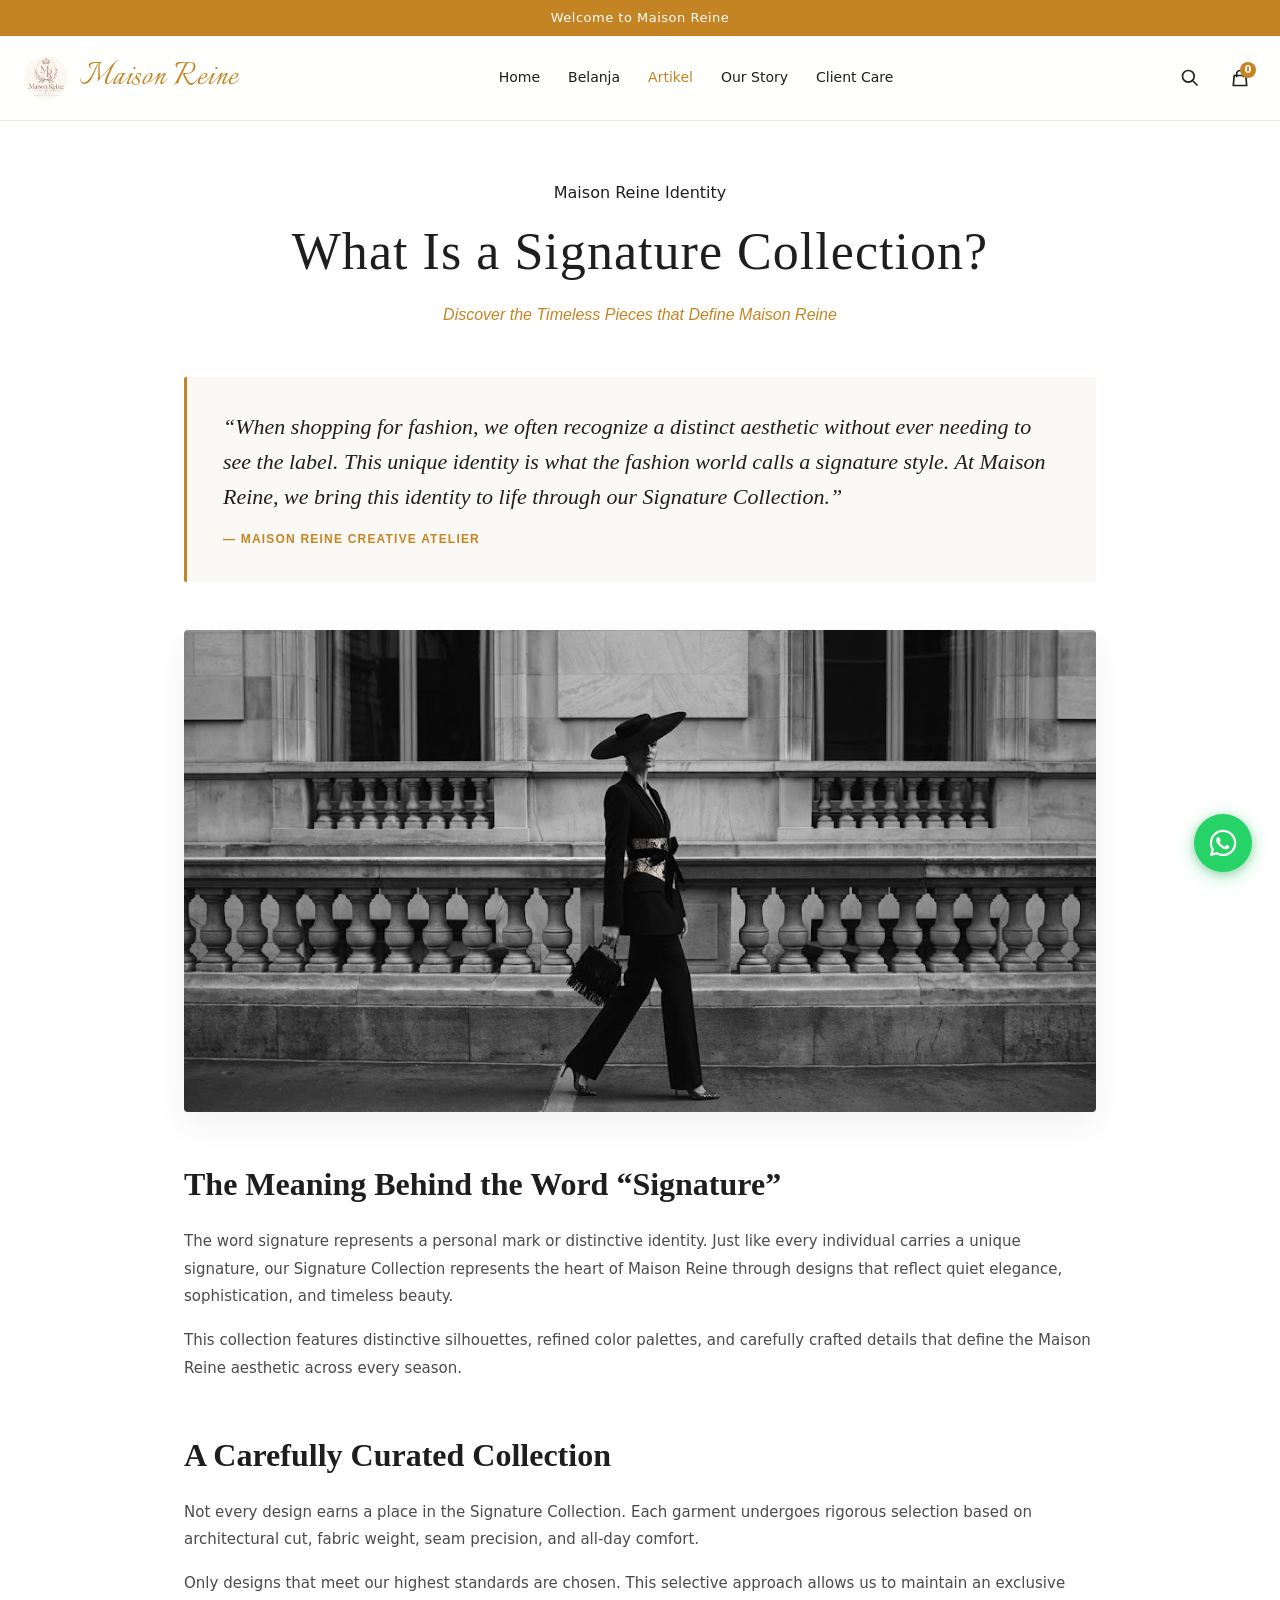
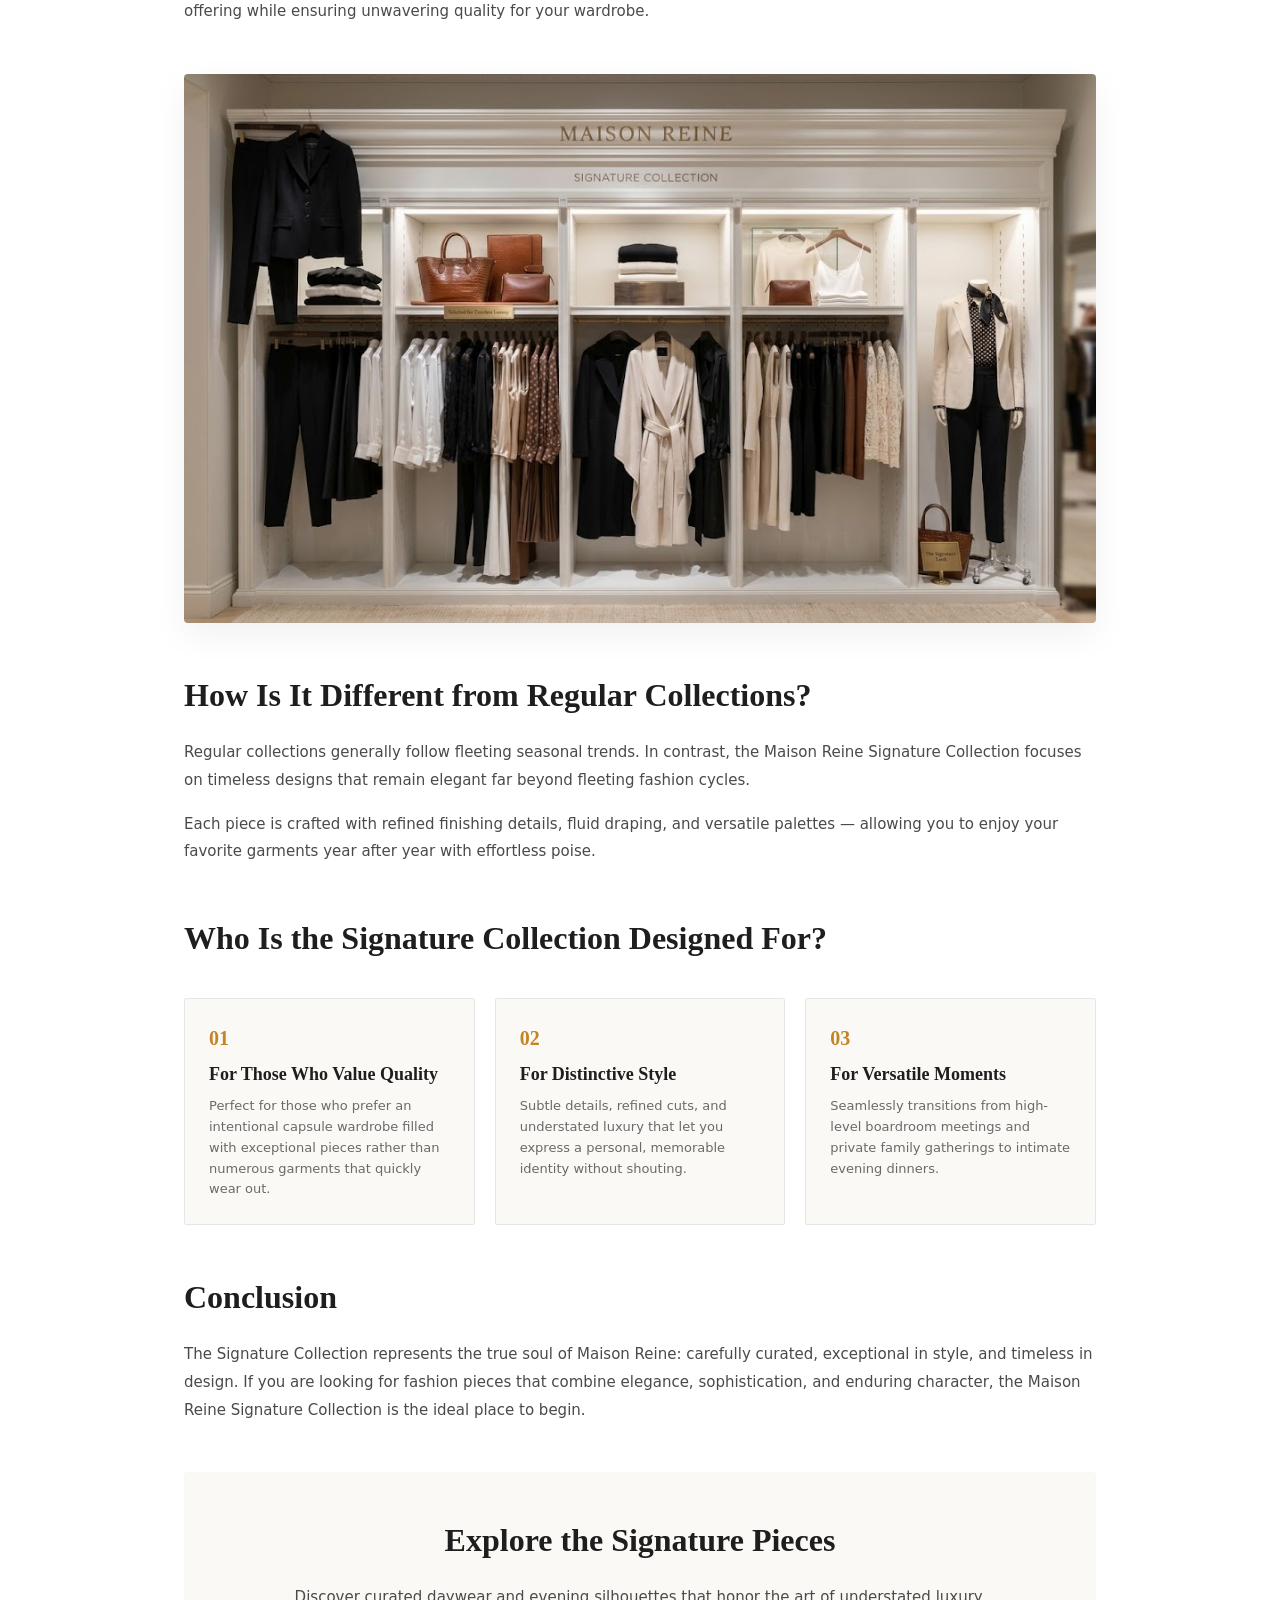
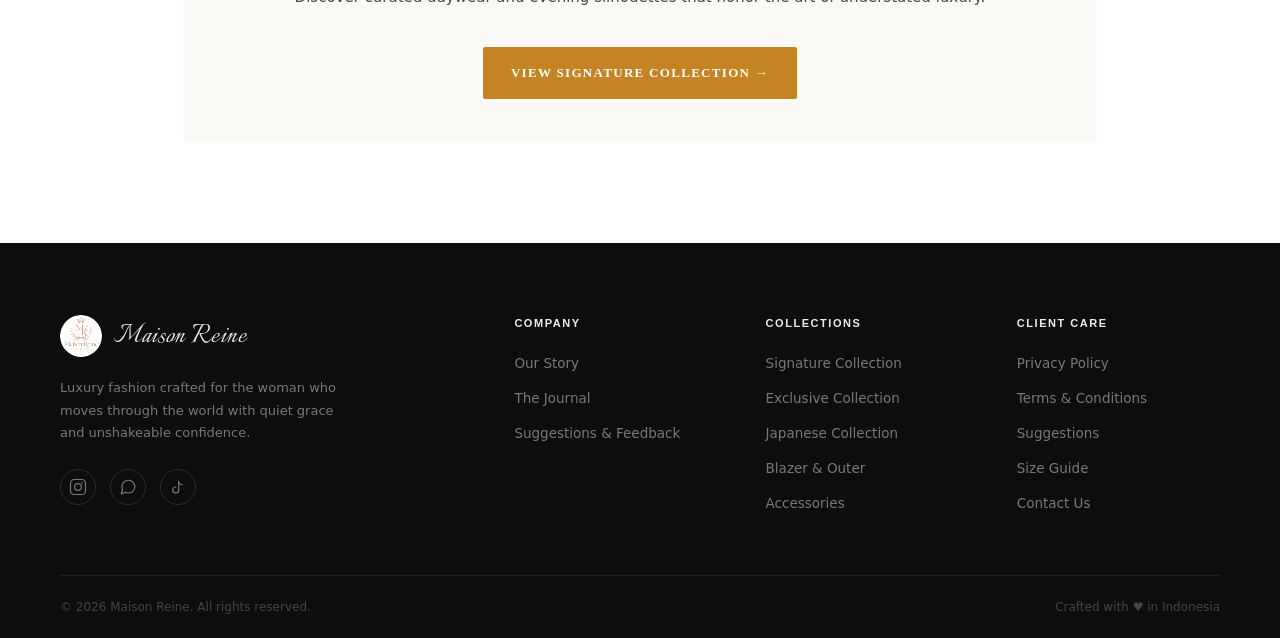
<file: what-is-a-signature-collection.html>
<!DOCTYPE html>
<html lang="id">
<head>
  <meta charset="UTF-8" />
  <meta name="viewport" content="width=device-width, initial-scale=1.0" />
  <title>What Is a Signature Collection? — Maison Reine</title>

  <link rel="icon" type="image/png" href="assets/images/logo-clean.png" />

  <link rel="preconnect" href="https://fonts.googleapis.com">
  <link rel="preconnect" href="https://fonts.gstatic.com" crossorigin>
  <link href="https://fonts.googleapis.com/css2?family=Italianno&display=swap" rel="stylesheet">

  <link rel="stylesheet" href="assets/css/pure.css" />
</head>
<body>

  <div class="top-announcement">
    Welcome to Maison Reine
  </div>

  <header class="site-header">
    <div class="header-container">

      <a href="index.html" class="brand-wrapper">
        <img src="assets/images/logo-clean.png" alt="Maison Reine" class="brand-logo" />
        <span class="brand-title">Maison Reine</span>
      </a>

      <nav class="desktop-nav">
        <a href="index.html" class="nav-link">Home</a>
        <a href="belanja.html" class="nav-link">Belanja</a>
        <a href="journal.html" class="nav-link active">Artikel</a>
        <a href="our-story.html" class="nav-link">Our Story</a>
        <a href="client-care.html" class="nav-link">Client Care</a>
      </nav>

      <div class="header-actions">
        <div class="search-box">
          <input type="text" class="search-input" id="pure-search-input" placeholder="Search curated piece..." />
          <button class="icon-btn" id="pure-search-btn" aria-label="Search">
            <svg width="20" height="20" fill="none" stroke="currentColor" stroke-width="2" viewBox="0 0 24 24"><path d="M21 21l-6-6m2-5a7 7 0 11-14 0 7 7 0 0114 0z"/></svg>
          </button>
        </div>

        <a href="keranjang.html" class="icon-btn" aria-label="Cart">
          <svg width="20" height="20" fill="none" stroke="currentColor" stroke-width="2" viewBox="0 0 24 24"><path d="M16 11V7a4 4 0 00-8 0v4M5 9h14l1 12H4L5 9z"/></svg>
          <span class="cart-badge" id="cart-counter">0</span>
        </a>
      </div>

    </div>
  </header>

  <main class="page-container">
    <div class="story-hero-section">
      <span class="section-eyebrow">Maison Reine Identity</span>
      <h1 class="story-page-title">What Is a Signature Collection?</h1>
      <p class="story-page-subtitle">Discover the Timeless Pieces that Define Maison Reine</p>
    </div>

    <div class="story-content-wrap">

      <div class="story-lead-quote">
        <p>
          &ldquo;When shopping for fashion, we often recognize a distinct aesthetic without ever needing to see the label. This unique identity is what the fashion world calls a signature style. At Maison Reine, we bring this identity to life through our Signature Collection.&rdquo;
        </p>
        <span class="quote-author">&mdash; Maison Reine Creative Atelier</span>
      </div>

      <div class="story-image-showcase">
        <img src="assets/images/991af233-6770-4076-8bd3-1471623ff53c.jpg" alt="Maison Reine Signature Collection Editorial" class="story-banner-img" />
      </div>

      <div class="story-text-block">
        <h2 class="story-heading">The Meaning Behind the Word &ldquo;Signature&rdquo;</h2>
        <p>
          The word signature represents a personal mark or distinctive identity. Just like every individual carries a unique signature, our Signature Collection represents the heart of Maison Reine through designs that reflect quiet elegance, sophistication, and timeless beauty.
        </p>
        <p>
          This collection features distinctive silhouettes, refined color palettes, and carefully crafted details that define the Maison Reine aesthetic across every season.
        </p>
      </div>

      <div class="story-text-block">
        <h2 class="story-heading">A Carefully Curated Collection</h2>
        <p>
          Not every design earns a place in the Signature Collection. Each garment undergoes rigorous selection based on architectural cut, fabric weight, seam precision, and all-day comfort.
        </p>
        <p>
          Only designs that meet our highest standards are chosen. This selective approach allows us to maintain an exclusive offering while ensuring unwavering quality for your wardrobe.
        </p>
      </div>

      <div class="story-image-showcase">
        <img src="assets/images/3ae49f24-2505-4273-827f-3d3769e81a1c.jpg" alt="Signature Details and Craftsmanship" class="story-banner-img" />
      </div>

      <div class="story-text-block">
        <h2 class="story-heading">How Is It Different from Regular Collections?</h2>
        <p>
          Regular collections generally follow fleeting seasonal trends. In contrast, the Maison Reine Signature Collection focuses on timeless designs that remain elegant far beyond fleeting fashion cycles.
        </p>
        <p>
          Each piece is crafted with refined finishing details, fluid draping, and versatile palettes &mdash; allowing you to enjoy your favorite garments year after year with effortless poise.
        </p>
      </div>

      <div class="story-text-block">
        <h2 class="story-heading">Who Is the Signature Collection Designed For?</h2>
        <div class="story-pillars-grid">
          <div class="story-pillar-card">
            <span class="pillar-number">01</span>
            <h3 class="pillar-title">For Those Who Value Quality</h3>
            <p class="pillar-desc">Perfect for those who prefer an intentional capsule wardrobe filled with exceptional pieces rather than numerous garments that quickly wear out.</p>
          </div>
          <div class="story-pillar-card">
            <span class="pillar-number">02</span>
            <h3 class="pillar-title">For Distinctive Style</h3>
            <p class="pillar-desc">Subtle details, refined cuts, and understated luxury that let you express a personal, memorable identity without shouting.</p>
          </div>
          <div class="story-pillar-card">
            <span class="pillar-number">03</span>
            <h3 class="pillar-title">For Versatile Moments</h3>
            <p class="pillar-desc">Seamlessly transitions from high-level boardroom meetings and private family gatherings to intimate evening dinners.</p>
          </div>
        </div>
      </div>

      <div class="story-text-block">
        <h2 class="story-heading">Conclusion</h2>
        <p>
          The Signature Collection represents the true soul of Maison Reine: carefully curated, exceptional in style, and timeless in design. If you are looking for fashion pieces that combine elegance, sophistication, and enduring character, the Maison Reine Signature Collection is the ideal place to begin.
        </p>
      </div>

      <div class="story-conclusion">
        <h2 class="story-heading" style="text-align: center;">Explore the Signature Pieces</h2>
        <p>
          Discover curated daywear and evening silhouettes that honor the art of understated luxury.
        </p>
        <p class="story-motto">
          <a href="belanja.html?collection=signature" class="form-submit-btn" style="display:inline-block; text-decoration:none; margin-top:12px;">View Signature Collection &rarr;</a>
        </p>
      </div>

    </div>
  </main>

  <footer class="site-footer" id="footer">
    <div class="footer-inner">
      <div class="footer-top">

        <div class="footer-col footer-col--brand">
          <div class="footer-logo-wrap">
            <img src="assets/images/logo-clean.png" alt="Maison Reine" class="footer-logo" />
            <span class="footer-brand-name">Maison Reine</span>
          </div>
          <p class="footer-tagline">Luxury fashion crafted for the woman who moves through the world with quiet grace and unshakeable confidence.</p>
          <div class="footer-socials">
            <a href="#" aria-label="Instagram" class="footer-social-link">
              <svg width="18" height="18" fill="none" stroke="currentColor" stroke-width="1.6" viewBox="0 0 24 24"><rect x="2" y="2" width="20" height="20" rx="5"/><circle cx="12" cy="12" r="4.5"/><circle cx="17.5" cy="6.5" r="1" fill="currentColor" stroke="none"/></svg>
            </a>
            <a href="https://wa.me/62882007282358" target="_blank" rel="noopener noreferrer" aria-label="WhatsApp" class="footer-social-link">
              <svg width="18" height="18" fill="none" stroke="currentColor" stroke-width="1.6" viewBox="0 0 24 24"><path stroke-linecap="round" stroke-linejoin="round" d="M21 11.5a8.38 8.38 0 01-.9 3.8 8.5 8.5 0 01-7.6 4.7 8.38 8.38 0 01-3.8-.9L3 21l1.9-5.7a8.38 8.38 0 01-.9-3.8 8.5 8.5 0 014.7-7.6 8.38 8.38 0 013.8-.9h.5a8.48 8.48 0 018 8v.5z"/></svg>
            </a>
            <a href="#" aria-label="TikTok" class="footer-social-link">
              <svg width="18" height="18" fill="none" stroke="currentColor" stroke-width="1.6" viewBox="0 0 24 24"><path stroke-linecap="round" stroke-linejoin="round" d="M9 12a4 4 0 104 4V4a5 5 0 005 5"/></svg>
            </a>
          </div>
        </div>

        <div class="footer-col">
          <h5 class="footer-col-title">Company</h5>
          <ul class="footer-links">
            <li><a href="our-story.html">Our Story</a></li>
            <li><a href="journal.html">The Journal</a></li>
            <li><a href="feedback.html">Suggestions &amp; Feedback</a></li>
          </ul>
        </div>

        <div class="footer-col">
          <h5 class="footer-col-title">Collections</h5>
          <ul class="footer-links">
            <li><a href="belanja.html?collection=signature">Signature Collection</a></li>
            <li><a href="belanja.html?collection=exclusive">Exclusive Collection</a></li>
            <li><a href="belanja.html?collection=japanese">Japanese Collection</a></li>
            <li><a href="index.html#category-discover">Blazer &amp; Outer</a></li>
            <li><a href="index.html#category-discover">Accessories</a></li>
          </ul>
        </div>

        <div class="footer-col">
          <h5 class="footer-col-title">Client Care</h5>
          <ul class="footer-links">
            <li><a href="privacy-policy.html">Privacy Policy</a></li>
            <li><a href="client-care.html">Terms &amp; Conditions</a></li>
            <li><a href="feedback.html">Suggestions</a></li>
            <li><a href="#">Size Guide</a></li>
            <li><a href="#">Contact Us</a></li>
          </ul>
        </div>

      </div>

      <div class="footer-bottom">
        <p class="footer-copy">&copy; 2026 Maison Reine. All rights reserved.</p>
        <p class="footer-copy footer-copy--right">Crafted with &hearts; in Indonesia</p>
      </div>
    </div>
  </footer>

  <script>
    // Keranjang dikosongkan saat halaman di-refresh (tetap tersimpan saat pindah halaman biasa)
    try { if (performance.getEntriesByType('navigation')[0].type === 'reload') localStorage.removeItem('maison_reine_cart'); } catch (e) {}
    let cart = JSON.parse(localStorage.getItem('maison_reine_cart') || '[]');
    const cartBadge = document.getElementById('cart-counter');
    function updateCartUI() {
      if (cartBadge) {
        cartBadge.textContent = cart.length;
      }
    }
    updateCartUI();

    document.addEventListener('DOMContentLoaded', () => {
      const sBtn = document.getElementById('pure-search-btn');
      const sInput = document.getElementById('pure-search-input');
      if (sBtn && sInput) {
        sBtn.addEventListener('click', (e) => {
          e.preventDefault();
          e.stopPropagation();
          sInput.classList.toggle('active');
          if (sInput.classList.contains('active')) {
            sInput.focus();
          }
        });
        document.addEventListener('click', (e) => {
          if (!sBtn.contains(e.target) && !sInput.contains(e.target)) {
            sInput.classList.remove('active');
          }
        });
        sInput.addEventListener('keydown', (e) => {
          if (e.key === 'Enter') {
            e.preventDefault();
            const query = sInput.value.trim().toLowerCase();
            if (query) {
              window.location.href = 'index.html#category-discover';
            }
          }
        });
      }
    });
  </script>

  <!-- Floating WhatsApp Button -->
  <a href="https://wa.me/62882007282358" class="floating-whatsapp" target="_blank" rel="noopener noreferrer" aria-label="Chat WhatsApp +62882007282358">
    <span class="floating-whatsapp-tooltip">Chat with us</span>
    <svg viewBox="0 0 24 24" aria-hidden="true">
      <path fill-rule="evenodd" clip-rule="evenodd" d="M12.04 2C6.58 2 2.13 6.45 2.13 11.91C2.13 13.66 2.59 15.36 3.45 16.86L2.05 22L7.3 20.62C8.75 21.41 10.38 21.83 12.04 21.83C17.5 21.83 21.95 17.38 21.95 11.92C21.95 9.27 20.92 6.78 19.05 4.91C17.18 3.03 14.69 2 12.04 2ZM12.04 20.06C10.55 20.06 9.1 19.66 7.84 18.91L7.54 18.73L4.42 19.55L5.25 16.51L5.05 16.2C4.24 14.91 3.82 13.43 3.82 11.91C3.82 7.38 7.51 3.69 12.04 3.69C14.24 3.69 16.31 4.55 17.86 6.1C19.42 7.66 20.27 9.72 20.27 11.92C20.28 16.45 16.58 20.06 12.04 20.06ZM16.6 14.34C16.35 14.22 15.15 13.63 14.93 13.55C14.71 13.47 14.54 13.43 14.38 13.67C14.22 13.91 13.75 14.46 13.61 14.62C13.47 14.78 13.33 14.8 13.09 14.68C12.85 14.56 11.83 14.2 10.9 13.37C10.18 12.73 9.69 11.93 9.55 11.69C9.41 11.45 9.54 11.32 9.66 11.2C9.77 11.09 9.9 10.92 10.02 10.78C10.14 10.64 10.18 10.54 10.26 10.38C10.34 10.22 10.3 10.08 10.24 9.96C10.18 9.84 9.63 8.51 9.42 8.02C9.22 7.54 9.01 7.61 8.86 7.6H8.38C8.22 7.6 7.96 7.66 7.74 7.9C7.52 8.14 6.89 8.73 6.89 9.92C6.89 11.11 7.76 12.26 7.88 12.42C8 12.58 9.59 15.03 12.02 16.08C12.6 16.33 13.05 16.48 13.4 16.59C13.98 16.77 14.51 16.75 14.93 16.69C15.4 16.62 16.37 16.1 16.57 15.53C16.77 14.96 16.77 14.47 16.71 14.37C16.65 14.27 16.48 14.21 16.6 14.34Z"/>
    </svg>
  </a>
</body>
</html>
</file>
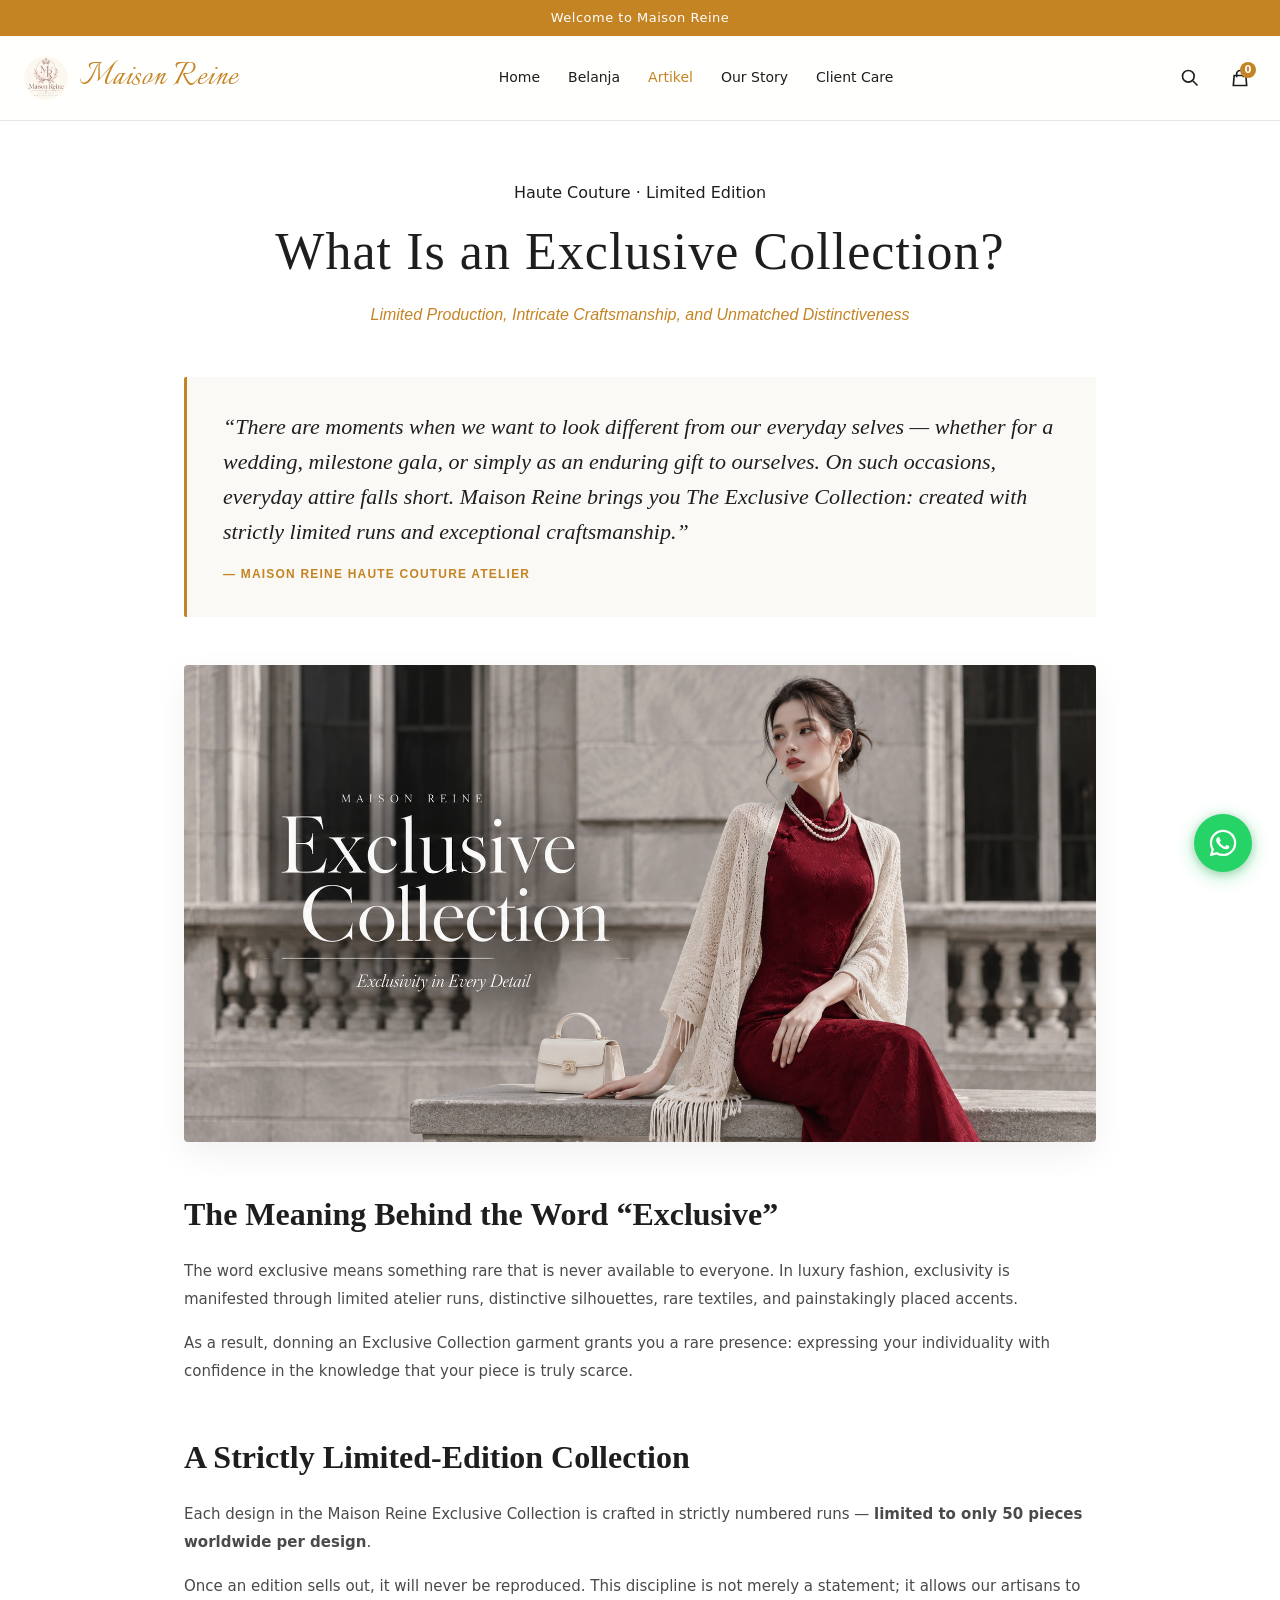
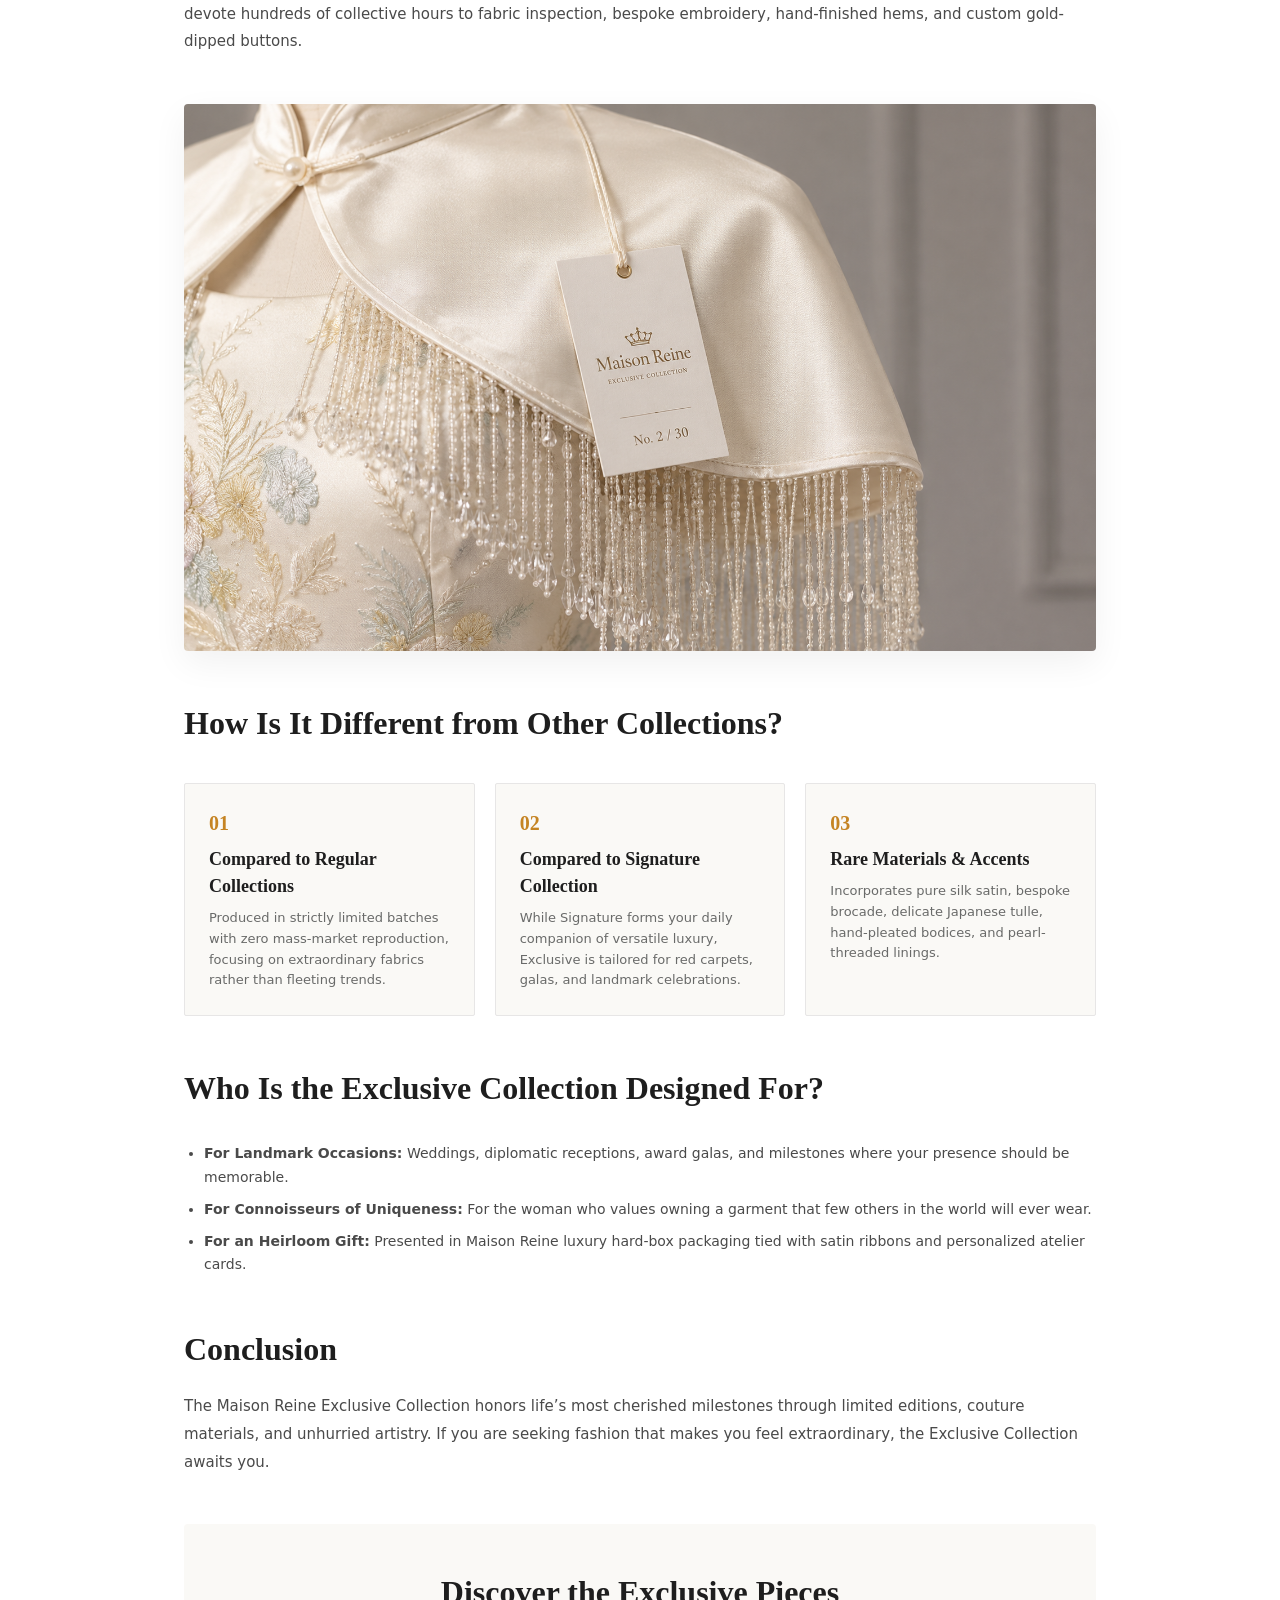
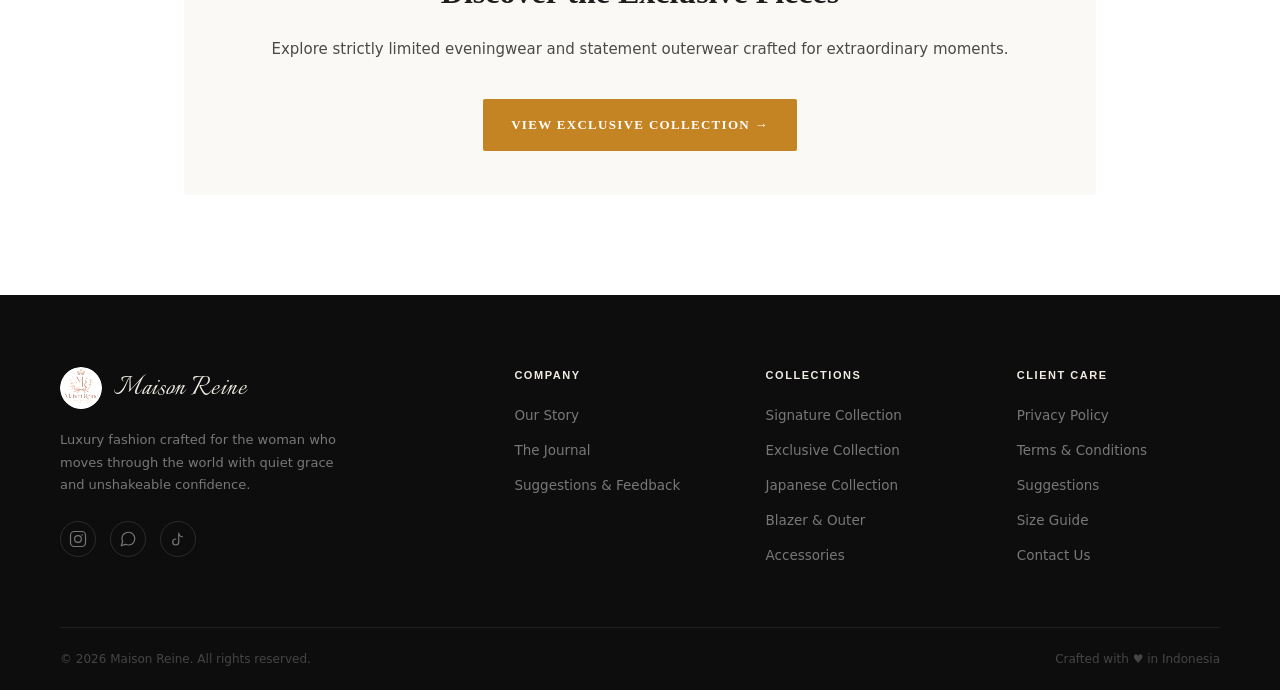
<file: what-is-an-exclusive-collection.html>
<!DOCTYPE html>
<html lang="id">
<head>
  <meta charset="UTF-8" />
  <meta name="viewport" content="width=device-width, initial-scale=1.0" />
  <title>What Is an Exclusive Collection? — Maison Reine</title>

  <link rel="icon" type="image/png" href="assets/images/logo-clean.png" />

  <link rel="preconnect" href="https://fonts.googleapis.com">
  <link rel="preconnect" href="https://fonts.gstatic.com" crossorigin>
  <link href="https://fonts.googleapis.com/css2?family=Italianno&display=swap" rel="stylesheet">

  <link rel="stylesheet" href="assets/css/pure.css" />
</head>
<body>

  <div class="top-announcement">
    Welcome to Maison Reine
  </div>

  <header class="site-header">
    <div class="header-container">

      <a href="index.html" class="brand-wrapper">
        <img src="assets/images/logo-clean.png" alt="Maison Reine" class="brand-logo" />
        <span class="brand-title">Maison Reine</span>
      </a>

      <nav class="desktop-nav">
        <a href="index.html" class="nav-link">Home</a>
        <a href="belanja.html" class="nav-link">Belanja</a>
        <a href="journal.html" class="nav-link active">Artikel</a>
        <a href="our-story.html" class="nav-link">Our Story</a>
        <a href="client-care.html" class="nav-link">Client Care</a>
      </nav>

      <div class="header-actions">
        <div class="search-box">
          <input type="text" class="search-input" id="pure-search-input" placeholder="Search curated piece..." />
          <button class="icon-btn" id="pure-search-btn" aria-label="Search">
            <svg width="20" height="20" fill="none" stroke="currentColor" stroke-width="2" viewBox="0 0 24 24"><path d="M21 21l-6-6m2-5a7 7 0 11-14 0 7 7 0 0114 0z"/></svg>
          </button>
        </div>

        <a href="keranjang.html" class="icon-btn" aria-label="Cart">
          <svg width="20" height="20" fill="none" stroke="currentColor" stroke-width="2" viewBox="0 0 24 24"><path d="M16 11V7a4 4 0 00-8 0v4M5 9h14l1 12H4L5 9z"/></svg>
          <span class="cart-badge" id="cart-counter">0</span>
        </a>
      </div>

    </div>
  </header>

  <main class="page-container">
    <div class="story-hero-section">
      <span class="section-eyebrow">Haute Couture &middot; Limited Edition</span>
      <h1 class="story-page-title">What Is an Exclusive Collection?</h1>
      <p class="story-page-subtitle">Limited Production, Intricate Craftsmanship, and Unmatched Distinctiveness</p>
    </div>

    <div class="story-content-wrap">

      <div class="story-lead-quote">
        <p>
          &ldquo;There are moments when we want to look different from our everyday selves &mdash; whether for a wedding, milestone gala, or simply as an enduring gift to ourselves. On such occasions, everyday attire falls short. Maison Reine brings you The Exclusive Collection: created with strictly limited runs and exceptional craftsmanship.&rdquo;
        </p>
        <span class="quote-author">&mdash; Maison Reine Haute Couture Atelier</span>
      </div>

      <div class="story-image-showcase">
        <img src="assets/images/journal-4.png" alt="Maison Reine Exclusive Collection Editorial" class="story-banner-img" />
      </div>

      <div class="story-text-block">
        <h2 class="story-heading">The Meaning Behind the Word &ldquo;Exclusive&rdquo;</h2>
        <p>
          The word exclusive means something rare that is never available to everyone. In luxury fashion, exclusivity is manifested through limited atelier runs, distinctive silhouettes, rare textiles, and painstakingly placed accents.
        </p>
        <p>
          As a result, donning an Exclusive Collection garment grants you a rare presence: expressing your individuality with confidence in the knowledge that your piece is truly scarce.
        </p>
      </div>

      <div class="story-text-block">
        <h2 class="story-heading">A Strictly Limited-Edition Collection</h2>
        <p>
          Each design in the Maison Reine Exclusive Collection is crafted in strictly numbered runs &mdash; <strong>limited to only 50 pieces worldwide per design</strong>.
        </p>
        <p>
          Once an edition sells out, it will never be reproduced. This discipline is not merely a statement; it allows our artisans to devote hundreds of collective hours to fabric inspection, bespoke embroidery, hand-finished hems, and custom gold-dipped buttons.
        </p>
      </div>

      <div class="story-image-showcase">
        <img src="assets/images/Ivory Embroidered Capelet with Luxury Tag.png" alt="Ivory Embroidered Capelet Atelier Craftsmanship" class="story-banner-img" />
      </div>

      <div class="story-text-block">
        <h2 class="story-heading">How Is It Different from Other Collections?</h2>
        <div class="story-pillars-grid">
          <div class="story-pillar-card">
            <span class="pillar-number">01</span>
            <h3 class="pillar-title">Compared to Regular Collections</h3>
            <p class="pillar-desc">Produced in strictly limited batches with zero mass-market reproduction, focusing on extraordinary fabrics rather than fleeting trends.</p>
          </div>
          <div class="story-pillar-card">
            <span class="pillar-number">02</span>
            <h3 class="pillar-title">Compared to Signature Collection</h3>
            <p class="pillar-desc">While Signature forms your daily companion of versatile luxury, Exclusive is tailored for red carpets, galas, and landmark celebrations.</p>
          </div>
          <div class="story-pillar-card">
            <span class="pillar-number">03</span>
            <h3 class="pillar-title">Rare Materials &amp; Accents</h3>
            <p class="pillar-desc">Incorporates pure silk satin, bespoke brocade, delicate Japanese tulle, hand-pleated bodices, and pearl-threaded linings.</p>
          </div>
        </div>
      </div>

      <div class="story-text-block">
        <h2 class="story-heading">Who Is the Exclusive Collection Designed For?</h2>
        <ul class="policy-list" style="margin-top: 10px;">
          <li><strong>For Landmark Occasions:</strong> Weddings, diplomatic receptions, award galas, and milestones where your presence should be memorable.</li>
          <li><strong>For Connoisseurs of Uniqueness:</strong> For the woman who values owning a garment that few others in the world will ever wear.</li>
          <li><strong>For an Heirloom Gift:</strong> Presented in Maison Reine luxury hard-box packaging tied with satin ribbons and personalized atelier cards.</li>
        </ul>
      </div>

      <div class="story-text-block">
        <h2 class="story-heading">Conclusion</h2>
        <p>
          The Maison Reine Exclusive Collection honors life&rsquo;s most cherished milestones through limited editions, couture materials, and unhurried artistry. If you are seeking fashion that makes you feel extraordinary, the Exclusive Collection awaits you.
        </p>
      </div>

      <div class="story-conclusion">
        <h2 class="story-heading" style="text-align: center;">Discover the Exclusive Pieces</h2>
        <p>
          Explore strictly limited eveningwear and statement outerwear crafted for extraordinary moments.
        </p>
        <p class="story-motto">
          <a href="belanja.html?collection=exclusive" class="form-submit-btn" style="display:inline-block; text-decoration:none; margin-top:12px;">View Exclusive Collection &rarr;</a>
        </p>
      </div>

    </div>
  </main>

  <footer class="site-footer" id="footer">
    <div class="footer-inner">
      <div class="footer-top">

        <div class="footer-col footer-col--brand">
          <div class="footer-logo-wrap">
            <img src="assets/images/logo-clean.png" alt="Maison Reine" class="footer-logo" />
            <span class="footer-brand-name">Maison Reine</span>
          </div>
          <p class="footer-tagline">Luxury fashion crafted for the woman who moves through the world with quiet grace and unshakeable confidence.</p>
          <div class="footer-socials">
            <a href="#" aria-label="Instagram" class="footer-social-link">
              <svg width="18" height="18" fill="none" stroke="currentColor" stroke-width="1.6" viewBox="0 0 24 24"><rect x="2" y="2" width="20" height="20" rx="5"/><circle cx="12" cy="12" r="4.5"/><circle cx="17.5" cy="6.5" r="1" fill="currentColor" stroke="none"/></svg>
            </a>
            <a href="https://wa.me/62882007282358" target="_blank" rel="noopener noreferrer" aria-label="WhatsApp" class="footer-social-link">
              <svg width="18" height="18" fill="none" stroke="currentColor" stroke-width="1.6" viewBox="0 0 24 24"><path stroke-linecap="round" stroke-linejoin="round" d="M21 11.5a8.38 8.38 0 01-.9 3.8 8.5 8.5 0 01-7.6 4.7 8.38 8.38 0 01-3.8-.9L3 21l1.9-5.7a8.38 8.38 0 01-.9-3.8 8.5 8.5 0 014.7-7.6 8.38 8.38 0 013.8-.9h.5a8.48 8.48 0 018 8v.5z"/></svg>
            </a>
            <a href="#" aria-label="TikTok" class="footer-social-link">
              <svg width="18" height="18" fill="none" stroke="currentColor" stroke-width="1.6" viewBox="0 0 24 24"><path stroke-linecap="round" stroke-linejoin="round" d="M9 12a4 4 0 104 4V4a5 5 0 005 5"/></svg>
            </a>
          </div>
        </div>

        <div class="footer-col">
          <h5 class="footer-col-title">Company</h5>
          <ul class="footer-links">
            <li><a href="our-story.html">Our Story</a></li>
            <li><a href="journal.html">The Journal</a></li>
            <li><a href="feedback.html">Suggestions &amp; Feedback</a></li>
          </ul>
        </div>

        <div class="footer-col">
          <h5 class="footer-col-title">Collections</h5>
          <ul class="footer-links">
            <li><a href="belanja.html?collection=signature">Signature Collection</a></li>
            <li><a href="belanja.html?collection=exclusive">Exclusive Collection</a></li>
            <li><a href="belanja.html?collection=japanese">Japanese Collection</a></li>
            <li><a href="index.html#category-discover">Blazer &amp; Outer</a></li>
            <li><a href="index.html#category-discover">Accessories</a></li>
          </ul>
        </div>

        <div class="footer-col">
          <h5 class="footer-col-title">Client Care</h5>
          <ul class="footer-links">
            <li><a href="privacy-policy.html">Privacy Policy</a></li>
            <li><a href="client-care.html">Terms &amp; Conditions</a></li>
            <li><a href="feedback.html">Suggestions</a></li>
            <li><a href="#">Size Guide</a></li>
            <li><a href="#">Contact Us</a></li>
          </ul>
        </div>

      </div>

      <div class="footer-bottom">
        <p class="footer-copy">&copy; 2026 Maison Reine. All rights reserved.</p>
        <p class="footer-copy footer-copy--right">Crafted with &hearts; in Indonesia</p>
      </div>
    </div>
  </footer>

  <script>
    // Keranjang dikosongkan saat halaman di-refresh (tetap tersimpan saat pindah halaman biasa)
    try { if (performance.getEntriesByType('navigation')[0].type === 'reload') localStorage.removeItem('maison_reine_cart'); } catch (e) {}
    let cart = JSON.parse(localStorage.getItem('maison_reine_cart') || '[]');
    const cartBadge = document.getElementById('cart-counter');
    function updateCartUI() {
      if (cartBadge) {
        cartBadge.textContent = cart.length;
      }
    }
    updateCartUI();

    document.addEventListener('DOMContentLoaded', () => {
      const sBtn = document.getElementById('pure-search-btn');
      const sInput = document.getElementById('pure-search-input');
      if (sBtn && sInput) {
        sBtn.addEventListener('click', (e) => {
          e.preventDefault();
          e.stopPropagation();
          sInput.classList.toggle('active');
          if (sInput.classList.contains('active')) {
            sInput.focus();
          }
        });
        document.addEventListener('click', (e) => {
          if (!sBtn.contains(e.target) && !sInput.contains(e.target)) {
            sInput.classList.remove('active');
          }
        });
        sInput.addEventListener('keydown', (e) => {
          if (e.key === 'Enter') {
            e.preventDefault();
            const query = sInput.value.trim().toLowerCase();
            if (query) {
              window.location.href = 'index.html#category-discover';
            }
          }
        });
      }
    });
  </script>

  <!-- Floating WhatsApp Button -->
  <a href="https://wa.me/62882007282358" class="floating-whatsapp" target="_blank" rel="noopener noreferrer" aria-label="Chat WhatsApp +62882007282358">
    <span class="floating-whatsapp-tooltip">Chat with us</span>
    <svg viewBox="0 0 24 24" aria-hidden="true">
      <path fill-rule="evenodd" clip-rule="evenodd" d="M12.04 2C6.58 2 2.13 6.45 2.13 11.91C2.13 13.66 2.59 15.36 3.45 16.86L2.05 22L7.3 20.62C8.75 21.41 10.38 21.83 12.04 21.83C17.5 21.83 21.95 17.38 21.95 11.92C21.95 9.27 20.92 6.78 19.05 4.91C17.18 3.03 14.69 2 12.04 2ZM12.04 20.06C10.55 20.06 9.1 19.66 7.84 18.91L7.54 18.73L4.42 19.55L5.25 16.51L5.05 16.2C4.24 14.91 3.82 13.43 3.82 11.91C3.82 7.38 7.51 3.69 12.04 3.69C14.24 3.69 16.31 4.55 17.86 6.1C19.42 7.66 20.27 9.72 20.27 11.92C20.28 16.45 16.58 20.06 12.04 20.06ZM16.6 14.34C16.35 14.22 15.15 13.63 14.93 13.55C14.71 13.47 14.54 13.43 14.38 13.67C14.22 13.91 13.75 14.46 13.61 14.62C13.47 14.78 13.33 14.8 13.09 14.68C12.85 14.56 11.83 14.2 10.9 13.37C10.18 12.73 9.69 11.93 9.55 11.69C9.41 11.45 9.54 11.32 9.66 11.2C9.77 11.09 9.9 10.92 10.02 10.78C10.14 10.64 10.18 10.54 10.26 10.38C10.34 10.22 10.3 10.08 10.24 9.96C10.18 9.84 9.63 8.51 9.42 8.02C9.22 7.54 9.01 7.61 8.86 7.6H8.38C8.22 7.6 7.96 7.66 7.74 7.9C7.52 8.14 6.89 8.73 6.89 9.92C6.89 11.11 7.76 12.26 7.88 12.42C8 12.58 9.59 15.03 12.02 16.08C12.6 16.33 13.05 16.48 13.4 16.59C13.98 16.77 14.51 16.75 14.93 16.69C15.4 16.62 16.37 16.1 16.57 15.53C16.77 14.96 16.77 14.47 16.71 14.37C16.65 14.27 16.48 14.21 16.6 14.34Z"/>
    </svg>
  </a>
</body>
</html>
</file>
<file: assets/css/pure.css>
@font-face {
  font-family: 'Italianno';
  font-style: normal;
  font-weight: 400;
  font-display: swap;
  src: url('../fonts/Italianno-Regular.ttf') format('truetype');
}

:root {
  --color-gold: #c58423;
  --color-gold-hover: #b0731b;
  --color-gold-light: #d6b98c;
  --color-gold-text: #d9973a;
  --color-dark: #1e1e1e;
  --color-cream: #faf9f6;
  --color-border: #e7e6e6;
  --color-muted: #696a69;
}

* {
  box-sizing: border-box;
  margin: 0;
  padding: 0;
}

body {
  font-family: 'Plus Jakarta Sans', system-ui, -apple-system, sans-serif;
  color: var(--color-dark);
  background-color: #ffffff;
  line-height: 1.5;
  overflow-x: hidden;
}

/* TOP ANNOUNCEMENT BAR */
.top-announcement {
  background-color: var(--color-gold);
  color: #ffffff;
  padding: 8px 16px;
  text-align: center;
  font-size: 13px;
  font-weight: 500;
  letter-spacing: 0.5px;
}

/* HEADER & NAVBAR */
.site-header {
  border-bottom: 1px solid var(--color-border);
  background-color: rgba(255, 255, 254, 0.98);
  position: sticky;
  top: 0;
  z-index: 50;
  backdrop-filter: blur(8px);
}

.header-container {
  max-width: 1280px;
  margin: 0 auto;
  padding: 0 24px;
  height: 84px;
  display: flex;
  align-items: center;
  justify-content: space-between;
}

.brand-wrapper {
  display: flex;
  align-items: center;
  gap: 12px;
  text-decoration: none;
}

.brand-logo {
  width: 44px;
  height: 44px;
  border-radius: 50%;
  object-fit: cover;
  transition: transform 0.3s ease;
}

.brand-wrapper:hover .brand-logo {
  transform: scale(1.08);
}

.brand-title {
  font-family: 'Italianno', cursive, serif;
  font-size: 38px;
  font-weight: 400;
  color: var(--color-gold);
  line-height: 1;
  letter-spacing: 0.02em;
}

/* NAV LINKS */
.desktop-nav {
  display: flex;
  align-items: center;
  gap: 28px;
  font-size: 14px;
  font-weight: 500;
}

.nav-link {
  color: var(--color-dark);
  text-decoration: none;
  display: flex;
  align-items: center;
  gap: 6px;
  padding: 8px 0;
  transition: color 0.2s ease;
}

.nav-link:hover, .nav-link.active {
  color: var(--color-gold);
}

.nav-dropdown {
  position: relative;
}

.dropdown-menu {
  position: absolute;
  top: 100%;
  left: 0;
  min-width: 240px;
  background: #ffffff;
  border: 1px solid var(--color-border);
  box-shadow: 0 10px 25px rgba(0,0,0,0.08);
  padding: 8px 0;
  opacity: 0;
  visibility: hidden;
  transform: translateY(10px);
  transition: all 0.25s cubic-bezier(0.16, 1, 0.3, 1);
  z-index: 60;
  border-radius: 4px;
}

.dropdown-menu.right-aligned {
  left: auto;
  right: 0;
}

.nav-dropdown:hover .dropdown-menu {
  opacity: 1;
  visibility: visible;
  transform: translateY(0);
}

.dropdown-item {
  display: block;
  padding: 8px 18px;
  font-size: 13px;
  color: var(--color-dark);
  text-decoration: none;
  transition: all 0.15s ease;
}

.dropdown-item.sub-desc {
  font-size: 11px;
  color: var(--color-muted);
}

.dropdown-item:hover {
  background-color: var(--color-cream);
  color: var(--color-gold);
}

/* HEADER ACTIONS */
.header-actions {
  display: flex;
  align-items: center;
  gap: 16px;
}

.search-box, .search-form {
  position: relative;
  display: flex;
  align-items: center;
}

.search-input, .search-input-field {
  width: 0;
  opacity: 0;
  pointer-events: none;
  border: 1px solid var(--color-border);
  border-radius: 9999px;
  padding: 8px 14px;
  padding-right: 38px;
  font-size: 13px;
  font-family: inherit;
  transition: width 0.3s cubic-bezier(0.4, 0, 0.2, 1), opacity 0.25s ease, border-color 0.2s ease;
  background-color: var(--color-cream);
  color: var(--color-dark);
}

.search-input.active, .search-input-field.active {
  width: 220px;
  opacity: 1;
  pointer-events: auto;
  border-color: var(--color-gold);
}

.search-input:focus, .search-input-field:focus {
  outline: none;
  border-color: var(--color-gold);
  background-color: #ffffff;
}

.icon-btn {
  background: none;
  border: none;
  cursor: pointer;
  padding: 6px;
  color: var(--color-dark);
  display: flex;
  align-items: center;
  justify-content: center;
  transition: color 0.2s ease, transform 0.2s ease;
  position: relative;
  border-radius: 50%;
}

.icon-btn:hover {
  color: var(--color-gold);
}

.search-box .icon-btn, .search-form .icon-btn {
  position: absolute;
  right: 2px;
  z-index: 2;
}

.cart-badge {
  position: absolute;
  top: 0;
  right: 0;
  background-color: var(--color-gold);
  color: #ffffff;
  font-size: 10px;
  font-weight: 700;
  width: 16px;
  height: 16px;
  border-radius: 50%;
  display: flex;
  align-items: center;
  justify-content: center;
}

/* ============================================================ */
/* TRUE HORIZONTAL SLIDER WITH HOVER ZOOM                       */
/* ============================================================ */
.hero-slider-section {
  position: relative;
  width: 100%;
  height: 600px;
  overflow: hidden;
  background-color: #111111;
  cursor: default;
}

.hero-slider-track {
  display: flex;
  width: 100%;
  height: 100%;
  transition: transform 0.8s cubic-bezier(0.25, 1, 0.5, 1);
  will-change: transform;
}

.hero-slide-item {
  position: relative;
  flex: 0 0 100%;
  width: 100%;
  height: 100%;
  overflow: hidden;
  display: flex;
  align-items: center;
}

.hero-bg-img {
  position: absolute;
  top: 0;
  left: 0;
  width: 100%;
  height: 100%;
  object-fit: cover;
  object-position: center;
  transform: scale(1);
  transition: transform 1.2s cubic-bezier(0.25, 1, 0.5, 1);
  z-index: 1;
}

.hero-slider-section:hover .hero-slide-item .hero-bg-img {
  transform: scale(1.06);
}

.hero-overlay-dark-left {
  position: absolute;
  top: 0;
  left: 0;
  width: 100%;
  height: 100%;
  background: linear-gradient(to right, rgba(0,0,0,0.85) 0%, rgba(0,0,0,0.4) 50%, rgba(0,0,0,0.1) 100%);
  z-index: 2;
  pointer-events: none;
}

.hero-overlay-dark-right {
  position: absolute;
  top: 0;
  left: 0;
  width: 100%;
  height: 100%;
  background: linear-gradient(to left, rgba(0,0,0,0.85) 0%, rgba(0,0,0,0.35) 50%, rgba(0,0,0,0.05) 100%);
  z-index: 2;
  pointer-events: none;
}

.hero-content-wrapper {
  position: relative;
  z-index: 10;
  max-width: 1280px;
  width: 100%;
  margin: 0 auto;
  padding: 0 32px;
  display: flex;
  align-items: center;
}

.hero-content-wrapper.align-left {
  justify-content: flex-start;
}

.hero-content-wrapper.align-right {
  justify-content: flex-end;
}

.hero-textbox {
  max-width: 580px;
  color: #ffffff;
}

.hero-textbox.text-right {
  text-align: right;
}

.hero-textbox.text-left {
  text-align: left;
}

.hero-tag {
  display: inline-block;
  font-size: 13px;
  font-weight: 600;
  letter-spacing: 3px;
  color: var(--color-gold);
  text-transform: uppercase;
  margin-bottom: 12px;
}

.hero-heading {
  font-family: 'Cormorant Garamond', Georgia, serif;
  font-size: 58px;
  font-style: italic;
  font-weight: 500;
  line-height: 1.15;
  margin-bottom: 16px;
  text-shadow: 0 2px 10px rgba(0,0,0,0.5);
}

.hero-subtext {
  font-size: 18px;
  font-style: italic;
  font-weight: 300;
  color: #e5e5e5;
  margin-bottom: 28px;
  text-shadow: 0 1px 6px rgba(0,0,0,0.4);
}

.hero-btn {
  display: inline-block;
  background-color: var(--color-gold);
  color: #ffffff;
  padding: 14px 32px;
  border-radius: 10px;
  font-size: 13px;
  font-weight: 600;
  letter-spacing: 2px;
  text-transform: uppercase;
  text-decoration: none;
  box-shadow: 0 6px 18px rgba(0,0,0,0.3);
  transition: all 0.3s ease;
}

.hero-btn:hover {
  background-color: var(--color-gold-hover);
  transform: translateY(-3px) scale(1.02);
  box-shadow: 0 10px 25px rgba(0,0,0,0.45);
}

.carousel-arrow {
  position: absolute;
  top: 50%;
  transform: translateY(-50%);
  z-index: 20;
  width: 48px;
  height: 48px;
  border-radius: 50%;
  background: rgba(0,0,0,0.35);
  border: 1px solid rgba(255,255,255,0.25);
  color: #ffffff;
  display: flex;
  align-items: center;
  justify-content: center;
  cursor: pointer;
  transition: all 0.3s ease;
}

.carousel-arrow:hover {
  background: rgba(0,0,0,0.75);
  transform: translateY(-50%) scale(1.12);
}

.carousel-arrow.prev {
  left: 24px;
}

.carousel-arrow.next {
  right: 24px;
}

.carousel-dots-container {
  position: absolute;
  bottom: 28px;
  left: 50%;
  transform: translateX(-50%);
  z-index: 20;
  display: flex;
  align-items: center;
  gap: 10px;
}

.slider-dot {
  width: 10px;
  height: 10px;
  border-radius: 50%;
  background: rgba(255, 255, 255, 0.45);
  cursor: pointer;
  transition: all 0.4s ease;
}

.slider-dot.active {
  background: var(--color-gold);
  width: 32px;
  border-radius: 9999px;
}

/* ============================================================ */
/* 4. CATEGORY SHOWCASE (QUICK DISCOVER) SECTION                */
/* ============================================================ */
.category-section {
  max-width: 1280px;
  margin: 0 auto;
  padding: 64px 24px 60px 24px;
}

.category-grid {
  display: grid;
  grid-template-columns: 1fr 1fr;
  gap: 24px;
}

.category-card-large {
  position: relative;
  min-height: 760px;
  border-radius: 24px;
  overflow: hidden;
  display: flex;
  flex-direction: column;
  justify-content: flex-end;
  padding: 44px;
  box-shadow: 0 10px 30px rgba(0,0,0,0.06);
}

.category-column-stacked {
  display: flex;
  flex-direction: column;
  gap: 24px;
}

.category-card-small {
  position: relative;
  min-height: 368px;
  border-radius: 24px;
  overflow: hidden;
  display: flex;
  flex-direction: column;
  justify-content: flex-end;
  padding: 36px 40px;
  box-shadow: 0 10px 30px rgba(0,0,0,0.06);
}

.category-bg-img {
  position: absolute;
  top: 0;
  left: 0;
  width: 100%;
  height: 100%;
  object-fit: cover;
  object-position: center;
  transform: scale(1);
  transition: transform 0.8s cubic-bezier(0.25, 1, 0.5, 1);
  z-index: 1;
}

.category-card-large:hover .category-bg-img,
.category-card-small:hover .category-bg-img {
  transform: scale(1.08);
}

.category-overlay {
  position: absolute;
  inset: 0;
  background: linear-gradient(180deg, rgba(0,0,0,0) 30%, rgba(10, 8, 15, 0.85) 100%);
  z-index: 2;
  transition: background 0.4s ease;
}

.category-card-large:hover .category-overlay,
.category-card-small:hover .category-overlay {
  background: linear-gradient(180deg, rgba(0,0,0,0.1) 20%, rgba(10, 8, 15, 0.92) 100%);
}

.category-content {
  position: relative;
  z-index: 10;
  color: #ffffff;
  max-width: 520px;
}

.category-title {
  font-family: 'Cormorant Garamond', Georgia, serif;
  font-size: 38px;
  font-weight: 500;
  color: var(--color-gold-light);
  margin-bottom: 12px;
  line-height: 1.2;
}

.category-desc {
  font-size: 14px;
  color: #e5e5e5;
  line-height: 1.6;
  margin-bottom: 22px;
  font-weight: 300;
}

.category-btn {
  display: inline-block;
  background-color: var(--color-gold);
  color: #ffffff;
  padding: 10px 24px;
  border-radius: 12px;
  font-size: 12px;
  font-weight: 600;
  letter-spacing: 2px;
  text-transform: uppercase;
  text-decoration: none;
  transition: all 0.3s ease;
}

.category-btn:hover {
  background-color: var(--color-gold-hover);
  transform: translateY(-2px);
  box-shadow: 0 6px 16px rgba(0,0,0,0.3);
}

/* ============================================================ */
/* 5. CURATED COLLECTIONS & PRODUCT SHOWCASE                    */
/* ============================================================ */
.collections-container {
  max-width: 1280px;
  margin: 0 auto;
  padding: 40px 24px 80px 24px;
}

.collection-block {
  margin-bottom: 70px;
}

.collection-header {
  text-align: center;
  margin-bottom: 36px;
}

.collection-title {
  font-family: 'Cormorant Garamond', Georgia, serif;
  font-size: 36px;
  font-weight: 500;
  color: var(--color-gold-text);
  margin-bottom: 8px;
}

.collection-subtitle {
  font-size: 14px;
  color: var(--color-muted);
  letter-spacing: 2px;
  text-transform: uppercase;
}

.products-grid {
  display: grid;
  grid-template-columns: repeat(4, 1fr);
  gap: 24px;
}

.product-card {
  display: flex;
  flex-direction: column;
  transition: transform 0.3s ease;
}

.product-image-box {
  position: relative;
  width: 100%;
  height: 420px;
  border-radius: 12px;
  overflow: hidden;
  background-color: #f7f6f4;
  margin-bottom: 16px;
  box-shadow: 0 4px 15px rgba(0,0,0,0.04);
}

.product-img {
  display: block;
  width: 100%;
  height: 100%;
  object-fit: cover;
  object-position: top center;
  transition: transform 0.6s cubic-bezier(0.25, 1, 0.5, 1);
}

.product-card:hover .product-img {
  transform: scale(1.06);
}

.add-to-cart-overlay {
  position: absolute;
  bottom: 0;
  left: 0;
  width: 100%;
  padding: 16px;
  background: linear-gradient(180deg, transparent 0%, rgba(0,0,0,0.7) 100%);
  display: flex;
  justify-content: center;
  opacity: 0;
  transform: translateY(10px);
  transition: all 0.3s ease;
}

.product-card:hover .add-to-cart-overlay {
  opacity: 1;
  transform: translateY(0);
}

.btn-add-cart {
  background-color: #ffffff;
  color: var(--color-dark);
  border: none;
  border-radius: 8px;
  padding: 10px 20px;
  font-size: 12px;
  font-weight: 600;
  letter-spacing: 1px;
  text-transform: uppercase;
  cursor: pointer;
  box-shadow: 0 4px 12px rgba(0,0,0,0.2);
  transition: all 0.2s ease;
  width: 100%;
}

.btn-add-cart:hover {
  background-color: var(--color-gold);
  color: #ffffff;
}

.product-meta {
  display: flex;
  flex-direction: column;
  gap: 4px;
}

.product-rating {
  display: flex;
  align-items: center;
  gap: 2px;
  margin-bottom: 4px;
}

.star-icon {
  color: #f59e0b;
  font-size: 13px;
}

.product-name {
  font-size: 16px;
  font-weight: 600;
  color: var(--color-gold-text);
  text-decoration: none;
  transition: color 0.2s ease;
}

.product-name:hover {
  color: var(--color-gold-hover);
}

.product-price {
  font-size: 15px;
  font-weight: 500;
  color: var(--color-dark);
}

.collection-footer {
  text-align: center;
  margin-top: 36px;
}

.btn-explore-collection {
  display: inline-block;
  border: 1px solid var(--color-gold);
  color: var(--color-gold);
  padding: 12px 32px;
  border-radius: 12px;
  font-size: 13px;
  font-weight: 600;
  letter-spacing: 1.5px;
  text-transform: uppercase;
  text-decoration: none;
  transition: all 0.3s ease;
}

.btn-explore-collection:hover {
  background-color: var(--color-gold);
  color: #ffffff;
  box-shadow: 0 6px 18px rgba(197, 132, 35, 0.25);
}

/* ============================================================ */
/* 6. CUSTOMER TESTIMONIALS & VALUE BADGES                      */
/* ============================================================ */
.testimonials-section {
  max-width: 1280px;
  margin: 0 auto;
  padding: 40px 24px 80px 24px;
}

.section-header-gold {
  text-align: center;
  margin-bottom: 48px;
}

.section-header-gold h2 {
  font-family: 'Cormorant Garamond', Georgia, serif;
  font-size: 38px;
  font-weight: 400;
  color: var(--color-gold-text);
}

.testimonials-grid {
  display: grid;
  grid-template-columns: repeat(4, 1fr);
  gap: 24px;
  margin-bottom: 70px;
}

.testimonial-card {
  background-color: #ffffff;
  border: 1px solid var(--color-border);
  border-radius: 16px;
  padding: 28px 24px;
  display: flex;
  flex-direction: column;
  justify-content: space-between;
  box-shadow: 0 4px 15px rgba(0,0,0,0.03);
  transition: transform 0.3s ease, box-shadow 0.3s ease;
}

.testimonial-card:hover {
  transform: translateY(-4px);
  box-shadow: 0 10px 25px rgba(0,0,0,0.07);
}

.testimonial-stars {
  color: #f59e0b;
  font-size: 14px;
  margin-bottom: 16px;
  letter-spacing: 2px;
}

.testimonial-quote {
  font-size: 14px;
  line-height: 1.7;
  color: #333333;
  margin-bottom: 28px;
  font-weight: 400;
}

.testimonial-author {
  display: flex;
  align-items: center;
  gap: 14px;
  margin-top: auto;
}

.author-avatar {
  width: 52px;
  height: 52px;
  border-radius: 50%;
  object-fit: cover;
  border: 1px solid var(--color-border);
}

.author-info h5 {
  font-size: 15px;
  font-weight: 600;
  color: var(--color-gold-text);
  margin-bottom: 2px;
}

.author-info p {
  font-size: 12px;
  color: var(--color-muted);
  font-weight: 300;
}

/* VALUE PROPOSITION BADGES (3 PILAR LAYANAN) */
.value-badges-section {
  background: #ffffff;
  padding: 80px 60px;
}

.value-badges-wrapper {
  display: grid;
  grid-template-columns: repeat(3, 1fr);
  gap: 48px;
  max-width: 900px;
  margin: 0 auto;
}

.value-badge-item {
  text-align: center;
  display: flex;
  flex-direction: column;
  align-items: center;
  gap: 0;
}

.badge-icon {
  display: block;
  margin-bottom: 20px;
  color: var(--color-gold);
  transition: transform 0.3s ease;
}

.value-badge-item:hover .badge-icon {
  transform: translateY(-4px);
}

.badge-title {
  font-family: 'Plus Jakarta Sans', sans-serif;
  font-size: 15px;
  font-weight: 700;
  color: var(--color-dark);
  margin-bottom: 10px;
  letter-spacing: 0.01em;
}

.badge-desc {
  font-size: 13px;
  color: #888;
  font-style: italic;
  line-height: 1.65;
  max-width: 260px;
}

/* ============================================================ */
/* 7. THE MAISON JOURNAL                                        */
/* ============================================================ */
.journal-section {
  background: #ffffff;
  padding: 60px 40px 90px;
}

.journal-inner {
  max-width: 1200px;
  margin: 0 auto;
}

.journal-header {
  text-align: center;
  margin-bottom: 50px;
}

.journal-main-title {
  font-family: 'Cormorant Garamond', Georgia, serif;
  font-size: 34px;
  font-weight: 500;
  color: var(--color-gold);
  margin-bottom: 12px;
  letter-spacing: 0.02em;
}

.journal-subtitle {
  font-family: 'Plus Jakarta Sans', sans-serif;
  font-size: 14px;
  color: #555555;
  line-height: 1.6;
  max-width: 680px;
  margin: 0 auto;
}

.journal-grid {
  display: grid;
  grid-template-columns: repeat(3, 1fr);
  gap: 32px 28px;
}

.journal-card {
  background: transparent;
  display: flex;
  flex-direction: column;
}

.journal-card-link {
  display: flex;
  flex-direction: column;
  text-decoration: none;
  color: inherit;
  height: 100%;
}

.journal-img-wrap {
  width: 100%;
  aspect-ratio: 16 / 9;
  overflow: hidden;
  background-color: #f6f6f6;
  margin-bottom: 16px;
}

.journal-img {
  width: 100%;
  height: 100%;
  object-fit: cover;
  display: block;
  transition: transform 0.4s ease;
}

.journal-card:hover .journal-img {
  transform: scale(1.04);
}

.journal-body {
  padding: 0;
}

.journal-title {
  font-family: 'Plus Jakarta Sans', sans-serif;
  font-size: 14.5px;
  font-weight: 500;
  color: var(--color-gold);
  line-height: 1.5;
  transition: color 0.2s ease;
}

.journal-card:hover .journal-title {
  color: var(--color-gold-dark);
}

/* ============================================================ */
/* 8. FOOTER                                                    */
/* ============================================================ */
.site-footer {
  background-color: #0d0d0d;
  color: #a8a8a8;
  padding: 72px 60px 0;
}

.footer-inner {
  max-width: 1200px;
  margin: 0 auto;
}

.footer-top {
  display: grid;
  grid-template-columns: 2fr 1fr 1fr 1fr;
  gap: 48px;
  padding-bottom: 60px;
  border-bottom: 1px solid rgba(255,255,255,0.08);
}

.footer-logo-wrap {
  display: flex;
  align-items: center;
  gap: 12px;
  margin-bottom: 20px;
}

.footer-logo {
  width: 42px;
  height: 42px;
  object-fit: contain;
  border-radius: 50%;
  filter: brightness(1.1);
}

.footer-brand-name {
  font-family: 'Italianno', cursive, serif;
  font-size: 32px;
  font-weight: 400;
  color: #f0ece4;
  line-height: 1;
  letter-spacing: 0.02em;
}

.footer-tagline {
  font-size: 13px;
  line-height: 1.75;
  color: #787878;
  max-width: 300px;
  margin-bottom: 24px;
}

.footer-socials {
  display: flex;
  gap: 14px;
}

.footer-social-link {
  width: 36px;
  height: 36px;
  border: 1px solid rgba(255,255,255,0.12);
  border-radius: 50%;
  display: flex;
  align-items: center;
  justify-content: center;
  color: #787878;
  text-decoration: none;
  transition: border-color 0.25s, color 0.25s;
}

.footer-social-link:hover {
  border-color: var(--color-gold);
  color: var(--color-gold);
}

.footer-col-title {
  font-family: 'Plus Jakarta Sans', sans-serif;
  font-size: 11px;
  font-weight: 700;
  letter-spacing: 0.14em;
  text-transform: uppercase;
  color: #f0ece4;
  margin-bottom: 20px;
}

.footer-links {
  list-style: none;
  display: flex;
  flex-direction: column;
  gap: 11px;
}

.footer-links a {
  font-size: 13.5px;
  color: #787878;
  text-decoration: none;
  transition: color 0.2s ease;
}

.footer-links a:hover {
  color: var(--color-gold);
}

.footer-bottom {
  display: flex;
  justify-content: space-between;
  align-items: center;
  padding: 22px 0;
}

.footer-copy {
  font-size: 12px;
  color: #454545;
}

/* ============================================================ */
/* 9. INNER PAGES (OUR STORY, JOURNAL, CLIENT CARE)             */
/* ============================================================ */
.page-container {
  max-width: 960px;
  margin: 0 auto;
  padding: 60px 24px 100px;
}

.story-hero-section {
  text-align: center;
  margin-bottom: 50px;
}

.story-page-title {
  font-family: 'Cormorant Garamond', Georgia, serif;
  font-size: 52px;
  font-weight: 500;
  color: var(--color-dark);
  margin: 8px 0 12px;
  letter-spacing: 0.02em;
}

.story-page-subtitle {
  font-family: 'Plus Jakarta Sans', sans-serif;
  font-size: 16px;
  font-style: italic;
  color: var(--color-gold);
}

.story-content-wrap {
  display: flex;
  flex-direction: column;
  gap: 48px;
}

.story-lead-quote {
  background-color: var(--color-cream);
  border-left: 3px solid var(--color-gold);
  padding: 32px 36px;
  border-radius: 2px;
}

.story-lead-quote p {
  font-family: 'Cormorant Garamond', Georgia, serif;
  font-size: 22px;
  font-style: italic;
  line-height: 1.6;
  color: var(--color-dark);
  margin-bottom: 12px;
}

.quote-author {
  font-family: 'Plus Jakarta Sans', sans-serif;
  font-size: 12px;
  font-weight: 600;
  letter-spacing: 0.1em;
  text-transform: uppercase;
  color: var(--color-gold);
}

.story-image-showcase {
  width: 100%;
  border-radius: 4px;
  overflow: hidden;
  box-shadow: 0 12px 35px rgba(0,0,0,0.06);
}

.story-banner-img {
  width: 100%;
  height: auto;
  display: block;
}

.story-text-block {
  display: flex;
  flex-direction: column;
  gap: 16px;
}

.story-heading {
  font-family: 'Cormorant Garamond', Georgia, serif;
  font-size: 32px;
  font-weight: 600;
  color: var(--color-dark);
  margin-bottom: 4px;
}

.story-text-block p {
  font-size: 15px;
  line-height: 1.85;
  color: #4a4a4a;
}

.story-pillars-grid {
  display: grid;
  grid-template-columns: repeat(3, 1fr);
  gap: 20px;
  margin-top: 16px;
}

.story-pillar-card {
  background: var(--color-cream);
  padding: 24px;
  border: 1px solid var(--color-border);
  border-radius: 2px;
  display: flex;
  flex-direction: column;
  gap: 8px;
}

.pillar-number {
  font-family: 'Cormorant Garamond', Georgia, serif;
  font-size: 20px;
  font-weight: 600;
  color: var(--color-gold);
}

.pillar-title {
  font-family: 'Cormorant Garamond', Georgia, serif;
  font-size: 18px;
  font-weight: 600;
  color: var(--color-dark);
}

.pillar-desc {
  font-size: 13px !important;
  line-height: 1.6 !important;
  color: var(--color-muted) !important;
}

.promise-highlight {
  font-family: 'Cormorant Garamond', Georgia, serif;
  font-size: 26px !important;
  font-style: italic;
  font-weight: 600;
  color: var(--color-gold) !important;
}

.italic-emphasis {
  font-style: italic;
  font-weight: 500;
  color: var(--color-dark) !important;
}

.story-conclusion {
  text-align: center;
  background: var(--color-cream);
  padding: 44px 32px;
  border-radius: 4px;
  display: flex;
  flex-direction: column;
  gap: 16px;
}

.story-conclusion p {
  font-size: 15px;
  line-height: 1.8;
  color: #4a4a4a;
}

.story-motto {
  font-family: 'Cormorant Garamond', Georgia, serif;
  font-size: 20px !important;
  color: var(--color-dark) !important;
  margin-top: 8px;
}

.story-motto strong {
  display: block;
  font-size: 24px;
  color: var(--color-gold);
  margin-top: 6px;
}

.active-page {
  color: var(--color-gold) !important;
  font-weight: 600;
}

/* CLIENT CARE & CONTACT STYLES */
.care-channels-grid {
  display: grid;
  grid-template-columns: repeat(2, 1fr);
  gap: 24px;
}

.care-card {
  background: #ffffff;
  border: 1px solid var(--color-border);
  padding: 32px 24px;
  border-radius: 4px;
  text-align: center;
  display: flex;
  flex-direction: column;
  align-items: center;
  transition: transform 0.3s ease, border-color 0.3s ease, box-shadow 0.3s ease;
}

.care-card:hover {
  transform: translateY(-4px);
  border-color: var(--color-gold);
  box-shadow: 0 10px 30px rgba(0,0,0,0.06);
}

.care-icon-box {
  width: 56px;
  height: 56px;
  border-radius: 50%;
  background: var(--color-cream);
  color: var(--color-gold);
  display: flex;
  align-items: center;
  justify-content: center;
  margin-bottom: 18px;
}

.care-title {
  font-family: 'Cormorant Garamond', Georgia, serif;
  font-size: 22px;
  font-weight: 600;
  color: var(--color-dark);
  margin-bottom: 8px;
}

.care-desc {
  font-size: 13.5px;
  color: var(--color-muted);
  line-height: 1.6;
  margin-bottom: 16px;
  flex: 1;
}

.care-link {
  font-size: 13px;
  font-weight: 600;
  color: var(--color-gold);
  text-decoration: none;
  transition: color 0.2s ease;
}

.care-link:hover {
  color: var(--color-gold-hover);
  text-decoration: underline;
}

.care-contact-block {
  display: grid;
  grid-template-columns: 1.4fr 1fr;
  gap: 40px;
  align-items: start;
}

.form-intro {
  font-size: 14px;
  color: var(--color-muted);
  margin-bottom: 24px;
  line-height: 1.6;
}

.care-form {
  display: flex;
  flex-direction: column;
  gap: 18px;
}

.form-group {
  display: flex;
  flex-direction: column;
  gap: 6px;
}

.form-group label {
  font-size: 12px;
  font-weight: 600;
  letter-spacing: 0.05em;
  text-transform: uppercase;
  color: var(--color-dark);
}

.form-input, .form-textarea {
  width: 100%;
  padding: 12px 14px;
  border: 1px solid var(--color-border);
  border-radius: 2px;
  font-family: inherit;
  font-size: 14px;
  color: var(--color-dark);
  background: #ffffff;
  transition: border-color 0.2s ease;
}

.form-input:focus, .form-textarea:focus {
  outline: none;
  border-color: var(--color-gold);
}

.form-submit-btn {
  background: var(--color-gold);
  color: #ffffff;
  border: none;
  padding: 14px 28px;
  font-family: inherit;
  font-size: 13px;
  font-weight: 600;
  letter-spacing: 0.1em;
  text-transform: uppercase;
  cursor: pointer;
  border-radius: 2px;
  transition: background-color 0.25s ease;
  align-self: flex-start;
}

.form-submit-btn:hover {
  background: var(--color-gold-hover);
}

.atelier-card {
  background: var(--color-cream);
  padding: 36px 30px;
  border: 1px solid var(--color-border);
  border-radius: 4px;
}

.atelier-title {
  font-family: 'Cormorant Garamond', Georgia, serif;
  font-size: 24px;
  font-weight: 600;
  color: var(--color-dark);
  margin-bottom: 12px;
}

.atelier-address {
  font-size: 14px;
  line-height: 1.7;
  color: #4a4a4a;
  margin-bottom: 16px;
}

.atelier-meta {
  font-size: 13px;
  color: var(--color-muted);
  line-height: 1.6;
}

.atelier-divider {
  height: 1px;
  background: var(--color-border);
  margin: 24px 0;
}

.curated-title {
  font-family: 'Plus Jakarta Sans', sans-serif;
  font-size: 11px;
  font-weight: 700;
  letter-spacing: 0.12em;
  text-transform: uppercase;
  color: var(--color-gold);
  margin-bottom: 14px;
}

.curated-list {
  list-style: none;
  display: flex;
  flex-direction: column;
  gap: 10px;
}

.curated-list a {
  font-size: 13.5px;
  color: var(--color-dark);
  text-decoration: none;
  transition: color 0.2s ease;
}

.curated-list a:hover {
  color: var(--color-gold);
}

/* JOURNAL FULL ARTICLES */
.journal-full-post {
  display: flex;
  flex-direction: column;
  gap: 20px;
}

.journal-post-header {
  display: flex;
  flex-direction: column;
  gap: 8px;
}

.post-tag {
  font-family: 'Plus Jakarta Sans', sans-serif;
  font-size: 11px;
  font-weight: 700;
  letter-spacing: 0.12em;
  text-transform: uppercase;
  color: var(--color-gold);
}

.journal-post-title {
  font-family: 'Cormorant Garamond', Georgia, serif;
  font-size: 34px;
  font-weight: 600;
  color: var(--color-dark);
  line-height: 1.3;
}

.post-meta {
  font-size: 13px;
  color: var(--color-muted);
  font-style: italic;
}

.journal-post-cover {
  width: 100%;
  aspect-ratio: 16 / 9;
  max-height: 440px;
  border-radius: 4px;
  overflow: hidden;
  box-shadow: 0 10px 30px rgba(0,0,0,0.06);
}

.post-cover-img {
  width: 100%;
  height: 100%;
  object-fit: cover;
  display: block;
}

.journal-post-body {
  display: flex;
  flex-direction: column;
  gap: 16px;
}

.journal-post-body p {
  font-size: 15px;
  line-height: 1.85;
  color: #4a4a4a;
}

.post-lead {
  font-family: 'Cormorant Garamond', Georgia, serif;
  font-size: 21px !important;
  font-style: italic;
  line-height: 1.6 !important;
  color: var(--color-dark) !important;
}

.journal-post-divider {
  height: 1px;
  background: var(--color-border);
  margin: 20px 0;
}

/* PRIVACY POLICY STYLES */
.policy-section {
  display: flex;
  flex-direction: column;
  gap: 12px;
}

.policy-heading {
  font-family: 'Cormorant Garamond', Georgia, serif;
  font-size: 24px;
  font-weight: 600;
  color: var(--color-dark);
}

.policy-section p {
  font-size: 14.5px;
  line-height: 1.8;
  color: #4a4a4a;
}

.policy-list {
  padding-left: 20px;
  display: flex;
  flex-direction: column;
  gap: 8px;
}

.policy-list li {
  font-size: 14px;
  line-height: 1.7;
  color: #4a4a4a;
}

.policy-contact-box {
  background: var(--color-cream);
  border: 1px solid var(--color-border);
  padding: 24px 28px;
  border-radius: 4px;
  display: flex;
  flex-direction: column;
  gap: 8px;
}

.policy-contact-box p {
  font-size: 14px;
  color: #4a4a4a;
}

/* TOAST NOTIFICATION */
.toast-notice {
  position: fixed;
  bottom: 96px;
  right: 24px;
  background-color: var(--color-dark);
  color: #ffffff;
  padding: 14px 22px;
  border-radius: 8px;
  font-size: 13px;
  box-shadow: 0 10px 25px rgba(0,0,0,0.3);
  display: flex;
  align-items: center;
  gap: 10px;
  z-index: 100;
  opacity: 0;
  transform: translateY(20px);
  pointer-events: none;
  transition: all 0.3s cubic-bezier(0.16, 1, 0.3, 1);
}

.toast-notice.show {
  opacity: 1;
  transform: translateY(0);
  pointer-events: auto;
}

/* RESPONSIVE BREAKPOINT */
@media (max-width: 1024px) {
  .products-grid {
    grid-template-columns: repeat(2, 1fr);
  }
  .testimonials-grid {
    grid-template-columns: repeat(2, 1fr);
  }
}

@media (max-width: 900px) {
  .desktop-nav {
    display: none;
  }
  .hero-heading {
    font-size: 38px;
  }
  .hero-subtext {
    font-size: 15px;
  }
  .hero-textbox.text-right {
    text-align: center;
  }
  .hero-content-wrapper.align-right {
    justify-content: center;
  }
  .carousel-arrow {
    display: none;
  }
  
  .category-grid {
    grid-template-columns: 1fr;
  }
  .category-card-large {
    min-height: 480px;
    padding: 30px;
  }
  .category-card-small {
    min-height: 340px;
    padding: 30px;
  }
  .category-title {
    font-size: 30px;
  }
  
  .value-badges-section {
    padding: 60px 24px;
  }

  .value-badges-wrapper {
    grid-template-columns: 1fr;
    gap: 40px;
  }

  .journal-section {
    padding: 50px 24px 60px;
  }

  .journal-grid {
    grid-template-columns: repeat(2, 1fr);
    gap: 24px;
  }
}

@media (max-width: 600px) {
  .journal-grid {
    grid-template-columns: 1fr;
  }

  .footer-top {
    grid-template-columns: 1fr 1fr;
    gap: 36px;
  }

  .site-footer {
    padding: 56px 24px 0;
  }

  .care-channels-grid {
    grid-template-columns: 1fr;
    gap: 16px;
  }

  .care-contact-block {
    grid-template-columns: 1fr;
    gap: 32px;
  }

  .story-pillars-grid {
    grid-template-columns: 1fr;
  }
}

@media (max-width: 600px) {
  .products-grid {
    grid-template-columns: 1fr;
  }
  .testimonials-grid {
    grid-template-columns: 1fr;
  }
  .product-image-box {
    height: 380px;
  }

  .footer-top {
    grid-template-columns: 1fr;
    gap: 32px;
  }

  .footer-bottom {
    flex-direction: column;
    gap: 8px;
    text-align: center;
  }
}

/* FLOATING WHATSAPP BUTTON */
.floating-whatsapp {
  position: fixed;
  bottom: 28px;
  right: 28px;
  width: 58px;
  height: 58px;
  background: #25d366;
  color: #ffffff;
  border-radius: 50%;
  display: flex;
  align-items: center;
  justify-content: center;
  box-shadow: 0 4px 18px rgba(37, 211, 102, 0.42), 0 2px 8px rgba(0, 0, 0, 0.18);
  z-index: 9999;
  text-decoration: none;
  transition: transform 0.3s cubic-bezier(0.175, 0.885, 0.32, 1.275), box-shadow 0.3s ease, background-color 0.25s ease;
  cursor: pointer;
  animation: wa-pulse 3s infinite;
}

.floating-whatsapp:hover {
  background-color: #20ba5a;
  transform: translateY(-4px) scale(1.08);
  box-shadow: 0 8px 26px rgba(37, 211, 102, 0.55), 0 4px 12px rgba(0, 0, 0, 0.22);
  color: #ffffff;
  animation: none;
}

.floating-whatsapp:active {
  transform: translateY(-1px) scale(0.98);
}

.floating-whatsapp svg {
  width: 32px;
  height: 32px;
  fill: currentColor;
  transition: transform 0.3s ease;
}

.floating-whatsapp:hover svg {
  transform: scale(1.06);
}

/* Floating WhatsApp Tooltip */
.floating-whatsapp-tooltip {
  position: absolute;
  right: calc(100% + 14px);
  top: 50%;
  transform: translateY(-50%) translateX(10px);
  background: rgba(26, 26, 26, 0.94);
  color: #ffffff;
  padding: 8px 14px;
  border-radius: 20px;
  font-size: 13px;
  font-weight: 500;
  letter-spacing: 0.3px;
  white-space: nowrap;
  pointer-events: none;
  opacity: 0;
  visibility: hidden;
  transition: opacity 0.25s ease, transform 0.25s cubic-bezier(0.16, 1, 0.3, 1), visibility 0.25s;
  box-shadow: 0 4px 15px rgba(0, 0, 0, 0.2);
  backdrop-filter: blur(6px);
  font-family: inherit;
}

.floating-whatsapp-tooltip::after {
  content: '';
  position: absolute;
  top: 50%;
  left: 100%;
  transform: translateY(-50%);
  border-width: 6px;
  border-style: solid;
  border-color: transparent transparent transparent rgba(26, 26, 26, 0.94);
}

.floating-whatsapp:hover .floating-whatsapp-tooltip {
  opacity: 1;
  visibility: visible;
  transform: translateY(-50%) translateX(0);
}

/* Pulse animation */
@keyframes wa-pulse {
  0% {
    box-shadow: 0 0 0 0 rgba(37, 211, 102, 0.55), 0 4px 18px rgba(37, 211, 102, 0.42);
  }
  70% {
    box-shadow: 0 0 0 16px rgba(37, 211, 102, 0), 0 4px 18px rgba(37, 211, 102, 0.42);
  }
  100% {
    box-shadow: 0 0 0 0 rgba(37, 211, 102, 0), 0 4px 18px rgba(37, 211, 102, 0.42);
  }
}

/* Mobile responsive */
@media (max-width: 600px) {
  .floating-whatsapp {
    bottom: 20px;
    right: 20px;
    width: 52px;
    height: 52px;
  }
  .floating-whatsapp svg {
    width: 28px;
    height: 28px;
  }
  .floating-whatsapp-tooltip {
    display: none;
  }
}

/* BRAND INTRO / MANIFESTO SECTION */
.brand-intro-section {
  background-color: #ffffff;
  border: none;
  padding: 68px 24px 60px;
  text-align: center;
  position: relative;
}

.brand-intro-container {
  max-width: 860px;
  margin: 0 auto;
  display: flex;
  flex-direction: column;
  align-items: center;
  gap: 18px;
}

.brand-intro-ornament {
  display: flex;
  align-items: center;
  justify-content: center;
  gap: 14px;
  color: var(--color-gold);
  font-size: 11px;
  margin-bottom: 4px;
}

.brand-intro-ornament .ornament-line {
  display: inline-block;
  width: 44px;
  height: 1px;
  background-color: var(--color-gold-light);
}

.brand-intro-text {
  font-family: 'Cormorant Garamond', Georgia, serif;
  font-size: 24px;
  line-height: 1.75;
  color: #2b2b2b;
  font-weight: 400;
  letter-spacing: 0.015em;
  margin: 0;
}

.brand-intro-welcome {
  font-family: 'Cormorant Garamond', Georgia, serif;
  font-size: 26px;
  line-height: 1.5;
  font-style: italic;
  font-weight: 500;
  color: var(--color-gold);
  letter-spacing: 0.02em;
  margin: 4px 0 0;
}

.brand-intro-signature {
  margin-top: 6px;
}

.brand-intro-script {
  font-family: 'Italianno', cursive, serif;
  font-size: 40px;
  color: var(--color-gold);
  line-height: 1;
  display: inline-block;
  opacity: 0.9;
}

@media (max-width: 768px) {
  .brand-intro-section {
    padding: 48px 20px 42px;
  }
  .brand-intro-text {
    font-size: 20px;
    line-height: 1.65;
  }
  .brand-intro-welcome {
    font-size: 22px;
  }
  .brand-intro-script {
    font-size: 34px;
  }
}

/* ============================================================ */
/* BELANJA (CATALOG & SHOP) STYLING                            */
/* ============================================================ */
.shop-hero {
  background-color: #faf9f6;
  border-bottom: 1px solid var(--color-border);
  padding: 56px 24px 48px;
  text-align: center;
}

.shop-hero-inner {
  max-width: 800px;
  margin: 0 auto;
}

.shop-breadcrumb {
  font-size: 13px;
  color: var(--color-muted);
  margin-bottom: 12px;
  letter-spacing: 0.5px;
}

.shop-breadcrumb a {
  color: var(--color-muted);
  text-decoration: none;
  transition: color 0.2s ease;
}

.shop-breadcrumb a:hover {
  color: var(--color-gold);
}

.shop-hero-title {
  font-family: 'Cormorant Garamond', Georgia, serif;
  font-size: 46px;
  font-style: italic;
  font-weight: 500;
  color: var(--color-dark);
  line-height: 1.2;
  margin-bottom: 12px;
}

.shop-hero-subtitle {
  font-size: 15px;
  color: var(--color-muted);
  max-width: 640px;
  margin: 0 auto;
  line-height: 1.7;
}

.shop-container {
  max-width: 1280px;
  margin: 0 auto;
  padding: 44px 24px 80px;
}

/* FILTER & TOOLBAR */
.shop-controls {
  margin-bottom: 36px;
  display: flex;
  flex-direction: column;
  gap: 22px;
}

.filter-pills-row {
  display: flex;
  align-items: center;
  justify-content: center;
  flex-wrap: wrap;
  gap: 10px;
}

.filter-pill {
  background: #ffffff;
  color: var(--color-dark);
  border: 1px solid var(--color-border);
  padding: 10px 22px;
  border-radius: 30px;
  font-size: 14px;
  font-weight: 500;
  cursor: pointer;
  transition: all 0.25s cubic-bezier(0.16, 1, 0.3, 1);
  display: inline-flex;
  align-items: center;
  gap: 8px;
  font-family: inherit;
}

.filter-pill:hover {
  border-color: var(--color-gold);
  color: var(--color-gold);
}

.filter-pill.active {
  background: var(--color-dark);
  color: #ffffff;
  border-color: var(--color-dark);
  box-shadow: 0 4px 12px rgba(0, 0, 0, 0.15);
}

.filter-pill .pill-badge {
  font-size: 11px;
  padding: 2px 7px;
  border-radius: 12px;
  background: rgba(0, 0, 0, 0.08);
  font-weight: 600;
}

.filter-pill.active .pill-badge {
  background: var(--color-gold);
  color: #ffffff;
}

.shop-toolbar {
  display: flex;
  align-items: center;
  justify-content: space-between;
  flex-wrap: wrap;
  gap: 16px;
  padding-bottom: 18px;
  border-bottom: 1px solid var(--color-border);
}

.shop-results-info {
  font-size: 14px;
  color: var(--color-muted);
}

.shop-results-info strong {
  color: var(--color-dark);
}

.shop-actions-group {
  display: flex;
  align-items: center;
  gap: 12px;
  flex-wrap: wrap;
}

.shop-search-wrapper {
  position: relative;
  width: 260px;
}

.shop-search-wrapper input {
  width: 100%;
  padding: 9px 14px 9px 36px;
  border: 1px solid var(--color-border);
  border-radius: 20px;
  font-size: 13px;
  outline: none;
  background: #ffffff;
  transition: border-color 0.2s ease, box-shadow 0.2s ease;
  font-family: inherit;
}

.shop-search-wrapper input:focus {
  border-color: var(--color-gold);
  box-shadow: 0 0 0 3px rgba(197, 132, 35, 0.12);
}

.shop-search-icon {
  position: absolute;
  left: 12px;
  top: 50%;
  transform: translateY(-50%);
  color: var(--color-muted);
  pointer-events: none;
}

.shop-sort-wrapper select {
  padding: 9px 16px;
  border: 1px solid var(--color-border);
  border-radius: 20px;
  font-size: 13px;
  background: #ffffff;
  color: var(--color-dark);
  outline: none;
  cursor: pointer;
  font-family: inherit;
  transition: border-color 0.2s ease;
}

.shop-sort-wrapper select:focus {
  border-color: var(--color-gold);
}

/* PRODUCT CARD IN CATALOG */
.shop-product-card {
  opacity: 1;
  transition: opacity 0.3s ease, transform 0.3s ease;
  animation: productFadeIn 0.35s ease forwards;
}

.shop-product-card.hidden {
  display: none !important;
}

@keyframes productFadeIn {
  from {
    opacity: 0;
    transform: translateY(12px);
  }
  to {
    opacity: 1;
    transform: translateY(0);
  }
}

.product-collection-badge {
  position: absolute;
  top: 14px;
  left: 14px;
  background: rgba(255, 255, 255, 0.94);
  color: var(--color-gold);
  font-size: 11px;
  font-weight: 600;
  letter-spacing: 0.08em;
  text-transform: uppercase;
  padding: 5px 12px;
  border-radius: 20px;
  backdrop-filter: blur(6px);
  box-shadow: 0 2px 8px rgba(0, 0, 0, 0.08);
  z-index: 5;
}

.product-actions-bar {
  display: flex;
  gap: 8px;
  margin-top: 14px;
}

.btn-card-action {
  flex: 1;
  padding: 10px 14px;
  font-size: 12px;
  font-weight: 600;
  letter-spacing: 0.5px;
  border-radius: 8px;
  text-align: center;
  text-decoration: none;
  cursor: pointer;
  transition: all 0.2s ease;
  display: inline-flex;
  align-items: center;
  justify-content: center;
  gap: 6px;
  border: none;
  font-family: inherit;
}

.btn-card-action.primary {
  background: var(--color-dark);
  color: #ffffff;
}

.btn-card-action.primary:hover {
  background: var(--color-gold);
}

.btn-card-action.secondary {
  background: #f7f7f7;
  color: #25d366;
  border: 1px solid #e5e5e5;
  flex: 0 0 42px;
  width: 42px;
  padding: 0;
}

.btn-card-action.secondary:hover {
  background: #25d366;
  color: #ffffff;
  border-color: #25d366;
}

/* EMPTY STATE */
.shop-empty-state {
  display: none;
  text-align: center;
  padding: 80px 20px;
  grid-column: 1 / -1;
}

.shop-empty-state.show {
  display: block;
}

.shop-empty-icon {
  width: 64px;
  height: 64px;
  color: var(--color-muted);
  margin-bottom: 16px;
  opacity: 0.7;
}

.shop-empty-title {
  font-family: 'Cormorant Garamond', Georgia, serif;
  font-size: 28px;
  color: var(--color-dark);
  margin-bottom: 8px;
}

.shop-empty-desc {
  font-size: 14px;
  color: var(--color-muted);
  max-width: 420px;
  margin: 0 auto 20px;
}

.btn-reset-filter {
  background: var(--color-gold);
  color: #ffffff;
  border: none;
  padding: 10px 24px;
  border-radius: 20px;
  font-size: 13px;
  font-weight: 500;
  cursor: pointer;
  transition: background-color 0.2s ease;
  font-family: inherit;
}

.btn-reset-filter:hover {
  background: var(--color-gold-hover);
}

@media (max-width: 768px) {
  .shop-hero-title {
    font-size: 34px;
  }
  .shop-toolbar {
    flex-direction: column;
    align-items: stretch;
  }
  .shop-actions-group {
    flex-direction: column;
  }
  .shop-search-wrapper {
    width: 100%;
  }
  .shop-sort-wrapper select {
    width: 100%;
  }
}

/* PRODUCT IMAGE LINK */
.product-img-link {
  display: block;
  height: 100%;
}

/* DETAIL PAGE */
.detail-section {
  max-width: 1100px;
  margin: 0 auto;
  padding: 48px 24px;
}

.detail-grid {
  display: grid;
  grid-template-columns: 1fr 1fr;
  gap: 48px;
  align-items: start;
}

.detail-img {
  width: 100%;
  border-radius: 12px;
  display: block;
}

.detail-collection {
  display: inline-block;
  font-size: 12px;
  font-weight: 700;
  letter-spacing: 2px;
  text-transform: uppercase;
  color: var(--color-gold);
  margin-bottom: 12px;
}

.detail-name {
  font-size: 32px;
  line-height: 1.2;
  margin-bottom: 12px;
}

.detail-price {
  font-size: 24px;
  font-weight: 700;
  color: var(--color-gold);
  margin: 16px 0;
}

.detail-desc {
  color: var(--color-muted);
  margin-bottom: 24px;
}

.detail-qty {
  display: flex;
  align-items: center;
  gap: 12px;
  margin-bottom: 24px;
}

.detail-qty-label {
  font-weight: 600;
}

.qty-btn {
  width: 36px;
  height: 36px;
  border: 1px solid var(--color-border);
  background: #ffffff;
  border-radius: 8px;
  cursor: pointer;
  font-size: 18px;
  line-height: 1;
}

.qty-value {
  min-width: 24px;
  text-align: center;
  font-weight: 700;
}

.detail-actions {
  display: flex;
  gap: 12px;
  flex-wrap: wrap;
  margin-bottom: 24px;
}

.btn-detail-add {
  background: var(--color-dark);
  color: #ffffff;
  border: none;
  border-radius: 8px;
  padding: 12px 24px;
  font-weight: 600;
  cursor: pointer;
}

.btn-detail-wa {
  border: 1px solid var(--color-gold);
  color: var(--color-gold);
  border-radius: 8px;
  padding: 12px 24px;
  font-weight: 600;
  text-decoration: none;
}

.detail-meta {
  border-top: 1px solid var(--color-border);
  padding-top: 16px;
  color: var(--color-muted);
  font-size: 14px;
}

.detail-meta p {
  margin-bottom: 4px;
}

.related-section {
  margin-top: 64px;
}

.related-title {
  font-size: 24px;
  margin-bottom: 24px;
}

/* CART PAGE */
.cart-layout {
  padding-bottom: 64px;
}

.cart-content {
  display: grid;
  grid-template-columns: 1fr 320px;
  gap: 32px;
  align-items: start;
}

.cart-item {
  display: flex;
  gap: 16px;
  padding: 20px 0;
  border-bottom: 1px solid var(--color-border);
  align-items: start;
}

.cart-item-img {
  width: 96px;
  height: 120px;
  object-fit: cover;
  border-radius: 8px;
  display: block;
}

.cart-item-info {
  flex: 1;
}

.cart-item-name {
  display: block;
  font-weight: 600;
  color: var(--color-dark);
  text-decoration: none;
  margin-bottom: 4px;
}

.cart-item-price {
  color: var(--color-muted);
  font-size: 14px;
}

.cart-item-actions {
  display: flex;
  align-items: center;
  gap: 10px;
  margin-top: 12px;
}

.cart-item-remove {
  background: none;
  border: none;
  color: var(--color-muted);
  cursor: pointer;
  text-decoration: underline;
  font-size: 14px;
}

.cart-item-subtotal {
  font-weight: 700;
  white-space: nowrap;
}

.cart-summary {
  border: 1px solid var(--color-border);
  border-radius: 12px;
  padding: 24px;
  position: sticky;
  top: 110px;
}

.cart-summary-title {
  font-size: 20px;
  margin-bottom: 16px;
}

.cart-summary-row {
  display: flex;
  justify-content: space-between;
  margin-bottom: 12px;
}

.btn-checkout {
  display: block;
  background: var(--color-gold);
  color: #ffffff;
  text-align: center;
  text-decoration: none;
  border-radius: 8px;
  padding: 12px 16px;
  font-weight: 700;
  margin: 16px 0 12px;
}

.btn-clear-cart {
  display: block;
  width: 100%;
  background: none;
  border: none;
  color: var(--color-muted);
  cursor: pointer;
  text-decoration: underline;
  margin-bottom: 12px;
}

.btn-continue {
  display: block;
  text-align: center;
  border: 1px solid var(--color-border);
  color: var(--color-dark);
  text-decoration: none;
  border-radius: 8px;
  padding: 12px 16px;
  font-weight: 600;
}

@media (max-width: 768px) {
  .detail-grid {
    grid-template-columns: 1fr;
    gap: 24px;
  }

  .cart-content {
    grid-template-columns: 1fr;
  }

  .cart-summary {
    position: static;
  }
}

/* CHECKOUT PAGE */
.checkout-layout {
  display: grid;
  grid-template-columns: 1fr 340px;
  gap: 32px;
  align-items: start;
}

.checkout-form {
  border: 1px solid var(--color-border);
  border-radius: 12px;
  padding: 24px;
}

.checkout-section-title {
  font-size: 20px;
  margin-bottom: 16px;
}

.checkout-section-title:not(:first-child) {
  margin-top: 32px;
}

.field {
  margin-bottom: 16px;
}

.field label {
  display: block;
  font-weight: 600;
  margin-bottom: 6px;
}

.field input,
.field textarea {
  width: 100%;
  border: 1px solid var(--color-border);
  border-radius: 8px;
  padding: 12px;
  font-family: inherit;
  font-size: 15px;
  background: #ffffff;
}

.field input:focus,
.field textarea:focus {
  outline: none;
  border-color: var(--color-gold);
}

.field input.field-error,
.field textarea.field-error {
  border-color: #c0392b;
}

.pay-panel {
  border-top: 1px solid var(--color-border);
  padding-top: 16px;
}

.pay-panel-desc {
  color: var(--color-muted);
  margin-bottom: 16px;
}

.btn-pay {
  width: 100%;
  background: var(--color-dark);
  color: #ffffff;
  border: none;
  border-radius: 8px;
  padding: 14px 16px;
  font-weight: 700;
  font-size: 15px;
  cursor: pointer;
  margin-top: 8px;
}

.checkout-summary {
  position: sticky;
  top: 110px;
}

.checkout-order-id {
  color: var(--color-muted);
  font-size: 14px;
  margin-bottom: 16px;
}

.summary-item {
  display: flex;
  gap: 12px;
  padding: 12px 0;
  border-bottom: 1px solid var(--color-border);
  align-items: center;
}

.summary-item-img {
  width: 56px;
  height: 70px;
  object-fit: cover;
  border-radius: 6px;
}

.summary-item-info {
  flex: 1;
}

.summary-item-name {
  display: block;
  font-weight: 600;
  font-size: 14px;
}

.summary-item-qty {
  color: var(--color-muted);
  font-size: 13px;
}

.summary-item-subtotal {
  font-weight: 700;
  font-size: 14px;
  white-space: nowrap;
}

.btn-checkout-wa {
  display: block;
  border: 1px solid var(--color-gold);
  color: var(--color-gold);
  text-align: center;
  text-decoration: none;
  border-radius: 8px;
  padding: 12px 16px;
  font-weight: 700;
  margin: 0 0 12px;
}

@media (max-width: 768px) {
  .checkout-layout {
    grid-template-columns: 1fr;
  }

  .checkout-summary {
    position: static;
  }
}

/* TYPE FILTER PILLS (per collection) */
.type-pills-row {
  display: flex;
  align-items: center;
  justify-content: center;
  flex-wrap: wrap;
  gap: 8px;
  margin-top: 12px;
}

.type-pill {
  background: #ffffff;
  color: var(--color-muted);
  border: 1px solid var(--color-border);
  padding: 8px 18px;
  border-radius: 30px;
  font-size: 13px;
  font-weight: 500;
  cursor: pointer;
  transition: all 0.25s cubic-bezier(0.16, 1, 0.3, 1);
}

.type-pill:hover {
  border-color: var(--color-gold);
  color: var(--color-gold);
}

.type-pill.active {
  border-color: var(--color-gold);
  color: var(--color-gold);
  background: #ffffff;
}

/* JOURNAL LIST + ARTICLE PAGE */
.journal-card-tag {
  display: block;
  font-size: 12px;
  font-weight: 700;
  letter-spacing: 1px;
  text-transform: uppercase;
  color: var(--color-gold);
  margin-bottom: 8px;
}

.journal-card-excerpt {
  color: var(--color-muted);
  font-size: 14px;
  margin: 8px 0 12px;
}

.journal-read-more {
  font-size: 14px;
  font-weight: 600;
  color: var(--color-gold);
}

.article-breadcrumb {
  font-size: 14px;
  color: var(--color-muted);
  margin-bottom: 24px;
}

.article-breadcrumb a {
  color: var(--color-muted);
  text-decoration: none;
}

.article-breadcrumb a:hover {
  color: var(--color-gold);
}
</file>
